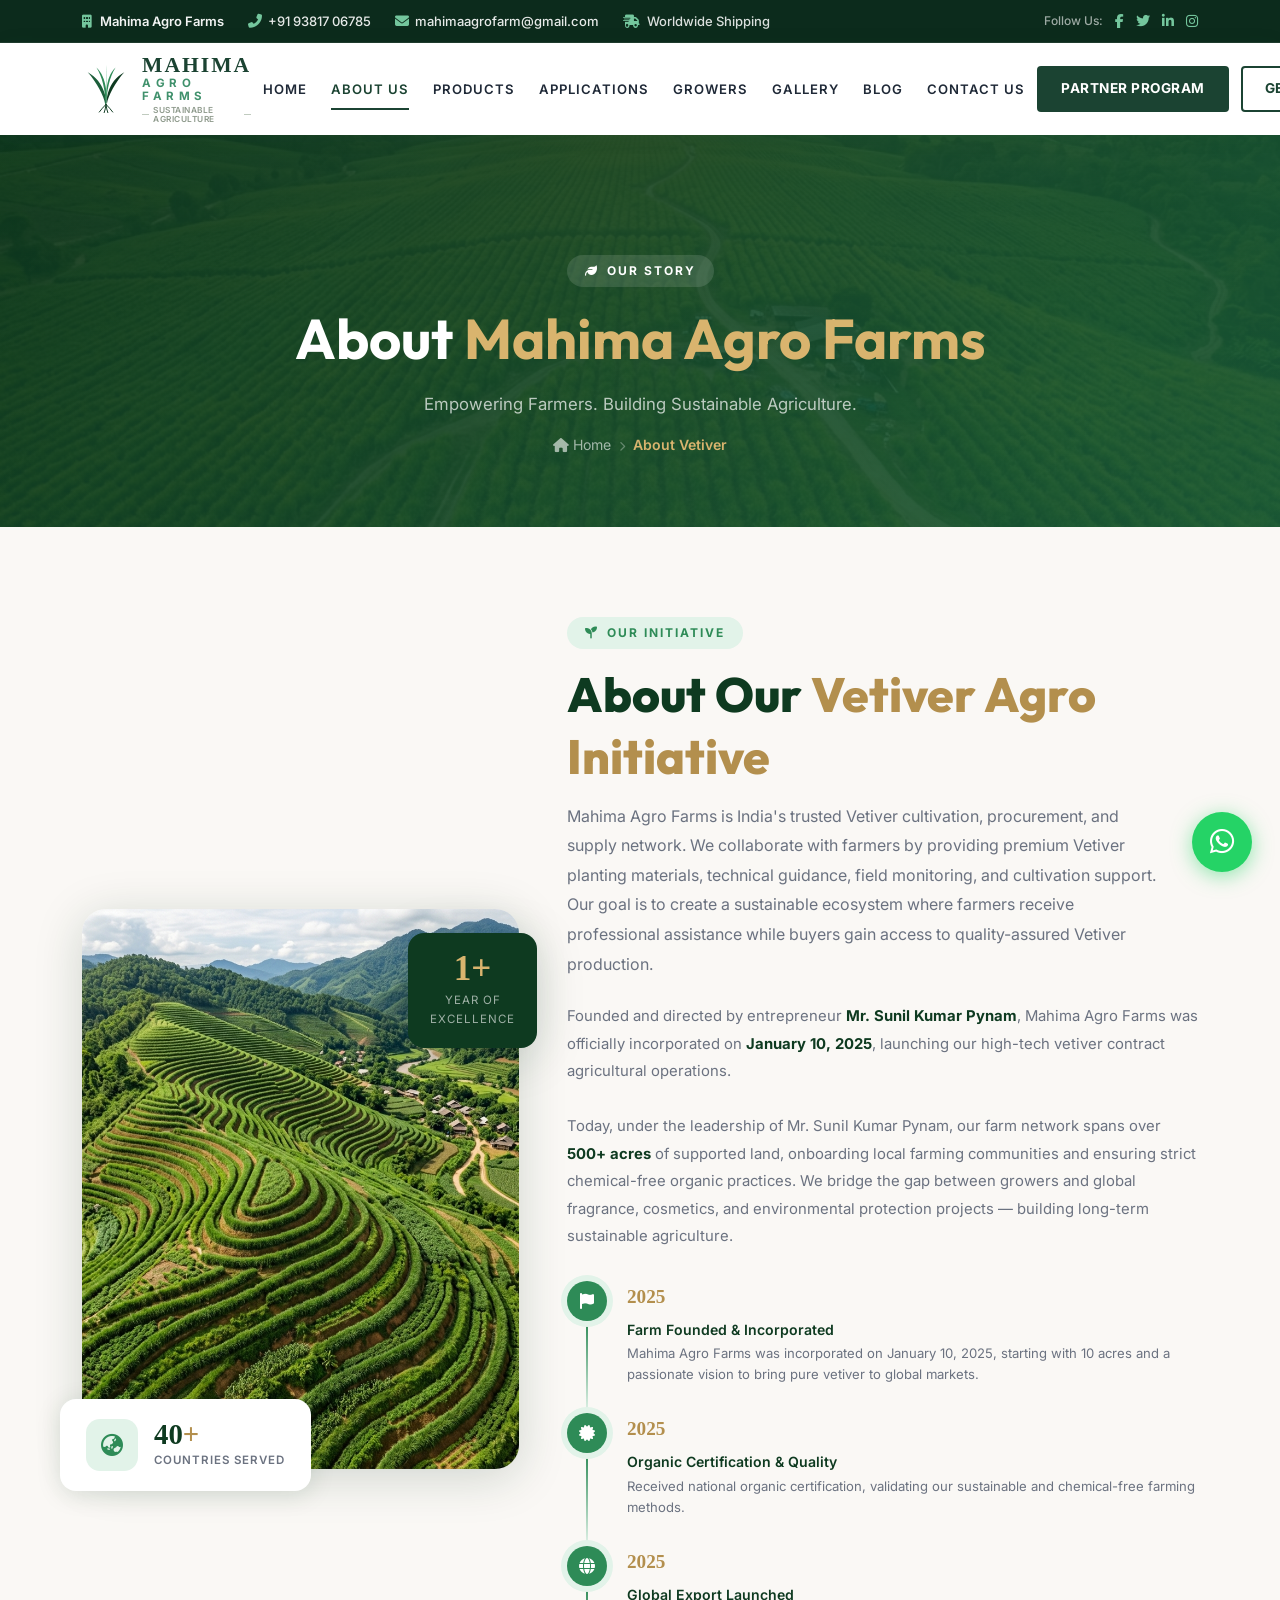
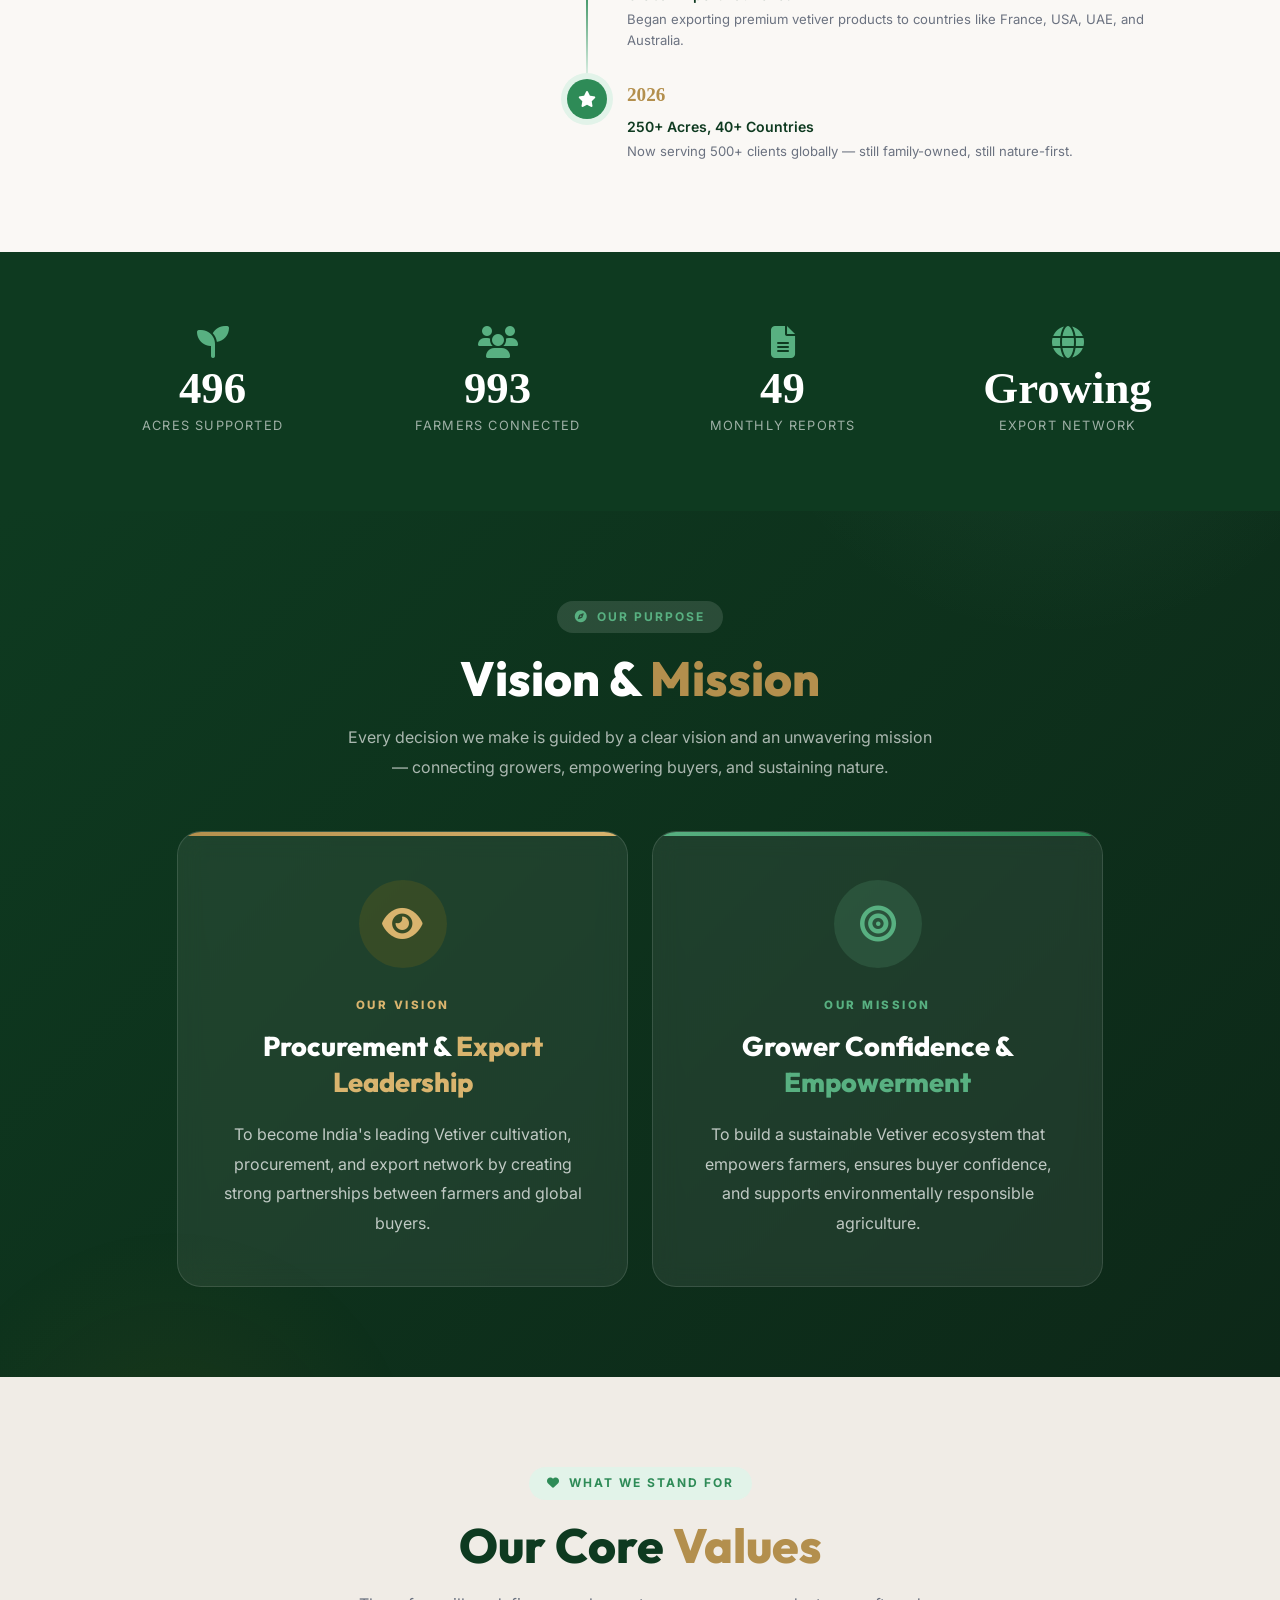
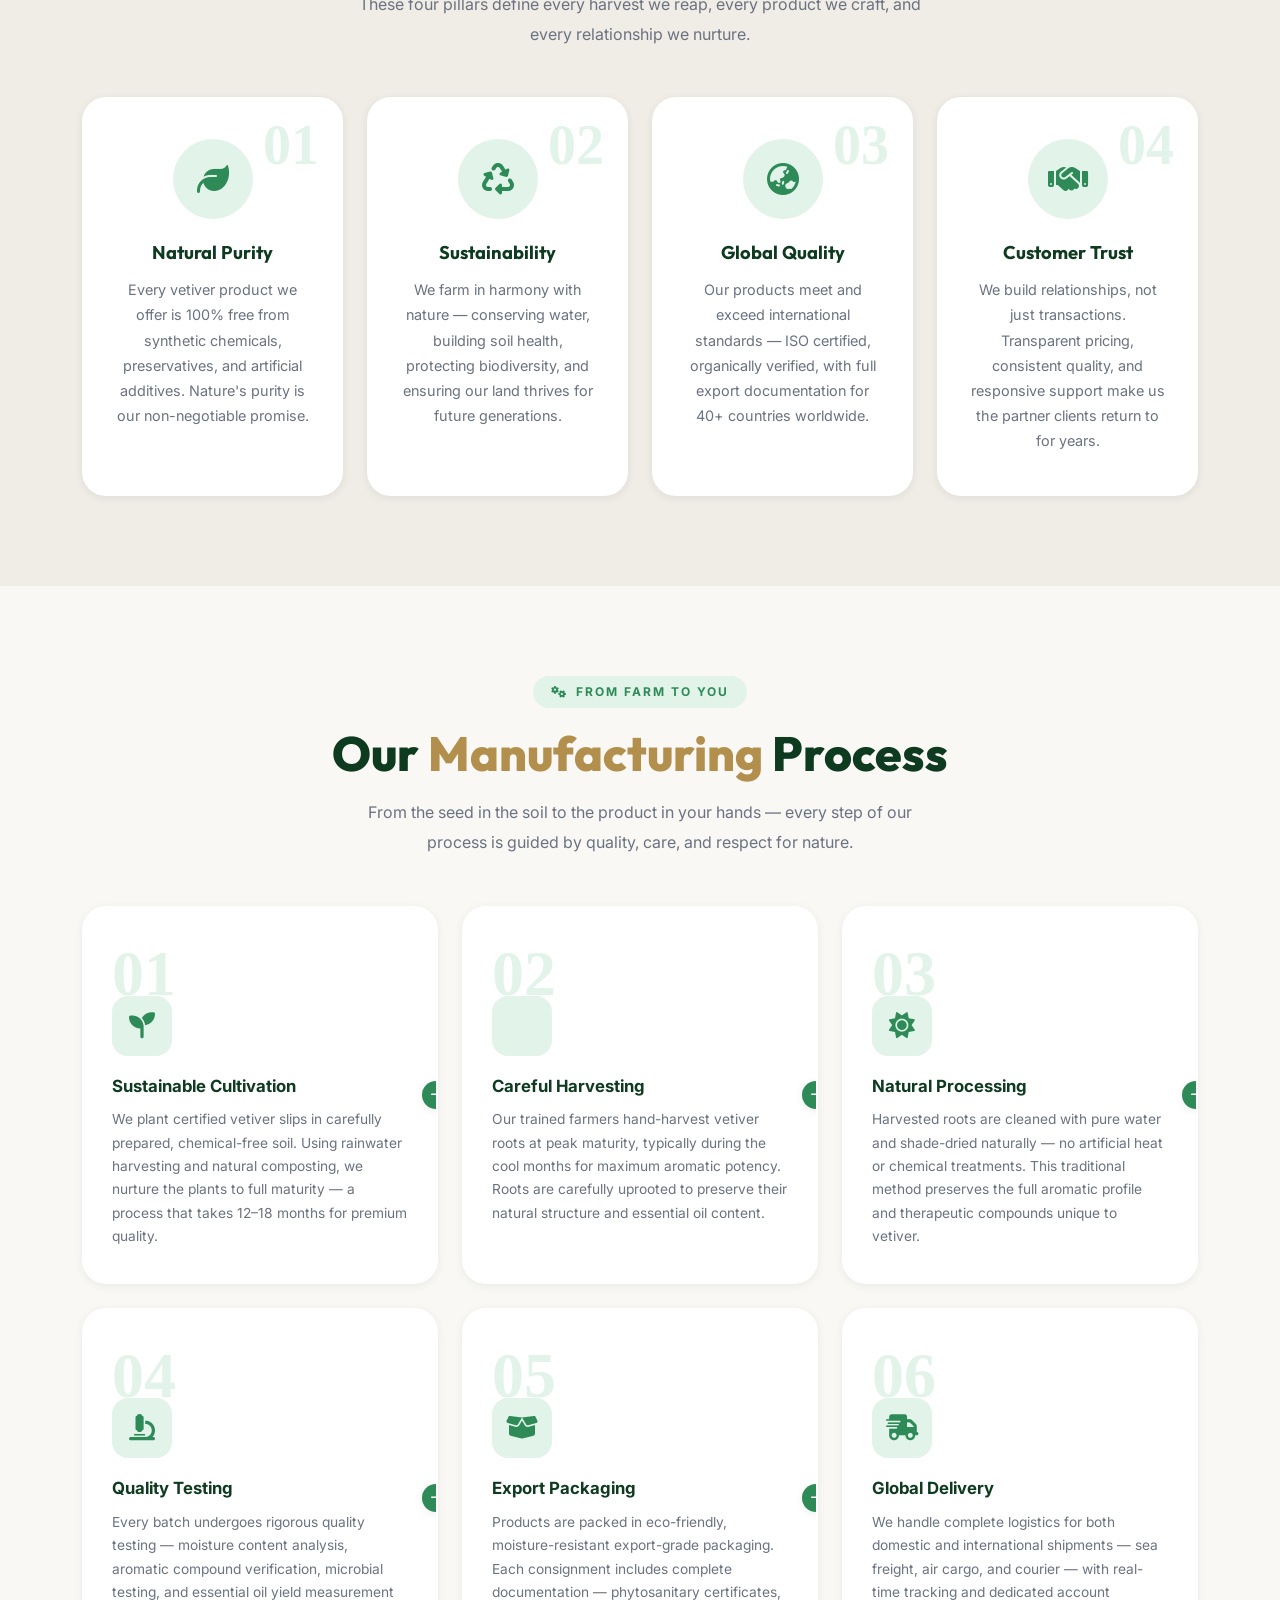
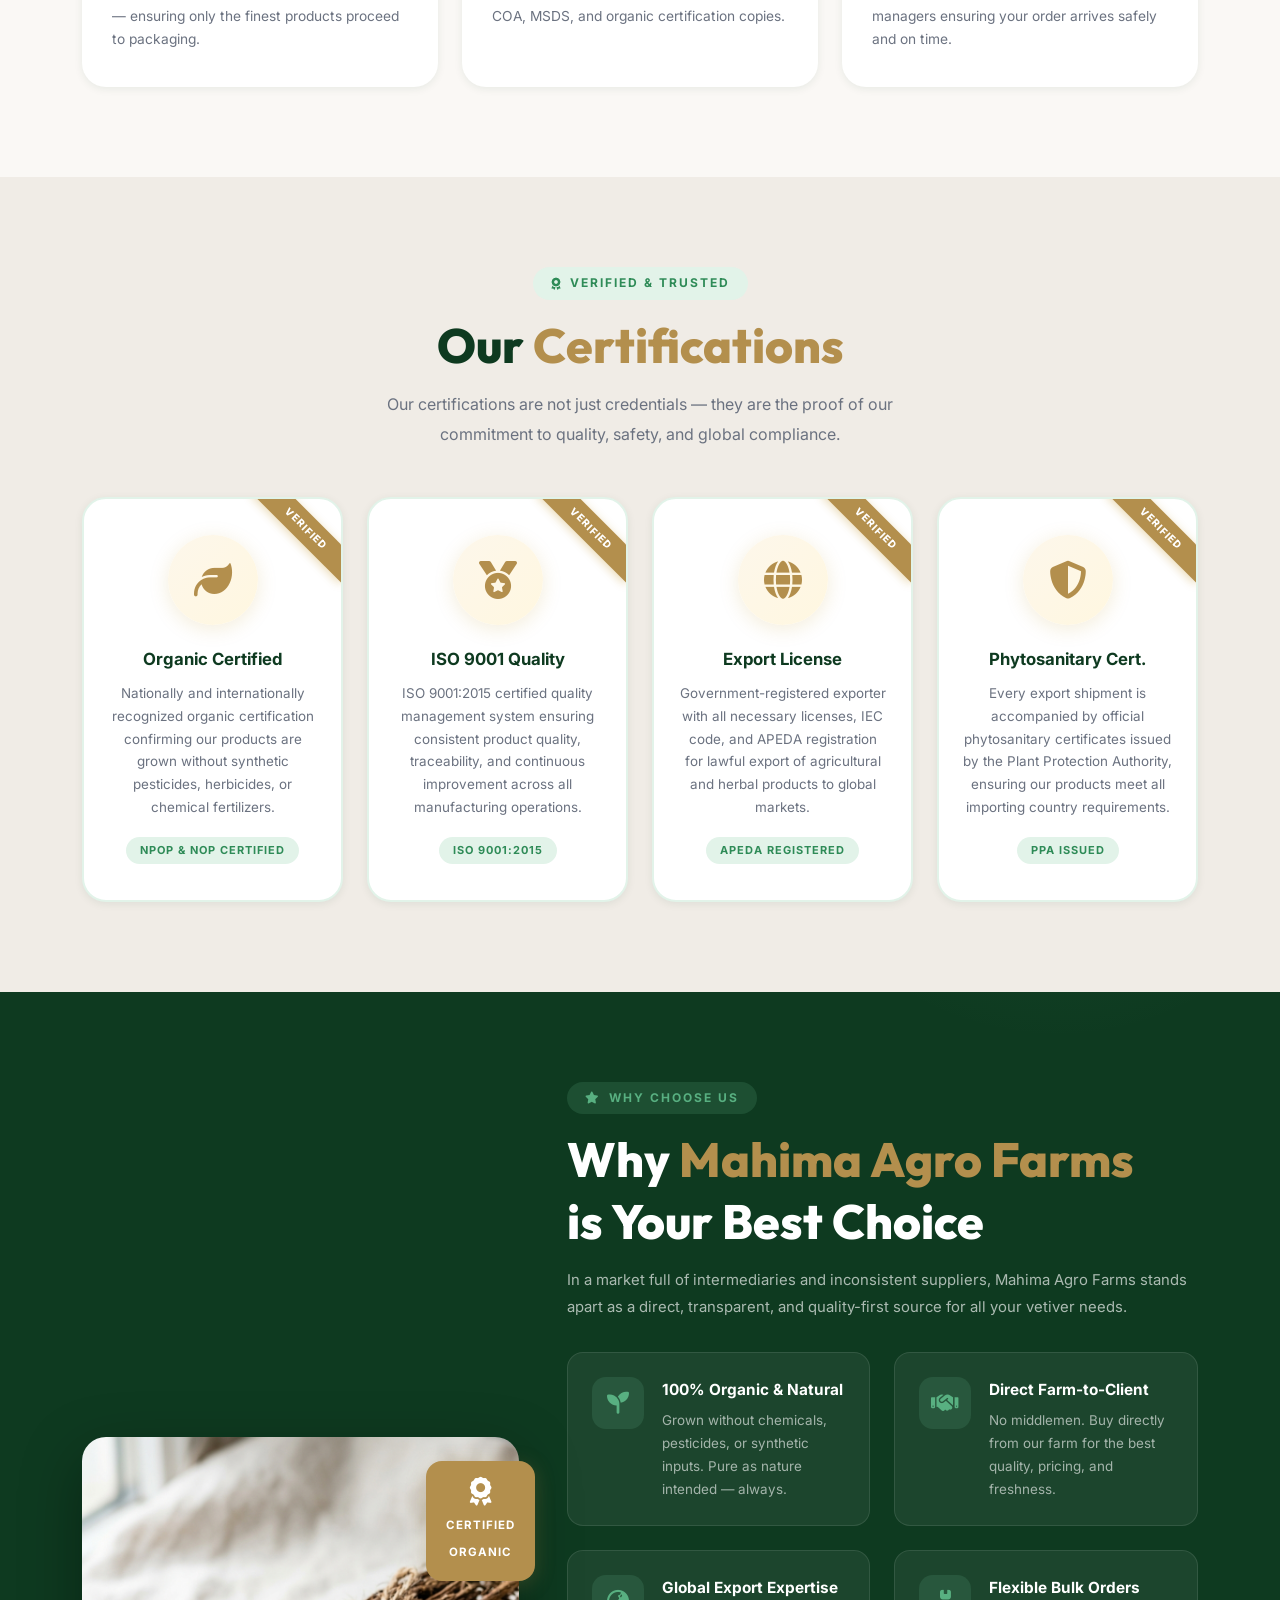
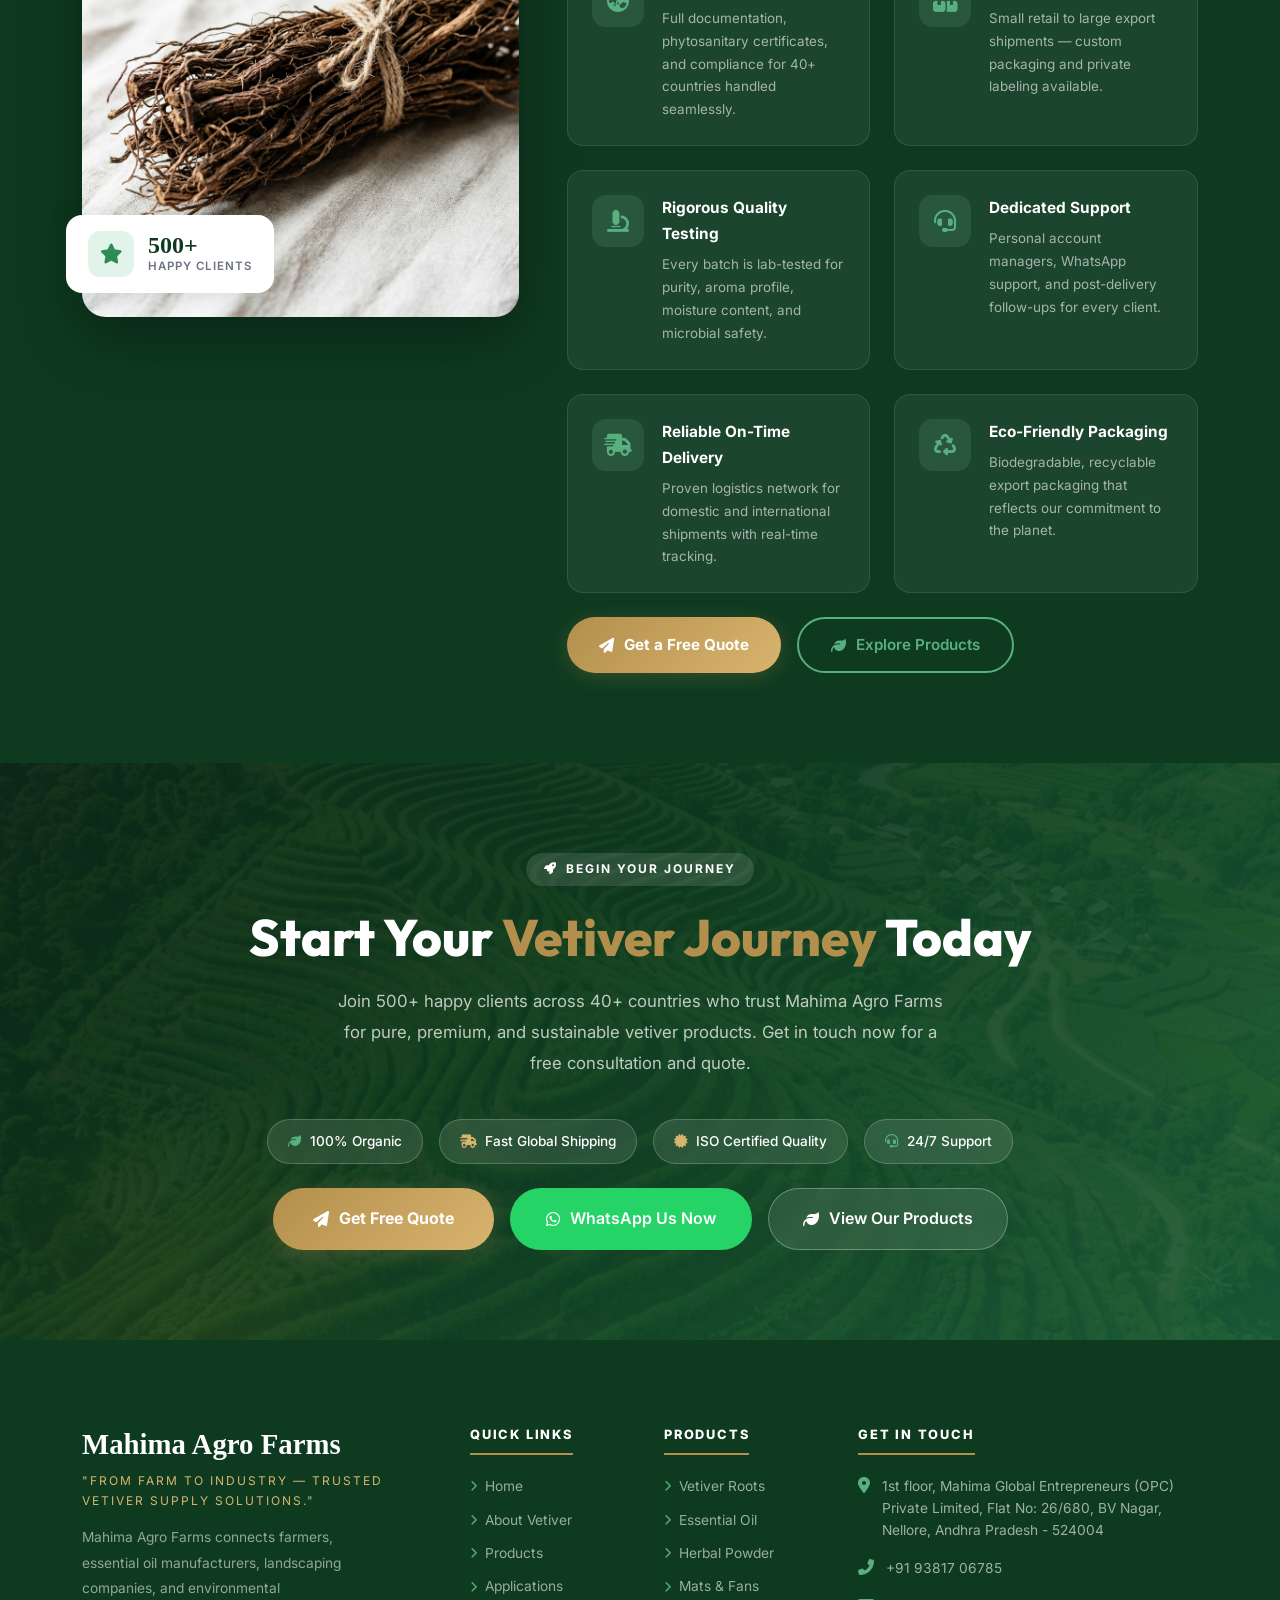
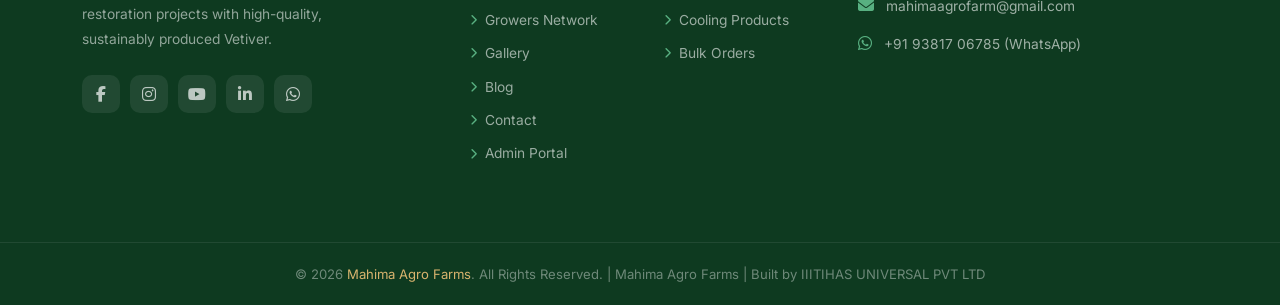
<file: about.html>
<!DOCTYPE html>
<html lang="en">
<head>
<meta charset="utf-8">
<title>About Mahima Agro Farms – Our Story, Vision & Mission | Natural • Pure • Sustainable</title>
<meta name="viewport" content="width=device-width, initial-scale=1.0">
<meta name="google-site-verification" content="Be-0m9ViL2fCjJJv4AKtLVnVhdVmcX80m7d5Nu3p8mY" />
<meta name="robots" content="index, follow" />
<link rel="canonical" href="https://mahimaagrofarms.com/about.html" />

<!-- Primary SEO Tags -->
<meta name="description" content="Learn about Mahima Agro Farms – an Indian agro farm company dedicated to sustainable contract farming and premium Vetiver grass products.">
<meta name="keywords" content="about Mahima Agro Farms, vetiver contract farming, sustainable agriculture, Sunil Kumar Pynam">

<!-- Open Graph / Facebook -->
<meta property="og:type" content="website">
<meta property="og:url" content="https://mahimaagrofarms.com/about.html">
<meta property="og:title" content="About Mahima Agro Farms – Sustainable Vetiver Farming">
<meta property="og:description" content="Dedicated to sustainable Vetiver cultivation, empowering farmers, and environmental conservation.">
<meta property="og:image" content="https://mahimaagrofarms.com/img/favicon.png">
<meta property="og:site_name" content="Mahima Agro Farms">

<link rel="icon" type="image/png" href="/favicon.png">
<link rel="shortcut icon" href="/favicon.ico">

<!-- Google Fonts -->
<link rel="preconnect" href="https://fonts.googleapis.com">
<link rel="preconnect" href="https://fonts.gstatic.com" crossorigin>

<!-- Icons -->
<link href="https://cdnjs.cloudflare.com/ajax/libs/font-awesome/6.5.0/css/all.min.css" rel="stylesheet">
<link href="https://cdn.jsdelivr.net/npm/bootstrap-icons@1.11.0/font/bootstrap-icons.css" rel="stylesheet">

<!-- Owl Carousel -->
<link href="lib/owlcarousel/assets/owl.carousel.min.css" rel="stylesheet">

<!-- Bootstrap -->
<link href="css/bootstrap.min.css" rel="stylesheet">

<!-- Vetiver Design System -->
<link href="css/vetiver.css" rel="stylesheet">

<style>
  /* ===== ABOUT PAGE EXTENDED STYLES ===== */

  /* Vision & Mission */
  .vision-mission-section {
    background: linear-gradient(135deg, var(--green-dark) 0%, #0d2818 100%);
    padding: 90px 0;
    position: relative;
    overflow: hidden;
  }
  .vision-mission-section::before {
    content: '';
    position: absolute;
    top: -60%;
    right: -8%;
    width: 650px;
    height: 650px;
    background: radial-gradient(circle, rgba(116,198,157,.09) 0%, transparent 70%);
    border-radius: 50%;
    pointer-events: none;
  }
  .vision-mission-section::after {
    content: '';
    position: absolute;
    bottom: -40%;
    left: -6%;
    width: 500px;
    height: 500px;
    background: radial-gradient(circle, rgba(184,134,11,.07) 0%, transparent 70%);
    border-radius: 50%;
    pointer-events: none;
  }
  .vm-card {
    background: rgba(255,255,255,.07);
    backdrop-filter: blur(12px);
    border: 1px solid rgba(255,255,255,.12);
    border-radius: var(--radius-lg);
    padding: 48px 38px;
    height: 100%;
    text-align: center;
    transition: var(--transition);
    position: relative;
    overflow: hidden;
  }
  .vm-card::before {
    content: '';
    position: absolute;
    top: 0; left: 0; right: 0;
    height: 4px;
    border-radius: var(--radius-lg) var(--radius-lg) 0 0;
    transition: var(--transition);
  }
  .vm-card.vision::before { background: linear-gradient(90deg, var(--gold), var(--gold-light)); }
  .vm-card.mission::before { background: linear-gradient(90deg, var(--green-light), var(--green-leaf)); }
  .vm-card:hover {
    background: rgba(255,255,255,.12);
    transform: translateY(-8px);
    box-shadow: 0 20px 60px rgba(0,0,0,.3);
  }
  .vm-icon-wrap {
    width: 88px; height: 88px;
    border-radius: 50%;
    display: flex; align-items: center; justify-content: center;
    font-size: 36px;
    margin: 0 auto 28px;
    transition: var(--transition);
  }
  .vm-card.vision .vm-icon-wrap { background: rgba(184,134,11,.15); color: var(--gold-light); }
  .vm-card.mission .vm-icon-wrap { background: rgba(116,198,157,.15); color: var(--green-light); }
  .vm-card:hover .vm-icon-wrap { transform: scale(1.1) rotate(5deg); }
  .vm-label {
    font-size: .72rem; font-weight: 800; letter-spacing: 2.5px;
    text-transform: uppercase; margin-bottom: 14px; display: block;
  }
  .vm-card.vision .vm-label { color: var(--gold-light); }
  .vm-card.mission .vm-label { color: var(--green-light); }
  .vm-title {
    font-size: 1.7rem; font-weight: 800; color: #fff;
    margin-bottom: 20px; line-height: 1.3;
  }
  .vm-title span { color: var(--gold-light); }
  .vm-card.mission .vm-title span { color: var(--green-light); }
  .vm-text {
    font-size: 1rem; color: rgba(255,255,255,.72);
    line-height: 1.85; margin: 0;
  }

  /* Values Section */
  .values-section { background: var(--sand); }
  .value-card {
    background: #fff;
    border-radius: var(--radius-lg);
    padding: 40px 30px;
    text-align: center;
    box-shadow: var(--shadow-sm);
    transition: var(--transition);
    height: 100%;
    border: 2px solid transparent;
    position: relative;
    overflow: hidden;
  }
  .value-card::after {
    content: '';
    position: absolute;
    bottom: 0; left: 0; right: 0;
    height: 0;
    background: linear-gradient(135deg, var(--green-dark), var(--green-mid));
    transition: height .4s ease;
    z-index: 0;
  }
  .value-card:hover { border-color: var(--green-leaf); transform: translateY(-8px); box-shadow: var(--shadow-lg); }
  .value-card > * { position: relative; z-index: 1; }
  .value-icon-wrap {
    width: 80px; height: 80px;
    background: var(--green-pale);
    border-radius: 50%;
    display: flex; align-items: center; justify-content: center;
    font-size: 32px; color: var(--green-leaf);
    margin: 0 auto 22px;
    transition: var(--transition);
  }
  .value-card:hover .value-icon-wrap { background: rgba(116,198,157,.2); color: var(--green-light); transform: scale(1.1); }
  .value-title {
    font-size: 1.15rem; font-weight: 700;
    color: var(--green-dark); margin-bottom: 12px;
    transition: var(--transition);
  }
  .value-card:hover .value-title { color: var(--green-dark); }
  .value-desc {
    font-size: .9rem; color: var(--text-muted);
    line-height: 1.75; margin: 0;
    transition: var(--transition);
  }
  .value-number {
    position: absolute; top: 18px; right: 22px;
    font-family: 'Playfair Display', serif;
    font-size: 3.5rem; font-weight: 800;
    color: var(--green-pale);
    line-height: 1; z-index: 0;
    transition: var(--transition);
  }
  .value-card:hover .value-number { color: rgba(116,198,157,.15); }

  /* Process Section */
  .process-section { background: var(--cream); }
  .process-grid {
    display: grid;
    grid-template-columns: repeat(3, 1fr);
    gap: 24px;
    margin-top: 20px;
  }
  .process-card {
    background: #fff;
    border-radius: var(--radius-lg);
    padding: 34px 28px;
    box-shadow: var(--shadow-sm);
    position: relative;
    transition: var(--transition);
    border: 2px solid transparent;
    overflow: hidden;
  }
  .process-card:hover {
    border-color: var(--green-leaf);
    transform: translateY(-6px);
    box-shadow: var(--shadow-md);
  }
  .process-num {
    font-family: 'Playfair Display', serif;
    font-size: 4rem; font-weight: 800;
    color: var(--green-pale);
    line-height: 1;
    margin-bottom: -10px;
    display: block;
    transition: var(--transition);
  }
  .process-card:hover .process-num { color: rgba(64,145,108,.15); }
  .process-icon {
    width: 60px; height: 60px;
    background: var(--green-pale);
    border-radius: 16px;
    display: flex; align-items: center; justify-content: center;
    font-size: 26px; color: var(--green-leaf);
    margin-bottom: 16px;
    transition: var(--transition);
  }
  .process-card:hover .process-icon { background: var(--green-leaf); color: #fff; }
  .process-title {
    font-size: 1.05rem; font-weight: 700;
    color: var(--green-dark); margin-bottom: 8px;
    font-family: 'Inter', sans-serif;
  }
  .process-desc {
    font-size: .86rem; color: var(--text-muted);
    line-height: 1.7; margin: 0;
  }
  .process-arrow {
    position: absolute; top: 50%; right: -14px;
    width: 28px; height: 28px;
    background: var(--green-leaf);
    border-radius: 50%;
    display: flex; align-items: center; justify-content: center;
    color: #fff; font-size: 12px;
    transform: translateY(-50%);
    z-index: 5;
    box-shadow: var(--shadow-sm);
  }
  @media (max-width: 991.98px) {
    .process-grid { grid-template-columns: repeat(2, 1fr); }
    .process-arrow { display: none; }
  }
  @media (max-width: 575.98px) {
    .process-grid { grid-template-columns: 1fr; }
  }

  /* Certifications Section */
  .cert-section { background: var(--sand); }
  .cert-card {
    background: #fff;
    border-radius: var(--radius-lg);
    padding: 36px 24px;
    text-align: center;
    box-shadow: var(--shadow-sm);
    transition: var(--transition);
    height: 100%;
    border: 2px solid var(--green-pale);
    position: relative;
    overflow: hidden;
  }
  .cert-card:hover {
    border-color: var(--gold);
    transform: translateY(-8px);
    box-shadow: var(--shadow-gold);
  }
  .cert-badge-icon {
    width: 90px; height: 90px;
    background: linear-gradient(135deg, var(--gold-pale), #fff7e0);
    border-radius: 50%;
    display: flex; align-items: center; justify-content: center;
    font-size: 38px; color: var(--gold);
    margin: 0 auto 20px;
    box-shadow: 0 4px 20px rgba(184,134,11,.15);
    transition: var(--transition);
  }
  .cert-card:hover .cert-badge-icon { background: linear-gradient(135deg, var(--gold), var(--gold-light)); color: #fff; box-shadow: var(--shadow-gold); transform: scale(1.08); }
  .cert-name {
    font-size: 1.05rem; font-weight: 700;
    color: var(--green-dark); margin-bottom: 8px;
    font-family: 'Inter', sans-serif;
  }
  .cert-body {
    font-size: .84rem; color: var(--text-muted);
    line-height: 1.7; margin-bottom: 16px;
  }
  .cert-tag {
    display: inline-block;
    background: var(--green-pale); color: var(--green-leaf);
    font-size: 11px; font-weight: 700; letter-spacing: 1px;
    text-transform: uppercase; padding: 4px 14px;
    border-radius: 100px;
  }
  .cert-card:hover .cert-tag { background: var(--gold-pale); color: var(--gold); }
  .cert-verified-ribbon {
    position: absolute; top: 16px; right: -28px;
    background: var(--gold); color: #fff;
    font-size: 10px; font-weight: 800; letter-spacing: 1px;
    text-transform: uppercase; padding: 5px 36px;
    transform: rotate(45deg);
    box-shadow: 0 2px 10px rgba(184,134,11,.3);
  }

  /* Why Choose Us - About Page version */
  .why-about-section {
    background: var(--green-dark);
    padding: 90px 0;
    position: relative;
    overflow: hidden;
  }
  .why-about-section::before {
    content: '';
    position: absolute;
    top: -40%; right: -6%;
    width: 600px; height: 600px;
    background: radial-gradient(circle, rgba(116,198,157,.1) 0%, transparent 70%);
    border-radius: 50%;
    pointer-events: none;
  }
  .why-about-grid {
    display: grid;
    grid-template-columns: 1fr 1fr;
    gap: 24px;
  }
  .why-benefit-card {
    background: rgba(255,255,255,.06);
    border: 1px solid rgba(255,255,255,.1);
    border-radius: var(--radius-md);
    padding: 24px;
    display: flex; align-items: flex-start; gap: 18px;
    transition: var(--transition);
  }
  .why-benefit-card:hover {
    background: rgba(255,255,255,.11);
    border-color: rgba(116,198,157,.3);
    transform: translateY(-4px);
  }
  .why-benefit-icon {
    width: 52px; height: 52px; flex-shrink: 0;
    background: rgba(116,198,157,.14);
    border-radius: 14px;
    display: flex; align-items: center; justify-content: center;
    font-size: 22px; color: var(--green-light);
    transition: var(--transition);
  }
  .why-benefit-card:hover .why-benefit-icon { background: var(--green-leaf); color: #fff; }
  .why-benefit-title {
    font-family: 'Inter', sans-serif;
    font-size: .96rem; font-weight: 700;
    color: #fff; margin-bottom: 6px;
  }
  .why-benefit-text {
    font-size: .84rem; color: rgba(255,255,255,.6);
    line-height: 1.7; margin: 0;
  }
  @media (max-width: 767.98px) {
    .why-about-grid { grid-template-columns: 1fr; }
  }

  /* CTA Banner */
  .about-cta {
    background: linear-gradient(135deg, #0d2818, var(--green-dark) 40%, var(--green-mid));
    padding: 90px 0;
    position: relative; overflow: hidden;
  }
  .about-cta::before {
    content: '';
    position: absolute; inset: 0;
    background: url('img/vetiver_agriculture.jpg') center/cover no-repeat;
    opacity: .08; pointer-events: none;
  }
  .about-cta::after {
    content: '';
    position: absolute;
    bottom: -40%; left: -5%;
    width: 500px; height: 500px;
    background: radial-gradient(circle, rgba(184,134,11,.1) 0%, transparent 70%);
    border-radius: 50%; pointer-events: none;
  }

  /* Story Timeline line */
  .story-timeline-line {
    display: flex; flex-direction: column; gap: 0;
  }
  .timeline-item {
    display: flex; gap: 20px; padding-bottom: 28px;
    position: relative;
  }
  .timeline-item:last-child { padding-bottom: 0; }
  .timeline-item::before {
    content: '';
    position: absolute; left: 19px; top: 40px; bottom: 0;
    width: 2px;
    background: linear-gradient(180deg, var(--green-leaf), var(--green-pale));
  }
  .timeline-item:last-child::before { display: none; }
  .tl-dot {
    width: 40px; height: 40px; flex-shrink: 0;
    background: var(--green-leaf); border-radius: 50%;
    display: flex; align-items: center; justify-content: center;
    color: #fff; font-size: 16px;
    box-shadow: 0 0 0 6px var(--green-pale);
    z-index: 1;
  }
  .tl-year {
    font-family: 'Playfair Display', serif;
    font-size: 1.2rem; font-weight: 800;
    color: var(--gold); margin-bottom: 4px;
  }
  .tl-event { font-size: .88rem; font-weight: 600; color: var(--green-dark); margin-bottom: 2px; }
  .tl-desc { font-size: .82rem; color: var(--text-muted); margin: 0; line-height: 1.6; }

  /* Story section image */
  .story-img-wrap { position: relative; }
  .story-img {
    width: 100%; height: 560px; object-fit: cover;
    border-radius: var(--radius-lg); box-shadow: var(--shadow-lg);
  }
  .story-img-overlay {
    position: absolute; bottom: -22px; left: -22px;
    background: #fff; border-radius: var(--radius-md);
    padding: 20px 26px; box-shadow: var(--shadow-md);
    display: flex; align-items: center; gap: 16px;
    max-width: 260px;
  }
  .sio-icon {
    width: 52px; height: 52px; flex-shrink: 0;
    background: var(--green-pale); border-radius: 14px;
    display: flex; align-items: center; justify-content: center;
    font-size: 22px; color: var(--green-leaf);
  }
  .sio-num {
    font-family: 'Playfair Display', serif;
    font-size: 1.8rem; font-weight: 800; color: var(--green-dark); line-height: 1;
  }
  .sio-num span { color: var(--gold); }
  .sio-lbl { font-size: .72rem; color: var(--text-muted); font-weight: 600; text-transform: uppercase; letter-spacing: 1px; margin-top: 2px; }
  .story-img-badge {
    position: absolute; top: 24px; right: -18px;
    background: var(--green-dark); color: #fff;
    padding: 18px 22px; border-radius: var(--radius-md);
    text-align: center; box-shadow: var(--shadow-lg);
  }
  .story-img-badge .num {
    font-family: 'Playfair Display', serif;
    font-size: 2.2rem; font-weight: 800; color: var(--gold-light); line-height: 1;
  }
  .story-img-badge .lbl { font-size: .72rem; color: rgba(255,255,255,.6); margin-top: 4px; letter-spacing: 1px; text-transform: uppercase; }
  @media (max-width: 991.98px) {
    .story-img-overlay { left: 0; }
    .story-img-badge { right: 0; top: 16px; }
    .story-img { height: 420px; }
  }
  @media (max-width: 767.98px) {
    .story-img-overlay { position: static; margin-top: 20px; max-width: 100%; }
    .story-img-badge { display: none; }
  }

  /* Stats Bar for About */
  .about-stats-bar { background: var(--green-dark); padding: 60px 0; }
  .about-stat-item {
    text-align: center; padding: 14px 20px;
    border-right: 1px solid rgba(255,255,255,.1);
  }
  .about-stat-item:last-child { border-right: none; }
</style>
</head>
<body>

<!-- ====== FLOATING WHATSAPP ====== -->
<div class="floating-wa">
  <span class="floating-wa-tip">Chat on WhatsApp</span>
  <a href="https://wa.me/919381706785?text=Hello%20Agro%20Farms%2C%20I%20would%20like%20to%20know%20more%20about%20your%20farm%20and%20products."
     class="floating-wa-btn" target="_blank" rel="noopener" aria-label="Chat on WhatsApp">
    <i class="fab fa-whatsapp"></i>
  </a>
</div>

<!-- ====== BACK TO TOP ====== -->
<a href="#" class="back-to-top" id="back-to-top" aria-label="Back to top">
  <i class="bi bi-arrow-up"></i>
</a>

<!-- ====== TOPBAR ====== -->
<div class="v-topbar d-none d-lg-block">
  <div class="container">
    <div class="row align-items-center">
      <div class="col-lg-9">
        <div class="d-flex align-items-center flex-wrap" style="gap: 24px;">
          <span class="v-topbar-company" style="display: inline-flex; align-items: center; gap: 8px; margin-right: 0;"><i class="fas fa-building" style="color: #74C69D;"></i> Mahima Agro Farms</span>
          <a href="tel:+919381706785" style="margin-right: 0;"><i class="fas fa-phone-alt"></i> +91 93817 06785</a>
          <a href="mailto:mahimaagrofarm@gmail.com" style="margin-right: 0;"><i class="fas fa-envelope"></i> mahimaagrofarm@gmail.com</a>
          <span class="v-topbar-shipping" style="margin-right: 0;"><i class="fas fa-shipping-fast"></i> Worldwide Shipping</span>
        </div>
      </div>
      <div class="col-lg-3">
        <div class="d-flex align-items-center justify-content-end">
          <div class="v-topbar-social">
            <span>Follow Us:</span>
            <a href="#" aria-label="Facebook"><i class="fab fa-facebook-f"></i></a>
            <a href="#" aria-label="Twitter"><i class="fab fa-twitter"></i></a>
            <a href="#" aria-label="LinkedIn"><i class="fab fa-linkedin-in"></i></a>
            <a href="#" aria-label="Instagram"><i class="fab fa-instagram"></i></a>
          </div>
        </div>
      </div>
    </div>
  </div>
</div>

<!-- ====== NAVBAR ====== -->
<nav class="v-navbar navbar navbar-expand-lg" id="mainNavbar">
  <div class="container">
    <a href="index.html" class="v-brand" aria-label="Mahima Agro Farms Home">
            <svg xmlns="http://www.w3.org/2000/svg" viewBox="0 0 100 100" class="v-brand-logo-svg">
        <path d="M50 82 C52 75, 48 35, 12 15 C30 35, 46 65, 48 80 Z" fill="#1B5E3A"/>
        <path d="M50 82 C53 72, 53 25, 30 5 C42 22, 49 55, 49 80 Z" fill="#2E8B57"/>
        <path d="M51 82 C50 72, 47 25, 70 5 C58 22, 51 55, 51 80 Z" fill="#2E8B57"/>
        <path d="M52 82 C50 75, 52 35, 88 15 C70 35, 54 65, 52 80 Z" fill="#0E3A20"/>
        <path d="M50 82 C50 70, 50 15, 50 0 C51 15, 51 70, 50 82 Z" fill="#58B081"/>
        <path d="M50 82 Q42 90, 36 98 M50 82 Q49 92, 46 100 M50 82 Q51 92, 54 100 M50 82 Q58 90, 64 98" stroke="#0E3A20" stroke-width="2" fill="none" stroke-linecap="round"/>
      </svg>
      <div class="v-brand-text">
        <span class="v-brand-title" style="letter-spacing: 2px;">MAHIMA</span>
        <span class="v-brand-subtitle" style="letter-spacing: 4.5px;">AGRO FARMS</span>
        <span class="v-brand-tagline">Sustainable Agriculture</span>
      </div>
    </a>
    
    <div class="d-flex align-items-center">
      <!-- Sticky Action Buttons for Mobile Header -->
      <div class="mobile-nav-actions d-flex d-lg-none">
        <a href="tel:+919381706785" class="mobile-nav-btn phone" aria-label="Call Us"><i class="fas fa-phone-alt"></i></a>
        <a href="https://wa.me/919381706785" class="mobile-nav-btn whatsapp" target="_blank" aria-label="Chat on WhatsApp"><i class="fab fa-whatsapp"></i></a>
      </div>
      
      <!-- Hamburger Menu Toggler -->
      <button class="navbar-toggler border-0 p-1" type="button" data-bs-toggle="collapse" data-bs-target="#navbarCollapse" aria-label="Toggle navigation">
        <span class="navbar-toggler-icon"></span>
      </button>
    </div>
    
    <div class="collapse navbar-collapse" id="navbarCollapse">
      <!-- Close button inside mobile menu collapse -->
      <button class="mobile-menu-close d-lg-none" type="button" data-bs-toggle="collapse" data-bs-target="#navbarCollapse" aria-label="Close menu">
        <i class="fas fa-times"></i>
      </button>
      
      <div class="navbar-nav mx-auto">
        <a href="index.html"    class="nav-item nav-link v-nav-link">Home</a>
        <a href="about.html"    class="nav-item nav-link v-nav-link active">About Us</a>
        <a href="product.html"  class="nav-item nav-link v-nav-link">Products</a>
        <a href="service.html"  class="nav-item nav-link v-nav-link">Applications</a>
        <a href="growers.html"  class="nav-item nav-link v-nav-link" id="nav-growers-link">Growers</a>
        <a href="gallery.html"  class="nav-item nav-link v-nav-link">Gallery</a>
        <a href="blog.html"     class="nav-item nav-link v-nav-link">Blog</a>
        <a href="contact.html"  class="nav-item nav-link v-nav-link">Contact Us</a>
      </div>
      <div class="v-nav-cta d-none d-lg-flex">
        <a href="contact.html#partner-form" class="v-btn-quote" id="navbar-partner-btn">Partner Program</a>
        <a href="contact.html#inquiry" class="v-btn-quote-outline" id="navbar-quote-btn">Get Quote</a>
      </div>
    </div>
  </div>
</nav>

<!-- ====== PAGE HERO ====== -->
<section class="page-hero">
  <div class="container">
    <div class="page-hero-content">
      <div class="section-badge d-inline-flex" style="background:rgba(255,255,255,.12);color:#fff;margin-bottom:16px;">
        <i class="fas fa-leaf"></i> Our Story
      </div>
      <h1>About <span style="color:var(--gold-light);">Mahima Agro Farms</span></h1>
      <p>Empowering Farmers. Building Sustainable Agriculture.</p>
      <nav class="breadcrumb-v" aria-label="Breadcrumb">
        <a href="index.html"><i class="fas fa-home me-1"></i>Home</a>
        <span class="sep"><i class="fas fa-chevron-right" style="font-size:10px;"></i></span>
        <span class="cur">About Vetiver</span>
      </nav>
    </div>
  </div>
</section>

<!-- ====== OUR STORY SECTION ====== -->
<section class="about-section" id="our-story" style="background:var(--cream);">
  <div class="container">
    <div class="row align-items-center g-5">

      <!-- Left: Image with overlays -->
      <div class="col-lg-5 animate-on-scroll">
        <div class="story-img-wrap">
          <img src="img/vetiver_agriculture.jpg" alt="Mahima Agro Farms - Sustainable Farming Fields" class="story-img">
          <!-- Year Badge top right -->
          <div class="story-img-badge">
            <div class="num">1+</div>
            <div class="lbl">Year of<br>Excellence</div>
          </div>
          <!-- Bottom left card -->
          <div class="story-img-overlay">
            <div class="sio-icon"><i class="fas fa-globe-asia"></i></div>
            <div>
              <div class="sio-num">40<span>+</span></div>
              <div class="sio-lbl">Countries Served</div>
            </div>
          </div>
        </div>
      </div>

      <!-- Right: Story Content -->
      <div class="col-lg-7 animate-on-scroll d2">
        <div class="section-badge"><i class="fas fa-seedling"></i> Our Initiative</div>
        <h2 class="section-title">About Our <span>Vetiver Agro Initiative</span></h2>
        <p class="section-subtitle mb-4">
          Mahima Agro Farms is India's trusted Vetiver cultivation, procurement, and supply network. We collaborate with farmers by providing premium Vetiver planting materials, technical guidance, field monitoring, and cultivation support. Our goal is to create a sustainable ecosystem where farmers receive professional assistance while buyers gain access to quality-assured Vetiver production.
        </p>
        <p style="font-size:.93rem;color:var(--text-muted);line-height:1.85;margin-bottom:30px;">
          Founded and directed by entrepreneur <strong style="color:var(--green-dark);">Mr. Sunil Kumar Pynam</strong>, Mahima Agro Farms was officially incorporated on <strong style="color:var(--green-dark);">January 10, 2025</strong>, launching our high-tech vetiver contract agricultural operations.
          <br><br>
          Today, under the leadership of Mr. Sunil Kumar Pynam, our farm network spans over <strong style="color:var(--green-dark);">500+ acres</strong> of supported land, onboarding local farming communities and ensuring strict chemical-free organic practices. We bridge the gap between growers and global fragrance, cosmetics, and environmental protection projects — building long-term sustainable agriculture.
        </p>

        <!-- Timeline -->
        <div class="story-timeline-line">
          <div class="timeline-item">
            <div class="tl-dot"><i class="fas fa-flag"></i></div>
            <div>
              <div class="tl-year">2025</div>
              <div class="tl-event">Farm Founded &amp; Incorporated</div>
              <div class="tl-desc">Mahima Agro Farms was incorporated on January 10, 2025, starting with 10 acres and a passionate vision to bring pure vetiver to global markets.</div>
            </div>
          </div>
          <div class="timeline-item">
            <div class="tl-dot"><i class="fas fa-certificate"></i></div>
            <div>
              <div class="tl-year">2025</div>
              <div class="tl-event">Organic Certification &amp; Quality</div>
              <div class="tl-desc">Received national organic certification, validating our sustainable and chemical-free farming methods.</div>
            </div>
          </div>
          <div class="timeline-item">
            <div class="tl-dot"><i class="fas fa-globe"></i></div>
            <div>
              <div class="tl-year">2025</div>
              <div class="tl-event">Global Export Launched</div>
              <div class="tl-desc">Began exporting premium vetiver products to countries like France, USA, UAE, and Australia.</div>
            </div>
          </div>
          <div class="timeline-item">
            <div class="tl-dot"><i class="fas fa-star"></i></div>
            <div>
              <div class="tl-year">2026</div>
              <div class="tl-event">250+ Acres, 40+ Countries</div>
              <div class="tl-desc">Now serving 500+ clients globally — still family-owned, still nature-first.</div>
            </div>
          </div>
        </div>
      </div>

    </div>
  </div>
</section>

<!-- ====== STATS BAR ====== -->
<div class="about-stats-bar animate-on-scroll">
  <div class="container">
    <div class="row text-center">
      <div class="col-6 col-md-3">
        <div class="about-stat-item">
          <i class="fas fa-seedling stat-icon"></i>
          <span class="stat-num"><span data-target="500" data-suffix="+"></span></span>
          <span class="stat-lbl">Acres Supported</span>
        </div>
      </div>
      <div class="col-6 col-md-3">
        <div class="about-stat-item">
          <i class="fas fa-users stat-icon"></i>
          <span class="stat-num"><span data-target="1000" data-suffix="+"></span></span>
          <span class="stat-lbl">Farmers Connected</span>
        </div>
      </div>
      <div class="col-6 col-md-3">
        <div class="about-stat-item">
          <i class="fas fa-file-alt stat-icon"></i>
          <span class="stat-num"><span data-target="50" data-suffix="+"></span></span>
          <span class="stat-lbl">Monthly Reports</span>
        </div>
      </div>
      <div class="col-6 col-md-3">
        <div class="about-stat-item">
          <i class="fas fa-globe stat-icon"></i>
          <span class="stat-num">Growing</span>
          <span class="stat-lbl">Export Network</span>
        </div>
      </div>
    </div>
  </div>
</div>

<section class="vision-mission-section" id="vision-mission">
  <div class="container">
    <div class="text-center mb-5 animate-on-scroll">
      <div class="section-badge" style="background:rgba(255,255,255,.12);color:var(--green-light);">
        <i class="fas fa-compass"></i> Our Purpose
      </div>
      <h2 class="section-title" style="color:#fff;">Vision &amp; <span>Mission</span></h2>
      <p class="section-subtitle mx-auto" style="color:rgba(255,255,255,.65);">
        Every decision we make is guided by a clear vision and an unwavering mission — connecting growers, empowering buyers, and sustaining nature.
      </p>
    </div>
    <div class="row g-4 justify-content-center">
      <!-- Vision Card -->
      <div class="col-lg-5 col-md-6 animate-on-scroll d2">
        <div class="vm-card vision">
          <div class="vm-icon-wrap">
            <i class="fas fa-eye"></i>
          </div>
          <span class="vm-label">Our Vision</span>
          <h3 class="vm-title">Procurement &amp; <span>Export Leadership</span></h3>
          <p class="vm-text">
            To become India's leading Vetiver cultivation, procurement, and export network by creating strong partnerships between farmers and global buyers.
          </p>
        </div>
      </div>
      <!-- Mission Card -->
      <div class="col-lg-5 col-md-6 animate-on-scroll d3">
        <div class="vm-card mission">
          <div class="vm-icon-wrap">
            <i class="fas fa-bullseye"></i>
          </div>
          <span class="vm-label">Our Mission</span>
          <h3 class="vm-title">Grower Confidence &amp; <span>Empowerment</span></h3>
          <p class="vm-text">
            To build a sustainable Vetiver ecosystem that empowers farmers, ensures buyer confidence, and supports environmentally responsible agriculture.
          </p>
        </div>
      </div>
    </div>
  </div>
</section>

<!-- ====== OUR VALUES SECTION ====== -->
<section class="values-section" id="values">
  <div class="container">
    <div class="text-center mb-5 animate-on-scroll">
      <div class="section-badge"><i class="fas fa-heart"></i> What We Stand For</div>
      <h2 class="section-title">Our Core <span>Values</span></h2>
      <p class="section-subtitle mx-auto">
        These four pillars define every harvest we reap, every product we craft, and every relationship we nurture.
      </p>
    </div>
    <div class="row g-4">
      <!-- Value 1 -->
      <div class="col-md-6 col-lg-3 animate-on-scroll d1">
        <div class="value-card">
          <span class="value-number">01</span>
          <div class="value-icon-wrap">
            <i class="fas fa-leaf"></i>
          </div>
          <h4 class="value-title">Natural Purity</h4>
          <p class="value-desc">
            Every vetiver product we offer is 100% free from synthetic chemicals, preservatives, and artificial additives. Nature's purity is our non-negotiable promise.
          </p>
        </div>
      </div>
      <!-- Value 2 -->
      <div class="col-md-6 col-lg-3 animate-on-scroll d2">
        <div class="value-card">
          <span class="value-number">02</span>
          <div class="value-icon-wrap">
            <i class="fas fa-recycle"></i>
          </div>
          <h4 class="value-title">Sustainability</h4>
          <p class="value-desc">
            We farm in harmony with nature — conserving water, building soil health, protecting biodiversity, and ensuring our land thrives for future generations.
          </p>
        </div>
      </div>
      <!-- Value 3 -->
      <div class="col-md-6 col-lg-3 animate-on-scroll d3">
        <div class="value-card">
          <span class="value-number">03</span>
          <div class="value-icon-wrap">
            <i class="fas fa-globe-asia"></i>
          </div>
          <h4 class="value-title">Global Quality</h4>
          <p class="value-desc">
            Our products meet and exceed international standards — ISO certified, organically verified, with full export documentation for 40+ countries worldwide.
          </p>
        </div>
      </div>
      <!-- Value 4 -->
      <div class="col-md-6 col-lg-3 animate-on-scroll d4">
        <div class="value-card">
          <span class="value-number">04</span>
          <div class="value-icon-wrap">
            <i class="fas fa-handshake"></i>
          </div>
          <h4 class="value-title">Customer Trust</h4>
          <p class="value-desc">
            We build relationships, not just transactions. Transparent pricing, consistent quality, and responsive support make us the partner clients return to for years.
          </p>
        </div>
      </div>
    </div>
  </div>
</section>

<!-- ====== MANUFACTURING PROCESS SECTION ====== -->
<section class="process-section" id="process">
  <div class="container">
    <div class="text-center mb-5 animate-on-scroll">
      <div class="section-badge"><i class="fas fa-cogs"></i> From Farm to You</div>
      <h2 class="section-title">Our <span>Manufacturing</span> Process</h2>
      <p class="section-subtitle mx-auto">
        From the seed in the soil to the product in your hands — every step of our process is guided by quality, care, and respect for nature.
      </p>
    </div>
    <div class="process-grid animate-on-scroll d1">

      <!-- Step 1 -->
      <div class="process-card" style="position:relative;">
        <span class="process-num">01</span>
        <div class="process-icon">
          <i class="fas fa-seedling"></i>
        </div>
        <div class="process-title">Sustainable Cultivation</div>
        <p class="process-desc">
          We plant certified vetiver slips in carefully prepared, chemical-free soil. Using rainwater harvesting and natural composting, we nurture the plants to full maturity — a process that takes 12–18 months for premium quality.
        </p>
        <div class="process-arrow"><i class="fas fa-arrow-right"></i></div>
      </div>

      <!-- Step 2 -->
      <div class="process-card" style="position:relative;">
        <span class="process-num">02</span>
        <div class="process-icon">
          <i class="fas fa-hand-holding-seedling"></i>
        </div>
        <div class="process-title">Careful Harvesting</div>
        <p class="process-desc">
          Our trained farmers hand-harvest vetiver roots at peak maturity, typically during the cool months for maximum aromatic potency. Roots are carefully uprooted to preserve their natural structure and essential oil content.
        </p>
        <div class="process-arrow"><i class="fas fa-arrow-right"></i></div>
      </div>

      <!-- Step 3 -->
      <div class="process-card" style="position:relative;">
        <span class="process-num">03</span>
        <div class="process-icon">
          <i class="fas fa-sun"></i>
        </div>
        <div class="process-title">Natural Processing</div>
        <p class="process-desc">
          Harvested roots are cleaned with pure water and shade-dried naturally — no artificial heat or chemical treatments. This traditional method preserves the full aromatic profile and therapeutic compounds unique to vetiver.
        </p>
        <div class="process-arrow"><i class="fas fa-arrow-right"></i></div>
      </div>

      <!-- Step 4 -->
      <div class="process-card" style="position:relative;">
        <span class="process-num">04</span>
        <div class="process-icon">
          <i class="fas fa-microscope"></i>
        </div>
        <div class="process-title">Quality Testing</div>
        <p class="process-desc">
          Every batch undergoes rigorous quality testing — moisture content analysis, aromatic compound verification, microbial testing, and essential oil yield measurement — ensuring only the finest products proceed to packaging.
        </p>
        <div class="process-arrow"><i class="fas fa-arrow-right"></i></div>
      </div>

      <!-- Step 5 -->
      <div class="process-card" style="position:relative;">
        <span class="process-num">05</span>
        <div class="process-icon">
          <i class="fas fa-box-open"></i>
        </div>
        <div class="process-title">Export Packaging</div>
        <p class="process-desc">
          Products are packed in eco-friendly, moisture-resistant export-grade packaging. Each consignment includes complete documentation — phytosanitary certificates, COA, MSDS, and organic certification copies.
        </p>
        <div class="process-arrow"><i class="fas fa-arrow-right"></i></div>
      </div>

      <!-- Step 6 -->
      <div class="process-card">
        <span class="process-num">06</span>
        <div class="process-icon">
          <i class="fas fa-shipping-fast"></i>
        </div>
        <div class="process-title">Global Delivery</div>
        <p class="process-desc">
          We handle complete logistics for both domestic and international shipments — sea freight, air cargo, and courier — with real-time tracking and dedicated account managers ensuring your order arrives safely and on time.
        </p>
      </div>

    </div>
  </div>
</section>

<!-- ====== CERTIFICATIONS SECTION ====== -->
<section class="cert-section" id="certifications">
  <div class="container">
    <div class="text-center mb-5 animate-on-scroll">
      <div class="section-badge"><i class="fas fa-award"></i> Verified &amp; Trusted</div>
      <h2 class="section-title">Our <span>Certifications</span></h2>
      <p class="section-subtitle mx-auto">
        Our certifications are not just credentials — they are the proof of our commitment to quality, safety, and global compliance.
      </p>
    </div>
    <div class="row g-4 justify-content-center">

      <!-- Cert 1: Organic -->
      <div class="col-md-6 col-lg-3 animate-on-scroll d1">
        <div class="cert-card">
          <div class="cert-verified-ribbon">Verified</div>
          <div class="cert-badge-icon">
            <i class="fas fa-leaf"></i>
          </div>
          <div class="cert-name">Organic Certified</div>
          <p class="cert-body">
            Nationally and internationally recognized organic certification confirming our products are grown without synthetic pesticides, herbicides, or chemical fertilizers.
          </p>
          <span class="cert-tag">NPOP &amp; NOP Certified</span>
        </div>
      </div>

      <!-- Cert 2: ISO -->
      <div class="col-md-6 col-lg-3 animate-on-scroll d2">
        <div class="cert-card">
          <div class="cert-verified-ribbon">Verified</div>
          <div class="cert-badge-icon">
            <i class="fas fa-medal"></i>
          </div>
          <div class="cert-name">ISO 9001 Quality</div>
          <p class="cert-body">
            ISO 9001:2015 certified quality management system ensuring consistent product quality, traceability, and continuous improvement across all manufacturing operations.
          </p>
          <span class="cert-tag">ISO 9001:2015</span>
        </div>
      </div>

      <!-- Cert 3: Export License -->
      <div class="col-md-6 col-lg-3 animate-on-scroll d3">
        <div class="cert-card">
          <div class="cert-verified-ribbon">Verified</div>
          <div class="cert-badge-icon">
            <i class="fas fa-globe"></i>
          </div>
          <div class="cert-name">Export License</div>
          <p class="cert-body">
            Government-registered exporter with all necessary licenses, IEC code, and APEDA registration for lawful export of agricultural and herbal products to global markets.
          </p>
          <span class="cert-tag">APEDA Registered</span>
        </div>
      </div>

      <!-- Cert 4: Phytosanitary -->
      <div class="col-md-6 col-lg-3 animate-on-scroll d4">
        <div class="cert-card">
          <div class="cert-verified-ribbon">Verified</div>
          <div class="cert-badge-icon">
            <i class="fas fa-shield-alt"></i>
          </div>
          <div class="cert-name">Phytosanitary Cert.</div>
          <p class="cert-body">
            Every export shipment is accompanied by official phytosanitary certificates issued by the Plant Protection Authority, ensuring our products meet all importing country requirements.
          </p>
          <span class="cert-tag">PPA Issued</span>
        </div>
      </div>

    </div>
  </div>
</section>

<!-- ====== WHY CHOOSE US SECTION ====== -->
<section class="why-about-section" id="why-choose-us">
  <div class="container">
    <div class="row align-items-center g-5">
      <!-- Left: Image -->
      <div class="col-lg-5 animate-on-scroll">
        <div style="position:relative;">
          <img src="img/vetiver_roots.jpg" alt="Premium Quality Vetiver Roots from Mahima Agro Farms"
               style="width:100%;height:480px;object-fit:cover;border-radius:var(--radius-lg);box-shadow:0 20px 60px rgba(0,0,0,.35);">
          <div style="position:absolute;top:24px;right:-16px;background:var(--gold);color:#fff;padding:16px 20px;border-radius:var(--radius-md);text-align:center;box-shadow:var(--shadow-gold);">
            <i class="fas fa-award" style="font-size:1.8rem;margin-bottom:4px;display:block;"></i>
            <span style="font-size:.72rem;font-weight:700;letter-spacing:1px;text-transform:uppercase;">Certified<br>Organic</span>
          </div>
          <div style="position:absolute;bottom:24px;left:-16px;background:#fff;border-radius:var(--radius-md);padding:16px 22px;box-shadow:var(--shadow-md);display:flex;align-items:center;gap:14px;">
            <div style="width:46px;height:46px;background:var(--green-pale);border-radius:12px;display:flex;align-items:center;justify-content:center;font-size:20px;color:var(--green-leaf);flex-shrink:0;">
              <i class="fas fa-star"></i>
            </div>
            <div>
              <div style="font-family:'Playfair Display',serif;font-size:1.5rem;font-weight:800;color:var(--green-dark);line-height:1;">500+</div>
              <div style="font-size:.72rem;color:var(--text-muted);font-weight:600;text-transform:uppercase;letter-spacing:1px;">Happy Clients</div>
            </div>
          </div>
        </div>
      </div>

      <!-- Right: Benefits -->
      <div class="col-lg-7 animate-on-scroll d2">
        <div class="section-badge" style="background:rgba(116,198,157,.15);color:var(--green-light);">
          <i class="fas fa-star"></i> Why Choose Us
        </div>
        <h2 class="section-title" style="color:#fff;">Why <span>Mahima Agro Farms</span><br>is Your Best Choice</h2>
        <p style="color:rgba(255,255,255,.65);font-size:.93rem;line-height:1.8;margin-bottom:32px;">
          In a market full of intermediaries and inconsistent suppliers, Mahima Agro Farms stands apart as a direct, transparent, and quality-first source for all your vetiver needs.
        </p>
        <div class="why-about-grid">

          <div class="why-benefit-card">
            <div class="why-benefit-icon"><i class="fas fa-seedling"></i></div>
            <div>
              <div class="why-benefit-title">100% Organic &amp; Natural</div>
              <p class="why-benefit-text">Grown without chemicals, pesticides, or synthetic inputs. Pure as nature intended — always.</p>
            </div>
          </div>

          <div class="why-benefit-card">
            <div class="why-benefit-icon"><i class="fas fa-handshake"></i></div>
            <div>
              <div class="why-benefit-title">Direct Farm-to-Client</div>
              <p class="why-benefit-text">No middlemen. Buy directly from our farm for the best quality, pricing, and freshness.</p>
            </div>
          </div>

          <div class="why-benefit-card">
            <div class="why-benefit-icon"><i class="fas fa-globe-asia"></i></div>
            <div>
              <div class="why-benefit-title">Global Export Expertise</div>
              <p class="why-benefit-text">Full documentation, phytosanitary certificates, and compliance for 40+ countries handled seamlessly.</p>
            </div>
          </div>

          <div class="why-benefit-card">
            <div class="why-benefit-icon"><i class="fas fa-boxes"></i></div>
            <div>
              <div class="why-benefit-title">Flexible Bulk Orders</div>
              <p class="why-benefit-text">Small retail to large export shipments — custom packaging and private labeling available.</p>
            </div>
          </div>

          <div class="why-benefit-card">
            <div class="why-benefit-icon"><i class="fas fa-microscope"></i></div>
            <div>
              <div class="why-benefit-title">Rigorous Quality Testing</div>
              <p class="why-benefit-text">Every batch is lab-tested for purity, aroma profile, moisture content, and microbial safety.</p>
            </div>
          </div>

          <div class="why-benefit-card">
            <div class="why-benefit-icon"><i class="fas fa-headset"></i></div>
            <div>
              <div class="why-benefit-title">Dedicated Support</div>
              <p class="why-benefit-text">Personal account managers, WhatsApp support, and post-delivery follow-ups for every client.</p>
            </div>
          </div>

          <div class="why-benefit-card">
            <div class="why-benefit-icon"><i class="fas fa-shipping-fast"></i></div>
            <div>
              <div class="why-benefit-title">Reliable On-Time Delivery</div>
              <p class="why-benefit-text">Proven logistics network for domestic and international shipments with real-time tracking.</p>
            </div>
          </div>

          <div class="why-benefit-card">
            <div class="why-benefit-icon"><i class="fas fa-recycle"></i></div>
            <div>
              <div class="why-benefit-title">Eco-Friendly Packaging</div>
              <p class="why-benefit-text">Biodegradable, recyclable export packaging that reflects our commitment to the planet.</p>
            </div>
          </div>

        </div>

        <div class="d-flex flex-wrap gap-3 mt-4">
          <a href="contact.html#inquiry" class="btn-v-gold">
            <i class="fas fa-paper-plane"></i> Get a Free Quote
          </a>
          <a href="product.html" class="btn-v-outline" style="color:var(--green-light);border-color:var(--green-light);">
            <i class="fas fa-leaf"></i> Explore Products
          </a>
        </div>
      </div>
    </div>
  </div>
</section>

<!-- ====== CTA BANNER ====== -->
<section class="about-cta" id="about-cta">
  <div class="container">
    <div class="cta-content text-center" style="position:relative;z-index:1;">
      <div class="section-badge" style="background:rgba(255,255,255,.12);color:#fff;margin-bottom:18px;">
        <i class="fas fa-rocket"></i> Begin Your Journey
      </div>
      <h2 class="section-title" style="color:#fff;font-size:clamp(1.9rem,4.5vw,3.2rem);margin-bottom:16px;">
        Start Your <span>Vetiver Journey</span> Today
      </h2>
      <p style="color:rgba(255,255,255,.72);max-width:620px;margin:0 auto 40px;font-size:1.05rem;line-height:1.85;">
        Join 500+ happy clients across 40+ countries who trust Mahima Agro Farms for pure, premium, and sustainable vetiver products. Get in touch now for a free consultation and quote.
      </p>

      <!-- Trust badges row -->
      <div class="d-flex flex-wrap justify-content-center gap-3 mb-4">
        <div style="background:rgba(255,255,255,.1);backdrop-filter:blur(10px);border:1px solid rgba(255,255,255,.2);padding:10px 20px;border-radius:100px;color:#fff;font-size:.85rem;font-weight:500;display:flex;align-items:center;gap:8px;">
          <i class="fas fa-leaf" style="color:var(--green-light);"></i> 100% Organic
        </div>
        <div style="background:rgba(255,255,255,.1);backdrop-filter:blur(10px);border:1px solid rgba(255,255,255,.2);padding:10px 20px;border-radius:100px;color:#fff;font-size:.85rem;font-weight:500;display:flex;align-items:center;gap:8px;">
          <i class="fas fa-shipping-fast" style="color:var(--gold-light);"></i> Fast Global Shipping
        </div>
        <div style="background:rgba(255,255,255,.1);backdrop-filter:blur(10px);border:1px solid rgba(255,255,255,.2);padding:10px 20px;border-radius:100px;color:#fff;font-size:.85rem;font-weight:500;display:flex;align-items:center;gap:8px;">
          <i class="fas fa-certificate" style="color:var(--gold-light);"></i> ISO Certified Quality
        </div>
        <div style="background:rgba(255,255,255,.1);backdrop-filter:blur(10px);border:1px solid rgba(255,255,255,.2);padding:10px 20px;border-radius:100px;color:#fff;font-size:.85rem;font-weight:500;display:flex;align-items:center;gap:8px;">
          <i class="fas fa-headset" style="color:var(--green-light);"></i> 24/7 Support
        </div>
      </div>

      <div class="d-flex flex-wrap justify-content-center gap-3">
        <a href="contact.html#inquiry" class="btn-v-gold" style="padding:16px 40px;font-size:1rem;">
          <i class="fas fa-paper-plane"></i> Get Free Quote
        </a>
        <a href="https://wa.me/919381706785?text=Hello%20Agro%20Farms%2C%20I%20am%20interested%20in%20your%20vetiver%20products.%20Please%20share%20more%20details."
           class="btn-v-whatsapp" target="_blank" style="padding:16px 36px;font-size:1rem;">
          <i class="fab fa-whatsapp"></i> WhatsApp Us Now
        </a>
        <a href="product.html" class="hero-btn-outline" style="padding:16px 34px;font-size:1rem;">
          <i class="fas fa-leaf"></i> View Our Products
        </a>
      </div>
    </div>
  </div>
</section>

<!-- ====== FOOTER ====== -->
<footer class="v-footer" id="footer">
  <div class="container">
    <div class="row g-5">
      <div class="col-lg-4 col-md-6">
        <div class="footer-brand-name">Mahima Agro Farms</div>
        <span class="footer-brand-tag">"From Farm to Industry — Trusted Vetiver Supply Solutions."</span>
        <p class="footer-desc">Mahima Agro Farms connects farmers, essential oil manufacturers, landscaping companies, and environmental restoration projects with high-quality, sustainably produced Vetiver.</p>
        <div class="footer-social">
          <a href="#" aria-label="Facebook"><i class="fab fa-facebook-f"></i></a>
          <a href="#" aria-label="Instagram"><i class="fab fa-instagram"></i></a>
          <a href="#" aria-label="YouTube"><i class="fab fa-youtube"></i></a>
          <a href="#" aria-label="LinkedIn"><i class="fab fa-linkedin-in"></i></a>
          <a href="https://wa.me/919381706785" target="_blank"><i class="fab fa-whatsapp"></i></a>
        </div>
      </div>
      <div class="col-lg-2 col-md-6 col-6">
        <h4 class="footer-heading">Quick Links</h4>
        <ul class="footer-links">
          <li><a href="index.html"><i class="fas fa-chevron-right"></i> Home</a></li>
          <li><a href="about.html"><i class="fas fa-chevron-right"></i> About Vetiver</a></li>
          <li><a href="product.html"><i class="fas fa-chevron-right"></i> Products</a></li>
          <li><a href="service.html"><i class="fas fa-chevron-right"></i> Applications</a></li>
          <li><a href="growers.html" id="footer-growers-link"><i class="fas fa-chevron-right"></i> Growers Network</a></li>
          <li><a href="gallery.html"><i class="fas fa-chevron-right"></i> Gallery</a></li>
          <li><a href="blog.html"><i class="fas fa-chevron-right"></i> Blog</a></li>
          <li><a href="contact.html"><i class="fas fa-chevron-right"></i> Contact</a></li>
          <li><a href="admin.html" target="_blank"><i class="fas fa-chevron-right"></i> Admin Portal</a></li>
        </ul>
      </div>
      <div class="col-lg-2 col-md-6 col-6">
        <h4 class="footer-heading">Products</h4>
        <ul class="footer-links">
          <li><a href="product.html"><i class="fas fa-chevron-right"></i> Vetiver Roots</a></li>
          <li><a href="product.html"><i class="fas fa-chevron-right"></i> Essential Oil</a></li>
          <li><a href="product.html"><i class="fas fa-chevron-right"></i> Herbal Powder</a></li>
          <li><a href="product.html"><i class="fas fa-chevron-right"></i> Mats &amp; Fans</a></li>
          <li><a href="product.html"><i class="fas fa-chevron-right"></i> Cooling Products</a></li>
          <li><a href="product.html"><i class="fas fa-chevron-right"></i> Bulk Orders</a></li>
        </ul>
      </div>
      <div class="col-lg-4 col-md-6">
        <h4 class="footer-heading">Get In Touch</h4>
        <div class="footer-contact-row"><i class="fas fa-map-marker-alt"></i><span>1st floor, Mahima Global Entrepreneurs (OPC) Private Limited, Flat No: 26/680, BV Nagar, Nellore, Andhra Pradesh - 524004</span></div>
        <div class="footer-contact-row"><i class="fas fa-phone-alt"></i><span>+91 93817 06785</span></div>
        <div class="footer-contact-row"><i class="fas fa-envelope"></i><span>mahimaagrofarm@gmail.com</span></div>
        <div class="footer-contact-row"><i class="fab fa-whatsapp"></i><span>+91 93817 06785 (WhatsApp)</span></div>
      </div>
    </div>
  </div>
  <div class="footer-bottom">
    <div class="container">
      <p class="mb-0">© 2026 <a href="index.html">Mahima Agro Farms</a>. All Rights Reserved. | Mahima Agro Farms | Built by IIITIHAS UNIVERSAL PVT LTD</p>
    </div>
  </div>
</footer>

<!-- ====== JS LIBS ====== -->
<script src="https://code.jquery.com/jquery-3.7.1.min.js"></script>
<script src="https://cdn.jsdelivr.net/npm/bootstrap@5.3.0/dist/js/bootstrap.bundle.min.js"></script>
<script src="lib/easing/easing.min.js"></script>
<script src="lib/waypoints/waypoints.min.js"></script>
<script src="lib/owlcarousel/owl.carousel.min.js"></script>
<script src="js/vetiver.js"></script>

<script>
  // ===== ANIMATE ON SCROLL =====
  (function() {
    const els = document.querySelectorAll('.animate-on-scroll');
    if (!els.length) return;
    const observer = new IntersectionObserver(function(entries) {
      entries.forEach(function(entry) {
        if (entry.isIntersecting) {
          entry.target.classList.add('visible');
          observer.unobserve(entry.target);
        }
      });
    }, { threshold: 0.12 });
    els.forEach(function(el) { observer.observe(el); });
  })();

  // ===== COUNTER ANIMATION =====
  (function() {
    function animateCounter(el) {
      const target = parseInt(el.getAttribute('data-target'), 10);
      const suffix = el.getAttribute('data-suffix') || '';
      const duration = 1800;
      const start = performance.now();
      function update(now) {
        const elapsed = now - start;
        const progress = Math.min(elapsed / duration, 1);
        const eased = 1 - Math.pow(1 - progress, 3);
        el.textContent = Math.floor(eased * target) + (progress >= 1 ? suffix : '');
        if (progress < 1) requestAnimationFrame(update);
      }
      requestAnimationFrame(update);
    }
    const counterObserver = new IntersectionObserver(function(entries) {
      entries.forEach(function(entry) {
        if (entry.isIntersecting) {
          entry.target.querySelectorAll('[data-target]').forEach(animateCounter);
          counterObserver.unobserve(entry.target);
        }
      });
    }, { threshold: 0.3 });
    document.querySelectorAll('.about-stats-bar, .stats-bar').forEach(function(el) {
      counterObserver.observe(el);
    });
  })();

  // ===== NAVBAR SCROLL EFFECT =====
  window.addEventListener('scroll', function() {
    const navbar = document.getElementById('mainNavbar');
    if (window.scrollY > 60) {
      navbar.classList.add('scrolled');
    } else {
      navbar.classList.remove('scrolled');
    }
    // Back to top
    const btt = document.getElementById('back-to-top');
    if (btt) {
      if (window.scrollY > 400) btt.classList.add('show');
      else btt.classList.remove('show');
    }
  });

  // ===== BACK TO TOP =====
  var btt = document.getElementById('back-to-top');
  if (btt) {
    btt.addEventListener('click', function(e) {
      e.preventDefault();
      window.scrollTo({ top: 0, behavior: 'smooth' });
    });
  }
</script>

</body>
</html>
</file>
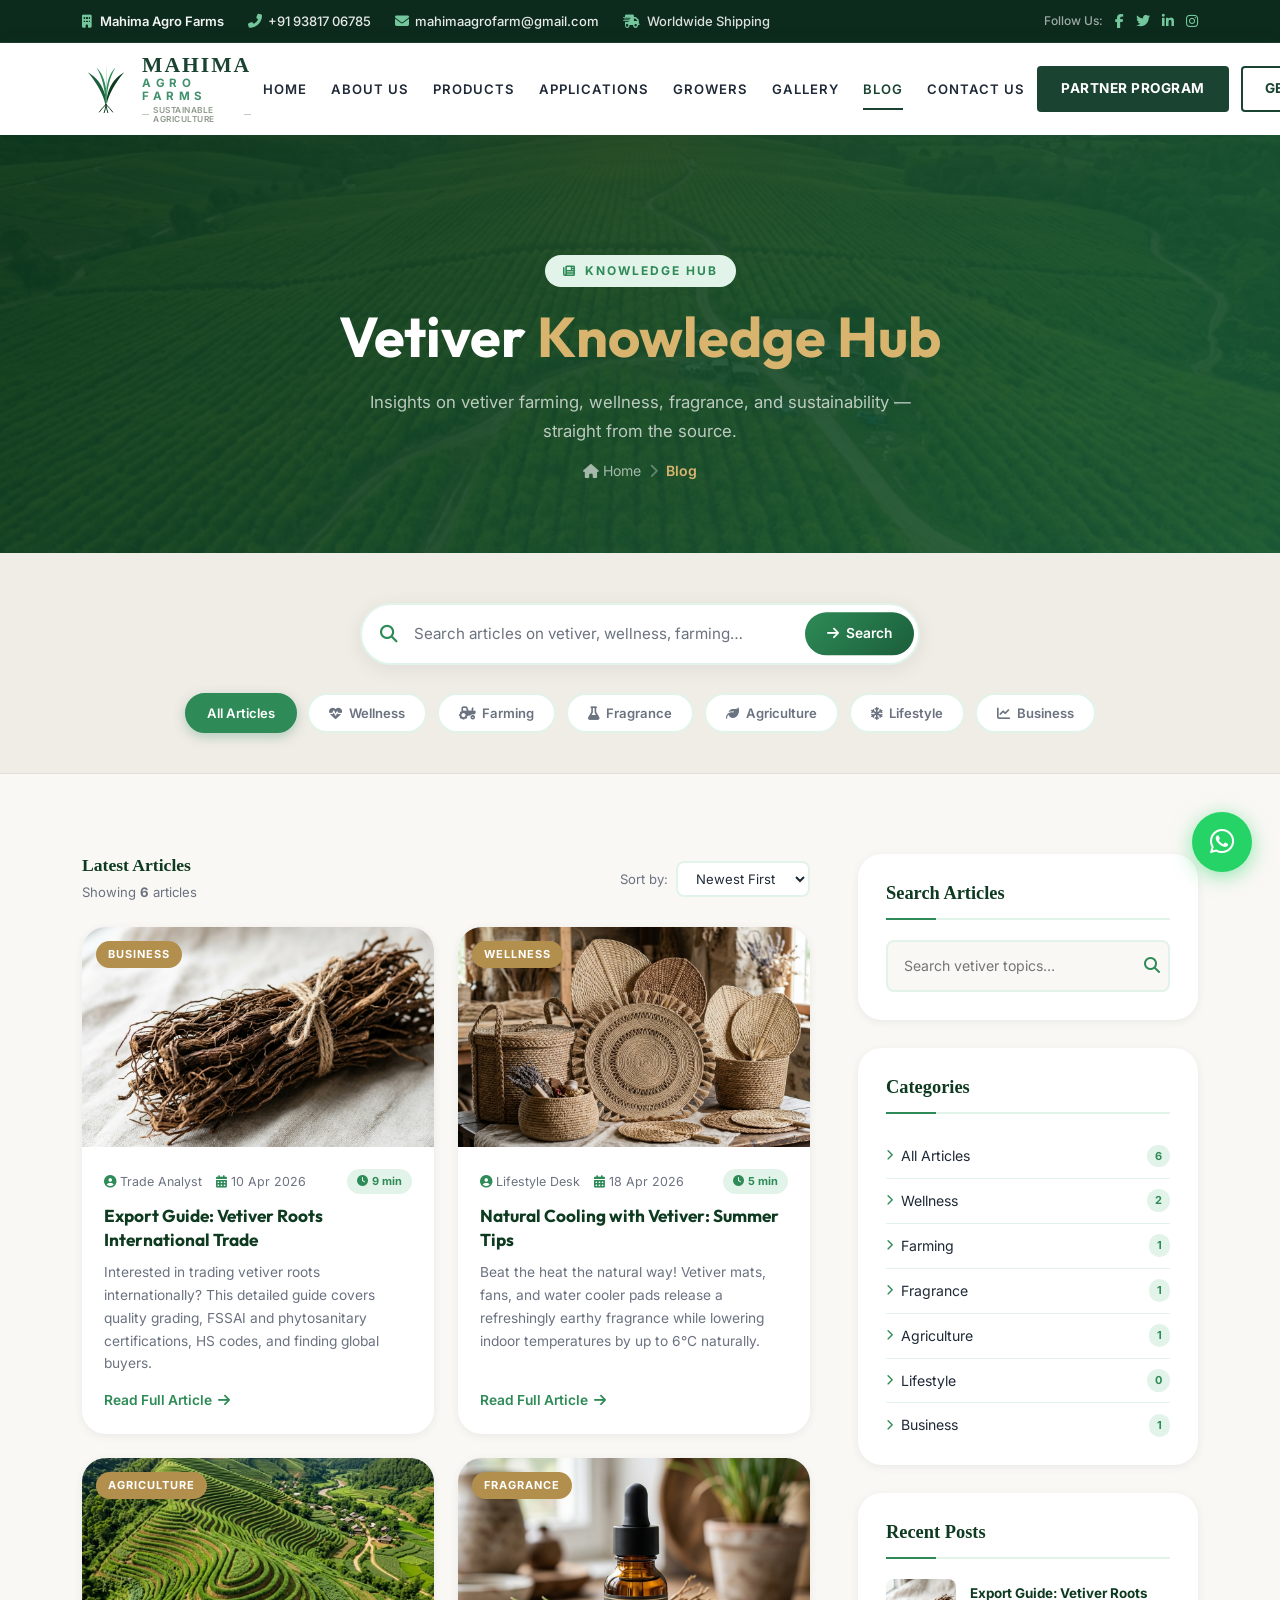
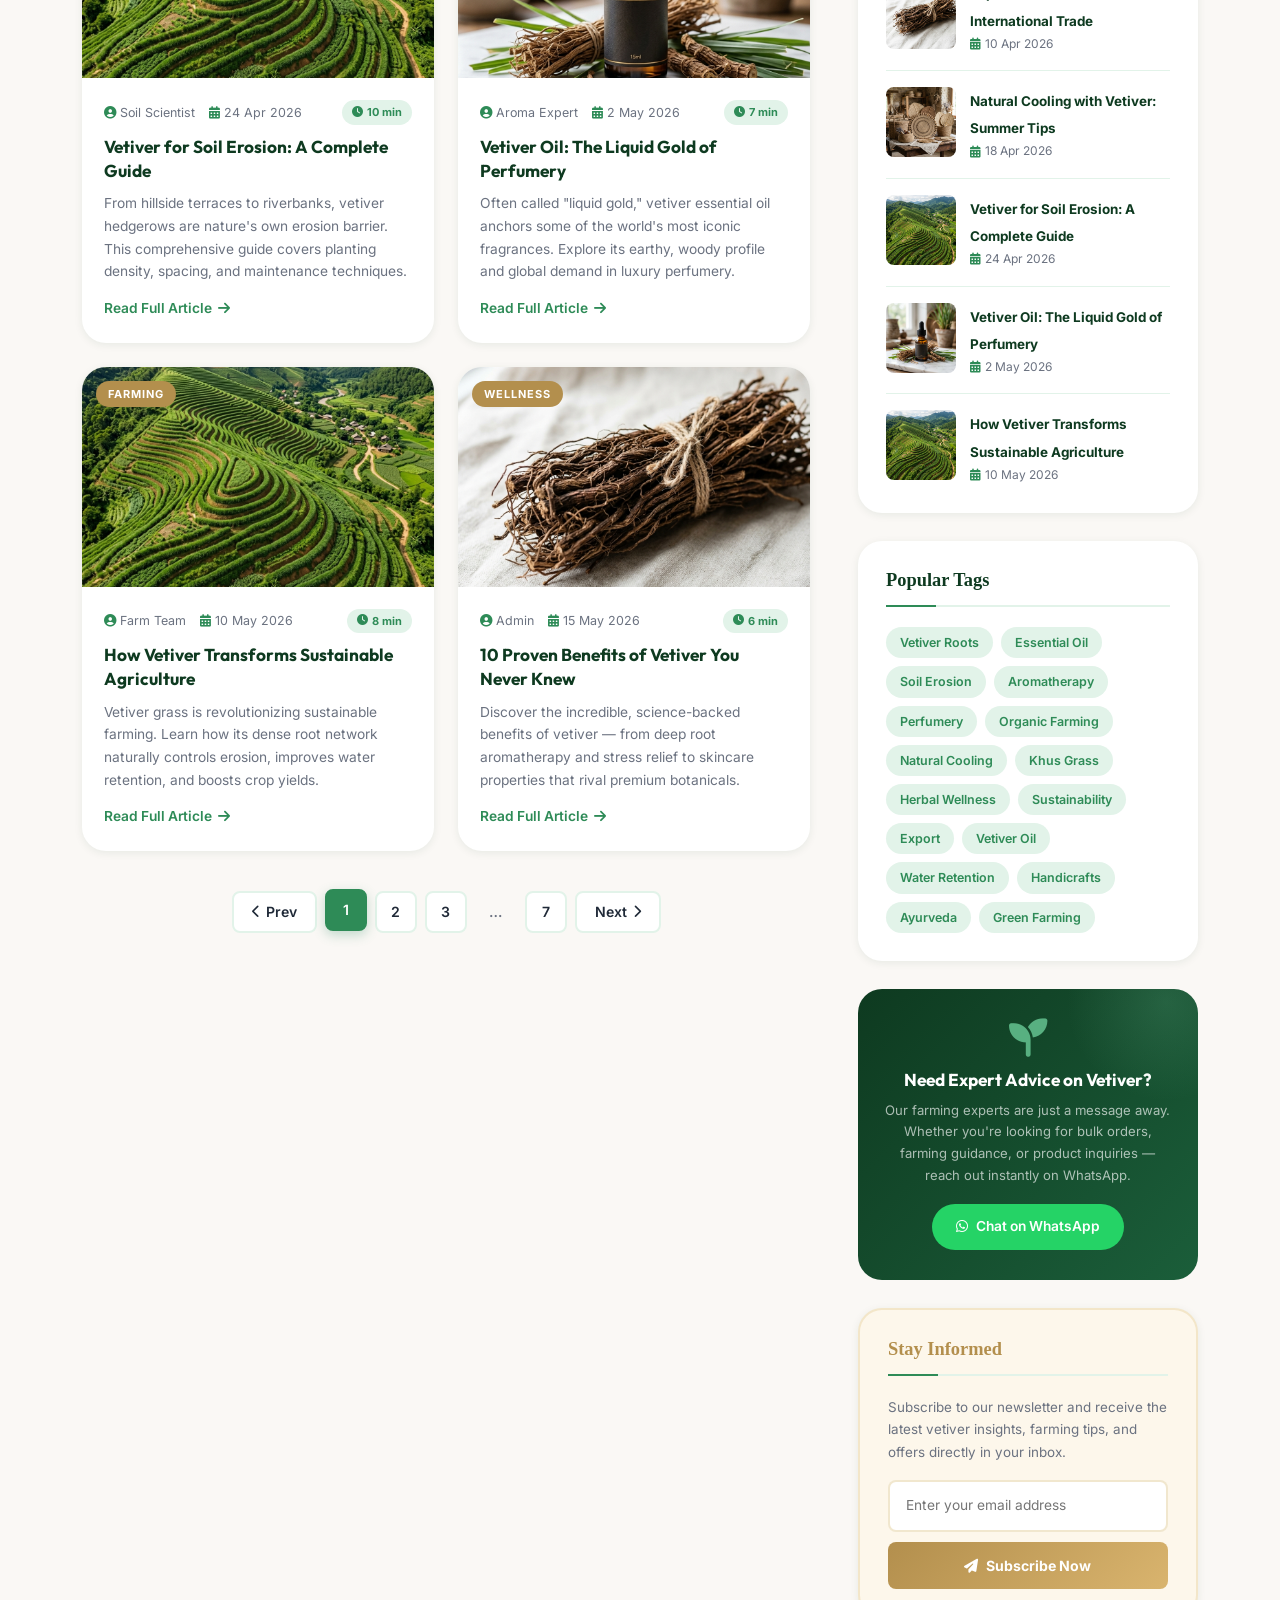
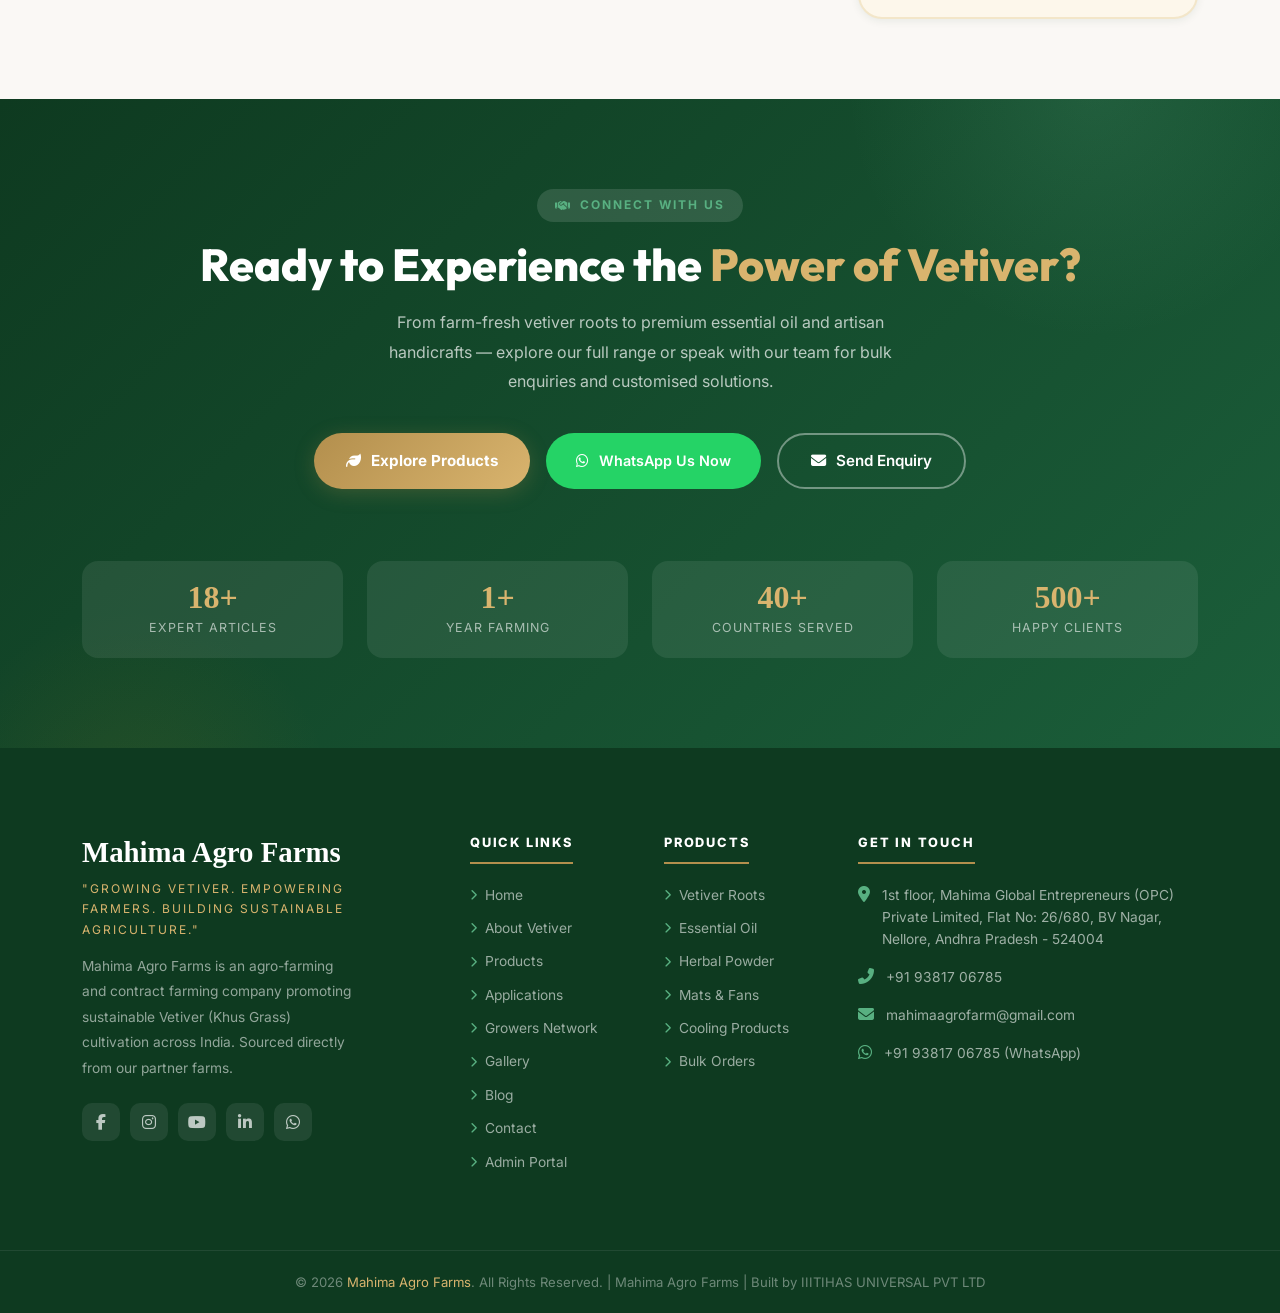
<file: blog.html>
<!DOCTYPE html>
<html lang="en">
<head>
  <meta charset="UTF-8" />
  <meta name="viewport" content="width=device-width, initial-scale=1.0" />
  <meta name="google-site-verification" content="Be-0m9ViL2fCjJJv4AKtLVnVhdVmcX80m7d5Nu3p8mY" />
  <meta name="robots" content="index, follow" />
  <link rel="canonical" href="https://mahimaagrofarms.com/blog.html" />
  <meta name="description" content="Vetiver Knowledge Hub – Explore expert articles on vetiver farming, essential oil, wellness, fragrance, and sustainable agriculture from Mahima Agro Farms." />
  <meta name="keywords" content="vetiver blog, vetiver farming, vetiver oil, vetiver wellness, sustainable agriculture, vetiver grass" />
  <title>Blog – Vetiver Knowledge Hub | Mahima Agro Farms</title>

  <!-- Open Graph / Facebook -->
  <meta property="og:type" content="website">
  <meta property="og:url" content="https://mahimaagrofarms.com/blog.html">
  <meta property="og:title" content="Blog – Vetiver Knowledge Hub | Mahima Agro Farms">
  <meta property="og:description" content="Explore expert articles on vetiver farming, essential oil, wellness, fragrance, and sustainable agriculture.">
  <meta property="og:image" content="https://mahimaagrofarms.com/img/favicon.png">
  <meta property="og:site_name" content="Mahima Agro Farms">

  <link rel="icon" type="image/png" href="/favicon.png">
  <link rel="shortcut icon" href="/favicon.ico">

  <!-- Icons & Fonts -->
  <link rel="stylesheet" href="https://cdnjs.cloudflare.com/ajax/libs/font-awesome/6.5.0/css/all.min.css" />
  <link rel="stylesheet" href="https://cdn.jsdelivr.net/npm/bootstrap-icons@1.11.0/font/bootstrap-icons.css" />

  <!-- Carousel -->
  <link rel="stylesheet" href="lib/owlcarousel/assets/owl.carousel.min.css" />

  <!-- Core Styles -->
  <link rel="stylesheet" href="css/bootstrap.min.css" />
  <link rel="stylesheet" href="css/vetiver.css" />

  <style>
    /* ===== BLOG PAGE SPECIFIC STYLES ===== */

    /* Search Hero Strip */
    .blog-search-strip {
      background: var(--sand);
      padding: 50px 0 40px;
      border-bottom: 1px solid rgba(27,67,50,.07);
    }
    .blog-search-wrap {
      position: relative;
      max-width: 560px;
      margin: 0 auto 28px;
    }
    .blog-search-wrap .search-icon {
      position: absolute;
      left: 20px;
      top: 50%;
      transform: translateY(-50%);
      color: var(--green-leaf);
      font-size: 1.1rem;
      pointer-events: none;
    }
    .blog-search-inp {
      width: 100%;
      padding: 16px 130px 16px 52px;
      border: 2px solid var(--green-pale);
      border-radius: 100px;
      font-family: 'Inter', sans-serif;
      font-size: .95rem;
      color: var(--text);
      background: #fff;
      outline: none;
      box-shadow: 0 4px 20px rgba(27,67,50,.08);
      transition: border-color .3s ease, box-shadow .3s ease;
    }
    .blog-search-inp:focus {
      border-color: var(--green-leaf);
      box-shadow: 0 4px 24px rgba(64,145,108,.18);
    }
    .blog-search-inp::placeholder { color: var(--text-muted); }
    .blog-search-btn {
      position: absolute;
      right: 6px;
      top: 50%;
      transform: translateY(-50%);
      background: linear-gradient(135deg, var(--green-leaf), var(--green-mid));
      color: #fff;
      border: none;
      padding: 10px 22px;
      border-radius: 100px;
      font-weight: 600;
      font-size: .86rem;
      cursor: pointer;
      transition: all .3s ease;
    }
    .blog-search-btn:hover { background: linear-gradient(135deg, var(--green-mid), var(--green-dark)); }

    /* Category Filter Tags */
    .blog-filter-tags {
      display: flex;
      flex-wrap: wrap;
      justify-content: center;
      gap: 10px;
    }
    .blog-filter-tag {
      padding: 7px 20px;
      border-radius: 100px;
      font-size: .82rem;
      font-weight: 600;
      border: 2px solid var(--green-pale);
      background: #fff;
      color: var(--text-muted);
      cursor: pointer;
      transition: all .25s ease;
      text-decoration: none;
    }
    .blog-filter-tag:hover,
    .blog-filter-tag.active {
      background: var(--green-leaf);
      color: #fff;
      border-color: var(--green-leaf);
    }
    .blog-filter-tag.active { box-shadow: 0 4px 12px rgba(64,145,108,.35); }

    /* Blog Main Section */
    .blog-main-section { background: var(--cream); padding: 80px 0; }

    /* Blog Card (overrides/extensions) */
    .blog-card { display: flex; flex-direction: column; }
    .blog-body { flex: 1; display: flex; flex-direction: column; }
    .blog-excerpt { flex: 1; }
    .blog-img { height: 220px; }
    .blog-read-time {
      display: inline-flex;
      align-items: center;
      gap: 4px;
      background: var(--green-pale);
      color: var(--green-leaf);
      font-size: 11px;
      font-weight: 700;
      padding: 3px 10px;
      border-radius: 100px;
      margin-left: auto;
    }

    /* ===== SIDEBAR ===== */
    .sidebar-widget {
      background: #fff;
      border-radius: var(--radius-lg);
      padding: 28px;
      box-shadow: var(--shadow-sm);
      margin-bottom: 28px;
    }
    .sidebar-widget:last-child { margin-bottom: 0; }
    .sidebar-heading {
      font-family: 'Playfair Display', serif;
      font-size: 1.15rem;
      font-weight: 700;
      color: var(--green-dark);
      margin-bottom: 20px;
      padding-bottom: 12px;
      border-bottom: 2px solid var(--green-pale);
      position: relative;
    }
    .sidebar-heading::after {
      content: '';
      position: absolute;
      bottom: -2px;
      left: 0;
      width: 50px;
      height: 2px;
      background: var(--green-leaf);
    }

    /* Sidebar Search */
    .sidebar-search-wrap { position: relative; }
    .sidebar-search-inp {
      width: 100%;
      padding: 12px 50px 12px 16px;
      border: 2px solid var(--green-pale);
      border-radius: var(--radius-sm);
      font-family: 'Inter', sans-serif;
      font-size: .88rem;
      outline: none;
      background: var(--cream);
      transition: border-color .3s;
    }
    .sidebar-search-inp:focus { border-color: var(--green-leaf); background: #fff; }
    .sidebar-search-btn {
      position: absolute;
      right: 10px;
      top: 50%;
      transform: translateY(-50%);
      background: none;
      border: none;
      color: var(--green-leaf);
      font-size: 1rem;
      cursor: pointer;
    }

    /* Categories List */
    .cat-list { list-style: none; padding: 0; margin: 0; }
    .cat-list li {
      display: flex;
      justify-content: space-between;
      align-items: center;
      padding: 10px 0;
      border-bottom: 1px solid var(--green-pale);
      font-size: .88rem;
      color: var(--text);
      transition: color .2s;
    }
    .cat-list li:last-child { border-bottom: none; padding-bottom: 0; }
    .cat-list li a {
      color: var(--text);
      display: flex;
      align-items: center;
      gap: 8px;
      transition: color .2s, padding-left .2s;
    }
    .cat-list li a i { color: var(--green-leaf); font-size: 11px; }
    .cat-list li a:hover { color: var(--green-leaf); padding-left: 4px; }
    .cat-count {
      background: var(--green-pale);
      color: var(--green-leaf);
      font-size: 11px;
      font-weight: 700;
      padding: 2px 8px;
      border-radius: 100px;
    }

    /* Recent Posts */
    .recent-post {
      display: flex;
      gap: 14px;
      padding-bottom: 16px;
      margin-bottom: 16px;
      border-bottom: 1px solid var(--green-pale);
    }
    .recent-post:last-child { border-bottom: none; margin-bottom: 0; padding-bottom: 0; }
    .recent-post-img {
      width: 70px;
      height: 70px;
      border-radius: var(--radius-sm);
      object-fit: cover;
      flex-shrink: 0;
    }
    .recent-post-title {
      font-size: .84rem;
      font-weight: 700;
      color: var(--green-dark);
      line-height: 1.35;
      margin-bottom: 5px;
      transition: color .2s;
    }
    .recent-post-title:hover { color: var(--green-leaf); }
    .recent-post-date {
      font-size: .75rem;
      color: var(--text-muted);
      display: flex;
      align-items: center;
      gap: 4px;
    }
    .recent-post-date i { color: var(--green-leaf); }

    /* Tags Cloud */
    .tags-cloud { display: flex; flex-wrap: wrap; gap: 8px; }
    .tag-pill {
      display: inline-block;
      background: var(--green-pale);
      color: var(--green-leaf);
      font-size: .78rem;
      font-weight: 600;
      padding: 5px 14px;
      border-radius: 100px;
      cursor: pointer;
      transition: all .2s ease;
      text-decoration: none;
    }
    .tag-pill:hover {
      background: var(--green-leaf);
      color: #fff;
      transform: translateY(-2px);
    }

    /* Sidebar CTA Card */
    .sidebar-cta-card {
      background: linear-gradient(135deg, var(--green-dark), var(--green-mid));
      border-radius: var(--radius-lg);
      padding: 30px 24px;
      text-align: center;
      position: relative;
      overflow: hidden;
      margin-bottom: 28px;
    }
    .sidebar-cta-card::before {
      content: '';
      position: absolute;
      top: -30%;
      right: -20%;
      width: 200px;
      height: 200px;
      background: radial-gradient(circle, rgba(116,198,157,.18) 0%, transparent 70%);
      border-radius: 50%;
      pointer-events: none;
    }
    .sidebar-cta-card .cta-icon {
      font-size: 2.4rem;
      color: var(--green-light);
      margin-bottom: 12px;
      display: block;
    }
    .sidebar-cta-card h5 {
      font-size: 1.08rem;
      font-weight: 700;
      color: #fff;
      margin-bottom: 8px;
    }
    .sidebar-cta-card p {
      font-size: .82rem;
      color: rgba(255,255,255,.65);
      line-height: 1.65;
      margin-bottom: 18px;
    }
    .sidebar-cta-wa {
      display: inline-flex;
      align-items: center;
      gap: 8px;
      background: #25D366;
      color: #fff;
      padding: 11px 24px;
      border-radius: 100px;
      font-weight: 600;
      font-size: .86rem;
      transition: all .3s ease;
      text-decoration: none;
    }
    .sidebar-cta-wa:hover {
      background: #1ebe5d;
      color: #fff;
      transform: translateY(-2px);
      box-shadow: 0 6px 20px rgba(37,211,102,.4);
    }

    /* ===== PAGINATION ===== */
    .blog-pagination { padding: 40px 0 10px; }
    .pagination-wrap {
      display: flex;
      justify-content: center;
      align-items: center;
      gap: 8px;
      flex-wrap: wrap;
    }
    .page-btn {
      width: 42px;
      height: 42px;
      display: flex;
      align-items: center;
      justify-content: center;
      border-radius: var(--radius-sm);
      background: #fff;
      color: var(--text);
      font-weight: 600;
      font-size: .88rem;
      border: 2px solid var(--green-pale);
      cursor: pointer;
      transition: all .25s ease;
      text-decoration: none;
    }
    .page-btn:hover,
    .page-btn.active {
      background: var(--green-leaf);
      color: #fff;
      border-color: var(--green-leaf);
      transform: translateY(-2px);
      box-shadow: 0 4px 12px rgba(64,145,108,.3);
    }
    .page-btn.prev-next {
      width: auto;
      padding: 0 18px;
      gap: 6px;
    }
    .page-btn.prev-next i { font-size: .82rem; }

    /* ===== CTA SECTION CUSTOM ===== */
    .blog-cta-section {
      background: linear-gradient(135deg, var(--green-dark), var(--green-mid));
      padding: 90px 0;
      position: relative;
      overflow: hidden;
    }
    .blog-cta-section::before {
      content: '';
      position: absolute;
      top: -40%;
      right: -5%;
      width: 500px;
      height: 500px;
      background: radial-gradient(circle, rgba(116,198,157,.13) 0%, transparent 70%);
      border-radius: 50%;
      pointer-events: none;
    }
    .blog-cta-section::after {
      content: '';
      position: absolute;
      bottom: -40%;
      left: -5%;
      width: 400px;
      height: 400px;
      background: radial-gradient(circle, rgba(184,134,11,.1) 0%, transparent 70%);
      border-radius: 50%;
      pointer-events: none;
    }
    .blog-cta-content { position: relative; z-index: 1; }

    /* Responsive */
    @media (max-width: 991.98px) {
      .sidebar-widget, .sidebar-cta-card { margin-bottom: 24px; }
    }
    @media (max-width: 575.98px) {
      .blog-search-inp { padding: 14px 110px 14px 48px; }
    }
  </style>
</head>
<body>

  <!-- ===== TOPBAR ===== -->
  <div class="v-topbar d-none d-lg-block">
    <div class="container">
      <div class="row align-items-center">
        <div class="col-lg-9">
          <div class="d-flex align-items-center flex-wrap" style="gap: 24px;">
            <span class="v-topbar-company" style="display: inline-flex; align-items: center; gap: 8px; margin-right: 0;"><i class="fas fa-building" style="color: #74C69D;"></i> Mahima Agro Farms</span>
            <a href="tel:+919381706785" style="margin-right: 0;"><i class="fas fa-phone-alt"></i> +91 93817 06785</a>
            <a href="mailto:mahimaagrofarm@gmail.com" style="margin-right: 0;"><i class="fas fa-envelope"></i> mahimaagrofarm@gmail.com</a>
            <span class="v-topbar-shipping" style="margin-right: 0;"><i class="fas fa-shipping-fast"></i> Worldwide Shipping</span>
          </div>
        </div>
        <div class="col-lg-3">
          <div class="d-flex align-items-center justify-content-end">
            <div class="v-topbar-social">
              <span>Follow Us:</span>
              <a href="#" aria-label="Facebook"><i class="fab fa-facebook-f"></i></a>
              <a href="#" aria-label="Twitter"><i class="fab fa-twitter"></i></a>
              <a href="#" aria-label="LinkedIn"><i class="fab fa-linkedin-in"></i></a>
              <a href="#" aria-label="Instagram"><i class="fab fa-instagram"></i></a>
            </div>
          </div>
        </div>
      </div>
    </div>
  </div>

  <!-- ===== NAVBAR ===== -->
  <nav class="v-navbar navbar navbar-expand-lg" id="mainNavbar">
    <div class="container">
      <a href="index.html" class="v-brand" aria-label="Mahima Agro Farms Home">
              <svg xmlns="http://www.w3.org/2000/svg" viewBox="0 0 100 100" class="v-brand-logo-svg">
        <path d="M50 82 C52 75, 48 35, 12 15 C30 35, 46 65, 48 80 Z" fill="#1B5E3A"/>
        <path d="M50 82 C53 72, 53 25, 30 5 C42 22, 49 55, 49 80 Z" fill="#2E8B57"/>
        <path d="M51 82 C50 72, 47 25, 70 5 C58 22, 51 55, 51 80 Z" fill="#2E8B57"/>
        <path d="M52 82 C50 75, 52 35, 88 15 C70 35, 54 65, 52 80 Z" fill="#0E3A20"/>
        <path d="M50 82 C50 70, 50 15, 50 0 C51 15, 51 70, 50 82 Z" fill="#58B081"/>
        <path d="M50 82 Q42 90, 36 98 M50 82 Q49 92, 46 100 M50 82 Q51 92, 54 100 M50 82 Q58 90, 64 98" stroke="#0E3A20" stroke-width="2" fill="none" stroke-linecap="round"/>
      </svg>
      <div class="v-brand-text">
        <span class="v-brand-title" style="letter-spacing: 2px;">MAHIMA</span>
        <span class="v-brand-subtitle" style="letter-spacing: 4.5px;">AGRO FARMS</span>
        <span class="v-brand-tagline">Sustainable Agriculture</span>
      </div>
      </a>
      
      <div class="d-flex align-items-center">
        <!-- Sticky Action Buttons for Mobile Header -->
        <div class="mobile-nav-actions d-flex d-lg-none">
          <a href="tel:+919381706785" class="mobile-nav-btn phone" aria-label="Call Us"><i class="fas fa-phone-alt"></i></a>
          <a href="https://wa.me/919381706785" class="mobile-nav-btn whatsapp" target="_blank" aria-label="Chat on WhatsApp"><i class="fab fa-whatsapp"></i></a>
        </div>
        
        <!-- Hamburger Menu Toggler -->
        <button class="navbar-toggler border-0 p-1" type="button" data-bs-toggle="collapse" data-bs-target="#navbarCollapse" aria-label="Toggle navigation">
          <span class="navbar-toggler-icon"></span>
        </button>
      </div>
      
      <div class="collapse navbar-collapse" id="navbarCollapse">
        <!-- Close button inside mobile menu collapse -->
        <button class="mobile-menu-close d-lg-none" type="button" data-bs-toggle="collapse" data-bs-target="#navbarCollapse" aria-label="Close menu">
          <i class="fas fa-times"></i>
        </button>
        
        <div class="navbar-nav mx-auto">
          <a href="index.html"    class="nav-item nav-link v-nav-link">Home</a>
          <a href="about.html"    class="nav-item nav-link v-nav-link">About Us</a>
          <a href="product.html"  class="nav-item nav-link v-nav-link">Products</a>
          <a href="service.html"  class="nav-item nav-link v-nav-link">Applications</a>
        <a href="growers.html"  class="nav-item nav-link v-nav-link" id="nav-growers-link">Growers</a>
          <a href="gallery.html"  class="nav-item nav-link v-nav-link">Gallery</a>
          <a href="blog.html"     class="nav-item nav-link v-nav-link active">Blog</a>
          <a href="contact.html"  class="nav-item nav-link v-nav-link">Contact Us</a>
        </div>
              <div class="v-nav-cta d-none d-lg-flex">
        <a href="contact.html#partner-form" class="v-btn-quote" id="navbar-partner-btn">Partner Program</a>
        <a href="contact.html#inquiry" class="v-btn-quote-outline" id="navbar-quote-btn">Get Quote</a>
      </div>
      </div>
    </div>
  </nav>

  <!-- ===== PAGE HERO ===== -->
  <section class="page-hero">
    <div class="container">
      <div class="page-hero-content">
        <div class="section-badge animate-on-scroll d1">
          <i class="fas fa-newspaper"></i> Knowledge Hub
        </div>
        <h1 class="animate-on-scroll d2">Vetiver <span style="color:var(--gold-light)">Knowledge Hub</span></h1>
        <p class="animate-on-scroll d3">Insights on vetiver farming, wellness, fragrance, and sustainability — straight from the source.</p>
        <nav class="breadcrumb-v animate-on-scroll d4">
          <a href="index.html"><i class="fas fa-home"></i> Home</a>
          <span class="sep"><i class="fas fa-chevron-right"></i></span>
          <span class="cur">Blog</span>
        </nav>
      </div>
    </div>
  </section>

  <!-- ===== SEARCH BAR STRIP ===== -->
  <div class="blog-search-strip">
    <div class="container">
      <!-- Search Input -->
      <div class="blog-search-wrap animate-on-scroll d1">
        <i class="fas fa-search search-icon"></i>
        <input type="text" class="blog-search-inp" placeholder="Search articles on vetiver, wellness, farming…" />
        <button class="blog-search-btn"><i class="fas fa-arrow-right me-1"></i> Search</button>
      </div>
      <!-- Category Filter Tags -->
      <div class="blog-filter-tags animate-on-scroll d2">
        <a href="#" class="blog-filter-tag active" data-filter="all">All Articles</a>
        <a href="#" class="blog-filter-tag" data-filter="wellness"><i class="fas fa-heartbeat me-1"></i> Wellness</a>
        <a href="#" class="blog-filter-tag" data-filter="farming"><i class="fas fa-tractor me-1"></i> Farming</a>
        <a href="#" class="blog-filter-tag" data-filter="fragrance"><i class="fas fa-flask me-1"></i> Fragrance</a>
        <a href="#" class="blog-filter-tag" data-filter="agriculture"><i class="fas fa-leaf me-1"></i> Agriculture</a>
        <a href="#" class="blog-filter-tag" data-filter="lifestyle"><i class="fas fa-snowflake me-1"></i> Lifestyle</a>
        <a href="#" class="blog-filter-tag" data-filter="business"><i class="fas fa-chart-line me-1"></i> Business</a>
      </div>
    </div>
  </div>

  <!-- ===== MAIN BLOG CONTENT ===== -->
  <section class="blog-main-section">
    <div class="container">
      <div class="row g-5">

        <!-- ===== LEFT COLUMN – BLOG GRID ===== -->
        <div class="col-lg-8">

          <!-- Results Header -->
          <div class="d-flex justify-content-between align-items-center mb-4">
            <div>
              <h5 class="mb-1" style="font-family:'Playfair Display',serif; color:var(--green-dark); font-size:1.1rem;">Latest Articles</h5>
              <p class="mb-0" style="font-size:.82rem; color:var(--text-muted);">Showing <strong id="visibleBlogCount">6</strong> articles</p>
            </div>
            <div class="d-flex align-items-center gap-2">
              <label style="font-size:.82rem; color:var(--text-muted); white-space:nowrap;">Sort by:</label>
              <select style="padding:7px 14px; border:2px solid var(--green-pale); border-radius:8px; font-size:.82rem; outline:none; color:var(--text); background:#fff; cursor:pointer;">
                <option>Newest First</option>
                <option>Most Popular</option>
                <option>Oldest First</option>
              </select>
            </div>
          </div>

          <!-- Blog Cards Grid -->
          <div class="row g-4" id="blogCardsContainer">
            <!-- Dynamic blog cards will be injected here via AJAX -->
          </div><!-- /.row -->

          <!-- No results found -->
          <div id="noBlogResults" class="text-center py-5 d-none animate-on-scroll">
            <i class="fas fa-search-minus mb-3" style="font-size:3rem; color:var(--gold-light);"></i>
            <h4 style="font-family:'Playfair Display',serif; color:var(--green-dark);">No Articles Found</h4>
            <p style="color:var(--text-muted); font-size:0.9rem;">We couldn't find any articles matching this category. Please check back later!</p>
          </div>

          <!-- ===== PAGINATION ===== -->
          <div class="blog-pagination animate-on-scroll d2" id="blogPagination">
            <div class="pagination-wrap">
              <a href="#" class="page-btn prev-next"><i class="fas fa-chevron-left"></i> Prev</a>
              <a href="#" class="page-btn active">1</a>
              <a href="#" class="page-btn">2</a>
              <a href="#" class="page-btn">3</a>
              <span class="page-btn" style="border:none; background:transparent; cursor:default; color:var(--text-muted);">…</span>
              <a href="#" class="page-btn">7</a>
              <a href="#" class="page-btn prev-next">Next <i class="fas fa-chevron-right"></i></a>
            </div>
          </div>

        </div><!-- /.col-lg-8 -->

        <!-- ===== RIGHT COLUMN – SIDEBAR ===== -->
        <div class="col-lg-4">

          <!-- Sidebar Search -->
          <div class="sidebar-widget animate-on-scroll d1">
            <h4 class="sidebar-heading">Search Articles</h4>
            <div class="sidebar-search-wrap">
              <input type="text" class="sidebar-search-inp" placeholder="Search vetiver topics…" />
              <button class="sidebar-search-btn"><i class="fas fa-search"></i></button>
            </div>
          </div>

          <!-- Categories -->
          <div class="sidebar-widget animate-on-scroll d2">
            <h4 class="sidebar-heading">Categories</h4>
            <ul class="cat-list">
              <li>
                <a href="#" class="cat-filter-link active" data-filter="all"><i class="fas fa-chevron-right"></i> All Articles</a>
                <span class="cat-count" id="count-all">0</span>
              </li>
              <li>
                <a href="#" class="cat-filter-link" data-filter="wellness"><i class="fas fa-chevron-right"></i> Wellness</a>
                <span class="cat-count" id="count-wellness">0</span>
              </li>
              <li>
                <a href="#" class="cat-filter-link" data-filter="farming"><i class="fas fa-chevron-right"></i> Farming</a>
                <span class="cat-count" id="count-farming">0</span>
              </li>
              <li>
                <a href="#" class="cat-filter-link" data-filter="fragrance"><i class="fas fa-chevron-right"></i> Fragrance</a>
                <span class="cat-count" id="count-fragrance">0</span>
              </li>
              <li>
                <a href="#" class="cat-filter-link" data-filter="agriculture"><i class="fas fa-chevron-right"></i> Agriculture</a>
                <span class="cat-count" id="count-agriculture">0</span>
              </li>
              <li>
                <a href="#" class="cat-filter-link" data-filter="lifestyle"><i class="fas fa-chevron-right"></i> Lifestyle</a>
                <span class="cat-count" id="count-lifestyle">0</span>
              </li>
              <li>
                <a href="#" class="cat-filter-link" data-filter="business"><i class="fas fa-chevron-right"></i> Business</a>
                <span class="cat-count" id="count-business">0</span>
              </li>
            </ul>
          </div>

          <!-- Recent Posts -->
          <div class="sidebar-widget animate-on-scroll d3">
            <h4 class="sidebar-heading">Recent Posts</h4>
            <div id="recentPostsContainer">
              <!-- Dynamic recent posts will be injected here via AJAX -->
            </div>
          </div>

          <!-- Tags Cloud -->
          <div class="sidebar-widget animate-on-scroll d4">
            <h4 class="sidebar-heading">Popular Tags</h4>
            <div class="tags-cloud">
              <a href="#" class="tag-pill">Vetiver Roots</a>
              <a href="#" class="tag-pill">Essential Oil</a>
              <a href="#" class="tag-pill">Soil Erosion</a>
              <a href="#" class="tag-pill">Aromatherapy</a>
              <a href="#" class="tag-pill">Perfumery</a>
              <a href="#" class="tag-pill">Organic Farming</a>
              <a href="#" class="tag-pill">Natural Cooling</a>
              <a href="#" class="tag-pill">Khus Grass</a>
              <a href="#" class="tag-pill">Herbal Wellness</a>
              <a href="#" class="tag-pill">Sustainability</a>
              <a href="#" class="tag-pill">Export</a>
              <a href="#" class="tag-pill">Vetiver Oil</a>
              <a href="#" class="tag-pill">Water Retention</a>
              <a href="#" class="tag-pill">Handicrafts</a>
              <a href="#" class="tag-pill">Ayurveda</a>
              <a href="#" class="tag-pill">Green Farming</a>
            </div>
          </div>

          <!-- Contact CTA Card -->
          <div class="sidebar-cta-card animate-on-scroll d5">
            <i class="fas fa-seedling cta-icon"></i>
            <h5>Need Expert Advice on Vetiver?</h5>
            <p>Our farming experts are just a message away. Whether you're looking for bulk orders, farming guidance, or product inquiries — reach out instantly on WhatsApp.</p>
            <a href="https://wa.me/919381706785?text=Hi%2C%20I%20read%20your%20blog%20and%20have%20a%20query%20about%20vetiver." target="_blank" class="sidebar-cta-wa">
              <i class="fab fa-whatsapp"></i> Chat on WhatsApp
            </a>
          </div>

          <!-- Newsletter Widget -->
          <div class="sidebar-widget animate-on-scroll d6" style="background: var(--gold-pale); border: 2px solid rgba(184,134,11,.15);">
            <h4 class="sidebar-heading" style="color: var(--gold);">Stay Informed</h4>
            <p style="font-size:.84rem; color:var(--text-muted); margin-bottom:16px;">Subscribe to our newsletter and receive the latest vetiver insights, farming tips, and offers directly in your inbox.</p>
            <input type="email" placeholder="Enter your email address" style="width:100%; padding:12px 16px; border:2px solid rgba(184,134,11,.2); border-radius:var(--radius-sm); font-size:.86rem; outline:none; background:#fff; margin-bottom:10px; font-family:'Inter',sans-serif; transition:border-color .3s;" onfocus="this.style.borderColor='var(--gold)'" onblur="this.style.borderColor='rgba(184,134,11,.2)'" />
            <button style="width:100%; padding:12px; border-radius:var(--radius-sm); background:linear-gradient(135deg,var(--gold),var(--gold-light)); color:#fff; border:none; font-weight:700; font-size:.88rem; cursor:pointer; transition:all .3s;" onmouseover="this.style.opacity='.9'" onmouseout="this.style.opacity='1'">
              <i class="fas fa-paper-plane me-2"></i>Subscribe Now
            </button>
          </div>

        </div><!-- /.col-lg-4 -->

      </div><!-- /.row -->
    </div><!-- /.container -->
  </section>

  <!-- ===== CTA SECTION ===== -->
  <section class="blog-cta-section">
    <div class="container">
      <div class="blog-cta-content text-center">
        <div class="section-badge animate-on-scroll d1" style="background:rgba(255,255,255,.12); color:var(--green-light);">
          <i class="fas fa-handshake"></i> Connect With Us
        </div>
        <h2 class="section-title animate-on-scroll d2" style="color:#fff; font-size:clamp(1.8rem,4vw,2.8rem);">
          Ready to Experience the <span style="color:var(--gold-light);">Power of Vetiver?</span>
        </h2>
        <p class="section-subtitle animate-on-scroll d3" style="color:rgba(255,255,255,.7); max-width:560px; margin:0 auto 36px;">
          From farm-fresh vetiver roots to premium essential oil and artisan handicrafts — explore our full range or speak with our team for bulk enquiries and customised solutions.
        </p>
        <div class="d-flex flex-wrap gap-3 justify-content-center animate-on-scroll d4">
          <a href="product.html" class="btn-v-gold">
            <i class="fas fa-leaf"></i> Explore Products
          </a>
          <a href="https://wa.me/919381706785?text=Hi%2C%20I%20am%20interested%20in%20vetiver%20products." target="_blank" class="btn-v-whatsapp">
            <i class="fab fa-whatsapp"></i> WhatsApp Us Now
          </a>
          <a href="contact.html#inquiry" class="btn-v-outline" style="color:#fff; border-color:rgba(255,255,255,.4);">
            <i class="fas fa-envelope"></i> Send Enquiry
          </a>
        </div>

        <!-- Mini Stats -->
        <div class="row g-4 mt-5 animate-on-scroll d5">
          <div class="col-6 col-md-3">
            <div style="padding:20px; background:rgba(255,255,255,.08); border-radius:var(--radius-md);">
              <div style="font-family:'Playfair Display',serif; font-size:2rem; font-weight:800; color:var(--gold-light); line-height:1;">18+</div>
              <div style="font-size:.78rem; color:rgba(255,255,255,.6); margin-top:4px; text-transform:uppercase; letter-spacing:1px;">Expert Articles</div>
            </div>
          </div>
          <div class="col-6 col-md-3">
            <div style="padding:20px; background:rgba(255,255,255,.08); border-radius:var(--radius-md);">
              <div style="font-family:'Playfair Display',serif; font-size:2rem; font-weight:800; color:var(--gold-light); line-height:1;">1+</div>
              <div style="font-size:.78rem; color:rgba(255,255,255,.6); margin-top:4px; text-transform:uppercase; letter-spacing:1px;">Year Farming</div>
            </div>
          </div>
          <div class="col-6 col-md-3">
            <div style="padding:20px; background:rgba(255,255,255,.08); border-radius:var(--radius-md);">
              <div style="font-family:'Playfair Display',serif; font-size:2rem; font-weight:800; color:var(--gold-light); line-height:1;">40+</div>
              <div style="font-size:.78rem; color:rgba(255,255,255,.6); margin-top:4px; text-transform:uppercase; letter-spacing:1px;">Countries Served</div>
            </div>
          </div>
          <div class="col-6 col-md-3">
            <div style="padding:20px; background:rgba(255,255,255,.08); border-radius:var(--radius-md);">
              <div style="font-family:'Playfair Display',serif; font-size:2rem; font-weight:800; color:var(--gold-light); line-height:1;">500+</div>
              <div style="font-size:.78rem; color:rgba(255,255,255,.6); margin-top:4px; text-transform:uppercase; letter-spacing:1px;">Happy Clients</div>
            </div>
          </div>
        </div>

      </div>
    </div>
  </section>

  <!-- ===== FOOTER ===== -->
  <footer class="v-footer" id="footer">
    <div class="container">
      <div class="row g-5">
        <div class="col-lg-4 col-md-6">
          <div class="footer-brand-name">Mahima Agro Farms</div>
          <span class="footer-brand-tag">"Growing Vetiver. Empowering Farmers. Building Sustainable Agriculture."</span>
          <p class="footer-desc">
            Mahima Agro Farms is an agro-farming and contract farming company promoting sustainable Vetiver (Khus Grass) cultivation across India. Sourced directly from our partner farms.
          </p>
          <div class="footer-social">
            <a href="#" aria-label="Facebook"><i class="fab fa-facebook-f"></i></a>
            <a href="#" aria-label="Instagram"><i class="fab fa-instagram"></i></a>
            <a href="#" aria-label="YouTube"><i class="fab fa-youtube"></i></a>
            <a href="#" aria-label="LinkedIn"><i class="fab fa-linkedin-in"></i></a>
            <a href="https://wa.me/919381706785" target="_blank"><i class="fab fa-whatsapp"></i></a>
          </div>
        </div>
        <div class="col-lg-2 col-md-6 col-6">
          <h4 class="footer-heading">Quick Links</h4>
          <ul class="footer-links">
            <li><a href="index.html"><i class="fas fa-chevron-right"></i> Home</a></li>
            <li><a href="about.html"><i class="fas fa-chevron-right"></i> About Vetiver</a></li>
            <li><a href="product.html"><i class="fas fa-chevron-right"></i> Products</a></li>
            <li><a href="service.html"><i class="fas fa-chevron-right"></i> Applications</a></li>
          <li><a href="growers.html" id="footer-growers-link"><i class="fas fa-chevron-right"></i> Growers Network</a></li>
            <li><a href="gallery.html"><i class="fas fa-chevron-right"></i> Gallery</a></li>
            <li><a href="blog.html"><i class="fas fa-chevron-right"></i> Blog</a></li>
            <li><a href="contact.html"><i class="fas fa-chevron-right"></i> Contact</a></li>
          <li><a href="admin.html" target="_blank"><i class="fas fa-chevron-right"></i> Admin Portal</a></li>
          </ul>
        </div>
        <div class="col-lg-2 col-md-6 col-6">
          <h4 class="footer-heading">Products</h4>
          <ul class="footer-links">
            <li><a href="product.html"><i class="fas fa-chevron-right"></i> Vetiver Roots</a></li>
            <li><a href="product.html"><i class="fas fa-chevron-right"></i> Essential Oil</a></li>
            <li><a href="product.html"><i class="fas fa-chevron-right"></i> Herbal Powder</a></li>
            <li><a href="product.html"><i class="fas fa-chevron-right"></i> Mats &amp; Fans</a></li>
            <li><a href="product.html"><i class="fas fa-chevron-right"></i> Cooling Products</a></li>
            <li><a href="product.html"><i class="fas fa-chevron-right"></i> Bulk Orders</a></li>
          </ul>
        </div>
        <div class="col-lg-4 col-md-6">
          <h4 class="footer-heading">Get In Touch</h4>
          <div class="footer-contact-row"><i class="fas fa-map-marker-alt"></i><span>1st floor, Mahima Global Entrepreneurs (OPC) Private Limited, Flat No: 26/680, BV Nagar, Nellore, Andhra Pradesh - 524004</span></div>
          <div class="footer-contact-row"><i class="fas fa-phone-alt"></i><span>+91 93817 06785</span></div>
          <div class="footer-contact-row"><i class="fas fa-envelope"></i><span>mahimaagrofarm@gmail.com</span></div>
          <div class="footer-contact-row"><i class="fab fa-whatsapp"></i><span>+91 93817 06785 (WhatsApp)</span></div>
        </div>
      </div>
    </div>
    <div class="footer-bottom">
      <div class="container">
        <p class="mb-0">© 2026 <a href="index.html">Mahima Agro Farms</a>. All Rights Reserved. | Mahima Agro Farms | Built by IIITIHAS UNIVERSAL PVT LTD</p>
      </div>
    </div>
  </footer>

  <!-- ===== FLOATING WHATSAPP ===== -->
  <div class="floating-wa">
    <span class="floating-wa-tip">Chat on WhatsApp</span>
    <a href="https://wa.me/919381706785" class="floating-wa-btn" target="_blank" aria-label="Chat on WhatsApp">
      <i class="fab fa-whatsapp"></i>
    </a>
  </div>
  <a href="#" class="back-to-top" id="back-to-top"><i class="bi bi-arrow-up"></i></a>

  <!-- ===== SCRIPTS ===== -->
  <script src="https://code.jquery.com/jquery-3.7.1.min.js"></script>
  <script src="https://cdn.jsdelivr.net/npm/bootstrap@5.3.0/dist/js/bootstrap.bundle.min.js"></script>
  <script src="lib/easing/easing.min.js"></script>
  <script src="lib/waypoints/waypoints.min.js"></script>
  <script src="lib/owlcarousel/owl.carousel.min.js"></script>
  <script src="js/vetiver.js"></script>

  <script>
    // Animate on scroll
    const animateEls = document.querySelectorAll('.animate-on-scroll');
    const observer = new IntersectionObserver((entries) => {
      entries.forEach(entry => {
        if (entry.isIntersecting) {
          entry.target.classList.add('visible');
        }
      });
    }, { threshold: 0.1 });
    animateEls.forEach(el => observer.observe(el));

    // Back to top
    window.addEventListener('scroll', () => {
      const btn = document.getElementById('back-to-top');
      if (window.scrollY > 400) { btn.classList.add('show'); }
      else { btn.classList.remove('show'); }
    });
    document.getElementById('back-to-top').addEventListener('click', (e) => {
      e.preventDefault();
      window.scrollTo({ top: 0, behavior: 'smooth' });
    });

    // Dynamic Blogs System
    let allBlogs = [];
    let activeCategory = 'all';
    let searchQuery = '';

    // Fetch and initialize blogs
    function initBlogs() {
      $.ajax({
        url: '/data/blogs.json',
        type: 'GET',
        cache: false,
        dataType: 'json',
        success: function(data) {
          allBlogs = data || [];
          renderSidebarRecent();
          renderSidebarCounts();
          filterAndRenderBlogs();
        },
        error: function() {
          allBlogs = [];
          filterAndRenderBlogs();
        }
      });
    }

    // Render Recent Posts in sidebar (limit to 5)
    function renderSidebarRecent() {
      const container = $('#recentPostsContainer');
      container.empty();
      
      const recent = allBlogs.slice().reverse().slice(0, 5);
      
      if (recent.length === 0) {
        container.append('<p class="small text-muted">No recent posts.</p>');
        return;
      }
      
      recent.forEach(blog => {
        const itemHtml = `
          <div class="recent-post">
            <img src="${blog.image}" alt="${blog.title}" class="recent-post-img" />
            <div>
              <a href="#" class="recent-post-title">${blog.title}</a>
              <div class="recent-post-date"><i class="fas fa-calendar-alt"></i> ${formatDate(blog.date)}</div>
            </div>
          </div>
        `;
        container.append(itemHtml);
      });
    }

    // Update categories numbers in sidebar
    function renderSidebarCounts() {
      const counts = {
        all: allBlogs.length,
        wellness: 0,
        farming: 0,
        fragrance: 0,
        agriculture: 0,
        lifestyle: 0,
        business: 0
      };
      
      allBlogs.forEach(blog => {
        const cat = blog.category ? blog.category.toLowerCase() : '';
        if (counts[cat] !== undefined) {
          counts[cat]++;
        }
      });
      
      Object.keys(counts).forEach(key => {
        $(`#count-${key}`).text(counts[key]);
      });
    }

    // Format Date from YYYY-MM-DD to "DD Month YYYY"
    function formatDate(dateStr) {
      if (!dateStr) return '';
      try {
        const parts = dateStr.split('-');
        if (parts.length !== 3) return dateStr;
        const months = ['Jan', 'Feb', 'Mar', 'Apr', 'May', 'Jun', 'Jul', 'Aug', 'Sep', 'Oct', 'Nov', 'Dec'];
        const day = parseInt(parts[2], 10);
        const monthName = months[parseInt(parts[1], 10) - 1];
        const year = parts[0];
        return `${day} ${monthName} ${year}`;
      } catch (e) {
        return dateStr;
      }
    }

    // Perform Filter and Search, then render results
    function filterAndRenderBlogs(scroll = false) {
      const container = $('#blogCardsContainer');
      container.empty();

      let filtered = allBlogs;
      if (activeCategory !== 'all') {
        filtered = filtered.filter(blog => blog.category.toLowerCase() === activeCategory.toLowerCase());
      }

      if (searchQuery) {
        const query = searchQuery.toLowerCase();
        filtered = filtered.filter(blog => 
          blog.title.toLowerCase().includes(query) || 
          blog.excerpt.toLowerCase().includes(query)
        );
      }

      filtered = filtered.slice().reverse();

      if (filtered.length === 0) {
        $('#noBlogResults').removeClass('d-none').css('opacity', '1');
        $('#visibleBlogCount').text('0');
        $('#blogPagination').addClass('d-none');
      } else {
        $('#noBlogResults').addClass('d-none');
        $('#visibleBlogCount').text(filtered.length);
        
        if (activeCategory === 'all' && !searchQuery) {
          $('#blogPagination').removeClass('d-none');
        } else {
          $('#blogPagination').addClass('d-none');
        }

        filtered.forEach((blog, index) => {
          const formattedCat = blog.category.charAt(0).toUpperCase() + blog.category.slice(1);
          const cardHtml = `
            <div class="col-md-6 blog-card-wrap visible" data-category="${blog.category}" style="opacity: 1;">
              <article class="blog-card">
                <div class="blog-img">
                  <img src="${blog.image}" alt="${blog.title}" loading="lazy" />
                  <span class="blog-cat">${formattedCat}</span>
                </div>
                <div class="blog-body">
                  <div class="blog-meta">
                    <span><i class="fas fa-user-circle"></i> ${blog.author}</span>
                    <span><i class="fas fa-calendar-alt"></i> ${formatDate(blog.date)}</span>
                    <span class="blog-read-time"><i class="fas fa-clock"></i> ${blog.readTime}</span>
                  </div>
                  <h3 class="blog-title">${blog.title}</h3>
                  <p class="blog-excerpt">${blog.excerpt}</p>
                  <a href="#" class="blog-readmore">Read Full Article <i class="fas fa-arrow-right"></i></a>
                </div>
              </article>
            </div>
          `;
          container.append(cardHtml);
        });
      }

      if (scroll) {
        const section = document.querySelector('.blog-main-section');
        if (section) {
          const top = section.getBoundingClientRect().top + window.scrollY - 90;
          window.scrollTo({ top, behavior: 'smooth' });
        }
      }
    }

    function setCategory(cat) {
      activeCategory = cat;
      
      $('.blog-filter-tag').removeClass('active');
      $(`.blog-filter-tag[data-filter="${cat}"]`).addClass('active');

      $('.cat-filter-link').removeClass('active');
      $(`.cat-filter-link[data-filter="${cat}"]`).addClass('active');

      filterAndRenderBlogs(true);
    }

    // Attach click events
    $('.blog-filter-tag').on('click', function(e) {
      e.preventDefault();
      setCategory($(this).attr('data-filter'));
    });

    $('.cat-filter-link').on('click', function(e) {
      e.preventDefault();
      setCategory($(this).attr('data-filter'));
    });

    // Handle Search Bar (Top Strip)
    $('.blog-search-btn').on('click', function() {
      searchQuery = $('.blog-search-inp').val().trim();
      filterAndRenderBlogs(true);
    });

    $('.blog-search-inp').on('keyup', function(e) {
      if (e.key === 'Enter') {
        searchQuery = $(this).val().trim();
        filterAndRenderBlogs(true);
      }
    });

    // Handle Sidebar Search
    $('.sidebar-search-btn').on('click', function() {
      searchQuery = $('.sidebar-search-inp').val().trim();
      $('.blog-search-inp').val(searchQuery);
      filterAndRenderBlogs(true);
    });

    $('.sidebar-search-inp').on('keyup', function(e) {
      if (e.key === 'Enter') {
        searchQuery = $(this).val().trim();
        $('.blog-search-inp').val(searchQuery);
        filterAndRenderBlogs(true);
      }
    });

    // Initialize on ready
    $(document).ready(function() {
      initBlogs();
    });

    // Navbar scroll effect
    window.addEventListener('scroll', () => {
      const nav = document.getElementById('mainNavbar');
      if (window.scrollY > 60) nav.classList.add('scrolled');
      else nav.classList.remove('scrolled');
    });
  </script>

</body>
</html>
</file>
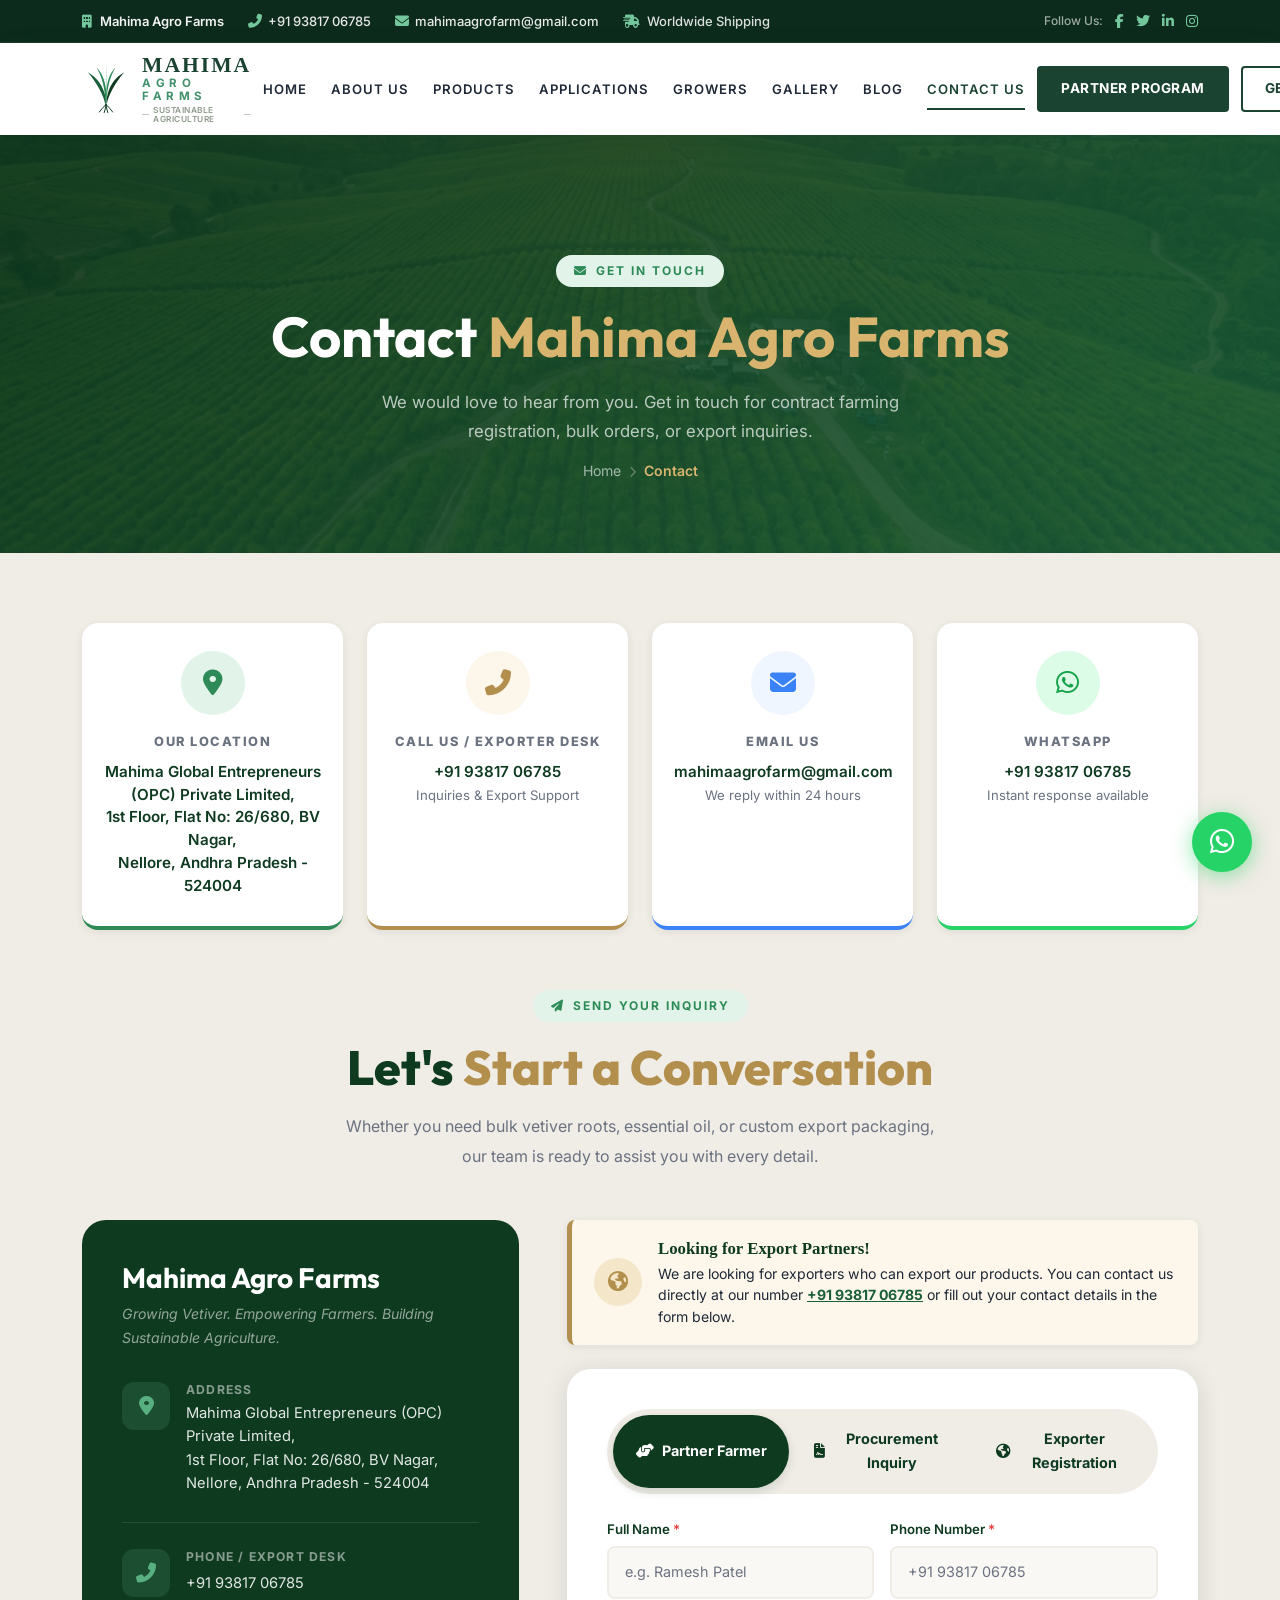
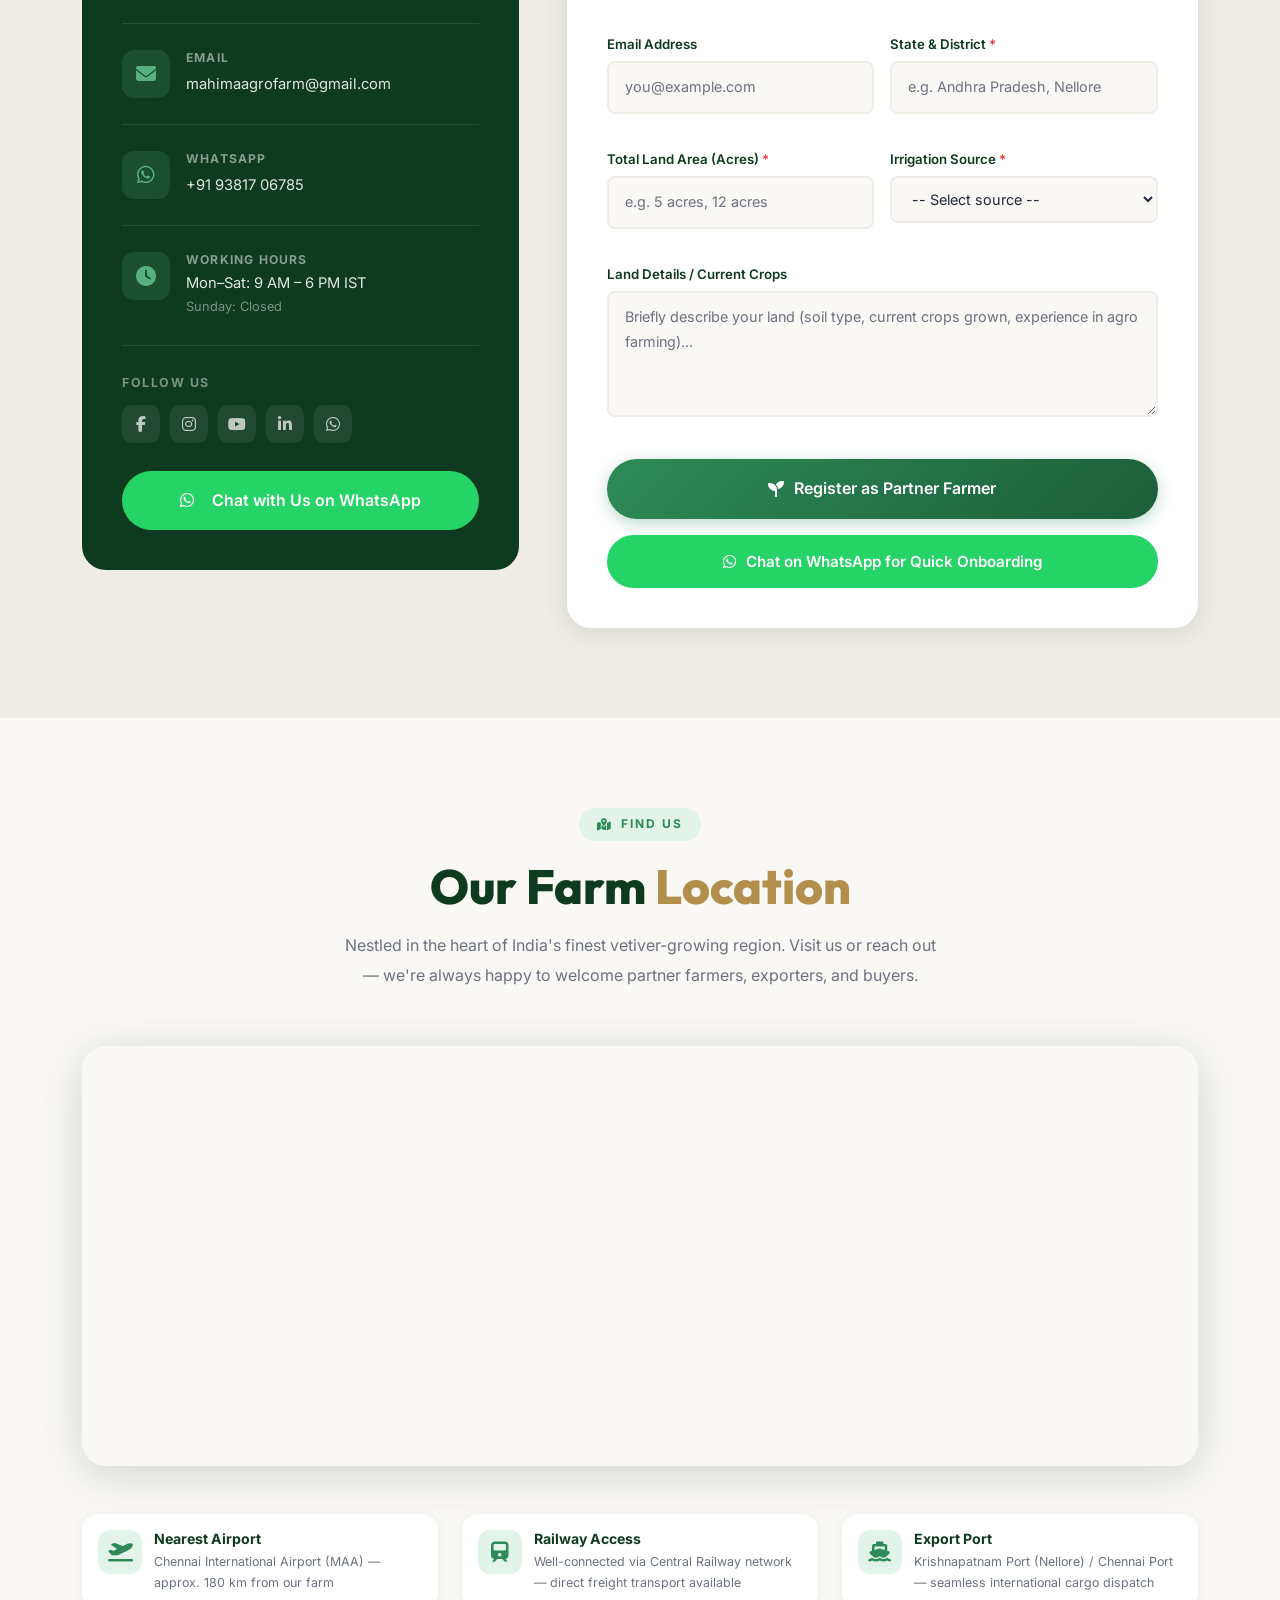
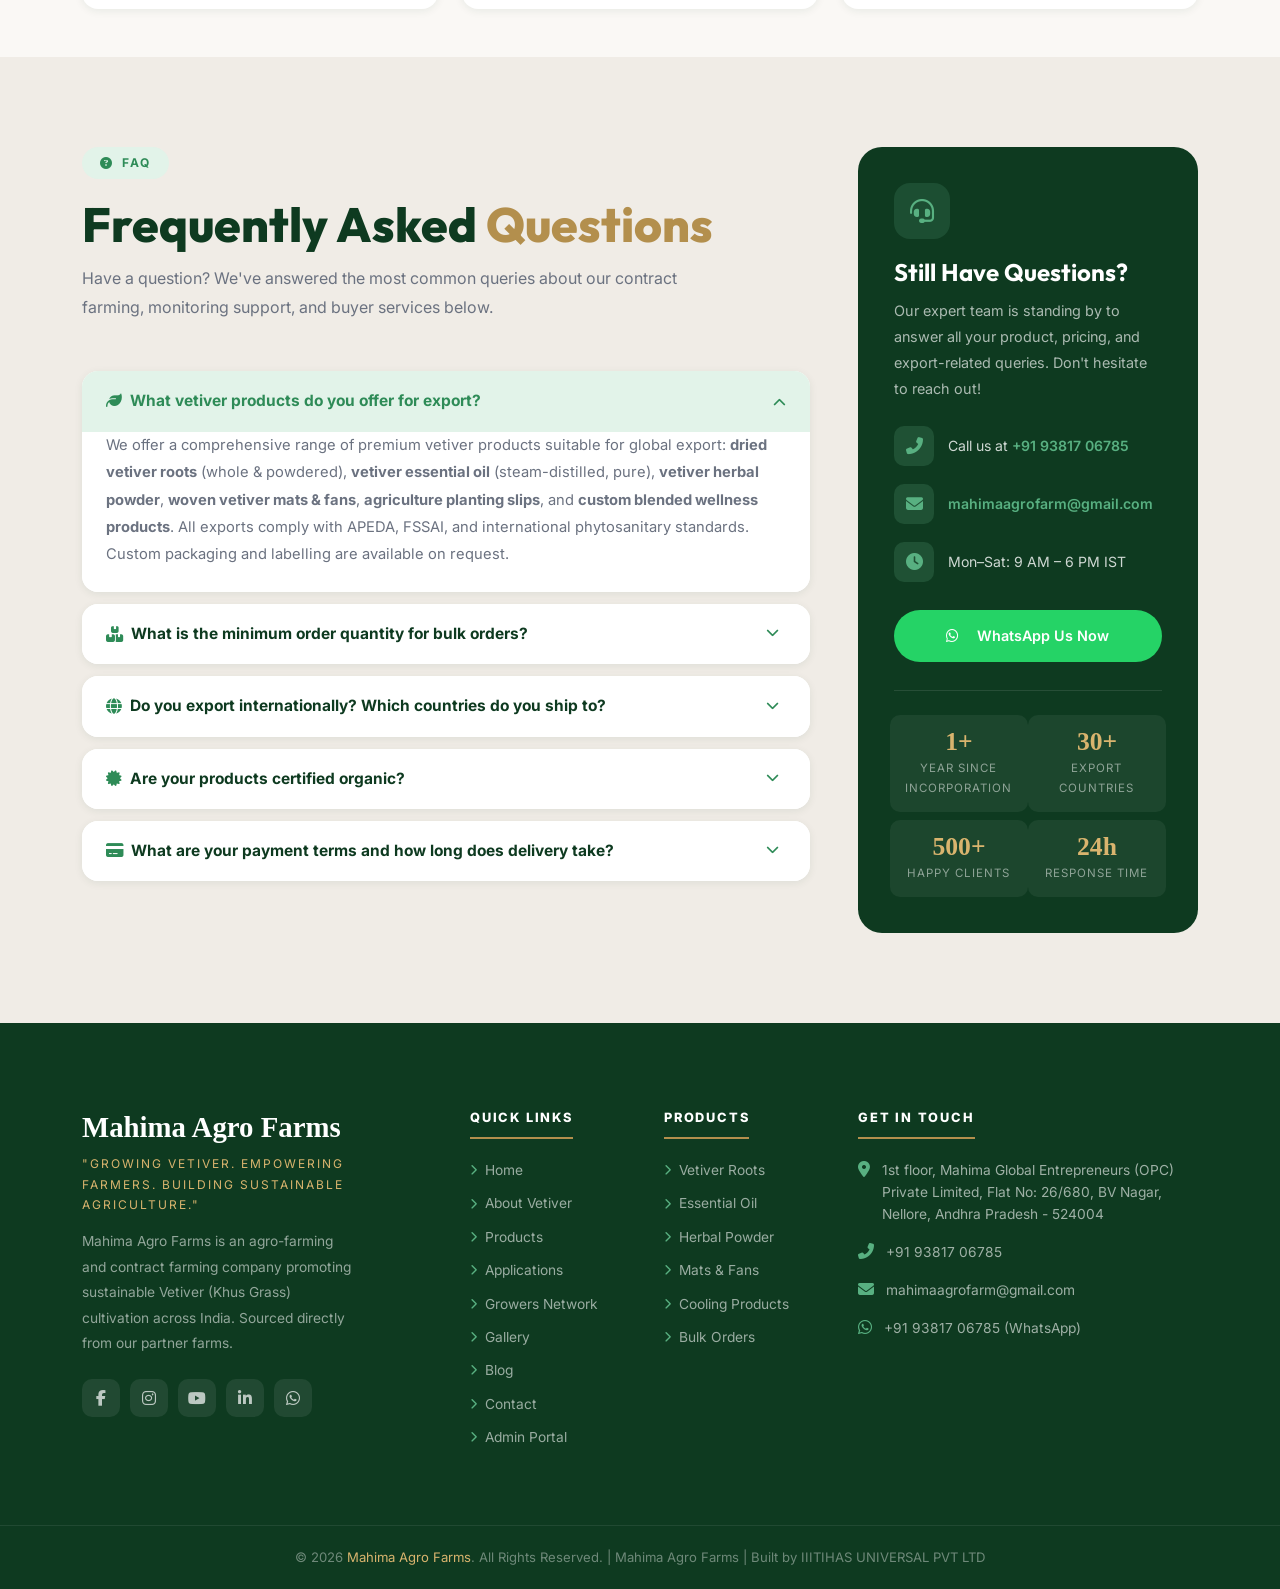
<file: contact.html>
<!DOCTYPE html>
<html lang="en">
<head>
  <meta charset="UTF-8" />
  <meta name="viewport" content="width=device-width, initial-scale=1.0" />
  <meta name="google-site-verification" content="Be-0m9ViL2fCjJJv4AKtLVnVhdVmcX80m7d5Nu3p8mY" />
  <meta name="robots" content="index, follow" />
  <link rel="canonical" href="https://mahimaagrofarms.com/contact.html" />
  <meta name="description" content="Contact Mahima Agro Farms – Get in touch for partner farmer registrations, bulk orders, export inquiries, or general questions." />
  <meta name="keywords" content="contact Mahima Agro Farms, vetiver contract farming, partner farmer registration" />
  <title>Contact Us | Mahima Agro Farms – Natural • Pure • Sustainable</title>

  <!-- Open Graph / Facebook -->
  <meta property="og:type" content="website">
  <meta property="og:url" content="https://mahimaagrofarms.com/contact.html">
  <meta property="og:title" content="Contact Us | Mahima Agro Farms – Natural • Pure • Sustainable">
  <meta property="og:description" content="Get in touch for partner farmer registrations, bulk orders, export inquiries, or general questions.">
  <meta property="og:image" content="https://mahimaagrofarms.com/img/favicon.png">
  <meta property="og:site_name" content="Mahima Agro Farms">

  <link rel="icon" type="image/png" href="/favicon.png">
  <link rel="shortcut icon" href="/favicon.ico">

  <!-- Icons & Stylesheets -->
  <link rel="stylesheet" href="https://cdnjs.cloudflare.com/ajax/libs/font-awesome/6.5.0/css/all.min.css" />
  <link rel="stylesheet" href="https://cdn.jsdelivr.net/npm/bootstrap-icons@1.11.0/font/bootstrap-icons.css" />
  <link rel="stylesheet" href="lib/owlcarousel/assets/owl.carousel.min.css" />
  <link rel="stylesheet" href="css/bootstrap.min.css" />
  <link rel="stylesheet" href="css/vetiver.css" />

  <style>
    /* ===== CONTACT PAGE EXTRAS ===== */
    .contact-info-quick-card {
      background: #fff;
      border-radius: var(--radius-md);
      padding: 28px 22px;
      text-align: center;
      box-shadow: var(--shadow-sm);
      transition: var(--transition);
      height: 100%;
      border-bottom: 4px solid transparent;
    }
    .contact-info-quick-card:hover {
      transform: translateY(-6px);
      box-shadow: var(--shadow-md);
    }
    .contact-info-quick-card.accent-green  { border-color: var(--green-leaf); }
    .contact-info-quick-card.accent-gold   { border-color: var(--gold); }
    .contact-info-quick-card.accent-blue   { border-color: #3B82F6; }
    .contact-info-quick-card.accent-wa     { border-color: #25D366; }

    .ciq-icon-wrap {
      width: 64px; height: 64px; border-radius: 50%;
      display: flex; align-items: center; justify-content: center;
      font-size: 26px; margin: 0 auto 16px;
    }
    .ciq-icon-wrap.green  { background: var(--green-pale); color: var(--green-leaf); }
    .ciq-icon-wrap.gold   { background: var(--gold-pale);  color: var(--gold); }
    .ciq-icon-wrap.blue   { background: #EFF6FF; color: #3B82F6; }
    .ciq-icon-wrap.wa     { background: #DCFCE7; color: #16A34A; }

    .ciq-title  { font-family: 'Inter', sans-serif; font-size: .8rem; font-weight: 800; text-transform: uppercase; letter-spacing: 1.5px; color: var(--text-muted); margin-bottom: 8px; }
    .ciq-value  { font-size: .95rem; color: var(--green-dark); font-weight: 600; line-height: 1.5; }
    .ciq-value a { color: var(--green-dark); transition: var(--transition-fast); }
    .ciq-value a:hover { color: var(--green-leaf); }

    /* Map section */
    .map-section { background: var(--cream); padding: 0; }
    .map-section .map-header { padding: 90px 0 40px; }
    .map-wrapper {
      border-radius: var(--radius-lg);
      overflow: hidden;
      box-shadow: var(--shadow-lg);
      line-height: 0;
    }
    .map-wrapper iframe { width: 100%; height: 420px; border: none; display: block; }

    /* FAQ section */
    .faq-section { background: var(--sand); }
    .faq-accordion .accordion-item {
      border: none;
      margin-bottom: 12px;
      border-radius: var(--radius-md) !important;
      overflow: hidden;
      box-shadow: var(--shadow-sm);
    }
    .faq-accordion .accordion-button {
      font-family: 'Inter', sans-serif;
      font-weight: 700;
      font-size: .97rem;
      color: var(--green-dark);
      background: #fff;
      padding: 20px 24px;
      box-shadow: none;
    }
    .faq-accordion .accordion-button:not(.collapsed) {
      color: var(--green-leaf);
      background: var(--green-pale);
    }
    .faq-accordion .accordion-button::after {
      background-image: none;
      content: '\f078';
      font-family: 'Font Awesome 6 Free';
      font-weight: 900;
      font-size: .82rem;
      color: var(--green-leaf);
      transition: var(--transition-fast);
    }
    .faq-accordion .accordion-button:not(.collapsed)::after {
      transform: rotate(-180deg);
    }
    .faq-accordion .accordion-body {
      background: #fff;
      color: var(--text-muted);
      font-size: .92rem;
      line-height: 1.85;
      padding: 0 24px 24px;
      border-top: 1px solid var(--green-pale);
    }
    .faq-side-card {
      background: var(--green-dark);
      border-radius: var(--radius-lg);
      padding: 36px;
      color: #fff;
      position: sticky;
      top: 100px;
    }
    .faq-side-card h4 { color: #fff; margin-bottom: 10px; }
    .faq-side-card p  { color: rgba(255,255,255,.65); font-size: .9rem; line-height: 1.8; margin-bottom: 24px; }
    .faq-contact-item { display: flex; align-items: center; gap: 14px; margin-bottom: 18px; }
    .faq-contact-item i { width: 40px; height: 40px; background: rgba(116,198,157,.16); border-radius: 10px; display: flex; align-items: center; justify-content: center; font-size: 17px; color: var(--green-light); flex-shrink: 0; }
    .faq-contact-item span { font-size: .88rem; color: rgba(255,255,255,.8); }

    /* Form success alert */
    .form-success-alert {
      display: none;
      background: var(--green-pale);
      border: 1.5px solid var(--green-leaf);
      border-radius: var(--radius-sm);
      color: var(--green-dark);
      padding: 14px 20px;
      font-size: .9rem;
      font-weight: 600;
      margin-bottom: 18px;
    }

    /* Form tabs styling */
    .v-form-tabs {
      background: var(--sand);
      padding: 6px;
      border-radius: 50px;
      display: flex;
      gap: 5px;
    }
    .btn-v-tab {
      flex: 1;
      border: none;
      background: transparent;
      padding: 12px 20px;
      font-family: 'Inter', sans-serif;
      font-size: 0.9rem;
      font-weight: 700;
      color: var(--green-dark);
      border-radius: 40px;
      display: flex;
      align-items: center;
      justify-content: center;
      gap: 8px;
      cursor: pointer;
      transition: var(--transition-fast);
    }
    .btn-v-tab:hover {
      color: var(--green-leaf);
    }
    .btn-v-tab.active {
      background: var(--green-dark);
      color: #fff;
      box-shadow: 0 4px 10px rgba(27,67,50,.15);
    }
    
    /* Exporter notice/callout card */
    .exporter-notice-card {
      background: var(--gold-pale);
      border-left: 5px solid var(--gold);
      border-radius: var(--radius-sm);
      padding: 18px 22px;
      color: var(--green-dark);
      box-shadow: var(--shadow-sm);
      transition: var(--transition);
    }
    .exporter-notice-card:hover {
      transform: translateY(-2px);
      box-shadow: var(--shadow-md);
    }
    .enc-icon {
      width: 48px;
      height: 48px;
      border-radius: 50%;
      background: rgba(184,134,11,.15);
      color: var(--gold);
      display: flex;
      align-items: center;
      justify-content: center;
      font-size: 20px;
      flex-shrink: 0;
    }
  </style>
</head>
<body>

  <!-- ===== TOPBAR ===== -->
  <div class="v-topbar d-none d-lg-block">
    <div class="container">
      <div class="row align-items-center">
        <div class="col-lg-9">
          <div class="d-flex align-items-center flex-wrap" style="gap: 24px;">
            <span class="v-topbar-company" style="display: inline-flex; align-items: center; gap: 8px; margin-right: 0;"><i class="fas fa-building" style="color: #74C69D;"></i> Mahima Agro Farms</span>
            <a href="tel:+919381706785" style="margin-right: 0;"><i class="fas fa-phone-alt"></i> +91 93817 06785</a>
            <a href="mailto:mahimaagrofarm@gmail.com" style="margin-right: 0;"><i class="fas fa-envelope"></i> mahimaagrofarm@gmail.com</a>
            <span class="v-topbar-shipping" style="margin-right: 0;"><i class="fas fa-shipping-fast"></i> Worldwide Shipping</span>
          </div>
        </div>
        <div class="col-lg-3">
          <div class="d-flex align-items-center justify-content-end">
            <div class="v-topbar-social">
              <span>Follow Us:</span>
              <a href="#" aria-label="Facebook"><i class="fab fa-facebook-f"></i></a>
              <a href="#" aria-label="Twitter"><i class="fab fa-twitter"></i></a>
              <a href="#" aria-label="LinkedIn"><i class="fab fa-linkedin-in"></i></a>
              <a href="#" aria-label="Instagram"><i class="fab fa-instagram"></i></a>
            </div>
          </div>
        </div>
      </div>
    </div>
  </div>

  <!-- ===== NAVBAR ===== -->
  <nav class="v-navbar navbar navbar-expand-lg" id="mainNavbar">
    <div class="container">
      <a href="index.html" class="v-brand" aria-label="Mahima Agro Farms Home">
              <svg xmlns="http://www.w3.org/2000/svg" viewBox="0 0 100 100" class="v-brand-logo-svg">
        <path d="M50 82 C52 75, 48 35, 12 15 C30 35, 46 65, 48 80 Z" fill="#1B5E3A"/>
        <path d="M50 82 C53 72, 53 25, 30 5 C42 22, 49 55, 49 80 Z" fill="#2E8B57"/>
        <path d="M51 82 C50 72, 47 25, 70 5 C58 22, 51 55, 51 80 Z" fill="#2E8B57"/>
        <path d="M52 82 C50 75, 52 35, 88 15 C70 35, 54 65, 52 80 Z" fill="#0E3A20"/>
        <path d="M50 82 C50 70, 50 15, 50 0 C51 15, 51 70, 50 82 Z" fill="#58B081"/>
        <path d="M50 82 Q42 90, 36 98 M50 82 Q49 92, 46 100 M50 82 Q51 92, 54 100 M50 82 Q58 90, 64 98" stroke="#0E3A20" stroke-width="2" fill="none" stroke-linecap="round"/>
      </svg>
      <div class="v-brand-text">
        <span class="v-brand-title" style="letter-spacing: 2px;">MAHIMA</span>
        <span class="v-brand-subtitle" style="letter-spacing: 4.5px;">AGRO FARMS</span>
        <span class="v-brand-tagline">Sustainable Agriculture</span>
      </div>
      </a>
      
      <div class="d-flex align-items-center">
        <!-- Sticky Action Buttons for Mobile Header -->
        <div class="mobile-nav-actions d-flex d-lg-none">
          <a href="tel:+919381706785" class="mobile-nav-btn phone" aria-label="Call Us"><i class="fas fa-phone-alt"></i></a>
          <a href="https://wa.me/919381706785" class="mobile-nav-btn whatsapp" target="_blank" aria-label="Chat on WhatsApp"><i class="fab fa-whatsapp"></i></a>
        </div>
        
        <!-- Hamburger Menu Toggler -->
        <button class="navbar-toggler border-0 p-1" type="button" data-bs-toggle="collapse" data-bs-target="#navbarCollapse" aria-label="Toggle navigation">
          <span class="navbar-toggler-icon"></span>
        </button>
      </div>
      
      <div class="collapse navbar-collapse" id="navbarCollapse">
        <!-- Close button inside mobile menu collapse -->
        <button class="mobile-menu-close d-lg-none" type="button" data-bs-toggle="collapse" data-bs-target="#navbarCollapse" aria-label="Close menu">
          <i class="fas fa-times"></i>
        </button>
        
        <div class="navbar-nav mx-auto">
          <a href="index.html"    class="nav-item nav-link v-nav-link">Home</a>
          <a href="about.html"    class="nav-item nav-link v-nav-link">About Us</a>
          <a href="product.html"  class="nav-item nav-link v-nav-link">Products</a>
          <a href="service.html"  class="nav-item nav-link v-nav-link">Applications</a>
        <a href="growers.html"  class="nav-item nav-link v-nav-link" id="nav-growers-link">Growers</a>
          <a href="gallery.html"  class="nav-item nav-link v-nav-link">Gallery</a>
          <a href="blog.html"     class="nav-item nav-link v-nav-link">Blog</a>
          <a href="contact.html"  class="nav-item nav-link v-nav-link active">Contact Us</a>
        </div>
              <div class="v-nav-cta d-none d-lg-flex">
        <a href="contact.html#partner-form" class="v-btn-quote" id="navbar-partner-btn">Partner Program</a>
        <a href="contact.html#inquiry" class="v-btn-quote-outline" id="navbar-quote-btn">Get Quote</a>
      </div>
      </div>
    </div>
  </nav>

  <!-- ===== PAGE HERO ===== -->
  <section class="page-hero">
    <div class="container">
      <div class="page-hero-content">
        <span class="section-badge"><i class="fas fa-envelope"></i> Get In Touch</span>
        <h1>Contact <span style="color:var(--gold-light)">Mahima Agro Farms</span></h1>
        <p>We would love to hear from you. Get in touch for contract farming registration, bulk orders, or export inquiries.</p>
        <nav class="breadcrumb-v" aria-label="breadcrumb">
          <a href="index.html">Home</a>
          <span class="sep"><i class="fas fa-chevron-right" style="font-size:.7rem"></i></span>
          <span class="cur">Contact</span>
        </nav>
      </div>
    </div>
  </section>

  <!-- ===== CONTACT INFO QUICK CARDS (row of 4) ===== -->
  <section style="background:var(--sand); padding: 70px 0 0;">
    <div class="container">
      <div class="row g-4">

        <!-- Address -->
        <div class="col-lg-3 col-md-6 animate-on-scroll d1">
          <div class="contact-info-quick-card accent-green">
            <div class="ciq-icon-wrap green">
              <i class="fas fa-map-marker-alt"></i>
            </div>
            <div class="ciq-title">Our Location</div>
            <div class="ciq-value">Mahima Global Entrepreneurs (OPC) Private Limited,<br>1st Floor, Flat No: 26/680, BV Nagar,<br>Nellore, Andhra Pradesh - 524004</div>
          </div>
        </div>

        <!-- Phone -->
        <div class="col-lg-3 col-md-6 animate-on-scroll d2">
          <div class="contact-info-quick-card accent-gold">
            <div class="ciq-icon-wrap gold">
              <i class="fas fa-phone-alt"></i>
            </div>
            <div class="ciq-title">Call Us / Exporter Desk</div>
            <div class="ciq-value">
              <a href="tel:+919381706785">+91 93817 06785</a><br>
              <small style="color:var(--text-muted); font-weight:400; font-size:.82rem;">Inquiries &amp; Export Support</small>
            </div>
          </div>
        </div>

        <!-- Email -->
        <div class="col-lg-3 col-md-6 animate-on-scroll d3">
          <div class="contact-info-quick-card accent-blue">
            <div class="ciq-icon-wrap blue">
              <i class="fas fa-envelope"></i>
            </div>
            <div class="ciq-title">Email Us</div>
            <div class="ciq-value">
              <a href="mailto:mahimaagrofarm@gmail.com">mahimaagrofarm@gmail.com</a><br>
              <small style="color:var(--text-muted); font-weight:400; font-size:.82rem;">We reply within 24 hours</small>
            </div>
          </div>
        </div>

        <!-- WhatsApp -->
        <div class="col-lg-3 col-md-6 animate-on-scroll d4">
          <div class="contact-info-quick-card accent-wa">
            <div class="ciq-icon-wrap wa">
              <i class="fab fa-whatsapp"></i>
            </div>
            <div class="ciq-title">WhatsApp</div>
            <div class="ciq-value">
              <a href="https://wa.me/919381706785" target="_blank">+91 93817 06785</a><br>
              <small style="color:var(--text-muted); font-weight:400; font-size:.82rem;">Instant response available</small>
            </div>
          </div>
        </div>

      </div>
    </div>
  </section>

  <!-- ===== MAIN CONTACT SECTION ===== -->
  <div id="inquiry"></div>
  <section class="contact-section" style="padding-top: 60px;">
    <div class="container">

      <!-- Section Header -->
      <div class="text-center mb-5 animate-on-scroll d1">
        <span class="section-badge"><i class="fas fa-paper-plane"></i> Send Your Inquiry</span>
        <h2 class="section-title">Let's <span>Start a Conversation</span></h2>
        <p class="section-subtitle mx-auto">Whether you need bulk vetiver roots, essential oil, or custom export packaging, our team is ready to assist you with every detail.</p>
      </div>

      <div class="row g-5 align-items-start">

        <!-- LEFT: Contact Info Card (dark green) -->
        <div class="col-lg-5 animate-on-scroll d2">
          <div class="contact-info-card">

            <h3 style="color:#fff; margin-bottom: 6px;">Mahima Agro Farms</h3>
            <p style="color:rgba(255,255,255,.55); font-size:.88rem; margin-bottom:32px; font-style:italic;">Growing Vetiver. Empowering Farmers. Building Sustainable Agriculture.</p>

            <!-- Address -->
            <div class="contact-item">
              <div class="contact-ico"><i class="fas fa-map-marker-alt"></i></div>
              <div class="contact-txt">
                <h6>Address</h6>
                <p>Mahima Global Entrepreneurs (OPC) Private Limited,<br>1st Floor, Flat No: 26/680, BV Nagar,<br>Nellore, Andhra Pradesh - 524004</p>
              </div>
            </div>

            <!-- Phone -->
            <div class="contact-item">
              <div class="contact-ico"><i class="fas fa-phone-alt"></i></div>
              <div class="contact-txt">
                <h6>Phone / Export Desk</h6>
                <a href="tel:+919381706785">+91 93817 06785</a>
              </div>
            </div>

            <!-- Email -->
            <div class="contact-item">
              <div class="contact-ico"><i class="fas fa-envelope"></i></div>
              <div class="contact-txt">
                <h6>Email</h6>
                <a href="mailto:mahimaagrofarm@gmail.com">mahimaagrofarm@gmail.com</a>
              </div>
            </div>

            <!-- WhatsApp -->
            <div class="contact-item">
              <div class="contact-ico"><i class="fab fa-whatsapp"></i></div>
              <div class="contact-txt">
                <h6>WhatsApp</h6>
                <a href="https://wa.me/919381706785" target="_blank">+91 93817 06785</a>
              </div>
            </div>

            <!-- Working Hours -->
            <div class="contact-item">
              <div class="contact-ico"><i class="fas fa-clock"></i></div>
              <div class="contact-txt">
                <h6>Working Hours</h6>
                <p>Mon–Sat: 9 AM – 6 PM IST<br>
                <span style="font-size:.8rem; color:rgba(255,255,255,.45);">Sunday: Closed</span></p>
              </div>
            </div>

            <!-- Social Media -->
            <div style="margin-top: 8px; margin-bottom: 28px;">
              <p style="font-size:.78rem; color:rgba(255,255,255,.45); text-transform:uppercase; letter-spacing:1.5px; font-weight:700; margin-bottom:12px;">Follow Us</p>
              <div class="footer-social">
                <a href="#" aria-label="Facebook"><i class="fab fa-facebook-f"></i></a>
                <a href="#" aria-label="Instagram"><i class="fab fa-instagram"></i></a>
                <a href="#" aria-label="YouTube"><i class="fab fa-youtube"></i></a>
                <a href="#" aria-label="LinkedIn"><i class="fab fa-linkedin-in"></i></a>
                <a href="https://wa.me/919381706785" target="_blank" aria-label="WhatsApp"><i class="fab fa-whatsapp"></i></a>
              </div>
            </div>

            <!-- Large WhatsApp CTA -->
            <a href="https://wa.me/919381706785?text=Hello%20Agro%20Farms!%20I%20am%20interested%20in%20becoming%20a%20partner%20farmer%20or%20buying%20your%20products.%20Please%20share%20more%20details."
               class="btn-v-whatsapp d-flex justify-content-center" target="_blank" style="font-size:1rem; padding:16px 28px;">
              <i class="fab fa-whatsapp"></i>&nbsp; Chat with Us on WhatsApp
            </a>

          </div>
        </div>

        <!-- RIGHT: Contact Form Card (white) -->
        <div class="col-lg-7 animate-on-scroll d3">
          <!-- Exporter Notice Banner -->
          <div class="exporter-notice-card mb-4">
            <div class="d-flex align-items-center gap-3">
              <div class="enc-icon"><i class="fas fa-globe-americas"></i></div>
              <div>
                <h5 class="mb-1" style="font-family:'Playfair Display',serif; font-size: 1.05rem; font-weight: 800; color: var(--green-dark);">Looking for Export Partners!</h5>
                <p class="mb-0" style="font-size: .88rem; color: var(--text); line-height: 1.5;">
                  We are looking for exporters who can export our products. You can contact us directly at our number <a href="tel:+919381706785" style="font-weight: 700; color: var(--green-mid); text-decoration: underline;">+91 93817 06785</a> or fill out your contact details in the form below.
                </p>
              </div>
            </div>
          </div>

          <div class="contact-form-card">
            <!-- Form Tabs -->
            <div class="v-form-tabs mb-4" id="partner-form">
              <button type="button" class="btn-v-tab active" id="tab-partner" onclick="switchContactForm('partner')">
                <i class="fas fa-hands-helping"></i> Partner Farmer
              </button>
              <button type="button" class="btn-v-tab" id="tab-buyer" onclick="switchContactForm('buyer')">
                <i class="fas fa-file-contract"></i> Procurement Inquiry
              </button>
              <button type="button" class="btn-v-tab" id="tab-exporter" onclick="switchContactForm('exporter')">
                <i class="fas fa-globe-americas"></i> Exporter Registration
              </button>
            </div>

            <div class="form-success-alert" id="partnerSuccess">
              <i class="fas fa-check-circle me-2"></i> Thank you! Your partner farmer registration has been received. Our field officer will contact you within 24 hours.
            </div>

            <div class="form-success-alert" id="formSuccess">
              <i class="fas fa-check-circle me-2"></i> Thank you! Your inquiry has been sent. We'll respond within 24 hours.
            </div>

            <div class="form-success-alert" id="exporterSuccess">
              <i class="fas fa-check-circle me-2"></i> Thank you! Your exporter profile has been registered. Our trade desk will contact you within 24 hours.
            </div>

            <!-- PARTNER FARMER FORM -->
            <form id="vetiverPartnerForm" novalidate>
              <div class="row g-3">
                <div class="col-md-6">
                  <label class="form-lbl" for="partnerName">Full Name <span style="color:#e53e3e">*</span></label>
                  <input type="text" id="partnerName" name="name" class="form-inp" placeholder="e.g. Ramesh Patel" required />
                </div>
                <div class="col-md-6">
                  <label class="form-lbl" for="partnerPhone">Phone Number <span style="color:#e53e3e">*</span></label>
                  <input type="tel" id="partnerPhone" name="phone" class="form-inp" placeholder="+91 93817 06785" required />
                </div>
                <div class="col-md-6">
                  <label class="form-lbl" for="partnerEmail">Email Address</label>
                  <input type="email" id="partnerEmail" name="email" class="form-inp" placeholder="you@example.com" />
                </div>
                <div class="col-md-6">
                  <label class="form-lbl" for="partnerState">State & District <span style="color:#e53e3e">*</span></label>
                  <input type="text" id="partnerState" name="state" class="form-inp" placeholder="e.g. Andhra Pradesh, Nellore" required />
                </div>
                <div class="col-md-6">
                  <label class="form-lbl" for="partnerLand">Total Land Area (Acres) <span style="color:#e53e3e">*</span></label>
                  <input type="text" id="partnerLand" name="land" class="form-inp" placeholder="e.g. 5 acres, 12 acres" required />
                </div>
                <div class="col-md-6">
                  <label class="form-lbl" for="partnerWater">Irrigation Source <span style="color:#e53e3e">*</span></label>
                  <select id="partnerWater" name="water" class="form-inp" required>
                    <option value="" disabled selected>-- Select source --</option>
                    <option value="Borewell">Borewell</option>
                    <option value="Canal">Canal / River</option>
                    <option value="Rainfed">Rainfed Only</option>
                    <option value="Open Well">Open Well</option>
                    <option value="Drip Irrigation">Drip Irrigation Installed</option>
                  </select>
                </div>
                <div class="col-12">
                  <label class="form-lbl" for="partnerMsg">Land Details / Current Crops</label>
                  <textarea id="partnerMsg" name="message" class="form-inp" rows="4" placeholder="Briefly describe your land (soil type, current crops grown, experience in agro farming)..."></textarea>
                </div>
                <div class="col-12">
                  <button type="submit" class="btn-v-primary w-100 justify-content-center mb-3" style="font-size:1rem; padding:16px;">
                    <i class="fas fa-seedling"></i> Register as Partner Farmer
                  </button>
                  <a href="https://wa.me/919381706785?text=Hello%20Agro%20Farms!%20I%20want%20to%20register%20my%20land%20for%20contract%20farming."
                     class="btn-v-whatsapp w-100 justify-content-center" target="_blank" style="font-size:.95rem; padding:14px;">
                    <i class="fab fa-whatsapp"></i> Chat on WhatsApp for Quick Onboarding
                  </a>
                </div>
              </div>
            </form>

            <!-- BUYER FORM -->
            <form id="vetiverContactForm" class="d-none" novalidate>
              <div class="row g-3">

                <!-- Name -->
                <div class="col-md-6">
                  <label class="form-lbl" for="contactName">Full Name <span style="color:#e53e3e">*</span></label>
                  <input type="text" id="contactName" name="name" class="form-inp" placeholder="e.g. Rahul Sharma" required />
                </div>

                <!-- Phone -->
                <div class="col-md-6">
                  <label class="form-lbl" for="contactPhone">Phone Number <span style="color:#e53e3e">*</span></label>
                  <input type="tel" id="contactPhone" name="phone" class="form-inp" placeholder="+91 93817 06785" required />
                </div>

                <!-- Email -->
                <div class="col-md-6">
                  <label class="form-lbl" for="contactEmail">Email Address <span style="color:#e53e3e">*</span></label>
                  <input type="email" id="contactEmail" name="email" class="form-inp" placeholder="you@example.com" required />
                </div>

                <!-- Country -->
                <div class="col-md-6">
                  <label class="form-lbl" for="contactCountry">Country <span style="color:#e53e3e">*</span></label>
                  <input type="text" id="contactCountry" name="country" class="form-inp" placeholder="e.g. India, UAE, USA" required />
                </div>

                <!-- Select Product -->
                <div class="col-md-6">
                  <label class="form-lbl" for="contactProduct">Select Product Sourcing Category</label>
                  <select id="contactProduct" name="product" class="form-inp">
                    <option value="" disabled selected>-- Choose product category to procure --</option>
                    <option value="Vetiver Roots">Vetiver Roots (Dried / Fresh)</option>
                    <option value="Essential Oil">Vetiver Essential Oil</option>
                    <option value="Herbal Powder">Vetiver Herbal Powder</option>
                    <option value="Mats & Fans">Vetiver Mats &amp; Fans</option>
                    <option value="Agriculture Slips">Agriculture Slips / Planting Material</option>
                    <option value="Other">Other / Custom Requirement</option>
                  </select>
                </div>

                <!-- Quantity -->
                <div class="col-md-6">
                  <label class="form-lbl" for="contactQty">Procurement Volume Requirement</label>
                  <input type="text" id="contactQty" name="quantity" class="form-inp" placeholder="e.g. 500 kg monthly, 5 tons annual contract" />
                </div>

                <!-- Message -->
                <div class="col-12">
                  <label class="form-lbl" for="contactMsg">Message / Procurement Details <span style="color:#e53e3e">*</span></label>
                  <textarea id="contactMsg" name="message" class="form-inp" rows="5" placeholder="Please describe your sourcing requirements — expected volume, target specifications, target country/delivery terms (FOB/CIF), and test certification needs (phytosanitary, GC-MS, organic)." required></textarea>
                </div>

                <!-- Buttons -->
                <div class="col-12">
                  <button type="submit" class="btn-v-primary w-100 justify-content-center mb-3" style="font-size:1rem; padding:16px;">
                    <i class="fas fa-file-contract"></i> Request Procurement Partnership
                  </button>
                  <a href="https://wa.me/919381706785?text=Hello%20Agro%20Farms!%20I%20have%20an%20inquiry%20about%20your%20products."
                     class="btn-v-whatsapp w-100 justify-content-center" target="_blank" style="font-size:.95rem; padding:14px;">
                    <i class="fab fa-whatsapp"></i> Or WhatsApp Us Directly
                  </a>
                </div>

                <!-- Note -->
                <div class="col-12">
                  <p style="font-size:.78rem; color:var(--text-muted); text-align:center; margin:0;">
                    <i class="fas fa-lock me-1" style="color:var(--green-leaf)"></i>
                    Your information is secure and will never be shared with third parties.
                  </p>
                </div>

              </div>
            </form>

            <!-- EXPORTER REGISTRATION FORM -->
            <form id="vetiverExporterForm" class="d-none" novalidate>
              <div class="row g-3">

                <!-- Name -->
                <div class="col-md-6">
                  <label class="form-lbl" for="exporterName">Full Name <span style="color:#e53e3e">*</span></label>
                  <input type="text" id="exporterName" name="name" class="form-inp" placeholder="e.g. Rahul Sharma" required />
                </div>

                <!-- Company -->
                <div class="col-md-6">
                  <label class="form-lbl" for="exporterCompany">Company / Export Agency Name <span style="color:#e53e3e">*</span></label>
                  <input type="text" id="exporterCompany" name="company" class="form-inp" placeholder="e.g. Global Trade LLC" required />
                </div>

                <!-- Phone -->
                <div class="col-md-6">
                  <label class="form-lbl" for="exporterPhone">Contact Number <span style="color:#e53e3e">*</span></label>
                  <input type="tel" id="exporterPhone" name="phone" class="form-inp" placeholder="+91 93817 06785" required />
                </div>

                <!-- Email -->
                <div class="col-md-6">
                  <label class="form-lbl" for="exporterEmail">Email Address <span style="color:#e53e3e">*</span></label>
                  <input type="email" id="exporterEmail" name="email" class="form-inp" placeholder="trade@company.com" required />
                </div>

                <!-- Target Countries / Regions -->
                <div class="col-md-6">
                  <label class="form-lbl" for="exporterCountry">Target Export Countries / Regions <span style="color:#e53e3e">*</span></label>
                  <input type="text" id="exporterCountry" name="country" class="form-inp" placeholder="e.g. USA, Gulf, Europe" required />
                </div>

                <!-- Export Experience / Volume -->
                <div class="col-md-6">
                  <label class="form-lbl" for="exporterVolume">Expected Monthly/Annual Volume Focus</label>
                  <input type="text" id="exporterVolume" name="volume" class="form-inp" placeholder="e.g. 5 Tons Roots, 500L Oil" />
                </div>

                <!-- Message / Credentials -->
                <div class="col-12">
                  <label class="form-lbl" for="exporterMsg">Export Credentials &amp; Partnership Details <span style="color:#e53e3e">*</span></label>
                  <textarea id="exporterMsg" name="message" class="form-inp" rows="5" placeholder="Describe your export credentials, current distribution markets, target regions for Mahima Agro Farms Vetiver distribution, logistics capabilities, and preferred partnership terms (CIF, FOB, bulk packaging requirements)." required></textarea>
                </div>

                <!-- Buttons -->
                <div class="col-12">
                  <button type="submit" class="btn-v-primary w-100 justify-content-center mb-3" style="font-size:1rem; padding:16px;">
                    <i class="fas fa-globe-americas"></i> Register as Export Partner
                  </button>
                  <a href="tel:+919381706785" class="btn-v-gold w-100 justify-content-center" style="font-size:.95rem; padding:14px;">
                    <i class="fas fa-phone-alt"></i> Call Our Export Desk Directly
                  </a>
                </div>

                <!-- Note -->
                <div class="col-12">
                  <p style="font-size:.78rem; color:var(--text-muted); text-align:center; margin:0;">
                    <i class="fas fa-shield-alt me-1" style="color:var(--gold)"></i>
                    Trade submissions are processed securely by our global partnerships team.
                  </p>
                </div>

              </div>
            </form>
          </div>
        </div>

      </div>
    </div>
  </section>

  <!-- ===== GOOGLE MAPS ===== -->
  <section class="map-section">
    <div class="map-header">
      <div class="container text-center animate-on-scroll d1">
        <span class="section-badge"><i class="fas fa-map-marked-alt"></i> Find Us</span>
        <h2 class="section-title">Our Farm <span>Location</span></h2>
        <p class="section-subtitle mx-auto">Nestled in the heart of India's finest vetiver-growing region. Visit us or reach out — we're always happy to welcome partner farmers, exporters, and buyers.</p>
      </div>
    </div>
    <div class="container pb-5 animate-on-scroll d2">
      <div class="map-wrapper">
        <iframe
          src="https://maps.google.com/maps?q=1st+floor,+Mahima+Global+Entrepreneurs+(OPC)+Private+Limited,+flat+no,+26/680,+BV+Nagar,+Nellore,+Andhra+Pradesh+524004&t=&z=14&ie=UTF8&iwloc=&output=embed"
          width="100%" height="420" style="border:0;" allowfullscreen="" loading="lazy"
          referrerpolicy="no-referrer-when-downgrade" title="Mahima Global Entrepreneurs (OPC) Private Limited Location">
        </iframe>
      </div>

      <!-- Location highlights below map -->
      <div class="row g-4 mt-4">
        <div class="col-md-4 animate-on-scroll d1">
          <div class="about-feat">
            <div class="about-feat-icon"><i class="fas fa-plane-departure"></i></div>
            <div class="about-feat-text">
              <h6>Nearest Airport</h6>
              <p>Chennai International Airport (MAA) — approx. 180 km from our farm</p>
            </div>
          </div>
        </div>
        <div class="col-md-4 animate-on-scroll d2">
          <div class="about-feat">
            <div class="about-feat-icon"><i class="fas fa-train"></i></div>
            <div class="about-feat-text">
              <h6>Railway Access</h6>
              <p>Well-connected via Central Railway network — direct freight transport available</p>
            </div>
          </div>
        </div>
        <div class="col-md-4 animate-on-scroll d3">
          <div class="about-feat">
            <div class="about-feat-icon"><i class="fas fa-ship"></i></div>
            <div class="about-feat-text">
              <h6>Export Port</h6>
              <p>Krishnapatnam Port (Nellore) / Chennai Port — seamless international cargo dispatch</p>
            </div>
          </div>
        </div>
      </div>
    </div>
  </section>

  <!-- ===== FAQ SECTION ===== -->
  <section class="faq-section">
    <div class="container">
      <div class="row g-5 align-items-start">

        <!-- FAQ Accordions -->
        <div class="col-lg-8 animate-on-scroll d1">
          <span class="section-badge"><i class="fas fa-question-circle"></i> FAQ</span>
          <h2 class="section-title mb-2">Frequently Asked <span>Questions</span></h2>
          <p class="section-subtitle mb-5">Have a question? We've answered the most common queries about our contract farming, monitoring support, and buyer services below.</p>

          <div class="accordion faq-accordion" id="faqAccordion">

            <!-- FAQ 1 -->
            <div class="accordion-item">
              <h2 class="accordion-header">
                <button class="accordion-button" type="button" data-bs-toggle="collapse" data-bs-target="#faq1" aria-expanded="true">
                  <i class="fas fa-leaf me-2" style="color:var(--green-leaf)"></i>
                  What vetiver products do you offer for export?
                </button>
              </h2>
              <div id="faq1" class="accordion-collapse collapse show" data-bs-parent="#faqAccordion">
                <div class="accordion-body">
                  We offer a comprehensive range of premium vetiver products suitable for global export: <strong>dried vetiver roots</strong> (whole & powdered), <strong>vetiver essential oil</strong> (steam-distilled, pure), <strong>vetiver herbal powder</strong>, <strong>woven vetiver mats &amp; fans</strong>, <strong>agriculture planting slips</strong>, and <strong>custom blended wellness products</strong>. All exports comply with APEDA, FSSAI, and international phytosanitary standards. Custom packaging and labelling are available on request.
                </div>
              </div>
            </div>

            <!-- FAQ 2 -->
            <div class="accordion-item">
              <h2 class="accordion-header">
                <button class="accordion-button collapsed" type="button" data-bs-toggle="collapse" data-bs-target="#faq2" aria-expanded="false">
                  <i class="fas fa-boxes me-2" style="color:var(--green-leaf)"></i>
                  What is the minimum order quantity for bulk orders?
                </button>
              </h2>
              <div id="faq2" class="accordion-collapse collapse" data-bs-parent="#faqAccordion">
                <div class="accordion-body">
                  Minimum order quantities vary by product. For <strong>dried vetiver roots</strong>, the MOQ is 50 kg. For <strong>essential oil</strong>, a minimum of 5 litres is required. <strong>Herbal powder</strong> starts at 25 kg, and <strong>woven mats</strong> start at 100 pieces per order. For agriculture slips, we work with large-scale requirements from 1,000 slips upward. We are flexible for <strong>trial orders</strong> from new buyers — please contact us to discuss your specific needs.
                </div>
              </div>
            </div>

            <!-- FAQ 3 -->
            <div class="accordion-item">
              <h2 class="accordion-header">
                <button class="accordion-button collapsed" type="button" data-bs-toggle="collapse" data-bs-target="#faq3" aria-expanded="false">
                  <i class="fas fa-globe me-2" style="color:var(--green-leaf)"></i>
                  Do you export internationally? Which countries do you ship to?
                </button>
              </h2>
              <div id="faq3" class="accordion-collapse collapse" data-bs-parent="#faqAccordion">
                <div class="accordion-body">
                  Yes, we actively export to <strong>over 30 countries</strong>, including the UAE, USA, UK, France, Germany, Japan, Australia, Canada, Saudi Arabia, and across Southeast Asia. Our experienced logistics team handles all export documentation including <strong>phytosanitary certificates, COA, MSDS, bill of lading</strong>, and customs clearance support. We ship via air freight (for essential oils) and sea freight (for bulk roots and powder).
                </div>
              </div>
            </div>

            <!-- FAQ 4 -->
            <div class="accordion-item">
              <h2 class="accordion-header">
                <button class="accordion-button collapsed" type="button" data-bs-toggle="collapse" data-bs-target="#faq4" aria-expanded="false">
                  <i class="fas fa-certificate me-2" style="color:var(--green-leaf)"></i>
                  Are your products certified organic?
                </button>
              </h2>
              <div id="faq4" class="accordion-collapse collapse" data-bs-parent="#faqAccordion">
                <div class="accordion-body">
                  Our vetiver is grown using <strong>sustainable, chemical-free farming practices</strong>. We are in the process of obtaining full organic certification (NPOP / NOP). Our essential oil is produced through steam distillation with <strong>no additives, solvents, or adulterants</strong>. Every batch undergoes <strong>third-party laboratory analysis</strong> for purity and quality. We provide full <strong>Certificates of Analysis (COA)</strong> and <strong>MSDS documents</strong> with every order.
                </div>
              </div>
            </div>

            <!-- FAQ 5 -->
            <div class="accordion-item">
              <h2 class="accordion-header">
                <button class="accordion-button collapsed" type="button" data-bs-toggle="collapse" data-bs-target="#faq5" aria-expanded="false">
                  <i class="fas fa-credit-card me-2" style="color:var(--green-leaf)"></i>
                  What are your payment terms and how long does delivery take?
                </button>
              </h2>
              <div id="faq5" class="accordion-collapse collapse" data-bs-parent="#faqAccordion">
                <div class="accordion-body">
                  We accept <strong>T/T (bank transfer), LC at sight, and PayPal</strong> for international buyers. For domestic buyers, we accept NEFT/RTGS, UPI, and cheque. Payment terms are typically <strong>50% advance and 50% before shipment</strong> for new buyers, with flexible terms extended to established partners. Delivery times: <strong>7–10 working days</strong> for domestic orders and <strong>15–30 days</strong> for international shipments depending on the destination and shipping mode.
                </div>
              </div>
            </div>

          </div><!-- end accordion -->
        </div>

        <!-- FAQ Sidebar -->
        <div class="col-lg-4 animate-on-scroll d3">
          <div class="faq-side-card">
            <div style="width:56px;height:56px;background:rgba(116,198,157,.14);border-radius:16px;display:flex;align-items:center;justify-content:center;font-size:24px;color:var(--green-light);margin-bottom:18px;">
              <i class="fas fa-headset"></i>
            </div>
            <h4>Still Have Questions?</h4>
            <p>Our expert team is standing by to answer all your product, pricing, and export-related queries. Don't hesitate to reach out!</p>

            <div class="faq-contact-item">
              <i class="fas fa-phone-alt"></i>
              <span>Call us at <a href="tel:+919381706785" style="color:var(--green-light);font-weight:600;">+91 93817 06785</a></span>
            </div>
            <div class="faq-contact-item">
              <i class="fas fa-envelope"></i>
              <span><a href="mailto:mahimaagrofarm@gmail.com" style="color:var(--green-light);font-weight:600;">mahimaagrofarm@gmail.com</a></span>
            </div>
            <div class="faq-contact-item">
              <i class="fas fa-clock"></i>
              <span>Mon–Sat: 9 AM – 6 PM IST</span>
            </div>

            <div style="margin-top: 28px;">
              <a href="https://wa.me/919381706785?text=Hello%21%20I%20have%20a%20question%20about%20Agro%20Farms%20contract%20farming%20or%20products."
                 class="btn-v-whatsapp d-flex justify-content-center" target="_blank">
                <i class="fab fa-whatsapp"></i>&nbsp; WhatsApp Us Now
              </a>
            </div>

            <!-- Quick Stats -->
            <div style="margin-top:28px; padding-top:24px; border-top:1px solid rgba(255,255,255,.1);">
              <div class="row g-2 text-center">
                <div class="col-6" style="background:rgba(255,255,255,.06);border-radius:10px;padding:14px 8px;">
                  <div style="font-family:'Playfair Display',serif;font-size:1.6rem;font-weight:800;color:var(--gold-light);line-height:1;">1+</div>
                  <div style="font-size:.72rem;color:rgba(255,255,255,.5);margin-top:4px;text-transform:uppercase;letter-spacing:1px;">Year since Incorporation</div>
                </div>
                <div class="col-6" style="background:rgba(255,255,255,.06);border-radius:10px;padding:14px 8px;">
                  <div style="font-family:'Playfair Display',serif;font-size:1.6rem;font-weight:800;color:var(--gold-light);line-height:1;">30+</div>
                  <div style="font-size:.72rem;color:rgba(255,255,255,.5);margin-top:4px;text-transform:uppercase;letter-spacing:1px;">Export Countries</div>
                </div>
                <div class="col-6" style="background:rgba(255,255,255,.06);border-radius:10px;padding:14px 8px;">
                  <div style="font-family:'Playfair Display',serif;font-size:1.6rem;font-weight:800;color:var(--gold-light);line-height:1;">500+</div>
                  <div style="font-size:.72rem;color:rgba(255,255,255,.5);margin-top:4px;text-transform:uppercase;letter-spacing:1px;">Happy Clients</div>
                </div>
                <div class="col-6" style="background:rgba(255,255,255,.06);border-radius:10px;padding:14px 8px;">
                  <div style="font-family:'Playfair Display',serif;font-size:1.6rem;font-weight:800;color:var(--gold-light);line-height:1;">24h</div>
                  <div style="font-size:.72rem;color:rgba(255,255,255,.5);margin-top:4px;text-transform:uppercase;letter-spacing:1px;">Response Time</div>
                </div>
              </div>
            </div>

          </div>
        </div>

      </div>
    </div>
  </section>

  <!-- ===== FOOTER ===== -->
  <footer class="v-footer" id="footer">
    <div class="container">
      <div class="row g-5">
        <div class="col-lg-4 col-md-6">
          <div class="footer-brand-name">Mahima Agro Farms</div>
          <span class="footer-brand-tag">"Growing Vetiver. Empowering Farmers. Building Sustainable Agriculture."</span>
          <p class="footer-desc">Mahima Agro Farms is an agro-farming and contract farming company promoting sustainable Vetiver (Khus Grass) cultivation across India. Sourced directly from our partner farms.</p>
          <div class="footer-social">
            <a href="#" aria-label="Facebook"><i class="fab fa-facebook-f"></i></a>
            <a href="#" aria-label="Instagram"><i class="fab fa-instagram"></i></a>
            <a href="#" aria-label="YouTube"><i class="fab fa-youtube"></i></a>
            <a href="#" aria-label="LinkedIn"><i class="fab fa-linkedin-in"></i></a>
            <a href="https://wa.me/919381706785" target="_blank" aria-label="WhatsApp"><i class="fab fa-whatsapp"></i></a>
          </div>
        </div>
        <div class="col-lg-2 col-md-6 col-6">
          <h4 class="footer-heading">Quick Links</h4>
          <ul class="footer-links">
            <li><a href="index.html"><i class="fas fa-chevron-right"></i> Home</a></li>
            <li><a href="about.html"><i class="fas fa-chevron-right"></i> About Vetiver</a></li>
            <li><a href="product.html"><i class="fas fa-chevron-right"></i> Products</a></li>
            <li><a href="service.html"><i class="fas fa-chevron-right"></i> Applications</a></li>
          <li><a href="growers.html" id="footer-growers-link"><i class="fas fa-chevron-right"></i> Growers Network</a></li>
            <li><a href="gallery.html"><i class="fas fa-chevron-right"></i> Gallery</a></li>
            <li><a href="blog.html"><i class="fas fa-chevron-right"></i> Blog</a></li>
            <li><a href="contact.html"><i class="fas fa-chevron-right"></i> Contact</a></li>
          <li><a href="admin.html" target="_blank"><i class="fas fa-chevron-right"></i> Admin Portal</a></li>
          </ul>
        </div>
        <div class="col-lg-2 col-md-6 col-6">
          <h4 class="footer-heading">Products</h4>
          <ul class="footer-links">
            <li><a href="product.html"><i class="fas fa-chevron-right"></i> Vetiver Roots</a></li>
            <li><a href="product.html"><i class="fas fa-chevron-right"></i> Essential Oil</a></li>
            <li><a href="product.html"><i class="fas fa-chevron-right"></i> Herbal Powder</a></li>
            <li><a href="product.html"><i class="fas fa-chevron-right"></i> Mats &amp; Fans</a></li>
            <li><a href="product.html"><i class="fas fa-chevron-right"></i> Cooling Products</a></li>
            <li><a href="product.html"><i class="fas fa-chevron-right"></i> Bulk Orders</a></li>
          </ul>
        </div>
        <div class="col-lg-4 col-md-6">
          <h4 class="footer-heading">Get In Touch</h4>
          <div class="footer-contact-row"><i class="fas fa-map-marker-alt"></i><span>1st floor, Mahima Global Entrepreneurs (OPC) Private Limited, Flat No: 26/680, BV Nagar, Nellore, Andhra Pradesh - 524004</span></div>
          <div class="footer-contact-row"><i class="fas fa-phone-alt"></i><span>+91 93817 06785</span></div>
          <div class="footer-contact-row"><i class="fas fa-envelope"></i><span>mahimaagrofarm@gmail.com</span></div>
          <div class="footer-contact-row"><i class="fab fa-whatsapp"></i><span>+91 93817 06785 (WhatsApp)</span></div>
        </div>
      </div>
    </div>
    <div class="footer-bottom">
      <div class="container">
        <p class="mb-0">© 2026 <a href="index.html">Mahima Agro Farms</a>. All Rights Reserved. | Mahima Agro Farms | Built by IIITIHAS UNIVERSAL PVT LTD</p>
      </div>
    </div>
  </footer>

  <!-- ===== FLOATING WHATSAPP ===== -->
  <div class="floating-wa">
    <span class="floating-wa-tip">Chat on WhatsApp</span>
    <a href="https://wa.me/919381706785" class="floating-wa-btn" target="_blank" aria-label="Chat on WhatsApp">
      <i class="fab fa-whatsapp"></i>
    </a>
  </div>
  <a href="#" class="back-to-top" id="back-to-top"><i class="bi bi-arrow-up"></i></a>

  <!-- ===== SCRIPTS ===== -->
  <script src="https://code.jquery.com/jquery-3.7.1.min.js"></script>
  <script src="https://cdn.jsdelivr.net/npm/bootstrap@5.3.0/dist/js/bootstrap.bundle.min.js"></script>
  <script src="lib/easing/easing.min.js"></script>
  <script src="lib/waypoints/waypoints.min.js"></script>
  <script src="lib/owlcarousel/owl.carousel.min.js"></script>
  <script src="js/vetiver.js"></script>

  <script>
    /* ===== FORM TAB SWITCHER ===== */
    function switchContactForm(type) {
      const partnerForm = document.getElementById('vetiverPartnerForm');
      const buyerForm = document.getElementById('vetiverContactForm');
      const exporterForm = document.getElementById('vetiverExporterForm');
      
      const tabPartner = document.getElementById('tab-partner');
      const tabBuyer = document.getElementById('tab-buyer');
      const tabExporter = document.getElementById('tab-exporter');
      
      const partnerSuccess = document.getElementById('partnerSuccess');
      const buyerSuccess = document.getElementById('formSuccess');
      const exporterSuccess = document.getElementById('exporterSuccess');

      // Clear alerts
      partnerSuccess.style.display = 'none';
      buyerSuccess.style.display = 'none';
      exporterSuccess.style.display = 'none';

      if (type === 'partner') {
        partnerForm.classList.remove('d-none');
        buyerForm.classList.add('d-none');
        exporterForm.classList.add('d-none');
        tabPartner.classList.add('active');
        tabBuyer.classList.remove('active');
        tabExporter.classList.remove('active');
      } else if (type === 'buyer') {
        partnerForm.classList.add('d-none');
        buyerForm.classList.remove('d-none');
        exporterForm.classList.add('d-none');
        tabPartner.classList.remove('active');
        tabBuyer.classList.add('active');
        tabExporter.classList.remove('active');
      } else {
        partnerForm.classList.add('d-none');
        buyerForm.classList.add('d-none');
        exporterForm.classList.remove('d-none');
        tabPartner.classList.remove('active');
        tabBuyer.classList.remove('active');
        tabExporter.classList.add('active');
      }
    }

    /* ===== PARTNER FORM HANDLER ===== */
    document.getElementById('vetiverPartnerForm').addEventListener('submit', function(e) {
      e.preventDefault();

      const name  = document.getElementById('partnerName').value.trim();
      const phone = document.getElementById('partnerPhone').value.trim();
      const state = document.getElementById('partnerState').value.trim();
      const land  = document.getElementById('partnerLand').value.trim();
      const water = document.getElementById('partnerWater').value;

      if (!name || !phone || !state || !land || !water) {
        alert('Please fill in all required fields before submitting.');
        return;
      }

      // Show success message
      const successBox = document.getElementById('partnerSuccess');
      successBox.style.display = 'block';
      successBox.scrollIntoView({ behavior: 'smooth', block: 'nearest' });

      // Reset form after short delay
      setTimeout(() => {
        this.reset();
        setTimeout(() => { successBox.style.display = 'none'; }, 5000);
      }, 800);
    });

    /* ===== CONTACT FORM HANDLER ===== */
    document.getElementById('vetiverContactForm').addEventListener('submit', function(e) {
      e.preventDefault();

      const name    = document.getElementById('contactName').value.trim();
      const phone   = document.getElementById('contactPhone').value.trim();
      const email   = document.getElementById('contactEmail').value.trim();
      const country = document.getElementById('contactCountry').value.trim();
      const msg     = document.getElementById('contactMsg').value.trim();

      if (!name || !phone || !email || !country || !msg) {
        alert('Please fill in all required fields before submitting.');
        return;
      }

      // Show success message
      const successBox = document.getElementById('formSuccess');
      successBox.style.display = 'block';
      successBox.scrollIntoView({ behavior: 'smooth', block: 'nearest' });

      // Reset form after short delay
      setTimeout(() => {
        this.reset();
        setTimeout(() => { successBox.style.display = 'none'; }, 5000);
      }, 800);
    });

    /* ===== EXPORTER FORM HANDLER ===== */
    document.getElementById('vetiverExporterForm').addEventListener('submit', function(e) {
      e.preventDefault();

      const name    = document.getElementById('exporterName').value.trim();
      const company = document.getElementById('exporterCompany').value.trim();
      const phone   = document.getElementById('exporterPhone').value.trim();
      const email   = document.getElementById('exporterEmail').value.trim();
      const country = document.getElementById('exporterCountry').value.trim();
      const msg     = document.getElementById('exporterMsg').value.trim();

      if (!name || !company || !phone || !email || !country || !msg) {
        alert('Please fill in all required fields before submitting.');
        return;
      }

      // Show success message
      const successBox = document.getElementById('exporterSuccess');
      successBox.style.display = 'block';
      successBox.scrollIntoView({ behavior: 'smooth', block: 'nearest' });

      // Reset form after short delay
      setTimeout(() => {
        this.reset();
        setTimeout(() => { successBox.style.display = 'none'; }, 5000);
      }, 800);
    });
  </script>

</body>
</html>
</file>
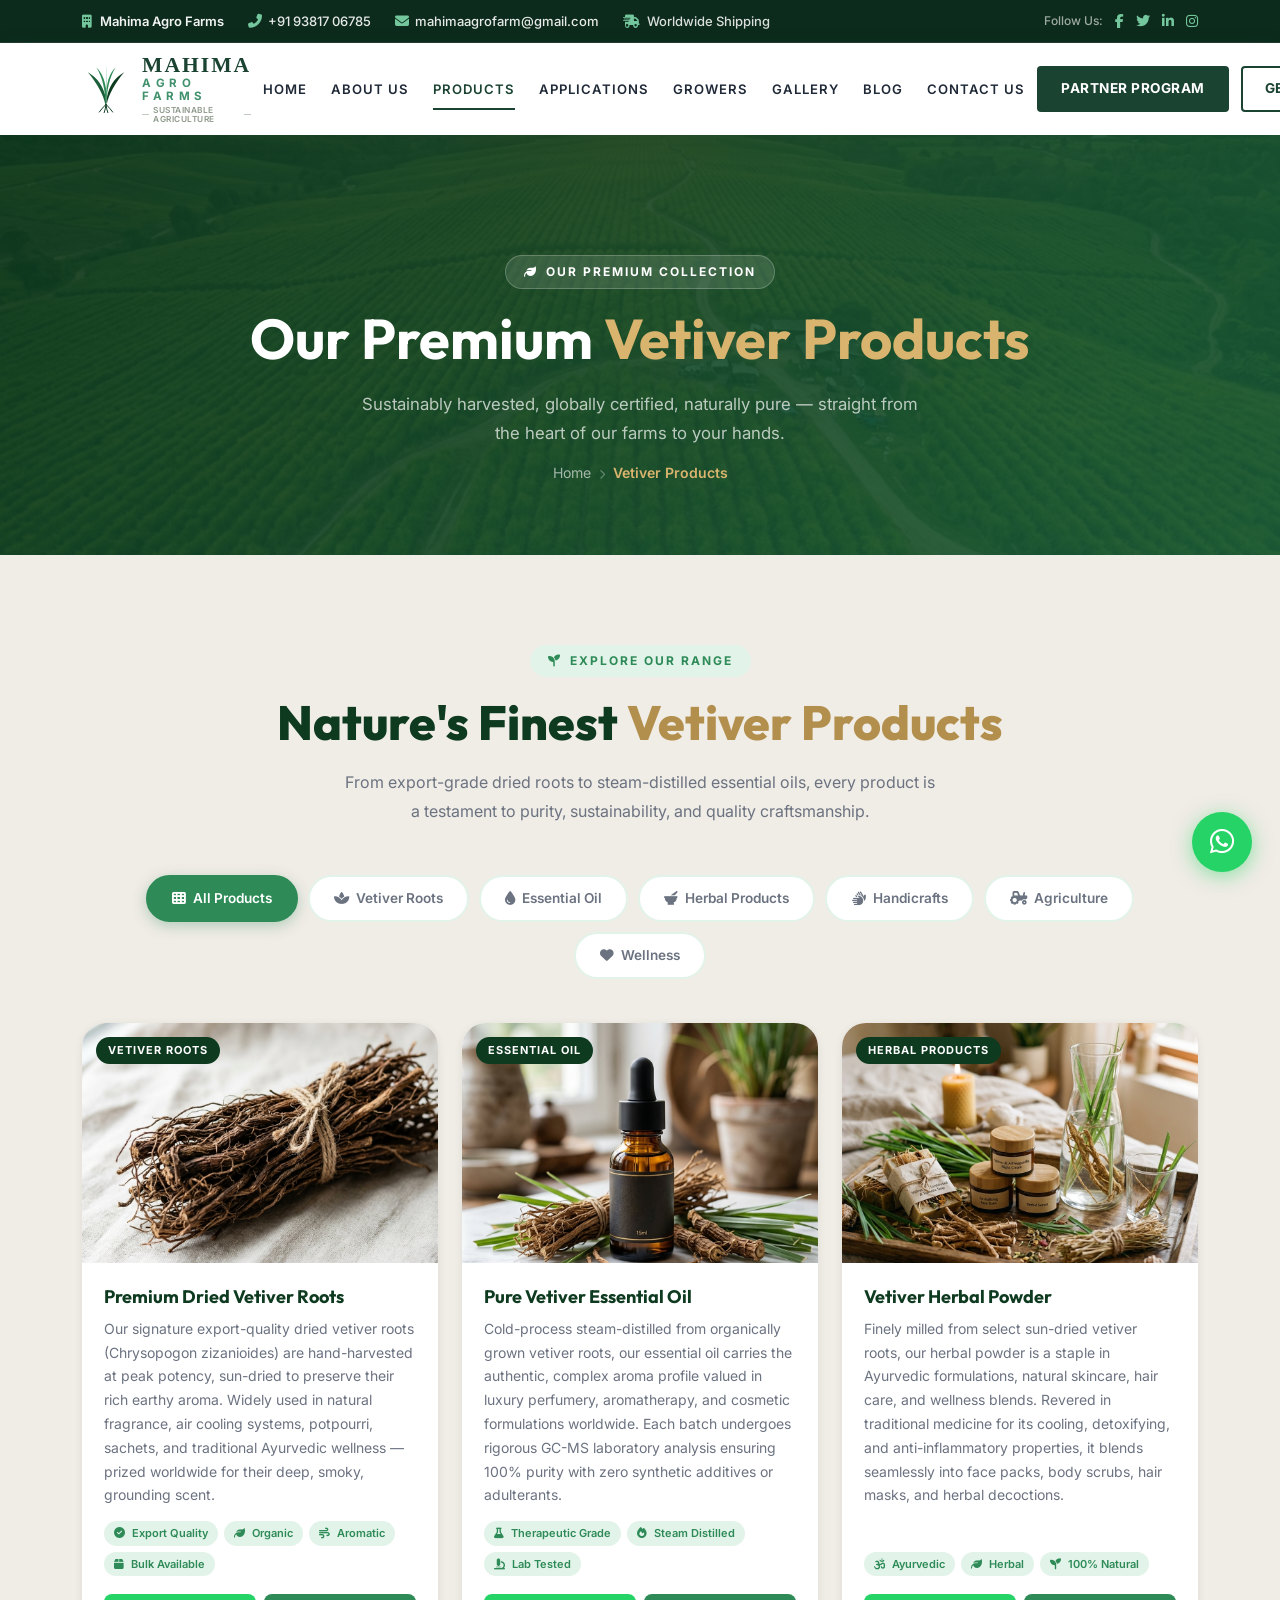
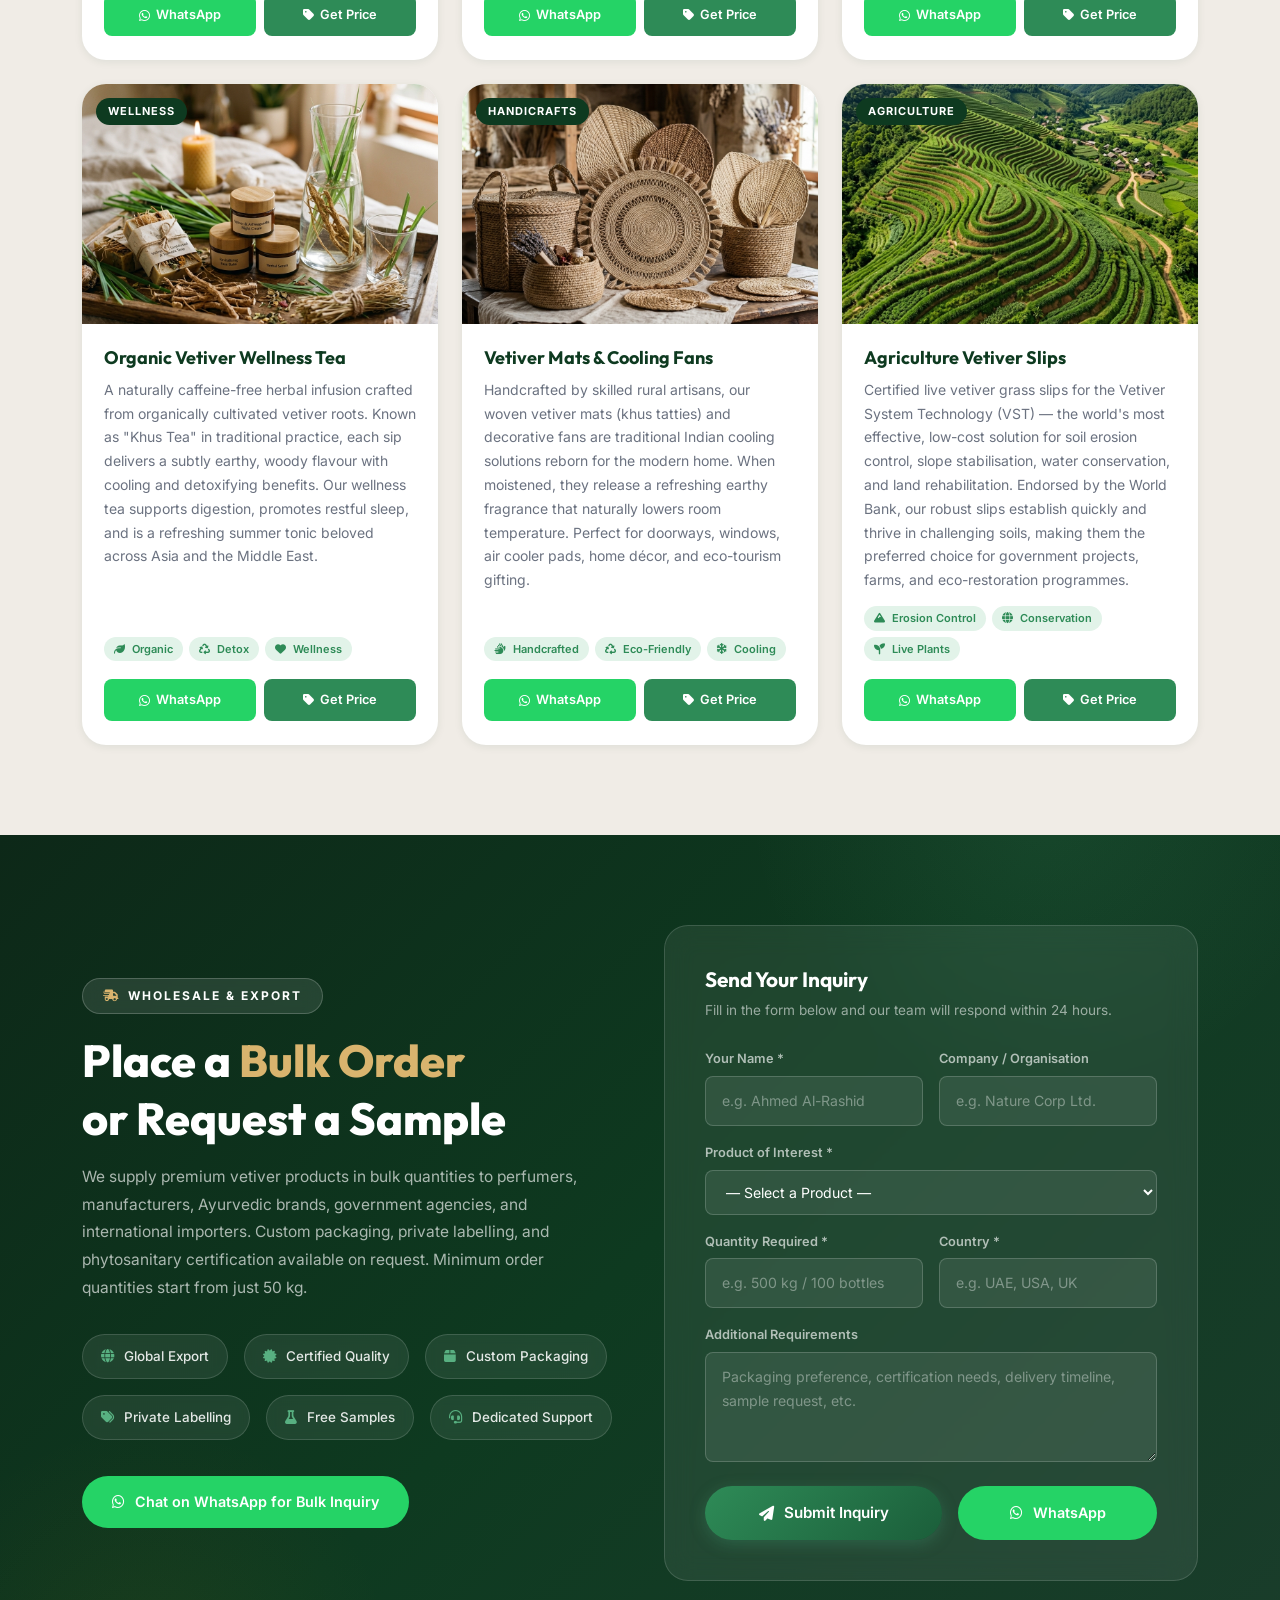
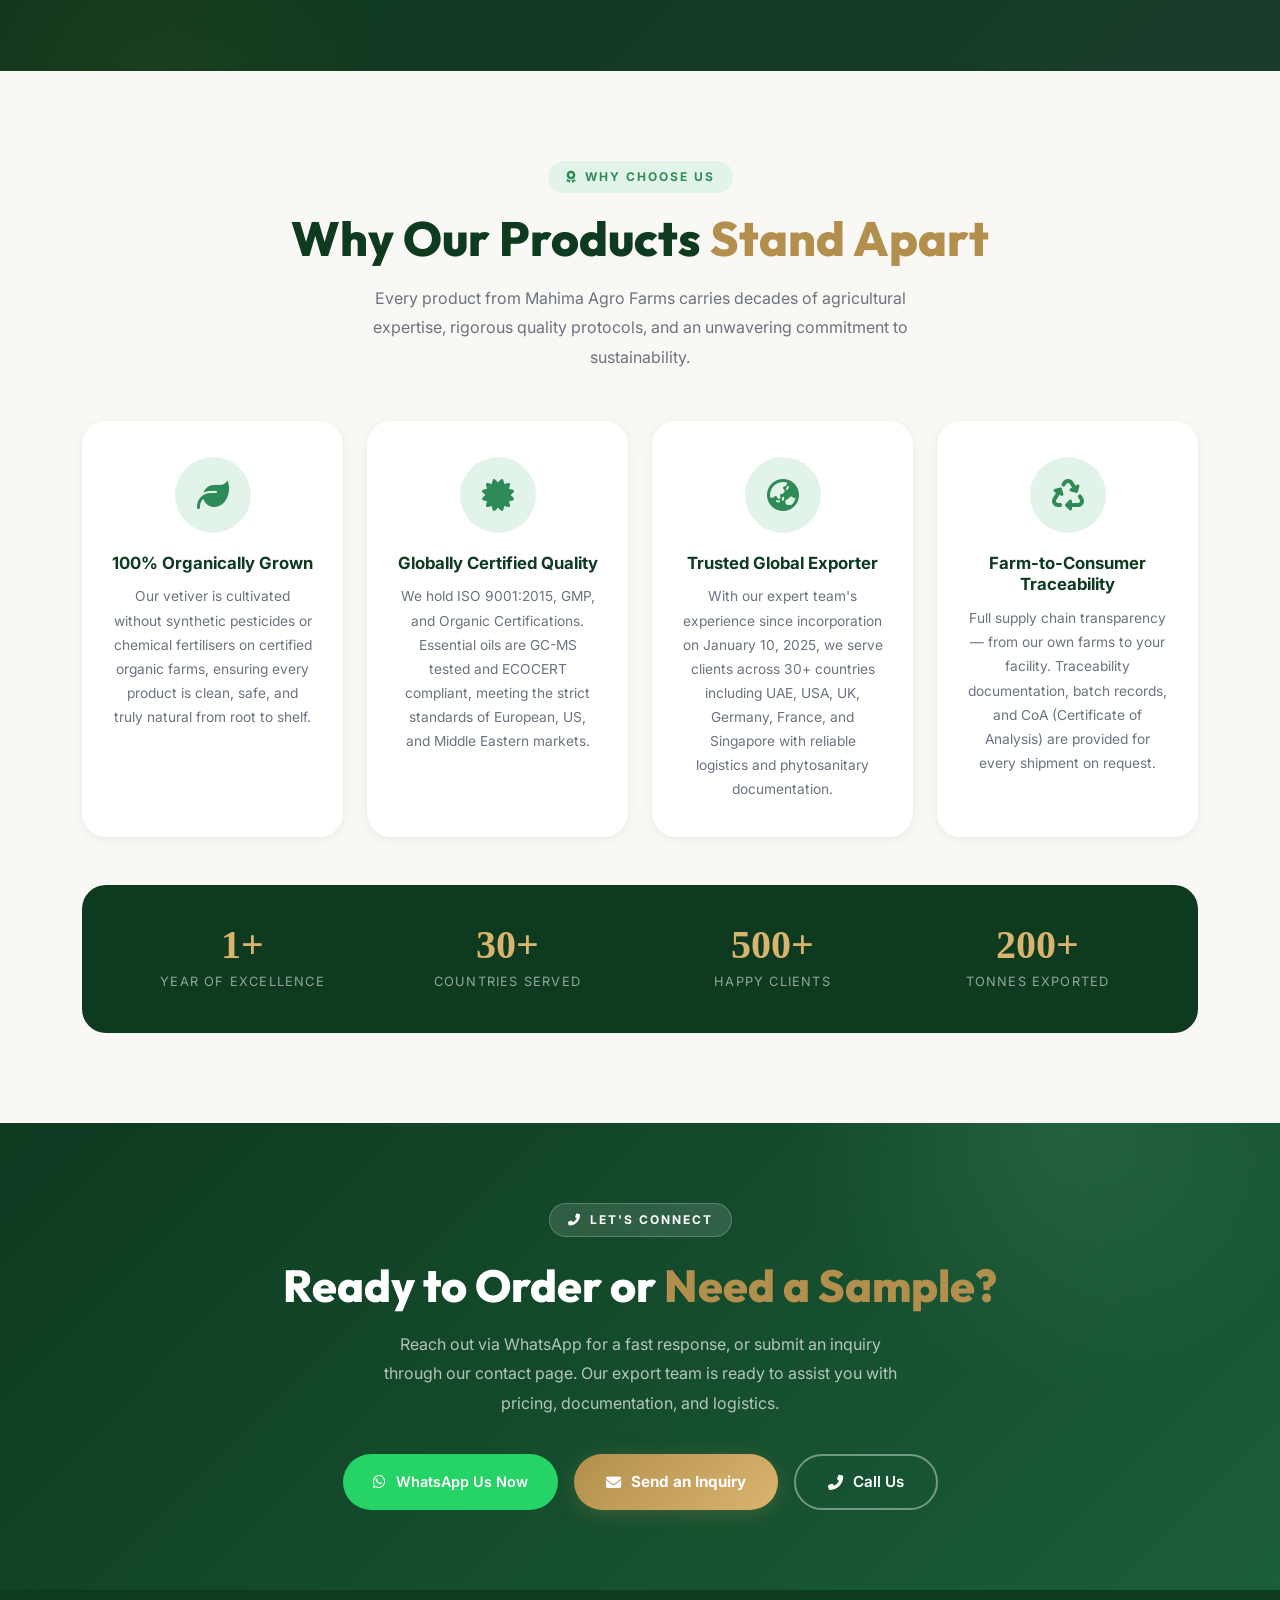
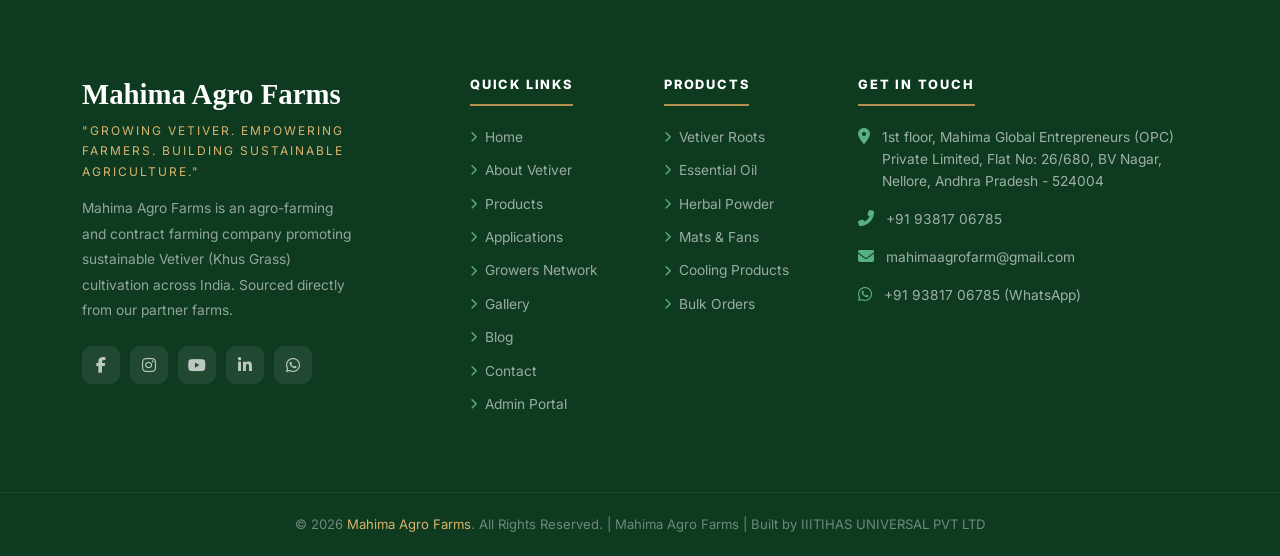
<file: product.html>
<!DOCTYPE html>
<html lang="en">
<head>
  <meta charset="UTF-8" />
  <meta name="viewport" content="width=device-width, initial-scale=1.0" />
  <meta name="google-site-verification" content="Be-0m9ViL2fCjJJv4AKtLVnVhdVmcX80m7d5Nu3p8mY" />
  <meta name="robots" content="index, follow" />
  <link rel="canonical" href="https://mahimaagrofarms.com/product.html" />
  <title>Vetiver Products — Mahima Agro Farms</title>
  <meta name="description" content="Explore Mahima Agro Farms' premium range of Vetiver products — dried roots, pure essential oil, herbal powder, handicrafts, and live slips. Sustainably harvested, globally certified." />
  <meta name="keywords" content="vetiver roots, vetiver essential oil, vetiver powder, vetiver mats, contract farming slips, buy vetiver, Mahima Agro Farms" />

  <!-- Open Graph / Facebook -->
  <meta property="og:type" content="website">
  <meta property="og:url" content="https://mahimaagrofarms.com/product.html">
  <meta property="og:title" content="Vetiver Products — Mahima Agro Farms">
  <meta property="og:description" content="Explore premium organic dried roots, pure essential oil, herbal powder, handicrafts, and live slips.">
  <meta property="og:image" content="https://mahimaagrofarms.com/img/favicon.png">
  <meta property="og:site_name" content="Mahima Agro Farms">

  <link rel="icon" type="image/png" href="/favicon.png">
  <link rel="shortcut icon" href="/favicon.ico">

  <!-- Stylesheets -->
  <link rel="stylesheet" href="https://cdnjs.cloudflare.com/ajax/libs/font-awesome/6.5.0/css/all.min.css" />
  <link rel="stylesheet" href="https://cdn.jsdelivr.net/npm/bootstrap-icons@1.11.0/font/bootstrap-icons.css" />
  <link rel="stylesheet" href="lib/owlcarousel/assets/owl.carousel.min.css" />
  <link rel="stylesheet" href="css/bootstrap.min.css" />
  <link rel="stylesheet" href="css/vetiver.css" />

  <style>
    /* ===== PRODUCT PAGE EXTRAS ===== */

    /* Filter Section */
    .products-section { background: var(--sand); }
    .filter-tabs {
      display: flex; flex-wrap: wrap; gap: 10px;
      margin-bottom: 44px; justify-content: center;
    }
    .filter-btn {
      padding: 10px 24px; border-radius: 100px; font-size: .85rem;
      font-weight: 600; border: 2px solid var(--green-pale);
      background: #fff; color: var(--text-muted); cursor: pointer;
      transition: all .25s ease;
    }
    .filter-btn:hover, .filter-btn.active {
      background: var(--green-leaf); color: #fff; border-color: var(--green-leaf);
      box-shadow: 0 4px 14px rgba(64,145,108,.35);
    }

    /* Product Card */
    .product-card {
      background: #fff; border-radius: var(--radius-lg); overflow: hidden;
      box-shadow: var(--shadow-sm); transition: var(--transition); height: 100%;
      display: flex; flex-direction: column;
    }
    .product-card:hover { transform: translateY(-8px); box-shadow: var(--shadow-lg); }
    .product-img-wrap { position: relative; overflow: hidden; height: 240px; }
    .product-img-wrap img { width: 100%; height: 100%; object-fit: cover; transition: transform .6s ease; }
    .product-card:hover .product-img-wrap img { transform: scale(1.09); }
    .product-cat-tag {
      position: absolute; top: 14px; left: 14px;
      background: var(--green-dark); color: #fff;
      font-size: 11px; font-weight: 700; letter-spacing: 1px;
      text-transform: uppercase; padding: 4px 12px; border-radius: 100px;
    }
    .product-overlay {
      position: absolute; bottom: -80px; left: 0; right: 0;
      display: flex; gap: 8px; padding: 20px 14px 14px;
      justify-content: center;
      background: linear-gradient(0deg, rgba(27,67,50,.92) 0%, transparent 100%);
      transition: var(--transition);
    }
    .product-card:hover .product-overlay { bottom: 0; }
    .product-body { padding: 22px 22px 24px; flex: 1; display: flex; flex-direction: column; }
    .product-name { font-size: 1.13rem; font-weight: 700; color: var(--green-dark); margin-bottom: 8px; }
    .product-desc { font-size: .875rem; color: var(--text-muted); line-height: 1.7; margin-bottom: 14px; flex: 1; }
    .product-tags { display: flex; flex-wrap: wrap; gap: 6px; margin-bottom: 18px; }
    .product-tag {
      background: var(--green-pale); color: var(--green-leaf);
      font-size: 11px; font-weight: 600; padding: 3px 10px; border-radius: 100px;
    }
    .product-actions { display: flex; gap: 8px; margin-top: auto; }
    .btn-inq {
      flex: 1; padding: 10px 10px; border-radius: 8px; font-size: .8rem;
      font-weight: 600; text-align: center; cursor: pointer; border: none;
      transition: all .22s ease; text-decoration: none;
      display: inline-flex; align-items: center; justify-content: center; gap: 6px;
    }
    .btn-inq.green { background: var(--green-leaf); color: #fff; }
    .btn-inq.green:hover { background: var(--green-dark); color: #fff; }
    .btn-inq.wa { background: #25D366; color: #fff; }
    .btn-inq.wa:hover { background: #1ebe5d; color: #fff; }

    /* Product item hide/show animation */
    .product-item {
      transition: opacity .35s ease, transform .35s ease;
    }
    .product-item.hidden {
      display: none;
    }

    /* ===== BULK ORDER SECTION ===== */
    .bulk-section {
      background: linear-gradient(135deg, #0d2818 0%, var(--green-dark) 50%, #1a3d2b 100%);
      position: relative; overflow: hidden; padding: 90px 0;
    }
    .bulk-section::before {
      content: ''; position: absolute; top: -40%; right: -5%;
      width: 600px; height: 600px;
      background: radial-gradient(circle, rgba(116,198,157,.09) 0%, transparent 70%);
      border-radius: 50%; pointer-events: none;
    }
    .bulk-section::after {
      content: ''; position: absolute; bottom: -30%; left: -8%;
      width: 500px; height: 500px;
      background: radial-gradient(circle, rgba(184,134,11,.07) 0%, transparent 70%);
      border-radius: 50%; pointer-events: none;
    }
    .bulk-content { position: relative; z-index: 1; }
    .bulk-badge {
      display: inline-flex; align-items: center; gap: 8px;
      background: rgba(255,255,255,.1); backdrop-filter: blur(8px);
      border: 1px solid rgba(255,255,255,.2); color: #fff;
      font-size: 12px; font-weight: 700; letter-spacing: 2px;
      text-transform: uppercase; padding: 7px 20px; border-radius: 100px;
      margin-bottom: 18px;
    }
    .bulk-badge i { color: var(--gold-light); }
    .bulk-title {
      font-size: clamp(1.9rem, 4vw, 2.8rem);
      color: #fff; font-weight: 800; margin-bottom: 14px;
    }
    .bulk-title span { color: var(--gold-light); }
    .bulk-subtitle { color: rgba(255,255,255,.65); font-size: .97rem; line-height: 1.8; margin-bottom: 32px; }
    .bulk-features { display: flex; flex-wrap: wrap; gap: 16px; margin-bottom: 36px; }
    .bulk-feat-item {
      display: flex; align-items: center; gap: 10px;
      background: rgba(255,255,255,.08); backdrop-filter: blur(6px);
      border: 1px solid rgba(255,255,255,.14); color: rgba(255,255,255,.88);
      padding: 10px 18px; border-radius: 100px; font-size: .84rem; font-weight: 500;
    }
    .bulk-feat-item i { color: var(--green-light); }
    .bulk-form-card {
      background: rgba(255,255,255,.07); backdrop-filter: blur(14px);
      border: 1px solid rgba(255,255,255,.14);
      border-radius: var(--radius-lg); padding: 40px;
      position: relative; z-index: 1;
    }
    .bulk-form-title { font-size: 1.3rem; color: #fff; margin-bottom: 6px; }
    .bulk-form-sub { color: rgba(255,255,255,.55); font-size: .85rem; margin-bottom: 26px; }
    .bulk-form-inp {
      width: 100%; padding: 12px 16px;
      background: rgba(255,255,255,.08);
      border: 1.5px solid rgba(255,255,255,.18);
      border-radius: var(--radius-sm);
      font-family: 'Inter', sans-serif; font-size: .88rem;
      color: #fff; transition: all .22s ease; outline: none;
      margin-bottom: 16px;
    }
    .bulk-form-inp:focus {
      border-color: var(--green-light);
      background: rgba(255,255,255,.13);
      box-shadow: 0 0 0 3px rgba(116,198,157,.15);
    }
    .bulk-form-inp::placeholder { color: rgba(255,255,255,.38); }
    textarea.bulk-form-inp { resize: vertical; min-height: 110px; }
    select.bulk-form-inp { cursor: pointer; }
    select.bulk-form-inp option { background: var(--green-dark); color: #fff; }
    .bulk-form-lbl { font-size: .8rem; font-weight: 600; color: rgba(255,255,255,.65); margin-bottom: 6px; display: block; }

    /* ===== WHY OUR PRODUCTS ===== */
    .why-products-section { background: var(--cream); padding: 90px 0; }
    .why-prod-card {
      background: #fff; border-radius: var(--radius-lg);
      padding: 34px 28px; text-align: center;
      box-shadow: var(--shadow-sm); transition: var(--transition);
      border: 2px solid transparent; height: 100%;
    }
    .why-prod-card:hover {
      border-color: var(--green-leaf); transform: translateY(-6px);
      box-shadow: var(--shadow-md);
    }
    .why-prod-icon {
      width: 76px; height: 76px;
      background: var(--green-pale); border-radius: 50%;
      display: flex; align-items: center; justify-content: center;
      font-size: 32px; color: var(--green-leaf);
      margin: 0 auto 20px; transition: var(--transition);
    }
    .why-prod-card:hover .why-prod-icon {
      background: var(--green-dark); color: var(--green-light);
    }
    .why-prod-title {
      font-size: 1.05rem; font-weight: 700;
      color: var(--green-dark); margin-bottom: 10px;
      font-family: 'Inter', sans-serif;
    }
    .why-prod-desc {
      font-size: .86rem; color: var(--text-muted);
      line-height: 1.75; margin: 0;
    }

    /* ===== CTA Section ===== */
    .cta-section {
      background: linear-gradient(135deg, var(--green-dark), var(--green-mid));
      position: relative; overflow: hidden; padding: 80px 0;
    }
    .cta-section::before {
      content: ''; position: absolute; top: -60%; right: -5%;
      width: 550px; height: 550px;
      background: radial-gradient(circle, rgba(116,198,157,.14) 0%, transparent 70%);
      border-radius: 50%; pointer-events: none;
    }
    .cta-content { position: relative; z-index: 1; }

    /* Responsive */
    @media (max-width: 767.98px) {
      .bulk-form-card { padding: 26px 20px; }
      .filter-tabs { justify-content: flex-start; }
    }
  </style>
</head>
<body>

  <!-- ==================== TOPBAR ==================== -->
  <div class="v-topbar d-none d-lg-block">
    <div class="container">
      <div class="row align-items-center">
        <div class="col-lg-9">
          <div class="d-flex align-items-center flex-wrap" style="gap: 24px;">
            <span class="v-topbar-company" style="display: inline-flex; align-items: center; gap: 8px; margin-right: 0;"><i class="fas fa-building" style="color: #74C69D;"></i> Mahima Agro Farms</span>
            <a href="tel:+919381706785" style="margin-right: 0;"><i class="fas fa-phone-alt"></i> +91 93817 06785</a>
            <a href="mailto:mahimaagrofarm@gmail.com" style="margin-right: 0;"><i class="fas fa-envelope"></i> mahimaagrofarm@gmail.com</a>
            <span class="v-topbar-shipping" style="margin-right: 0;"><i class="fas fa-shipping-fast"></i> Worldwide Shipping</span>
          </div>
        </div>
        <div class="col-lg-3">
          <div class="d-flex align-items-center justify-content-end">
            <div class="v-topbar-social">
              <span>Follow Us:</span>
              <a href="#" aria-label="Facebook"><i class="fab fa-facebook-f"></i></a>
              <a href="#" aria-label="Twitter"><i class="fab fa-twitter"></i></a>
              <a href="#" aria-label="LinkedIn"><i class="fab fa-linkedin-in"></i></a>
              <a href="#" aria-label="Instagram"><i class="fab fa-instagram"></i></a>
            </div>
          </div>
        </div>
      </div>
    </div>
  </div>

  <!-- ==================== NAVBAR ==================== -->
  <nav class="v-navbar navbar navbar-expand-lg" id="mainNavbar">
    <div class="container">
      <a href="index.html" class="v-brand" aria-label="Mahima Agro Farms Home">
              <svg xmlns="http://www.w3.org/2000/svg" viewBox="0 0 100 100" class="v-brand-logo-svg">
        <path d="M50 82 C52 75, 48 35, 12 15 C30 35, 46 65, 48 80 Z" fill="#1B5E3A"/>
        <path d="M50 82 C53 72, 53 25, 30 5 C42 22, 49 55, 49 80 Z" fill="#2E8B57"/>
        <path d="M51 82 C50 72, 47 25, 70 5 C58 22, 51 55, 51 80 Z" fill="#2E8B57"/>
        <path d="M52 82 C50 75, 52 35, 88 15 C70 35, 54 65, 52 80 Z" fill="#0E3A20"/>
        <path d="M50 82 C50 70, 50 15, 50 0 C51 15, 51 70, 50 82 Z" fill="#58B081"/>
        <path d="M50 82 Q42 90, 36 98 M50 82 Q49 92, 46 100 M50 82 Q51 92, 54 100 M50 82 Q58 90, 64 98" stroke="#0E3A20" stroke-width="2" fill="none" stroke-linecap="round"/>
      </svg>
      <div class="v-brand-text">
        <span class="v-brand-title" style="letter-spacing: 2px;">MAHIMA</span>
        <span class="v-brand-subtitle" style="letter-spacing: 4.5px;">AGRO FARMS</span>
        <span class="v-brand-tagline">Sustainable Agriculture</span>
      </div>
      </a>
      
      <div class="d-flex align-items-center">
        <!-- Sticky Action Buttons for Mobile Header -->
        <div class="mobile-nav-actions d-flex d-lg-none">
          <a href="tel:+919381706785" class="mobile-nav-btn phone" aria-label="Call Us"><i class="fas fa-phone-alt"></i></a>
          <a href="https://wa.me/919381706785" class="mobile-nav-btn whatsapp" target="_blank" aria-label="Chat on WhatsApp"><i class="fab fa-whatsapp"></i></a>
        </div>
        
        <!-- Hamburger Menu Toggler -->
        <button class="navbar-toggler border-0 p-1" type="button" data-bs-toggle="collapse" data-bs-target="#navbarCollapse" aria-label="Toggle navigation">
          <span class="navbar-toggler-icon"></span>
        </button>
      </div>
      
      <div class="collapse navbar-collapse" id="navbarCollapse">
        <!-- Close button inside mobile menu collapse -->
        <button class="mobile-menu-close d-lg-none" type="button" data-bs-toggle="collapse" data-bs-target="#navbarCollapse" aria-label="Close menu">
          <i class="fas fa-times"></i>
        </button>
        
        <div class="navbar-nav mx-auto">
          <a href="index.html"    class="nav-item nav-link v-nav-link">Home</a>
          <a href="about.html"    class="nav-item nav-link v-nav-link">About Us</a>
          <a href="product.html"  class="nav-item nav-link v-nav-link active">Products</a>
          <a href="service.html"  class="nav-item nav-link v-nav-link">Applications</a>
        <a href="growers.html"  class="nav-item nav-link v-nav-link" id="nav-growers-link">Growers</a>
          <a href="gallery.html"  class="nav-item nav-link v-nav-link">Gallery</a>
          <a href="blog.html"     class="nav-item nav-link v-nav-link">Blog</a>
          <a href="contact.html"  class="nav-item nav-link v-nav-link">Contact Us</a>
        </div>
              <div class="v-nav-cta d-none d-lg-flex">
        <a href="contact.html#partner-form" class="v-btn-quote" id="navbar-partner-btn">Partner Program</a>
        <a href="contact.html#inquiry" class="v-btn-quote-outline" id="navbar-quote-btn">Get Quote</a>
      </div>
      </div>
    </div>
  </nav>

  <!-- ==================== PAGE HERO ==================== -->
  <section class="page-hero">
    <div class="container">
      <div class="page-hero-content">
        <div class="section-badge" style="background:rgba(255,255,255,.12); color:#fff; border:1px solid rgba(255,255,255,.22);">
          <i class="fas fa-leaf"></i> Our Premium Collection
        </div>
        <h1>Our Premium <span style="color:var(--gold-light);">Vetiver Products</span></h1>
        <p>Sustainably harvested, globally certified, naturally pure — straight from the heart of our farms to your hands.</p>
        <nav class="breadcrumb-v" aria-label="breadcrumb">
          <a href="index.html">Home</a>
          <span class="sep"><i class="fas fa-chevron-right" style="font-size:10px;"></i></span>
          <span class="cur">Vetiver Products</span>
        </nav>
      </div>
    </div>
  </section>

  <!-- ==================== PRODUCTS SECTION ==================== -->
  <section class="products-section" id="products">
    <div class="container">

      <!-- Section Header -->
      <div class="text-center mb-5 animate-on-scroll">
        <span class="section-badge"><i class="fas fa-seedling"></i> Explore Our Range</span>
        <h2 class="section-title">Nature's Finest <span>Vetiver Products</span></h2>
        <p class="section-subtitle mx-auto">From export-grade dried roots to steam-distilled essential oils, every product is a testament to purity, sustainability, and quality craftsmanship.</p>
      </div>

      <!-- Filter Tabs -->
      <div class="filter-tabs justify-content-center animate-on-scroll d1">
        <button class="filter-btn active" data-filter="all">
          <i class="fas fa-th me-1"></i> All Products
        </button>
        <button class="filter-btn" data-filter="roots">
          <i class="fas fa-spa me-1"></i> Vetiver Roots
        </button>
        <button class="filter-btn" data-filter="oil">
          <i class="fas fa-tint me-1"></i> Essential Oil
        </button>
        <button class="filter-btn" data-filter="powder">
          <i class="fas fa-mortar-pestle me-1"></i> Herbal Products
        </button>
        <button class="filter-btn" data-filter="handicrafts">
          <i class="fas fa-hands me-1"></i> Handicrafts
        </button>
        <button class="filter-btn" data-filter="agriculture">
          <i class="fas fa-tractor me-1"></i> Agriculture
        </button>
        <button class="filter-btn" data-filter="wellness">
          <i class="fas fa-heart me-1"></i> Wellness
        </button>
      </div>

      <!-- Products Grid -->
      <div class="row g-4 mobile-slider-row" id="productsGrid">

        <!-- Card 1: Vetiver Roots -->
        <div class="col-lg-4 col-md-6 product-item animate-on-scroll d1" data-category="roots">
          <div class="product-card">
            <div class="product-img-wrap">
              <img src="img/vetiver_roots.jpg" alt="Premium Vetiver Roots" loading="lazy" />
              <span class="product-cat-tag">Vetiver Roots</span>
              <div class="product-overlay">
                <a href="https://wa.me/919381706785?text=Hi%2C%20I%27m%20interested%20in%20Premium%20Vetiver%20Roots.%20Please%20share%20details." class="btn-inq wa" target="_blank">
                  <i class="fab fa-whatsapp"></i> WhatsApp
                </a>
                <a href="contact.html#inquiry" class="btn-inq green">
                  <i class="fas fa-tag"></i> Get Price
                </a>
              </div>
            </div>
            <div class="product-body">
              <h3 class="product-name">Premium Dried Vetiver Roots</h3>
              <p class="product-desc">Our signature export-quality dried vetiver roots (Chrysopogon zizanioides) are hand-harvested at peak potency, sun-dried to preserve their rich earthy aroma. Widely used in natural fragrance, air cooling systems, potpourri, sachets, and traditional Ayurvedic wellness — prized worldwide for their deep, smoky, grounding scent.</p>
              <div class="product-tags">
                <span class="product-tag"><i class="fas fa-check-circle me-1"></i> Export Quality</span>
                <span class="product-tag"><i class="fas fa-leaf me-1"></i> Organic</span>
                <span class="product-tag"><i class="fas fa-wind me-1"></i> Aromatic</span>
                <span class="product-tag"><i class="fas fa-box me-1"></i> Bulk Available</span>
              </div>
              <div class="product-actions">
                <a href="https://wa.me/919381706785?text=Hi%2C%20I%20want%20to%20inquire%20about%20Premium%20Vetiver%20Roots." class="btn-inq wa" target="_blank">
                  <i class="fab fa-whatsapp"></i> WhatsApp
                </a>
                <a href="contact.html#inquiry" class="btn-inq green">
                  <i class="fas fa-tag"></i> Get Price
                </a>
              </div>
            </div>
          </div>
        </div>

        <!-- Card 2: Vetiver Essential Oil -->
        <div class="col-lg-4 col-md-6 product-item animate-on-scroll d2" data-category="oil">
          <div class="product-card">
            <div class="product-img-wrap">
              <img src="img/vetiver_oil.jpg" alt="Vetiver Essential Oil" loading="lazy" />
              <span class="product-cat-tag">Essential Oil</span>
              <div class="product-overlay">
                <a href="https://wa.me/919381706785?text=Hi%2C%20I%27m%20interested%20in%20Vetiver%20Essential%20Oil.%20Please%20share%20details." class="btn-inq wa" target="_blank">
                  <i class="fab fa-whatsapp"></i> WhatsApp
                </a>
                <a href="contact.html#inquiry" class="btn-inq green">
                  <i class="fas fa-tag"></i> Get Price
                </a>
              </div>
            </div>
            <div class="product-body">
              <h3 class="product-name">Pure Vetiver Essential Oil</h3>
              <p class="product-desc">Cold-process steam-distilled from organically grown vetiver roots, our essential oil carries the authentic, complex aroma profile valued in luxury perfumery, aromatherapy, and cosmetic formulations worldwide. Each batch undergoes rigorous GC-MS laboratory analysis ensuring 100% purity with zero synthetic additives or adulterants.</p>
              <div class="product-tags">
                <span class="product-tag"><i class="fas fa-flask me-1"></i> Therapeutic Grade</span>
                <span class="product-tag"><i class="fas fa-fire me-1"></i> Steam Distilled</span>
                <span class="product-tag"><i class="fas fa-microscope me-1"></i> Lab Tested</span>
              </div>
              <div class="product-actions">
                <a href="https://wa.me/919381706785?text=Hi%2C%20I%20want%20to%20inquire%20about%20Pure%20Vetiver%20Essential%20Oil." class="btn-inq wa" target="_blank">
                  <i class="fab fa-whatsapp"></i> WhatsApp
                </a>
                <a href="contact.html#inquiry" class="btn-inq green">
                  <i class="fas fa-tag"></i> Get Price
                </a>
              </div>
            </div>
          </div>
        </div>

        <!-- Card 3: Vetiver Herbal Powder -->
        <div class="col-lg-4 col-md-6 product-item animate-on-scroll d3" data-category="powder">
          <div class="product-card">
            <div class="product-img-wrap">
              <img src="img/vetiver_wellness.jpg" alt="Vetiver Herbal Powder" loading="lazy" />
              <span class="product-cat-tag">Herbal Products</span>
              <div class="product-overlay">
                <a href="https://wa.me/919381706785?text=Hi%2C%20I%27m%20interested%20in%20Vetiver%20Herbal%20Powder.%20Please%20share%20details." class="btn-inq wa" target="_blank">
                  <i class="fab fa-whatsapp"></i> WhatsApp
                </a>
                <a href="contact.html#inquiry" class="btn-inq green">
                  <i class="fas fa-tag"></i> Get Price
                </a>
              </div>
            </div>
            <div class="product-body">
              <h3 class="product-name">Vetiver Herbal Powder</h3>
              <p class="product-desc">Finely milled from select sun-dried vetiver roots, our herbal powder is a staple in Ayurvedic formulations, natural skincare, hair care, and wellness blends. Revered in traditional medicine for its cooling, detoxifying, and anti-inflammatory properties, it blends seamlessly into face packs, body scrubs, hair masks, and herbal decoctions.</p>
              <div class="product-tags">
                <span class="product-tag"><i class="fas fa-om me-1"></i> Ayurvedic</span>
                <span class="product-tag"><i class="fas fa-leaf me-1"></i> Herbal</span>
                <span class="product-tag"><i class="fas fa-seedling me-1"></i> 100% Natural</span>
              </div>
              <div class="product-actions">
                <a href="https://wa.me/919381706785?text=Hi%2C%20I%20want%20to%20inquire%20about%20Vetiver%20Herbal%20Powder." class="btn-inq wa" target="_blank">
                  <i class="fab fa-whatsapp"></i> WhatsApp
                </a>
                <a href="contact.html#inquiry" class="btn-inq green">
                  <i class="fas fa-tag"></i> Get Price
                </a>
              </div>
            </div>
          </div>
        </div>

        <!-- Card 4: Vetiver Wellness Tea -->
        <div class="col-lg-4 col-md-6 product-item animate-on-scroll d4" data-category="wellness">
          <div class="product-card">
            <div class="product-img-wrap">
              <img src="img/vetiver_wellness.jpg" alt="Vetiver Wellness Tea" loading="lazy" />
              <span class="product-cat-tag">Wellness</span>
              <div class="product-overlay">
                <a href="https://wa.me/919381706785?text=Hi%2C%20I%27m%20interested%20in%20Vetiver%20Wellness%20Tea.%20Please%20share%20details." class="btn-inq wa" target="_blank">
                  <i class="fab fa-whatsapp"></i> WhatsApp
                </a>
                <a href="contact.html#inquiry" class="btn-inq green">
                  <i class="fas fa-tag"></i> Get Price
                </a>
              </div>
            </div>
            <div class="product-body">
              <h3 class="product-name">Organic Vetiver Wellness Tea</h3>
              <p class="product-desc">A naturally caffeine-free herbal infusion crafted from organically cultivated vetiver roots. Known as "Khus Tea" in traditional practice, each sip delivers a subtly earthy, woody flavour with cooling and detoxifying benefits. Our wellness tea supports digestion, promotes restful sleep, and is a refreshing summer tonic beloved across Asia and the Middle East.</p>
              <div class="product-tags">
                <span class="product-tag"><i class="fas fa-leaf me-1"></i> Organic</span>
                <span class="product-tag"><i class="fas fa-recycle me-1"></i> Detox</span>
                <span class="product-tag"><i class="fas fa-heart me-1"></i> Wellness</span>
              </div>
              <div class="product-actions">
                <a href="https://wa.me/919381706785?text=Hi%2C%20I%20want%20to%20inquire%20about%20Organic%20Vetiver%20Wellness%20Tea." class="btn-inq wa" target="_blank">
                  <i class="fab fa-whatsapp"></i> WhatsApp
                </a>
                <a href="contact.html#inquiry" class="btn-inq green">
                  <i class="fas fa-tag"></i> Get Price
                </a>
              </div>
            </div>
          </div>
        </div>

        <!-- Card 5: Vetiver Mats & Fans -->
        <div class="col-lg-4 col-md-6 product-item animate-on-scroll d5" data-category="handicrafts">
          <div class="product-card">
            <div class="product-img-wrap">
              <img src="img/vetiver_handicrafts.jpg" alt="Vetiver Mats and Fans" loading="lazy" />
              <span class="product-cat-tag">Handicrafts</span>
              <div class="product-overlay">
                <a href="https://wa.me/919381706785?text=Hi%2C%20I%27m%20interested%20in%20Vetiver%20Mats%20%26%20Fans.%20Please%20share%20details." class="btn-inq wa" target="_blank">
                  <i class="fab fa-whatsapp"></i> WhatsApp
                </a>
                <a href="contact.html#inquiry" class="btn-inq green">
                  <i class="fas fa-tag"></i> Get Price
                </a>
              </div>
            </div>
            <div class="product-body">
              <h3 class="product-name">Vetiver Mats &amp; Cooling Fans</h3>
              <p class="product-desc">Handcrafted by skilled rural artisans, our woven vetiver mats (khus tatties) and decorative fans are traditional Indian cooling solutions reborn for the modern home. When moistened, they release a refreshing earthy fragrance that naturally lowers room temperature. Perfect for doorways, windows, air cooler pads, home décor, and eco-tourism gifting.</p>
              <div class="product-tags">
                <span class="product-tag"><i class="fas fa-hands me-1"></i> Handcrafted</span>
                <span class="product-tag"><i class="fas fa-recycle me-1"></i> Eco-Friendly</span>
                <span class="product-tag"><i class="fas fa-snowflake me-1"></i> Cooling</span>
              </div>
              <div class="product-actions">
                <a href="https://wa.me/919381706785?text=Hi%2C%20I%20want%20to%20inquire%20about%20Vetiver%20Mats%20and%20Fans." class="btn-inq wa" target="_blank">
                  <i class="fab fa-whatsapp"></i> WhatsApp
                </a>
                <a href="contact.html#inquiry" class="btn-inq green">
                  <i class="fas fa-tag"></i> Get Price
                </a>
              </div>
            </div>
          </div>
        </div>

        <!-- Card 6: Agriculture Vetiver Slips -->
        <div class="col-lg-4 col-md-6 product-item animate-on-scroll d6" data-category="agriculture">
          <div class="product-card">
            <div class="product-img-wrap">
              <img src="img/vetiver_agriculture.jpg" alt="Agriculture Vetiver Slips" loading="lazy" />
              <span class="product-cat-tag">Agriculture</span>
              <div class="product-overlay">
                <a href="https://wa.me/919381706785?text=Hi%2C%20I%27m%20interested%20in%20Agriculture%20Vetiver%20Slips.%20Please%20share%20details." class="btn-inq wa" target="_blank">
                  <i class="fab fa-whatsapp"></i> WhatsApp
                </a>
                <a href="contact.html#inquiry" class="btn-inq green">
                  <i class="fas fa-tag"></i> Get Price
                </a>
              </div>
            </div>
            <div class="product-body">
              <h3 class="product-name">Agriculture Vetiver Slips</h3>
              <p class="product-desc">Certified live vetiver grass slips for the Vetiver System Technology (VST) — the world's most effective, low-cost solution for soil erosion control, slope stabilisation, water conservation, and land rehabilitation. Endorsed by the World Bank, our robust slips establish quickly and thrive in challenging soils, making them the preferred choice for government projects, farms, and eco-restoration programmes.</p>
              <div class="product-tags">
                <span class="product-tag"><i class="fas fa-mountain me-1"></i> Erosion Control</span>
                <span class="product-tag"><i class="fas fa-globe me-1"></i> Conservation</span>
                <span class="product-tag"><i class="fas fa-seedling me-1"></i> Live Plants</span>
              </div>
              <div class="product-actions">
                <a href="https://wa.me/919381706785?text=Hi%2C%20I%20want%20to%20inquire%20about%20Agriculture%20Vetiver%20Slips." class="btn-inq wa" target="_blank">
                  <i class="fab fa-whatsapp"></i> WhatsApp
                </a>
                <a href="contact.html#inquiry" class="btn-inq green">
                  <i class="fas fa-tag"></i> Get Price
                </a>
              </div>
            </div>
          </div>
        </div>

      </div><!-- /#productsGrid -->

    </div>
  </section>

  <!-- ==================== BULK ORDER SECTION ==================== -->
  <section class="bulk-section" id="bulk-order">
    <div class="container">
      <div class="row g-5 align-items-center">

        <!-- Left Content -->
        <div class="col-lg-6 bulk-content animate-on-scroll">
          <div class="bulk-badge">
            <i class="fas fa-shipping-fast"></i> Wholesale &amp; Export
          </div>
          <h2 class="bulk-title">Place a <span>Bulk Order</span><br>or Request a Sample</h2>
          <p class="bulk-subtitle">
            We supply premium vetiver products in bulk quantities to perfumers, manufacturers, Ayurvedic brands, government agencies, and international importers. Custom packaging, private labelling, and phytosanitary certification available on request. Minimum order quantities start from just 50 kg.
          </p>
          <div class="bulk-features">
            <div class="bulk-feat-item"><i class="fas fa-globe"></i> Global Export</div>
            <div class="bulk-feat-item"><i class="fas fa-certificate"></i> Certified Quality</div>
            <div class="bulk-feat-item"><i class="fas fa-box"></i> Custom Packaging</div>
            <div class="bulk-feat-item"><i class="fas fa-tags"></i> Private Labelling</div>
            <div class="bulk-feat-item"><i class="fas fa-flask"></i> Free Samples</div>
            <div class="bulk-feat-item"><i class="fas fa-headset"></i> Dedicated Support</div>
          </div>
          <a href="https://wa.me/919381706785?text=Hi%2C%20I%20want%20to%20place%20a%20bulk%20order%20for%20Vetiver%20products.%20Please%20assist." class="btn-v-whatsapp" target="_blank">
            <i class="fab fa-whatsapp"></i> Chat on WhatsApp for Bulk Inquiry
          </a>
        </div>

        <!-- Right Form -->
        <div class="col-lg-6 animate-on-scroll d2">
          <div class="bulk-form-card">
            <h3 class="bulk-form-title">Send Your Inquiry</h3>
            <p class="bulk-form-sub">Fill in the form below and our team will respond within 24 hours.</p>
            <form id="bulkOrderForm" novalidate>
              <div class="row g-0">
                <div class="col-sm-6 pe-sm-2">
                  <label class="bulk-form-lbl" for="b_name">Your Name *</label>
                  <input type="text" id="b_name" name="name" class="bulk-form-inp" placeholder="e.g. Ahmed Al-Rashid" required />
                </div>
                <div class="col-sm-6 ps-sm-2">
                  <label class="bulk-form-lbl" for="b_company">Company / Organisation</label>
                  <input type="text" id="b_company" name="company" class="bulk-form-inp" placeholder="e.g. Nature Corp Ltd." />
                </div>
              </div>
              <label class="bulk-form-lbl" for="b_product">Product of Interest *</label>
              <select id="b_product" name="product" class="bulk-form-inp" required>
                <option value="" disabled selected>— Select a Product —</option>
                <option value="roots">Premium Dried Vetiver Roots</option>
                <option value="oil">Pure Vetiver Essential Oil</option>
                <option value="powder">Vetiver Herbal Powder</option>
                <option value="tea">Organic Vetiver Wellness Tea</option>
                <option value="handicrafts">Vetiver Mats &amp; Cooling Fans</option>
                <option value="slips">Agriculture Vetiver Slips</option>
                <option value="multiple">Multiple Products / Mixed Order</option>
              </select>
              <div class="row g-0">
                <div class="col-sm-6 pe-sm-2">
                  <label class="bulk-form-lbl" for="b_qty">Quantity Required *</label>
                  <input type="text" id="b_qty" name="quantity" class="bulk-form-inp" placeholder="e.g. 500 kg / 100 bottles" required />
                </div>
                <div class="col-sm-6 ps-sm-2">
                  <label class="bulk-form-lbl" for="b_country">Country *</label>
                  <input type="text" id="b_country" name="country" class="bulk-form-inp" placeholder="e.g. UAE, USA, UK" required />
                </div>
              </div>
              <label class="bulk-form-lbl" for="b_message">Additional Requirements</label>
              <textarea id="b_message" name="message" class="bulk-form-inp" placeholder="Packaging preference, certification needs, delivery timeline, sample request, etc."></textarea>
              <div class="d-flex gap-3 flex-wrap">
                <button type="submit" class="btn-v-primary flex-fill" style="justify-content:center;">
                  <i class="fas fa-paper-plane"></i> Submit Inquiry
                </button>
                <a href="https://wa.me/919381706785?text=Hi%2C%20I%20want%20to%20discuss%20a%20bulk%20order%20for%20vetiver%20products." class="btn-v-whatsapp flex-fill" style="justify-content:center;" target="_blank">
                  <i class="fab fa-whatsapp"></i> WhatsApp
                </a>
              </div>
            </form>
          </div>
        </div>

      </div>
    </div>
  </section>

  <!-- ==================== WHY OUR PRODUCTS ==================== -->
  <section class="why-products-section">
    <div class="container">

      <div class="text-center mb-5 animate-on-scroll">
        <span class="section-badge"><i class="fas fa-award"></i> Why Choose Us</span>
        <h2 class="section-title">Why Our Products <span>Stand Apart</span></h2>
        <p class="section-subtitle mx-auto">Every product from Mahima Agro Farms carries decades of agricultural expertise, rigorous quality protocols, and an unwavering commitment to sustainability.</p>
      </div>

      <div class="row g-4">

        <!-- Feature 1 -->
        <div class="col-lg-3 col-md-6 animate-on-scroll d1">
          <div class="why-prod-card">
            <div class="why-prod-icon"><i class="fas fa-leaf"></i></div>
            <h4 class="why-prod-title">100% Organically Grown</h4>
            <p class="why-prod-desc">Our vetiver is cultivated without synthetic pesticides or chemical fertilisers on certified organic farms, ensuring every product is clean, safe, and truly natural from root to shelf.</p>
          </div>
        </div>

        <!-- Feature 2 -->
        <div class="col-lg-3 col-md-6 animate-on-scroll d2">
          <div class="why-prod-card">
            <div class="why-prod-icon"><i class="fas fa-certificate"></i></div>
            <h4 class="why-prod-title">Globally Certified Quality</h4>
            <p class="why-prod-desc">We hold ISO 9001:2015, GMP, and Organic Certifications. Essential oils are GC-MS tested and ECOCERT compliant, meeting the strict standards of European, US, and Middle Eastern markets.</p>
          </div>
        </div>

        <!-- Feature 3 -->
        <div class="col-lg-3 col-md-6 animate-on-scroll d3">
          <div class="why-prod-card">
            <div class="why-prod-icon"><i class="fas fa-globe-asia"></i></div>
            <h4 class="why-prod-title">Trusted Global Exporter</h4>
            <p class="why-prod-desc">With our expert team's experience since incorporation on January 10, 2025, we serve clients across 30+ countries including UAE, USA, UK, Germany, France, and Singapore with reliable logistics and phytosanitary documentation.</p>
          </div>
        </div>

        <!-- Feature 4 -->
        <div class="col-lg-3 col-md-6 animate-on-scroll d4">
          <div class="why-prod-card">
            <div class="why-prod-icon"><i class="fas fa-recycle"></i></div>
            <h4 class="why-prod-title">Farm-to-Consumer Traceability</h4>
            <p class="why-prod-desc">Full supply chain transparency — from our own farms to your facility. Traceability documentation, batch records, and CoA (Certificate of Analysis) are provided for every shipment on request.</p>
          </div>
        </div>

      </div>

      <!-- Bottom Stats Row -->
      <div class="row g-4 mt-4">
        <div class="col-12 animate-on-scroll">
          <div style="background: var(--green-dark); border-radius: var(--radius-lg); padding: 40px;">
            <div class="row text-center g-4">
              <div class="col-6 col-md-3">
                <div style="font-family:'Playfair Display',serif; font-size:2.5rem; font-weight:800; color:var(--gold-light); line-height:1;">1+</div>
                <div style="color:rgba(255,255,255,.55); font-size:.8rem; text-transform:uppercase; letter-spacing:1.2px; margin-top:6px;">Year of Excellence</div>
              </div>
              <div class="col-6 col-md-3">
                <div style="font-family:'Playfair Display',serif; font-size:2.5rem; font-weight:800; color:var(--gold-light); line-height:1;">30+</div>
                <div style="color:rgba(255,255,255,.55); font-size:.8rem; text-transform:uppercase; letter-spacing:1.2px; margin-top:6px;">Countries Served</div>
              </div>
              <div class="col-6 col-md-3">
                <div style="font-family:'Playfair Display',serif; font-size:2.5rem; font-weight:800; color:var(--gold-light); line-height:1;">500+</div>
                <div style="color:rgba(255,255,255,.55); font-size:.8rem; text-transform:uppercase; letter-spacing:1.2px; margin-top:6px;">Happy Clients</div>
              </div>
              <div class="col-6 col-md-3">
                <div style="font-family:'Playfair Display',serif; font-size:2.5rem; font-weight:800; color:var(--gold-light); line-height:1;">200+</div>
                <div style="color:rgba(255,255,255,.55); font-size:.8rem; text-transform:uppercase; letter-spacing:1.2px; margin-top:6px;">Tonnes Exported</div>
              </div>
            </div>
          </div>
        </div>
      </div>

    </div>
  </section>

  <!-- ==================== DOCUMENTATION & DOWNLOADS ==================== -->
  <section class="docs-section" id="docs-section" style="padding: 70px 0; background: #fff; border-top: 1px solid #eae6df; display:none;">
    <div class="container">
      <div class="text-center mb-5 animate-on-scroll">
        <span class="section-badge" style="background:rgba(64,145,108,.1); color:var(--green-leaf);"><i class="fas fa-file-pdf"></i> Downloads</span>
        <h2 class="section-title">Documentation &amp; <span>Reports</span></h2>
        <p class="section-subtitle mx-auto" style="max-width:560px;">Download our official catalogs, testing certificates, and analytical reports.</p>
      </div>
      <div class="row g-4 justify-content-center" id="pdfDocsGrid">
        <!-- Dynamic PDF Cards injected here -->
      </div>
    </div>
  </section>

  <style>
    .doc-card {
      background: #f8fdf9;
      border: 1px solid #EAE6DF;
      border-radius: var(--radius-lg);
      padding: 28px 24px;
      text-align: center;
      height: 100%;
      transition: var(--transition);
      position: relative;
      overflow: hidden;
    }
    .doc-card:hover {
      transform: translateY(-5px);
      box-shadow: 0 10px 24px rgba(27,67,50,0.06);
      border-color: var(--green-leaf) !important;
    }
  </style>

  <!-- ==================== CTA SECTION ==================== -->
  <section class="cta-section">
    <div class="container">
      <div class="cta-content text-center">
        <div class="animate-on-scroll">
          <span class="section-badge" style="background:rgba(255,255,255,.12); color:#fff; border:1px solid rgba(255,255,255,.22); margin-bottom:20px;">
            <i class="fas fa-phone-alt"></i> Let's Connect
          </span>
          <h2 class="section-title" style="color:#fff; font-size:clamp(1.8rem,4vw,2.8rem);">
            Ready to Order or <span>Need a Sample?</span>
          </h2>
          <p style="color:rgba(255,255,255,.68); font-size:1rem; max-width:540px; margin:0 auto 36px; line-height:1.85;">
            Reach out via WhatsApp for a fast response, or submit an inquiry through our contact page. Our export team is ready to assist you with pricing, documentation, and logistics.
          </p>
          <div class="d-flex justify-content-center flex-wrap gap-3">
            <a href="https://wa.me/919381706785?text=Hi%2C%20I%27m%20interested%20in%20Agro%20Farms%20products.%20Please%20assist." class="btn-v-whatsapp" target="_blank">
              <i class="fab fa-whatsapp"></i> WhatsApp Us Now
            </a>
            <a href="contact.html#inquiry" class="btn-v-gold">
              <i class="fas fa-envelope"></i> Send an Inquiry
            </a>
            <a href="tel:+919381706785" class="btn-v-outline" style="border-color:rgba(255,255,255,.4); color:#fff;">
              <i class="fas fa-phone-alt"></i> Call Us
            </a>
          </div>
        </div>
      </div>
    </div>
  </section>

  <!-- ==================== FOOTER ==================== -->
  <footer class="v-footer" id="footer">
    <div class="container">
      <div class="row g-5">
        <div class="col-lg-4 col-md-6">
        <div class="footer-brand-name">Mahima Agro Farms</div>
        <span class="footer-brand-tag">"Growing Vetiver. Empowering Farmers. Building Sustainable Agriculture."</span>
        <p class="footer-desc">Mahima Agro Farms is an agro-farming and contract farming company promoting sustainable Vetiver (Khus Grass) cultivation across India. Sourced directly from our partner farms.</p>
        <div class="footer-social">
          <a href="#" aria-label="Facebook"><i class="fab fa-facebook-f"></i></a>
          <a href="#" aria-label="Instagram"><i class="fab fa-instagram"></i></a>
          <a href="#" aria-label="YouTube"><i class="fab fa-youtube"></i></a>
          <a href="#" aria-label="LinkedIn"><i class="fab fa-linkedin-in"></i></a>
          <a href="https://wa.me/919381706785" target="_blank" aria-label="WhatsApp"><i class="fab fa-whatsapp"></i></a>
        </div>
        </div>
        <div class="col-lg-2 col-md-6 col-6">
          <h4 class="footer-heading">Quick Links</h4>
          <ul class="footer-links">
            <li><a href="index.html"><i class="fas fa-chevron-right"></i> Home</a></li>
            <li><a href="about.html"><i class="fas fa-chevron-right"></i> About Vetiver</a></li>
            <li><a href="product.html"><i class="fas fa-chevron-right"></i> Products</a></li>
            <li><a href="service.html"><i class="fas fa-chevron-right"></i> Applications</a></li>
          <li><a href="growers.html" id="footer-growers-link"><i class="fas fa-chevron-right"></i> Growers Network</a></li>
            <li><a href="gallery.html"><i class="fas fa-chevron-right"></i> Gallery</a></li>
            <li><a href="blog.html"><i class="fas fa-chevron-right"></i> Blog</a></li>
            <li><a href="contact.html"><i class="fas fa-chevron-right"></i> Contact</a></li>
          <li><a href="admin.html" target="_blank"><i class="fas fa-chevron-right"></i> Admin Portal</a></li>
          </ul>
        </div>
        <div class="col-lg-2 col-md-6 col-6">
          <h4 class="footer-heading">Products</h4>
          <ul class="footer-links">
            <li><a href="product.html"><i class="fas fa-chevron-right"></i> Vetiver Roots</a></li>
            <li><a href="product.html"><i class="fas fa-chevron-right"></i> Essential Oil</a></li>
            <li><a href="product.html"><i class="fas fa-chevron-right"></i> Herbal Powder</a></li>
            <li><a href="product.html"><i class="fas fa-chevron-right"></i> Mats &amp; Fans</a></li>
            <li><a href="product.html"><i class="fas fa-chevron-right"></i> Cooling Products</a></li>
            <li><a href="product.html"><i class="fas fa-chevron-right"></i> Bulk Orders</a></li>
          </ul>
        </div>
        <div class="col-lg-4 col-md-6">
          <h4 class="footer-heading">Get In Touch</h4>
          <div class="footer-contact-row"><i class="fas fa-map-marker-alt"></i><span>1st floor, Mahima Global Entrepreneurs (OPC) Private Limited, Flat No: 26/680, BV Nagar, Nellore, Andhra Pradesh - 524004</span></div>
          <div class="footer-contact-row"><i class="fas fa-phone-alt"></i><span>+91 93817 06785</span></div>
          <div class="footer-contact-row"><i class="fas fa-envelope"></i><span>mahimaagrofarm@gmail.com</span></div>
          <div class="footer-contact-row"><i class="fab fa-whatsapp"></i><span>+91 93817 06785 (WhatsApp)</span></div>
        </div>
      </div>
    </div>
    <div class="footer-bottom">
        <div class="container">
          <p class="mb-0">© 2026 <a href="index.html">Mahima Agro Farms</a>. All Rights Reserved. | Mahima Agro Farms | Built by IIITIHAS UNIVERSAL PVT LTD</p>
        </div>
    </div>
  </footer>

  <!-- ==================== FLOATING WHATSAPP + BACK TO TOP ==================== -->
  <div class="floating-wa">
    <span class="floating-wa-tip">Chat on WhatsApp</span>
    <a href="https://wa.me/919381706785" class="floating-wa-btn" target="_blank" aria-label="Chat on WhatsApp">
      <i class="fab fa-whatsapp"></i>
    </a>
  </div>
  <a href="#" class="back-to-top" id="back-to-top"><i class="bi bi-arrow-up"></i></a>

  <!-- ==================== SCRIPTS ==================== -->
  <script src="https://code.jquery.com/jquery-3.7.1.min.js"></script>
  <script src="https://cdn.jsdelivr.net/npm/bootstrap@5.3.0/dist/js/bootstrap.bundle.min.js"></script>
  <script src="lib/easing/easing.min.js"></script>
  <script src="lib/waypoints/waypoints.min.js"></script>
  <script src="lib/owlcarousel/owl.carousel.min.js"></script>
  <script src="js/vetiver.js"></script>

  <script>
    /* ===================================================
       PRODUCT FILTER — Pure JS, no dependencies
    =================================================== */
    (function () {
      'use strict';

      const filterBtns = document.querySelectorAll('.filter-btn');
      const productItems = document.querySelectorAll('.product-item');

      filterBtns.forEach(function (btn) {
        btn.addEventListener('click', function () {
          // Update active state
          filterBtns.forEach(function (b) { b.classList.remove('active'); });
          btn.classList.add('active');

          const filter = btn.getAttribute('data-filter');

          productItems.forEach(function (item) {
            const cat = item.getAttribute('data-category');
            if (filter === 'all' || cat === filter) {
              item.classList.remove('hidden');
            } else {
              item.classList.add('hidden');
            }
          });
        });
      });

      /* ===================================================
         BULK ORDER FORM — Simple submit handler
      =================================================== */
      const bulkForm = document.getElementById('bulkOrderForm');
      if (bulkForm) {
        bulkForm.addEventListener('submit', function (e) {
          e.preventDefault();
          const name    = document.getElementById('b_name').value.trim();
          const product = document.getElementById('b_product').value;
          const qty     = document.getElementById('b_qty').value.trim();
          const country = document.getElementById('b_country').value.trim();

          if (!name || !product || !qty || !country) {
            alert('Please fill in all required fields (marked with *).');
            return;
          }

          // Build WhatsApp pre-fill message
          const company = document.getElementById('b_company').value.trim();
          const message = document.getElementById('b_message').value.trim();
          const waMsg = encodeURIComponent(
            'Hi Mahima Agro Farms,\n\n' +
            'Bulk Order Inquiry:\n' +
            'Name: ' + name + '\n' +
            (company ? 'Company: ' + company + '\n' : '') +
            'Product: ' + product + '\n' +
            'Quantity: ' + qty + '\n' +
            'Country: ' + country + '\n' +
            (message ? 'Additional Info: ' + message : '')
          );
          window.open('https://wa.me/919381706785?text=' + waMsg, '_blank');
        });
      }

      /* ===================================================
         ANIMATE ON SCROLL — Intersection Observer
      =================================================== */
      const animEls = document.querySelectorAll('.animate-on-scroll');
      if ('IntersectionObserver' in window) {
        const observer = new IntersectionObserver(function (entries) {
          entries.forEach(function (entry) {
            if (entry.isIntersecting) {
              entry.target.classList.add('visible');
              observer.unobserve(entry.target);
            }
          });
        }, { threshold: 0.12 });
        animEls.forEach(function (el) { observer.observe(el); });
      } else {
        // Fallback: show all immediately
        animEls.forEach(function (el) { el.classList.add('visible'); });
      }

      /* ===================================================
         BACK TO TOP BUTTON
      =================================================== */
      const backBtn = document.getElementById('back-to-top');
      if (backBtn) {
        window.addEventListener('scroll', function () {
          if (window.scrollY > 400) {
            backBtn.classList.add('show');
          } else {
            backBtn.classList.remove('show');
          }
        });
        backBtn.addEventListener('click', function (e) {
          e.preventDefault();
          window.scrollTo({ top: 0, behavior: 'smooth' });
        });
      }

      /* ===================================================
         NAVBAR SCROLL CLASS
      =================================================== */
      const navbar = document.getElementById('mainNavbar');
      if (navbar) {
        window.addEventListener('scroll', function () {
          if (window.scrollY > 60) {
            navbar.classList.add('scrolled');
          } else {
            navbar.classList.remove('scrolled');
          }
        });
      }

    })();
  </script>

  <script>
    /* ===================================================
       DYNAMIC PDF DOCUMENTATION LOADER
    =================================================== */
    (function() {
      'use strict';
      const docsSection = document.getElementById('docs-section');
      const pdfGrid = document.getElementById('pdfDocsGrid');
      
      if (docsSection && pdfGrid) {
        fetch('/data/media.json')
          .then(response => response.json())
          .then(data => {
            if (Array.isArray(data)) {
              const pdfs = data.filter(item => item.type === 'pdf');
              if (pdfs.length > 0) {
                docsSection.style.display = 'block'; // Reveal section
                
                pdfs.forEach((pdf, index) => {
                  const cardCol = document.createElement('div');
                  const delayClass = ['d1', 'd2', 'd3', 'd4'][index % 4];
                  cardCol.className = `col-md-6 col-lg-3 animate-on-scroll ${delayClass}`;
                  
                  cardCol.innerHTML = `
                    <div class="doc-card">
                      <div style="font-size:3.2rem; color:#E63946; margin-bottom:18px;"><i class="fas fa-file-pdf"></i></div>
                      <h4 style="font-family:'Outfit',sans-serif; font-weight:700; color:var(--green-dark); font-size:1.1rem; margin-bottom:10px;">${pdf.title}</h4>
                      <p style="font-size:0.84rem; color:var(--text-muted); margin-bottom:22px; line-height:1.5; min-height:42px;">${pdf.description || 'Download PDF document'}</p>
                      <a href="${pdf.url}" class="btn-v-outline" style="padding: 10px 20px; font-size: 0.82rem; text-decoration:none; display:inline-flex; align-items:center; gap:8px;" download>
                        <i class="fas fa-download"></i> Download PDF
                      </a>
                    </div>
                  `;
                  
                  pdfGrid.appendChild(cardCol);
                });
                
                // Observe dynamic PDF animations
                if ('IntersectionObserver' in window) {
                  const observer = new IntersectionObserver(function (entries) {
                    entries.forEach(function (entry) {
                      if (entry.isIntersecting) {
                        entry.target.classList.add('visible');
                        observer.unobserve(entry.target);
                      }
                    });
                  }, { threshold: 0.12 });
                  pdfGrid.querySelectorAll('.animate-on-scroll').forEach(el => observer.observe(el));
                } else {
                  pdfGrid.querySelectorAll('.animate-on-scroll').forEach(el => el.classList.add('visible'));
                }
              }
            }
          })
          .catch(error => {
            console.log('Skipped loading dynamic PDF documents:', error);
          });
      }
    })();
  </script>

</body>
</html>
</file>
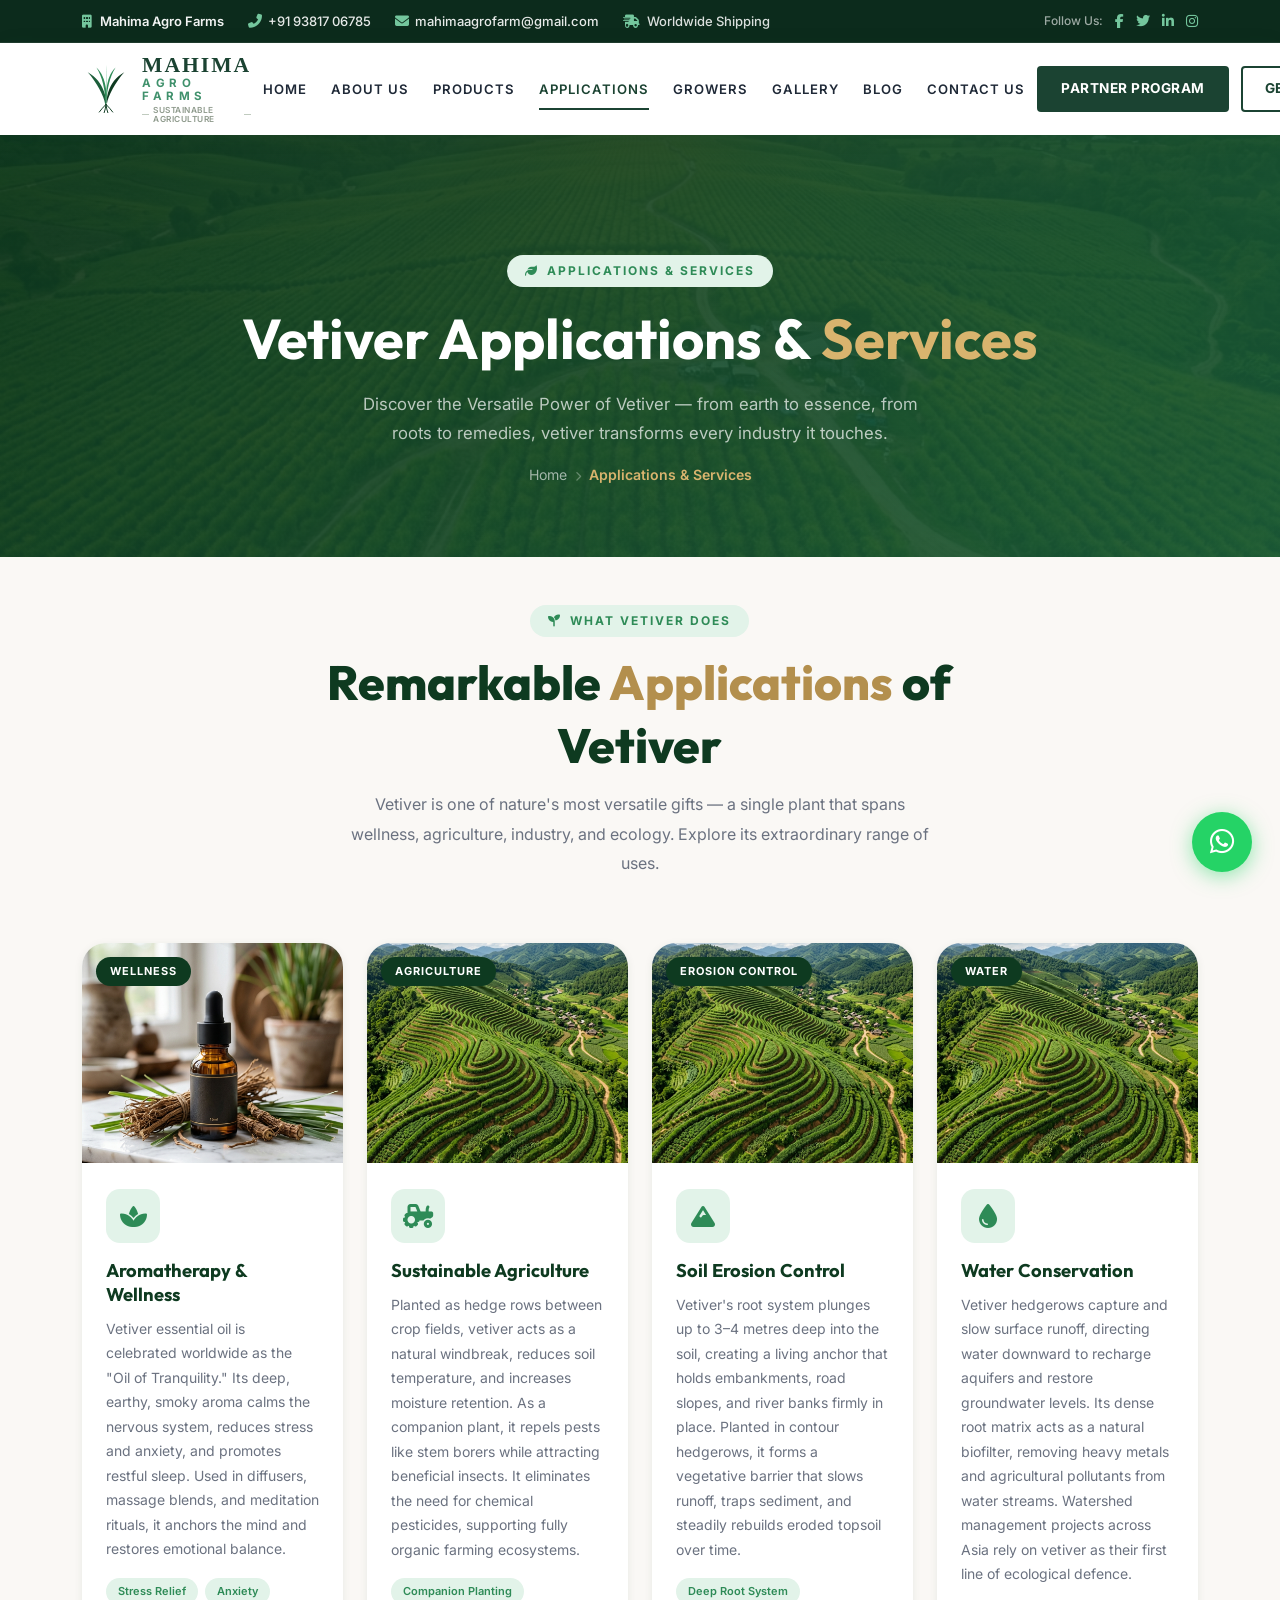
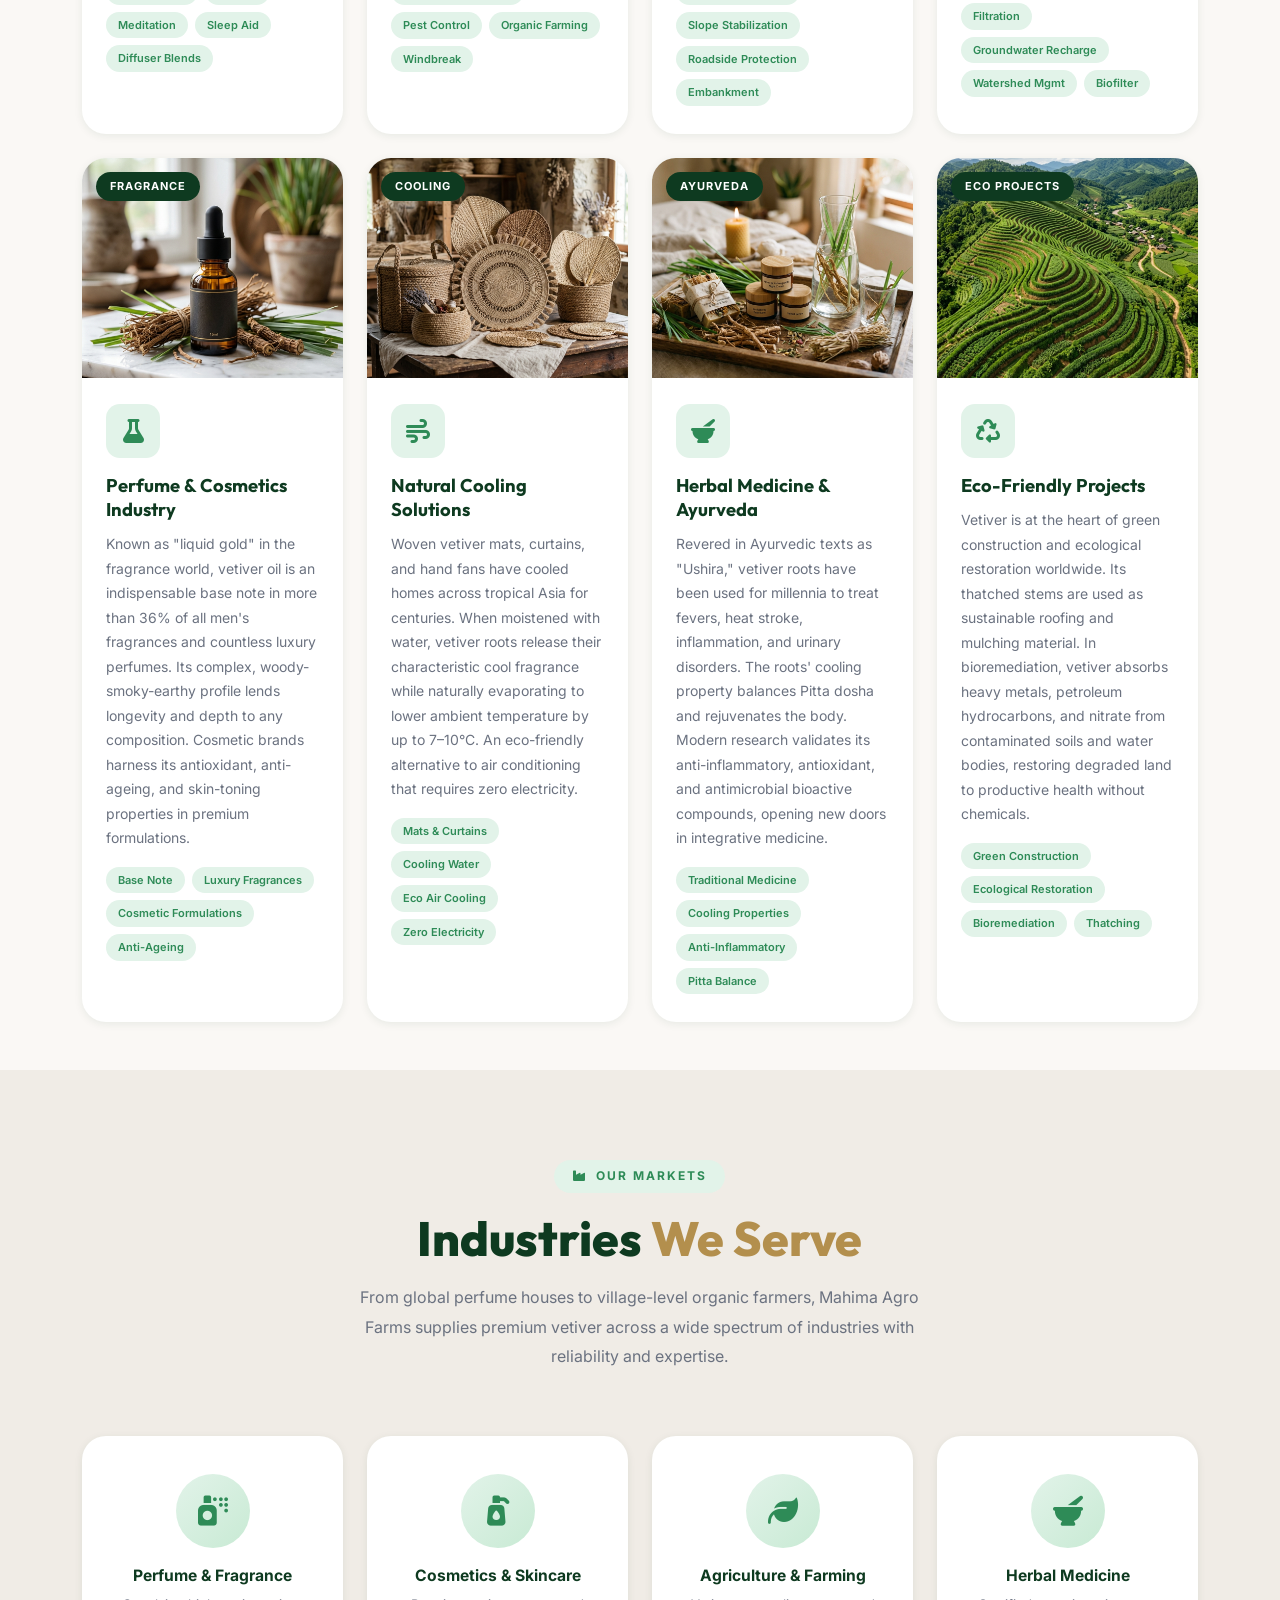
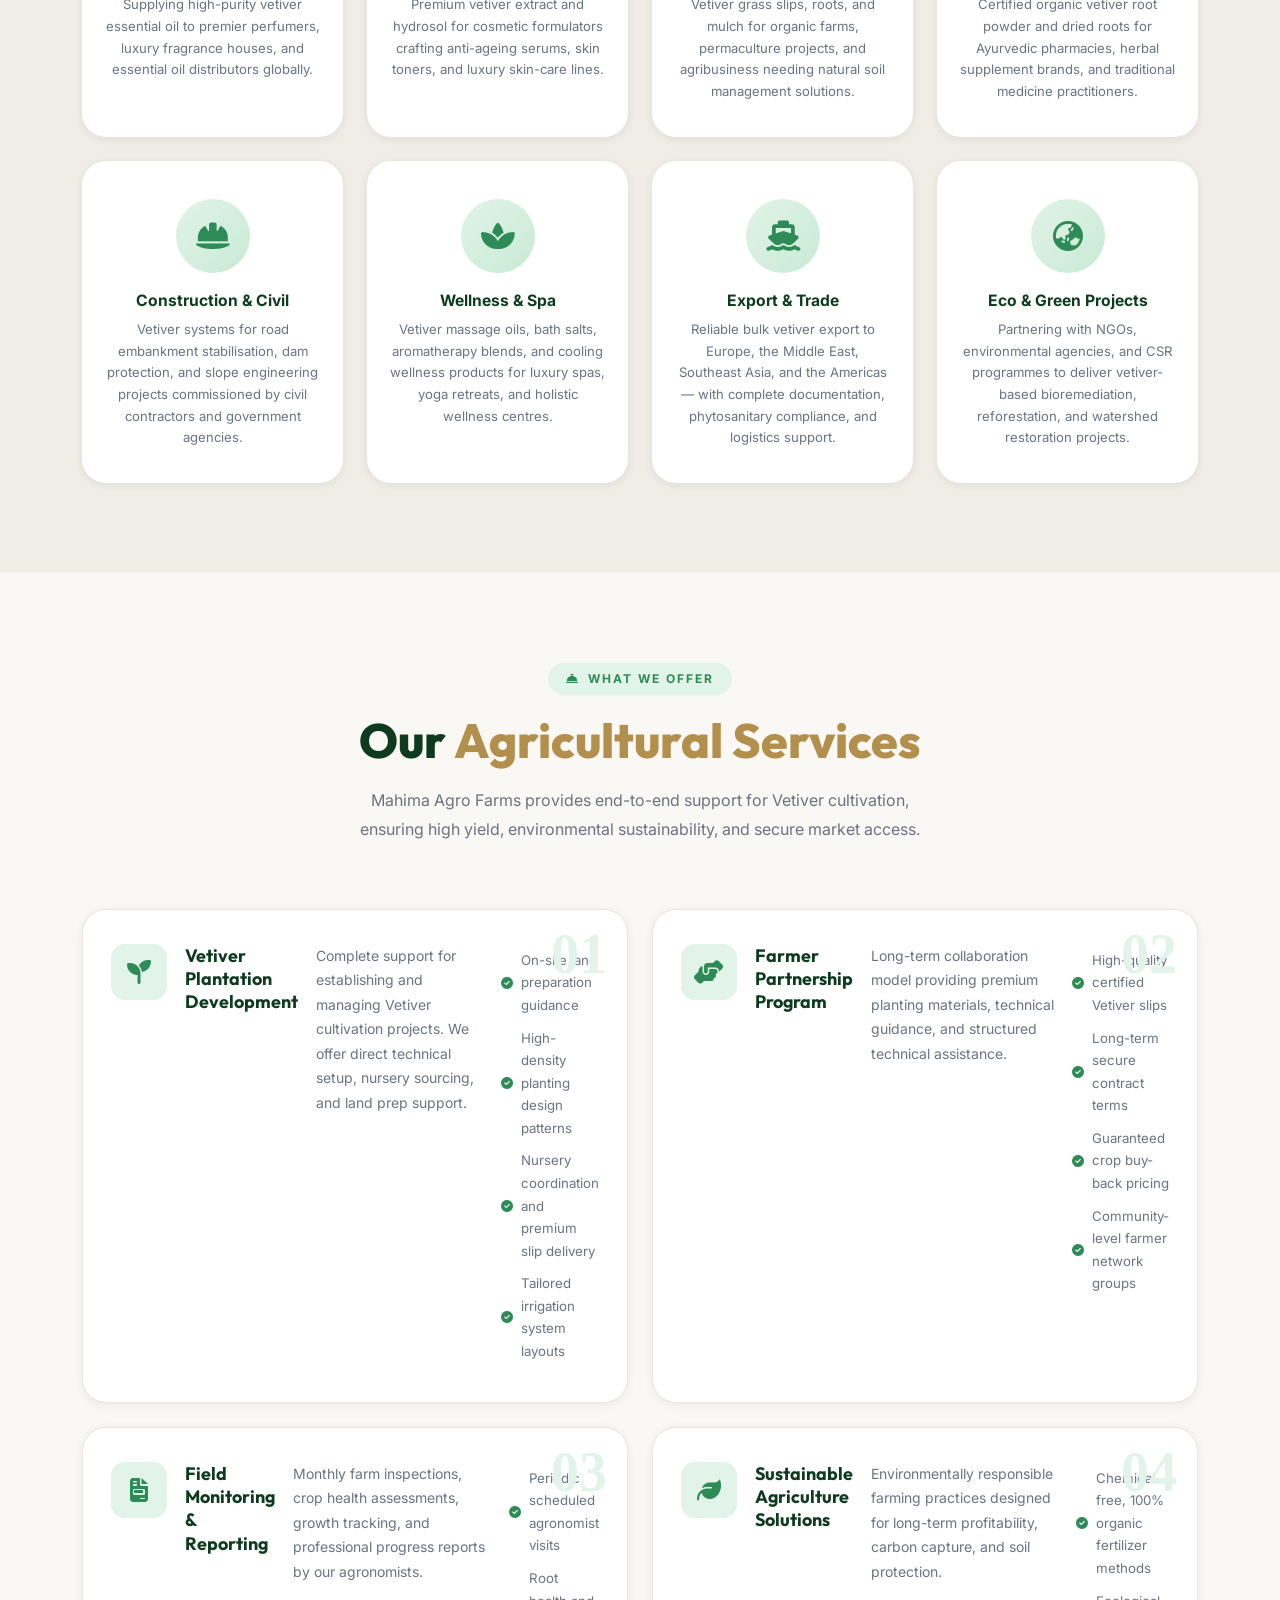
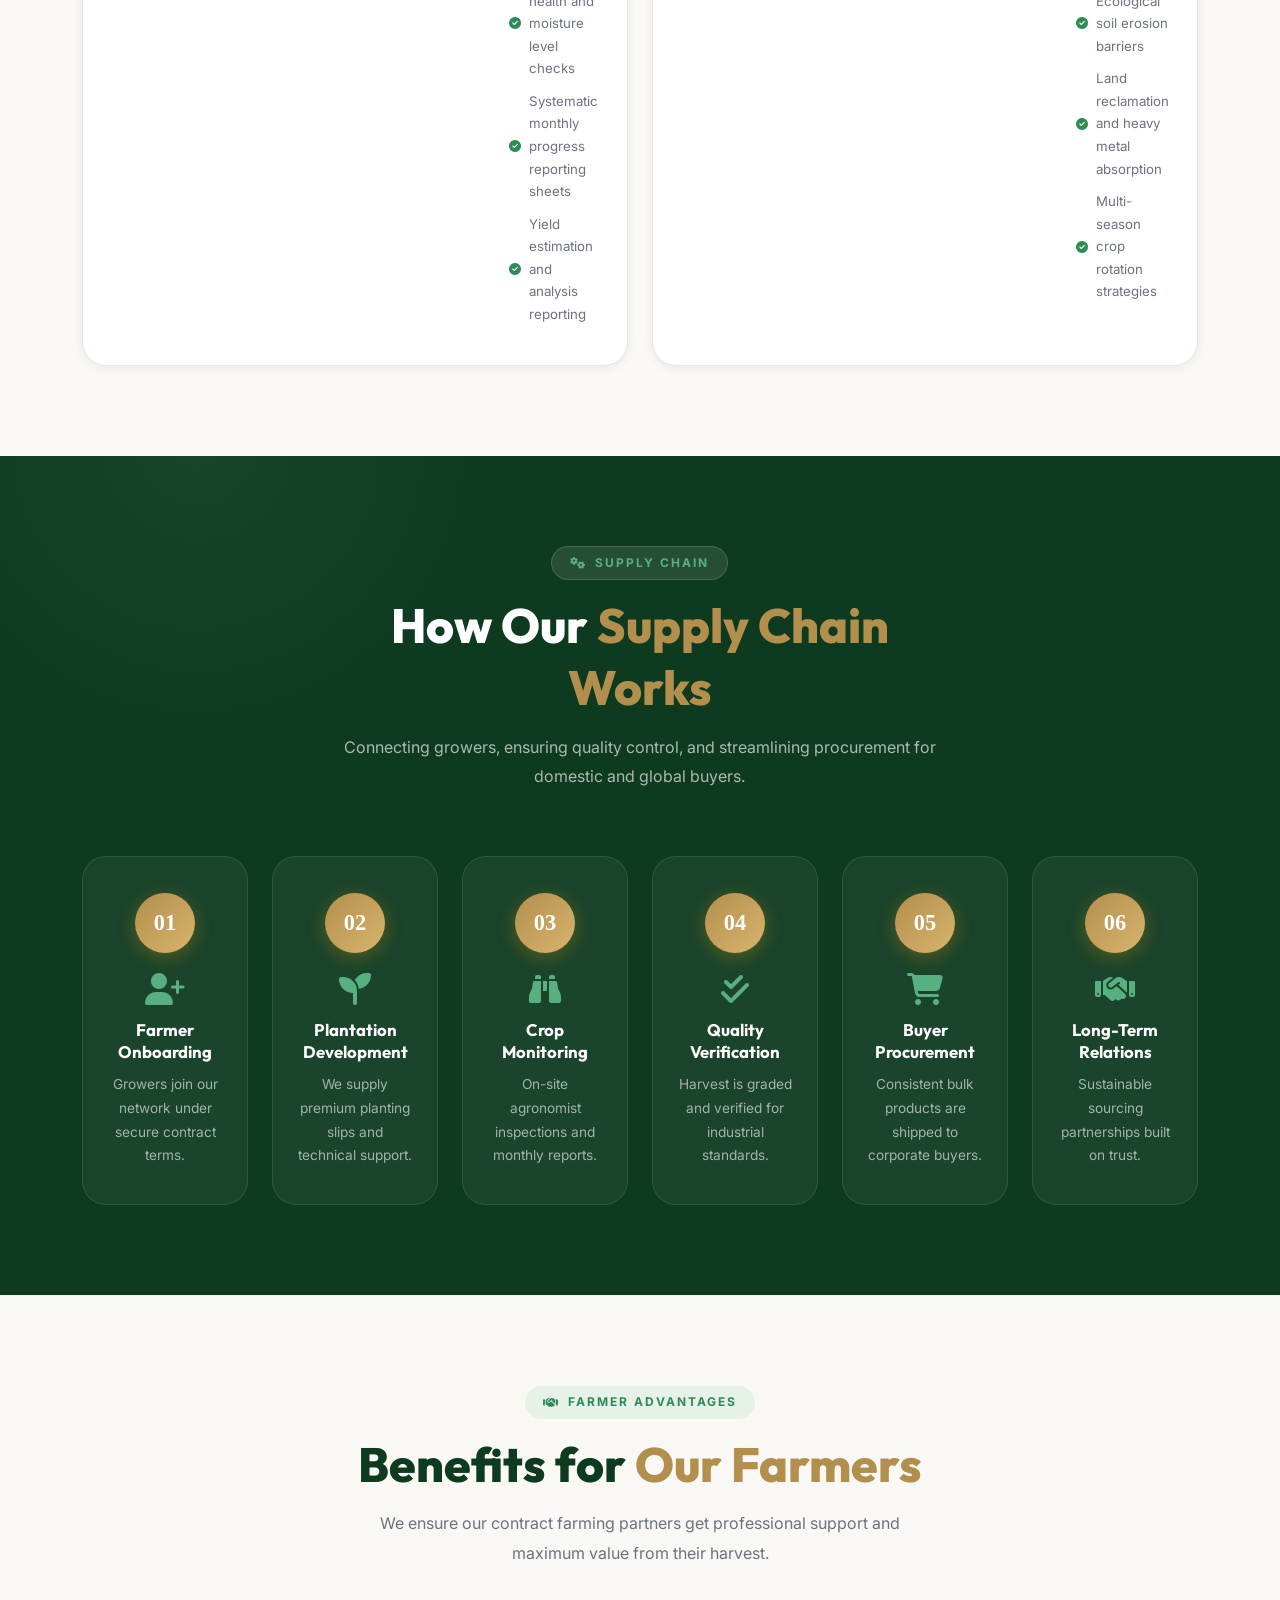
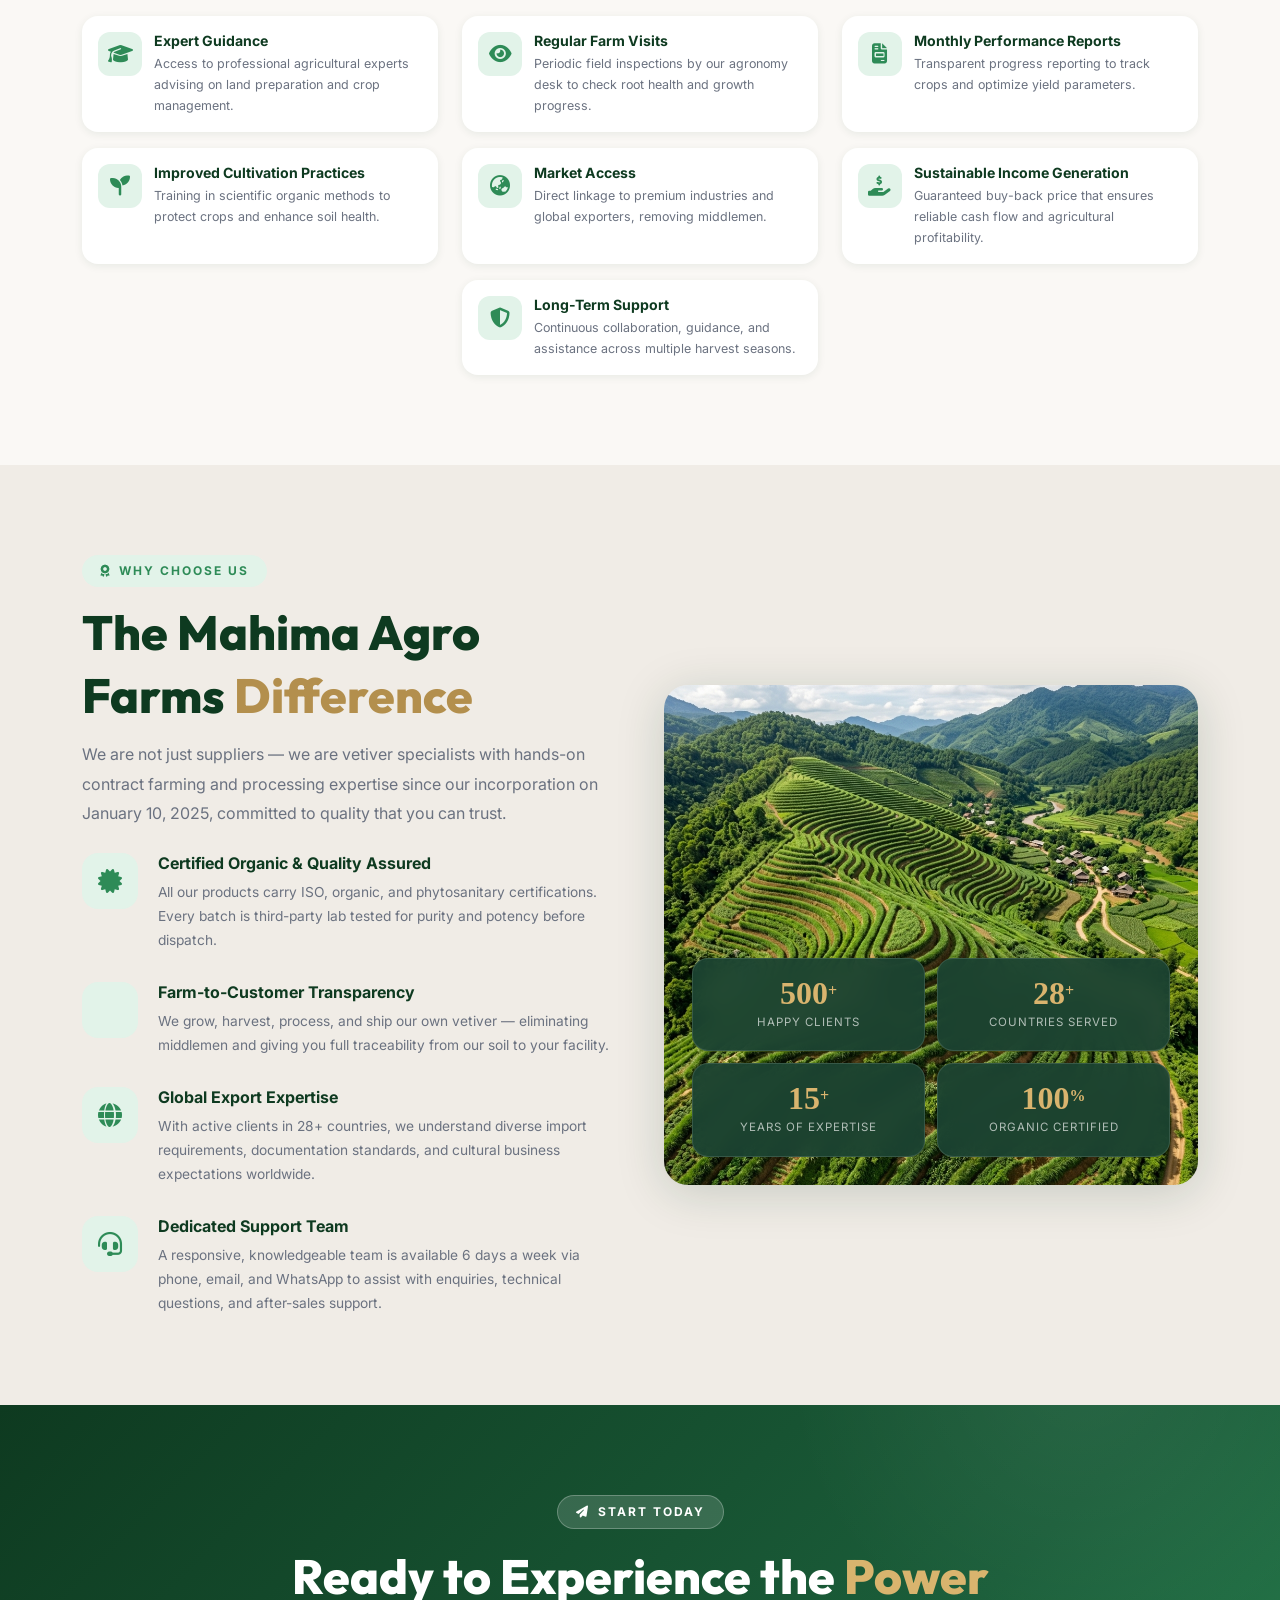
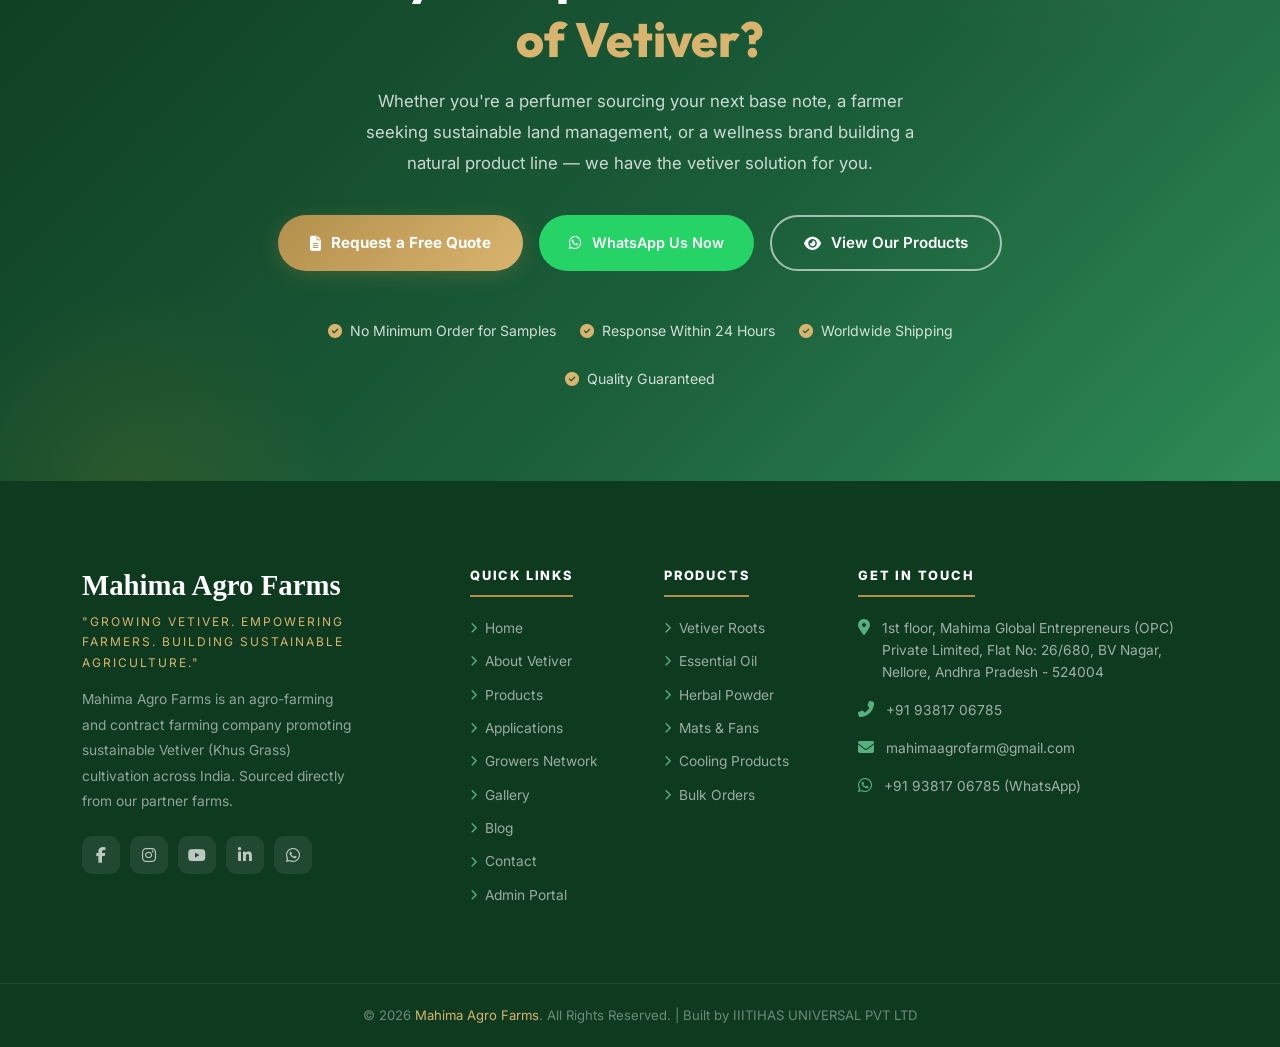
<file: service.html>
<!DOCTYPE html>
<html lang="en">
<head>
  <meta charset="UTF-8" />
  <meta name="viewport" content="width=device-width, initial-scale=1.0" />
  <meta name="google-site-verification" content="Be-0m9ViL2fCjJJv4AKtLVnVhdVmcX80m7d5Nu3p8mY" />
  <meta name="robots" content="index, follow" />
  <link rel="canonical" href="https://mahimaagrofarms.com/service.html" />
  <meta name="description" content="Explore the diverse applications and services of Mahima Agro Farms — from aromatherapy and agriculture to soil conservation, perfumery, Ayurveda, and eco-friendly projects." />
  <title>Applications & Services | Mahima Agro Farms</title>

  <!-- Open Graph / Facebook -->
  <meta property="og:type" content="website">
  <meta property="og:url" content="https://mahimaagrofarms.com/service.html">
  <meta property="og:title" content="Applications & Services | Mahima Agro Farms">
  <meta property="og:description" content="Applications and services: aromatherapy, agriculture, soil conservation, perfumery, Ayurveda, and eco-friendly projects.">
  <meta property="og:image" content="https://mahimaagrofarms.com/img/favicon.png">
  <meta property="og:site_name" content="Mahima Agro Farms">

  <!-- Favicons -->
  <link rel="icon" type="image/png" href="/favicon.png">
  <link rel="shortcut icon" href="/favicon.ico">

  <!-- Stylesheets -->
  <link rel="stylesheet" href="https://cdnjs.cloudflare.com/ajax/libs/font-awesome/6.5.0/css/all.min.css" />
  <link rel="stylesheet" href="https://cdn.jsdelivr.net/npm/bootstrap-icons@1.11.0/font/bootstrap-icons.css" />
  <link rel="stylesheet" href="lib/owlcarousel/assets/owl.carousel.min.css" />
  <link rel="stylesheet" href="css/bootstrap.min.css" />
  <link rel="stylesheet" href="css/vetiver.css" />

  <style>
    /* ── Page-specific extras ── */

    /* ── Large Application Cards ── */
    .svc-app-card {
      background: #fff;
      border-radius: var(--radius-lg);
      overflow: hidden;
      box-shadow: var(--shadow-sm);
      transition: var(--transition);
      height: 100%;
    }
    .svc-app-card:hover {
      transform: translateY(-8px);
      box-shadow: var(--shadow-lg);
    }
    .svc-app-img {
      position: relative;
      height: 220px;
      overflow: hidden;
    }
    .svc-app-img img {
      width: 100%; height: 100%;
      object-fit: cover;
      transition: transform .6s ease;
    }
    .svc-app-card:hover .svc-app-img img { transform: scale(1.08); }
    .svc-app-badge {
      position: absolute; top: 14px; left: 14px;
      background: var(--green-dark); color: #fff;
      font-size: 11px; font-weight: 700; letter-spacing: 1px;
      text-transform: uppercase; padding: 5px 14px; border-radius: 100px;
    }
    .svc-app-body { padding: 26px 24px 28px; }
    .svc-app-icon-wrap {
      width: 54px; height: 54px;
      background: var(--green-pale);
      border-radius: 14px;
      display: flex; align-items: center; justify-content: center;
      font-size: 24px; color: var(--green-leaf);
      margin-bottom: 16px;
      transition: var(--transition);
    }
    .svc-app-card:hover .svc-app-icon-wrap {
      background: var(--green-dark);
      color: var(--gold-light);
    }
    .svc-app-title {
      font-size: 1.15rem; font-weight: 700;
      color: var(--green-dark); margin-bottom: 10px;
    }
    .svc-app-desc {
      font-size: .875rem; color: var(--text-muted);
      line-height: 1.75; margin-bottom: 16px;
    }
    .svc-app-tags { display: flex; flex-wrap: wrap; gap: 7px; }
    .svc-app-tag {
      background: var(--green-pale); color: var(--green-leaf);
      font-size: 11px; font-weight: 600;
      padding: 4px 12px; border-radius: 100px;
    }

    /* ── Industries We Serve ── */
    .industries-section { background: var(--sand); }
    .industry-card {
      background: #fff;
      border-radius: var(--radius-lg);
      padding: 34px 22px;
      text-align: center;
      box-shadow: var(--shadow-sm);
      transition: var(--transition);
      border-top: 4px solid transparent;
      height: 100%;
    }
    .industry-card:hover {
      border-top-color: var(--green-leaf);
      transform: translateY(-6px);
      box-shadow: var(--shadow-md);
    }
    .industry-icon {
      width: 74px; height: 74px;
      background: linear-gradient(135deg, var(--green-pale), #c8ead4);
      border-radius: 50%;
      display: flex; align-items: center; justify-content: center;
      font-size: 30px; color: var(--green-leaf);
      margin: 0 auto 18px;
      transition: var(--transition);
    }
    .industry-card:hover .industry-icon {
      background: linear-gradient(135deg, var(--green-dark), var(--green-mid));
      color: #fff;
    }
    .industry-name {
      font-size: .98rem; font-weight: 700;
      color: var(--green-dark); margin-bottom: 8px;
      font-family: 'Inter', sans-serif;
    }
    .industry-desc {
      font-size: .82rem; color: var(--text-muted);
      line-height: 1.65; margin: 0;
    }

    /* ── Services Offered ── */
    .services-section { background: var(--cream); }
    .service-offer-card {
      background: #fff;
      border-radius: var(--radius-lg);
      padding: 34px 28px;
      box-shadow: var(--shadow-sm);
      transition: transform 0.4s cubic-bezier(0.165, 0.84, 0.44, 1), box-shadow 0.4s ease, border-color 0.4s ease;
      position: relative;
      overflow: hidden;
      height: 100%;
    }
    .service-offer-card::before {
      content: '';
      position: absolute; top: 0; left: 0;
      width: 5px; height: 100%;
      background: linear-gradient(180deg, var(--green-leaf), var(--green-dark));
      transform: scaleY(0); transform-origin: top;
      transition: transform .4s ease;
      z-index: 2;
    }
    /* Shimmer glass sweep effect */
    .service-offer-card::after {
      content: '';
      position: absolute;
      top: 0;
      left: -100%;
      width: 60%;
      height: 100%;
      background: linear-gradient(
          90deg,
          rgba(255, 255, 255, 0) 0%,
          rgba(255, 255, 255, 0.4) 50%,
          rgba(255, 255, 255, 0) 100%
      );
      transform: skewX(-25deg);
      transition: none;
      z-index: 1;
      pointer-events: none;
    }
    .service-offer-card:hover::before { transform: scaleY(1); }
    .service-offer-card:hover::after {
      left: 150%;
      transition: left 0.75s ease-in-out;
    }
    .service-offer-card:hover {
      transform: translateY(-8px);
      box-shadow: 0 16px 36px rgba(12, 43, 28, 0.08);
    }
    .service-offer-num {
      font-family: 'Playfair Display', serif;
      font-size: 3.5rem; font-weight: 800;
      color: var(--green-pale);
      line-height: 1; position: absolute;
      top: 16px; right: 20px;
      transition: var(--transition);
      z-index: 1;
    }
    .service-offer-card:hover .service-offer-num { color: rgba(64,145,108,.12); }
    .service-offer-icon {
      width: 56px; height: 56px;
      background: var(--green-pale);
      border-radius: 14px;
      display: flex; align-items: center; justify-content: center;
      font-size: 24px; color: var(--green-leaf);
      margin-bottom: 18px;
      transition: background-color 0.3s ease, color 0.3s ease, transform 0.4s cubic-bezier(0.175, 0.885, 0.32, 1.275), box-shadow 0.3s ease;
    }
    .service-offer-card:hover .service-offer-icon {
      background: var(--green-dark);
      color: var(--gold-light);
      transform: scale(1.15) rotate(10deg);
      box-shadow: 0 5px 15px rgba(12, 43, 28, 0.15);
    }
    .service-offer-title {
      font-size: 1.12rem; font-weight: 700;
      color: var(--green-dark); margin-bottom: 10px;
      transition: color 0.3s ease, transform 0.3s ease;
      display: inline-block;
      position: relative;
    }
    .service-offer-title::after {
      content: ' \2192'; /* Unicode arrow */
      opacity: 0;
      display: inline-block;
      transform: translateX(-8px);
      transition: opacity 0.3s ease, transform 0.3s ease;
      color: var(--gold-light);
      font-weight: bold;
    }
    .service-offer-card:hover .service-offer-title {
      color: var(--green-leaf);
      transform: translateX(4px);
    }
    .service-offer-card:hover .service-offer-title::after {
      opacity: 1;
      transform: translateX(6px);
    }
    .service-offer-desc {
      font-size: .875rem; color: var(--text-muted);
      line-height: 1.75; margin-bottom: 16px;
    }
    .service-offer-list { list-style: none; padding: 0; margin: 0; }
    .service-offer-list li {
      font-size: .83rem; color: var(--text-muted);
      padding: 5px 0;
      display: flex; align-items: center; gap: 8px;
    }
    .service-offer-list li i {
      color: var(--green-leaf); font-size: 12px; flex-shrink: 0;
    }

    /* ── Process Steps ── */
    .process-section { background: var(--green-dark); position: relative; overflow: hidden; }
    .process-section::before {
      content: '';
      position: absolute; top: -40%; left: -10%;
      width: 650px; height: 650px;
      background: radial-gradient(circle, rgba(116,198,157,.08) 0%, transparent 70%);
      border-radius: 50%; pointer-events: none;
    }
    .process-connector {
      position: absolute; top: 50%; left: calc(100% + 0px);
      width: 100%; height: 2px;
      background: linear-gradient(90deg, rgba(116,198,157,.35), transparent);
      transform: translateY(-50%);
      display: none;
    }
    @media (min-width: 992px) { .process-connector { display: block; } }
    .process-step {
      position: relative;
      text-align: center;
      padding: 36px 24px;
      background: rgba(255,255,255,.05);
      border: 1px solid rgba(255,255,255,.1);
      border-radius: var(--radius-lg);
      backdrop-filter: blur(6px);
      transition: var(--transition);
      height: 100%;
    }
    .process-step:hover {
      background: rgba(255,255,255,.1);
      transform: translateY(-6px);
      border-color: rgba(116,198,157,.4);
    }
    .process-step-num {
      width: 60px; height: 60px;
      background: linear-gradient(135deg, var(--gold), var(--gold-light));
      border-radius: 50%;
      display: flex; align-items: center; justify-content: center;
      font-family: 'Playfair Display', serif;
      font-size: 1.4rem; font-weight: 800; color: #fff;
      margin: 0 auto 20px;
      box-shadow: 0 4px 18px rgba(184,134,11,.4);
    }
    .process-step-icon {
      font-size: 2rem; color: var(--green-light);
      margin-bottom: 14px; display: block;
    }
    .process-step-title {
      font-size: 1.05rem; font-weight: 700;
      color: #fff; margin-bottom: 10px;
    }
    .process-step-desc {
      font-size: .855rem;
      color: rgba(255,255,255,.6);
      line-height: 1.75; margin: 0;
    }

    /* ── CTA section for service page ── */
    .svc-cta-section {
      background: linear-gradient(135deg, var(--green-dark) 0%, var(--green-mid) 60%, var(--green-leaf) 100%);
      padding: 90px 0;
      position: relative;
      overflow: hidden;
    }
    .svc-cta-section::before {
      content: '';
      position: absolute; top: -50%; right: -8%;
      width: 600px; height: 600px;
      background: radial-gradient(circle, rgba(255,255,255,.06) 0%, transparent 70%);
      border-radius: 50%; pointer-events: none;
    }
    .svc-cta-section::after {
      content: '';
      position: absolute; bottom: -30%; left: -5%;
      width: 400px; height: 400px;
      background: radial-gradient(circle, rgba(184,134,11,.12) 0%, transparent 70%);
      border-radius: 50%; pointer-events: none;
    }

    /* ── Responsive tweaks ── */
    @media (max-width: 767.98px) {
      .svc-app-img { height: 180px; }
      .service-offer-card { padding: 26px 22px; }
    }
  </style>
</head>
<body>

  <!-- ══════════ TOPBAR ══════════ -->
  <div class="v-topbar d-none d-lg-block">
    <div class="container">
      <div class="row align-items-center">
        <div class="col-lg-9">
          <div class="d-flex align-items-center flex-wrap" style="gap: 24px;">
            <span class="v-topbar-company" style="display: inline-flex; align-items: center; gap: 8px; margin-right: 0;"><i class="fas fa-building" style="color: #74C69D;"></i> Mahima Agro Farms</span>
            <a href="tel:+919381706785" style="margin-right: 0;"><i class="fas fa-phone-alt"></i> +91 93817 06785</a>
            <a href="mailto:mahimaagrofarm@gmail.com" style="margin-right: 0;"><i class="fas fa-envelope"></i> mahimaagrofarm@gmail.com</a>
            <span class="v-topbar-shipping" style="margin-right: 0;"><i class="fas fa-shipping-fast"></i> Worldwide Shipping</span>
          </div>
        </div>
        <div class="col-lg-3">
          <div class="d-flex align-items-center justify-content-end">
            <div class="v-topbar-social">
              <span>Follow Us:</span>
              <a href="#" aria-label="Facebook"><i class="fab fa-facebook-f"></i></a>
              <a href="#" aria-label="Twitter"><i class="fab fa-twitter"></i></a>
              <a href="#" aria-label="LinkedIn"><i class="fab fa-linkedin-in"></i></a>
              <a href="#" aria-label="Instagram"><i class="fab fa-instagram"></i></a>
            </div>
          </div>
        </div>
      </div>
    </div>
  </div>

  <!-- ══════════ NAVBAR ══════════ -->
  <nav class="v-navbar navbar navbar-expand-lg" id="mainNavbar">
    <div class="container">
      <a href="index.html" class="v-brand" aria-label="Mahima Agro Farms Home">
              <svg xmlns="http://www.w3.org/2000/svg" viewBox="0 0 100 100" class="v-brand-logo-svg">
        <path d="M50 82 C52 75, 48 35, 12 15 C30 35, 46 65, 48 80 Z" fill="#1B5E3A"/>
        <path d="M50 82 C53 72, 53 25, 30 5 C42 22, 49 55, 49 80 Z" fill="#2E8B57"/>
        <path d="M51 82 C50 72, 47 25, 70 5 C58 22, 51 55, 51 80 Z" fill="#2E8B57"/>
        <path d="M52 82 C50 75, 52 35, 88 15 C70 35, 54 65, 52 80 Z" fill="#0E3A20"/>
        <path d="M50 82 C50 70, 50 15, 50 0 C51 15, 51 70, 50 82 Z" fill="#58B081"/>
        <path d="M50 82 Q42 90, 36 98 M50 82 Q49 92, 46 100 M50 82 Q51 92, 54 100 M50 82 Q58 90, 64 98" stroke="#0E3A20" stroke-width="2" fill="none" stroke-linecap="round"/>
      </svg>
      <div class="v-brand-text">
        <span class="v-brand-title" style="letter-spacing: 2px;">MAHIMA</span>
        <span class="v-brand-subtitle" style="letter-spacing: 4.5px;">AGRO FARMS</span>
        <span class="v-brand-tagline">Sustainable Agriculture</span>
      </div>
      </a>
      
      <div class="d-flex align-items-center">
        <!-- Sticky Action Buttons for Mobile Header -->
        <div class="mobile-nav-actions d-flex d-lg-none">
          <a href="tel:+919381706785" class="mobile-nav-btn phone" aria-label="Call Us"><i class="fas fa-phone-alt"></i></a>
          <a href="https://wa.me/919381706785" class="mobile-nav-btn whatsapp" target="_blank" aria-label="Chat on WhatsApp"><i class="fab fa-whatsapp"></i></a>
        </div>
        
        <!-- Hamburger Menu Toggler -->
        <button class="navbar-toggler border-0 p-1" type="button" data-bs-toggle="collapse" data-bs-target="#navbarCollapse" aria-label="Toggle navigation">
          <span class="navbar-toggler-icon"></span>
        </button>
      </div>
      
      <div class="collapse navbar-collapse" id="navbarCollapse">
        <!-- Close button inside mobile menu collapse -->
        <button class="mobile-menu-close d-lg-none" type="button" data-bs-toggle="collapse" data-bs-target="#navbarCollapse" aria-label="Close menu">
          <i class="fas fa-times"></i>
        </button>
        
        <div class="navbar-nav mx-auto">
          <a href="index.html"    class="nav-item nav-link v-nav-link">Home</a>
          <a href="about.html"    class="nav-item nav-link v-nav-link">About Us</a>
          <a href="product.html"  class="nav-item nav-link v-nav-link">Products</a>
          <a href="service.html"  class="nav-item nav-link v-nav-link active">Applications</a>
        <a href="growers.html"  class="nav-item nav-link v-nav-link" id="nav-growers-link">Growers</a>
          <a href="gallery.html"  class="nav-item nav-link v-nav-link">Gallery</a>
          <a href="blog.html"     class="nav-item nav-link v-nav-link">Blog</a>
          <a href="contact.html"  class="nav-item nav-link v-nav-link">Contact Us</a>
        </div>
              <div class="v-nav-cta d-none d-lg-flex">
        <a href="contact.html#partner-form" class="v-btn-quote" id="navbar-partner-btn">Partner Program</a>
        <a href="contact.html#inquiry" class="v-btn-quote-outline" id="navbar-quote-btn">Get Quote</a>
      </div>
      </div>
    </div>
  </nav>

  <!-- ══════════ PAGE HERO ══════════ -->
  <section class="page-hero">
    <div class="container">
      <div class="page-hero-content">
        <div class="section-badge mb-3">
          <i class="fas fa-leaf"></i> Applications &amp; Services
        </div>
        <h1>Vetiver Applications &amp; <span style="color:var(--gold-light);">Services</span></h1>
        <p>Discover the Versatile Power of Vetiver — from earth to essence, from roots to remedies, vetiver transforms every industry it touches.</p>
        <nav class="breadcrumb-v mt-3" aria-label="breadcrumb">
          <a href="index.html">Home</a>
          <span class="sep"><i class="fas fa-chevron-right" style="font-size:10px;"></i></span>
          <span class="cur">Applications &amp; Services</span>
        </nav>
      </div>
    </div>
  </section>

  <!-- ══════════ APPLICATIONS SECTION ══════════ -->
  <section class="applications-section py-5 py-lg-6" id="applications" style="background:var(--cream); padding: 90px 0;">
    <div class="container">
      <!-- Heading -->
      <div class="row justify-content-center mb-5">
        <div class="col-lg-7 text-center animate-on-scroll">
          <div class="section-badge"><i class="fas fa-seedling"></i> What Vetiver Does</div>
          <h2 class="section-title">Remarkable <span>Applications</span> of Vetiver</h2>
          <p class="section-subtitle mx-auto">Vetiver is one of nature's most versatile gifts — a single plant that spans wellness, agriculture, industry, and ecology. Explore its extraordinary range of uses.</p>
        </div>
      </div>

      <!-- Cards Row 1 -->
      <div class="row g-4 mb-4">

        <!-- 1. Aromatherapy & Wellness -->
        <div class="col-lg-6 col-xl-3 animate-on-scroll d1">
          <div class="svc-app-card">
            <div class="svc-app-img">
              <img src="img/vetiver_oil.jpg" alt="Vetiver Essential Oil – Aromatherapy" loading="lazy" />
              <span class="svc-app-badge">Wellness</span>
            </div>
            <div class="svc-app-body">
              <div class="svc-app-icon-wrap"><i class="fas fa-spa"></i></div>
              <h3 class="svc-app-title">Aromatherapy &amp; Wellness</h3>
              <p class="svc-app-desc">Vetiver essential oil is celebrated worldwide as the "Oil of Tranquility." Its deep, earthy, smoky aroma calms the nervous system, reduces stress and anxiety, and promotes restful sleep. Used in diffusers, massage blends, and meditation rituals, it anchors the mind and restores emotional balance.</p>
              <div class="svc-app-tags">
                <span class="svc-app-tag">Stress Relief</span>
                <span class="svc-app-tag">Anxiety</span>
                <span class="svc-app-tag">Meditation</span>
                <span class="svc-app-tag">Sleep Aid</span>
                <span class="svc-app-tag">Diffuser Blends</span>
              </div>
            </div>
          </div>
        </div>

        <!-- 2. Sustainable Agriculture -->
        <div class="col-lg-6 col-xl-3 animate-on-scroll d2">
          <div class="svc-app-card">
            <div class="svc-app-img">
              <img src="img/vetiver_agriculture.jpg" alt="Vetiver in Sustainable Agriculture" loading="lazy" />
              <span class="svc-app-badge">Agriculture</span>
            </div>
            <div class="svc-app-body">
              <div class="svc-app-icon-wrap"><i class="fas fa-tractor"></i></div>
              <h3 class="svc-app-title">Sustainable Agriculture</h3>
              <p class="svc-app-desc">Planted as hedge rows between crop fields, vetiver acts as a natural windbreak, reduces soil temperature, and increases moisture retention. As a companion plant, it repels pests like stem borers while attracting beneficial insects. It eliminates the need for chemical pesticides, supporting fully organic farming ecosystems.</p>
              <div class="svc-app-tags">
                <span class="svc-app-tag">Companion Planting</span>
                <span class="svc-app-tag">Pest Control</span>
                <span class="svc-app-tag">Organic Farming</span>
                <span class="svc-app-tag">Windbreak</span>
              </div>
            </div>
          </div>
        </div>

        <!-- 3. Soil Erosion Control -->
        <div class="col-lg-6 col-xl-3 animate-on-scroll d3">
          <div class="svc-app-card">
            <div class="svc-app-img">
              <img src="img/vetiver_agriculture.jpg" alt="Vetiver for Soil Erosion Control" loading="lazy" />
              <span class="svc-app-badge">Erosion Control</span>
            </div>
            <div class="svc-app-body">
              <div class="svc-app-icon-wrap"><i class="fas fa-mountain"></i></div>
              <h3 class="svc-app-title">Soil Erosion Control</h3>
              <p class="svc-app-desc">Vetiver's root system plunges up to 3–4 metres deep into the soil, creating a living anchor that holds embankments, road slopes, and river banks firmly in place. Planted in contour hedgerows, it forms a vegetative barrier that slows runoff, traps sediment, and steadily rebuilds eroded topsoil over time.</p>
              <div class="svc-app-tags">
                <span class="svc-app-tag">Deep Root System</span>
                <span class="svc-app-tag">Slope Stabilization</span>
                <span class="svc-app-tag">Roadside Protection</span>
                <span class="svc-app-tag">Embankment</span>
              </div>
            </div>
          </div>
        </div>

        <!-- 4. Water Conservation -->
        <div class="col-lg-6 col-xl-3 animate-on-scroll d4">
          <div class="svc-app-card">
            <div class="svc-app-img">
              <img src="img/vetiver_agriculture.jpg" alt="Vetiver for Water Conservation" loading="lazy" />
              <span class="svc-app-badge">Water</span>
            </div>
            <div class="svc-app-body">
              <div class="svc-app-icon-wrap"><i class="fas fa-tint"></i></div>
              <h3 class="svc-app-title">Water Conservation</h3>
              <p class="svc-app-desc">Vetiver hedgerows capture and slow surface runoff, directing water downward to recharge aquifers and restore groundwater levels. Its dense root matrix acts as a natural biofilter, removing heavy metals and agricultural pollutants from water streams. Watershed management projects across Asia rely on vetiver as their first line of ecological defence.</p>
              <div class="svc-app-tags">
                <span class="svc-app-tag">Filtration</span>
                <span class="svc-app-tag">Groundwater Recharge</span>
                <span class="svc-app-tag">Watershed Mgmt</span>
                <span class="svc-app-tag">Biofilter</span>
              </div>
            </div>
          </div>
        </div>
      </div><!-- /row 1 -->

      <!-- Cards Row 2 -->
      <div class="row g-4">

        <!-- 5. Perfume & Cosmetics -->
        <div class="col-lg-6 col-xl-3 animate-on-scroll d1">
          <div class="svc-app-card">
            <div class="svc-app-img">
              <img src="img/vetiver_oil.jpg" alt="Vetiver in Perfume and Cosmetics" loading="lazy" />
              <span class="svc-app-badge">Fragrance</span>
            </div>
            <div class="svc-app-body">
              <div class="svc-app-icon-wrap"><i class="fas fa-flask"></i></div>
              <h3 class="svc-app-title">Perfume &amp; Cosmetics Industry</h3>
              <p class="svc-app-desc">Known as "liquid gold" in the fragrance world, vetiver oil is an indispensable base note in more than 36% of all men's fragrances and countless luxury perfumes. Its complex, woody-smoky-earthy profile lends longevity and depth to any composition. Cosmetic brands harness its antioxidant, anti-ageing, and skin-toning properties in premium formulations.</p>
              <div class="svc-app-tags">
                <span class="svc-app-tag">Base Note</span>
                <span class="svc-app-tag">Luxury Fragrances</span>
                <span class="svc-app-tag">Cosmetic Formulations</span>
                <span class="svc-app-tag">Anti-Ageing</span>
              </div>
            </div>
          </div>
        </div>

        <!-- 6. Natural Cooling Solutions -->
        <div class="col-lg-6 col-xl-3 animate-on-scroll d2">
          <div class="svc-app-card">
            <div class="svc-app-img">
              <img src="img/vetiver_handicrafts.jpg" alt="Vetiver Natural Cooling Solutions" loading="lazy" />
              <span class="svc-app-badge">Cooling</span>
            </div>
            <div class="svc-app-body">
              <div class="svc-app-icon-wrap"><i class="fas fa-wind"></i></div>
              <h3 class="svc-app-title">Natural Cooling Solutions</h3>
              <p class="svc-app-desc">Woven vetiver mats, curtains, and hand fans have cooled homes across tropical Asia for centuries. When moistened with water, vetiver roots release their characteristic cool fragrance while naturally evaporating to lower ambient temperature by up to 7–10°C. An eco-friendly alternative to air conditioning that requires zero electricity.</p>
              <div class="svc-app-tags">
                <span class="svc-app-tag">Mats &amp; Curtains</span>
                <span class="svc-app-tag">Cooling Water</span>
                <span class="svc-app-tag">Eco Air Cooling</span>
                <span class="svc-app-tag">Zero Electricity</span>
              </div>
            </div>
          </div>
        </div>

        <!-- 7. Herbal Medicine & Ayurveda -->
        <div class="col-lg-6 col-xl-3 animate-on-scroll d3">
          <div class="svc-app-card">
            <div class="svc-app-img">
              <img src="img/vetiver_wellness.jpg" alt="Vetiver in Herbal Medicine and Ayurveda" loading="lazy" />
              <span class="svc-app-badge">Ayurveda</span>
            </div>
            <div class="svc-app-body">
              <div class="svc-app-icon-wrap"><i class="fas fa-mortar-pestle"></i></div>
              <h3 class="svc-app-title">Herbal Medicine &amp; Ayurveda</h3>
              <p class="svc-app-desc">Revered in Ayurvedic texts as "Ushira," vetiver roots have been used for millennia to treat fevers, heat stroke, inflammation, and urinary disorders. The roots' cooling property balances Pitta dosha and rejuvenates the body. Modern research validates its anti-inflammatory, antioxidant, and antimicrobial bioactive compounds, opening new doors in integrative medicine.</p>
              <div class="svc-app-tags">
                <span class="svc-app-tag">Traditional Medicine</span>
                <span class="svc-app-tag">Cooling Properties</span>
                <span class="svc-app-tag">Anti-Inflammatory</span>
                <span class="svc-app-tag">Pitta Balance</span>
              </div>
            </div>
          </div>
        </div>

        <!-- 8. Eco-Friendly Projects -->
        <div class="col-lg-6 col-xl-3 animate-on-scroll d4">
          <div class="svc-app-card">
            <div class="svc-app-img">
              <img src="img/vetiver_agriculture.jpg" alt="Vetiver for Eco-Friendly Projects" loading="lazy" />
              <span class="svc-app-badge">Eco Projects</span>
            </div>
            <div class="svc-app-body">
              <div class="svc-app-icon-wrap"><i class="fas fa-recycle"></i></div>
              <h3 class="svc-app-title">Eco-Friendly Projects</h3>
              <p class="svc-app-desc">Vetiver is at the heart of green construction and ecological restoration worldwide. Its thatched stems are used as sustainable roofing and mulching material. In bioremediation, vetiver absorbs heavy metals, petroleum hydrocarbons, and nitrate from contaminated soils and water bodies, restoring degraded land to productive health without chemicals.</p>
              <div class="svc-app-tags">
                <span class="svc-app-tag">Green Construction</span>
                <span class="svc-app-tag">Ecological Restoration</span>
                <span class="svc-app-tag">Bioremediation</span>
                <span class="svc-app-tag">Thatching</span>
              </div>
            </div>
          </div>
        </div>

      </div><!-- /row 2 -->
    </div>
  </section>

  <!-- ══════════ INDUSTRIES WE SERVE ══════════ -->
  <section class="industries-section" id="industries">
    <div class="container">
      <div class="row justify-content-center mb-5">
        <div class="col-lg-7 text-center animate-on-scroll">
          <div class="section-badge"><i class="fas fa-industry"></i> Our Markets</div>
          <h2 class="section-title">Industries <span>We Serve</span></h2>
          <p class="section-subtitle mx-auto">From global perfume houses to village-level organic farmers, Mahima Agro Farms supplies premium vetiver across a wide spectrum of industries with reliability and expertise.</p>
        </div>
      </div>
      <div class="row g-4">

        <div class="col-lg-3 col-md-4 col-sm-6 animate-on-scroll d1">
          <div class="industry-card">
            <div class="industry-icon"><i class="fas fa-spray-can"></i></div>
            <h4 class="industry-name">Perfume &amp; Fragrance</h4>
            <p class="industry-desc">Supplying high-purity vetiver essential oil to premier perfumers, luxury fragrance houses, and essential oil distributors globally.</p>
          </div>
        </div>

        <div class="col-lg-3 col-md-4 col-sm-6 animate-on-scroll d2">
          <div class="industry-card">
            <div class="industry-icon"><i class="fas fa-pump-soap"></i></div>
            <h4 class="industry-name">Cosmetics &amp; Skincare</h4>
            <p class="industry-desc">Premium vetiver extract and hydrosol for cosmetic formulators crafting anti-ageing serums, skin toners, and luxury skin-care lines.</p>
          </div>
        </div>

        <div class="col-lg-3 col-md-4 col-sm-6 animate-on-scroll d3">
          <div class="industry-card">
            <div class="industry-icon"><i class="fas fa-leaf"></i></div>
            <h4 class="industry-name">Agriculture &amp; Farming</h4>
            <p class="industry-desc">Vetiver grass slips, roots, and mulch for organic farms, permaculture projects, and agribusiness needing natural soil management solutions.</p>
          </div>
        </div>

        <div class="col-lg-3 col-md-4 col-sm-6 animate-on-scroll d4">
          <div class="industry-card">
            <div class="industry-icon"><i class="fas fa-mortar-pestle"></i></div>
            <h4 class="industry-name">Herbal Medicine</h4>
            <p class="industry-desc">Certified organic vetiver root powder and dried roots for Ayurvedic pharmacies, herbal supplement brands, and traditional medicine practitioners.</p>
          </div>
        </div>

        <div class="col-lg-3 col-md-4 col-sm-6 animate-on-scroll d1">
          <div class="industry-card">
            <div class="industry-icon"><i class="fas fa-hard-hat"></i></div>
            <h4 class="industry-name">Construction &amp; Civil</h4>
            <p class="industry-desc">Vetiver systems for road embankment stabilisation, dam protection, and slope engineering projects commissioned by civil contractors and government agencies.</p>
          </div>
        </div>

        <div class="col-lg-3 col-md-4 col-sm-6 animate-on-scroll d2">
          <div class="industry-card">
            <div class="industry-icon"><i class="fas fa-spa"></i></div>
            <h4 class="industry-name">Wellness &amp; Spa</h4>
            <p class="industry-desc">Vetiver massage oils, bath salts, aromatherapy blends, and cooling wellness products for luxury spas, yoga retreats, and holistic wellness centres.</p>
          </div>
        </div>

        <div class="col-lg-3 col-md-4 col-sm-6 animate-on-scroll d3">
          <div class="industry-card">
            <div class="industry-icon"><i class="fas fa-ship"></i></div>
            <h4 class="industry-name">Export &amp; Trade</h4>
            <p class="industry-desc">Reliable bulk vetiver export to Europe, the Middle East, Southeast Asia, and the Americas — with complete documentation, phytosanitary compliance, and logistics support.</p>
          </div>
        </div>

        <div class="col-lg-3 col-md-4 col-sm-6 animate-on-scroll d4">
          <div class="industry-card">
            <div class="industry-icon"><i class="fas fa-globe-asia"></i></div>
            <h4 class="industry-name">Eco &amp; Green Projects</h4>
            <p class="industry-desc">Partnering with NGOs, environmental agencies, and CSR programmes to deliver vetiver-based bioremediation, reforestation, and watershed restoration projects.</p>
          </div>
        </div>

      </div>
    </div>
  </section>

  <!-- ══════════ SERVICES OFFERED ══════════ -->
  <section class="services-section" id="services" style="padding: 90px 0;">
    <div class="container">
      <div class="row justify-content-center mb-5">
        <div class="col-lg-7 text-center animate-on-scroll">
          <div class="section-badge"><i class="fas fa-concierge-bell"></i> What We Offer</div>
          <h2 class="section-title">Our <span>Agricultural Services</span></h2>
          <p class="section-subtitle mx-auto">Mahima Agro Farms provides end-to-end support for Vetiver cultivation, ensuring high yield, environmental sustainability, and secure market access.</p>
        </div>
      </div>
      <div class="row g-4">

        <!-- Service 1 -->
        <div class="col-lg-6 col-md-6 animate-on-scroll d1">
          <div class="service-offer-card h-100">
            <span class="service-offer-num">01</span>
            <div class="service-offer-icon"><i class="fas fa-seedling"></i></div>
            <h3 class="service-offer-title">Vetiver Plantation Development</h3>
            <p class="service-offer-desc">Complete support for establishing and managing Vetiver cultivation projects. We offer direct technical setup, nursery sourcing, and land prep support.</p>
            <ul class="service-offer-list">
              <li><i class="fas fa-check-circle"></i> On-site land preparation guidance</li>
              <li><i class="fas fa-check-circle"></i> High-density planting design patterns</li>
              <li><i class="fas fa-check-circle"></i> Nursery coordination and premium slip delivery</li>
              <li><i class="fas fa-check-circle"></i> Tailored irrigation system layouts</li>
            </ul>
          </div>
        </div>

        <!-- Service 2 -->
        <div class="col-lg-6 col-md-6 animate-on-scroll d2">
          <div class="service-offer-card h-100">
            <span class="service-offer-num">02</span>
            <div class="service-offer-icon"><i class="fas fa-hands-helping"></i></div>
            <h3 class="service-offer-title">Farmer Partnership Program</h3>
            <p class="service-offer-desc">Long-term collaboration model providing premium planting materials, technical guidance, and structured technical assistance.</p>
            <ul class="service-offer-list">
              <li><i class="fas fa-check-circle"></i> High-quality certified Vetiver slips</li>
              <li><i class="fas fa-check-circle"></i> Long-term secure contract terms</li>
              <li><i class="fas fa-check-circle"></i> Guaranteed crop buy-back pricing</li>
              <li><i class="fas fa-check-circle"></i> Community-level farmer network groups</li>
            </ul>
          </div>
        </div>

        <!-- Service 3 -->
        <div class="col-lg-6 col-md-6 animate-on-scroll d3">
          <div class="service-offer-card h-100">
            <span class="service-offer-num">03</span>
            <div class="service-offer-icon"><i class="fas fa-file-invoice"></i></div>
            <h3 class="service-offer-title">Field Monitoring &amp; Reporting</h3>
            <p class="service-offer-desc">Monthly farm inspections, crop health assessments, growth tracking, and professional progress reports by our agronomists.</p>
            <ul class="service-offer-list">
              <li><i class="fas fa-check-circle"></i> Periodic scheduled agronomist visits</li>
              <li><i class="fas fa-check-circle"></i> Root health and moisture level checks</li>
              <li><i class="fas fa-check-circle"></i> Systematic monthly progress reporting sheets</li>
              <li><i class="fas fa-check-circle"></i> Yield estimation and analysis reporting</li>
            </ul>
          </div>
        </div>

        <!-- Service 4 -->
        <div class="col-lg-6 col-md-6 animate-on-scroll d4">
          <div class="service-offer-card h-100">
            <span class="service-offer-num">04</span>
            <div class="service-offer-icon"><i class="fas fa-leaf"></i></div>
            <h3 class="service-offer-title">Sustainable Agriculture Solutions</h3>
            <p class="service-offer-desc">Environmentally responsible farming practices designed for long-term profitability, carbon capture, and soil protection.</p>
            <ul class="service-offer-list">
              <li><i class="fas fa-check-circle"></i> Chemical-free, 100% organic fertilizer methods</li>
              <li><i class="fas fa-check-circle"></i> Ecological soil erosion barriers</li>
              <li><i class="fas fa-check-circle"></i> Land reclamation and heavy metal absorption</li>
              <li><i class="fas fa-check-circle"></i> Multi-season crop rotation strategies</li>
            </ul>
          </div>
        </div>

      </div>
    </div>
  </section>

  <!-- ══════════ OUR SUPPLY CHAIN SECTION (6-STEP) ══════════ -->
  <section class="process-section" id="process">
    <div class="container">
      <div class="row justify-content-center mb-5">
        <div class="col-lg-7 text-center animate-on-scroll">
          <div class="section-badge" style="background:rgba(255,255,255,.1); color:var(--green-light); border: 1px solid rgba(255,255,255,.15);"><i class="fas fa-cogs"></i> Supply Chain</div>
          <h2 class="section-title" style="color:#fff;">How Our <span>Supply Chain Works</span></h2>
          <p class="section-subtitle mx-auto" style="color:rgba(255,255,255,.65);">Connecting growers, ensuring quality control, and streamlining procurement for domestic and global buyers.</p>
        </div>
      </div>
      <div class="row g-4 justify-content-center">

        <!-- Step 1 -->
        <div class="col-lg-2 col-md-6 animate-on-scroll d1">
          <div class="process-step">
            <div class="process-step-num">01</div>
            <i class="fas fa-user-plus process-step-icon"></i>
            <h4 class="process-step-title">Farmer Onboarding</h4>
            <p class="process-step-desc">Growers join our network under secure contract terms.</p>
          </div>
        </div>

        <!-- Step 2 -->
        <div class="col-lg-2 col-md-6 animate-on-scroll d2">
          <div class="process-step">
            <div class="process-step-num">02</div>
            <i class="fas fa-seedling process-step-icon"></i>
            <h4 class="process-step-title">Plantation Development</h4>
            <p class="process-step-desc">We supply premium planting slips and technical support.</p>
          </div>
        </div>

        <!-- Step 3 -->
        <div class="col-lg-2 col-md-6 animate-on-scroll d3">
          <div class="process-step">
            <div class="process-step-num">03</div>
            <i class="fas fa-binoculars process-step-icon"></i>
            <h4 class="process-step-title">Crop Monitoring</h4>
            <p class="process-step-desc">On-site agronomist inspections and monthly reports.</p>
          </div>
        </div>

        <!-- Step 4 -->
        <div class="col-lg-2 col-md-6 animate-on-scroll d4">
          <div class="process-step">
            <div class="process-step-num">04</div>
            <i class="fas fa-check-double process-step-icon"></i>
            <h4 class="process-step-title">Quality Verification</h4>
            <p class="process-step-desc">Harvest is graded and verified for industrial standards.</p>
          </div>
        </div>

        <!-- Step 5 -->
        <div class="col-lg-2 col-md-6 animate-on-scroll d5">
          <div class="process-step">
            <div class="process-step-num">05</div>
            <i class="fas fa-shopping-cart process-step-icon"></i>
            <h4 class="process-step-title">Buyer Procurement</h4>
            <p class="process-step-desc">Consistent bulk products are shipped to corporate buyers.</p>
          </div>
        </div>

        <!-- Step 6 -->
        <div class="col-lg-2 col-md-6 animate-on-scroll d6">
          <div class="process-step">
            <div class="process-step-num">06</div>
            <i class="fas fa-handshake process-step-icon"></i>
            <h4 class="process-step-title">Long-Term Relations</h4>
            <p class="process-step-desc">Sustainable sourcing partnerships built on trust.</p>
          </div>
        </div>

      </div>
    </div>
  </section>

  <!-- ══════════ FARMER BENEFITS SECTION ══════════ -->
  <section class="farmer-benefits-section" id="farmer-benefits" style="background: var(--cream); padding: 90px 0; border-top: 1px solid #e8f5ee;">
    <div class="container">
      <div class="text-center mb-5 animate-on-scroll">
        <span class="section-badge" style="background:rgba(116,198,157,.15);color:var(--green-leaf);"><i class="fas fa-handshake"></i> Farmer Advantages</span>
        <h2 class="section-title">Benefits for <span>Our Farmers</span></h2>
        <p class="section-subtitle mx-auto" style="max-width:560px;">We ensure our contract farming partners get professional support and maximum value from their harvest.</p>
      </div>
      
      <div class="row g-4 justify-content-center">
        <!-- Benefit 1 -->
        <div class="col-md-6 col-lg-4 animate-on-scroll d1">
          <div class="about-feat" style="height: 100%;">
            <div class="about-feat-icon"><i class="fas fa-graduation-cap"></i></div>
            <div class="about-feat-text">
              <h6>Expert Guidance</h6>
              <p>Access to professional agricultural experts advising on land preparation and crop management.</p>
            </div>
          </div>
        </div>
        <!-- Benefit 2 -->
        <div class="col-md-6 col-lg-4 animate-on-scroll d2">
          <div class="about-feat" style="height: 100%;">
            <div class="about-feat-icon"><i class="fas fa-eye"></i></div>
            <div class="about-feat-text">
              <h6>Regular Farm Visits</h6>
              <p>Periodic field inspections by our agronomy desk to check root health and growth progress.</p>
            </div>
          </div>
        </div>
        <!-- Benefit 3 -->
        <div class="col-md-6 col-lg-4 animate-on-scroll d3">
          <div class="about-feat" style="height: 100%;">
            <div class="about-feat-icon"><i class="fas fa-file-invoice"></i></div>
            <div class="about-feat-text">
              <h6>Monthly Performance Reports</h6>
              <p>Transparent progress reporting to track crops and optimize yield parameters.</p>
            </div>
          </div>
        </div>
        <!-- Benefit 4 -->
        <div class="col-md-6 col-lg-4 animate-on-scroll d1 mt-lg-3">
          <div class="about-feat" style="height: 100%;">
            <div class="about-feat-icon"><i class="fas fa-seedling"></i></div>
            <div class="about-feat-text">
              <h6>Improved Cultivation Practices</h6>
              <p>Training in scientific organic methods to protect crops and enhance soil health.</p>
            </div>
          </div>
        </div>
        <!-- Benefit 5 -->
        <div class="col-md-6 col-lg-4 animate-on-scroll d2 mt-lg-3">
          <div class="about-feat" style="height: 100%;">
            <div class="about-feat-icon"><i class="fas fa-globe-asia"></i></div>
            <div class="about-feat-text">
              <h6>Market Access</h6>
              <p>Direct linkage to premium industries and global exporters, removing middlemen.</p>
            </div>
          </div>
        </div>
        <!-- Benefit 6 -->
        <div class="col-md-6 col-lg-4 animate-on-scroll d3 mt-lg-3">
          <div class="about-feat" style="height: 100%;">
            <div class="about-feat-icon"><i class="fas fa-hand-holding-usd"></i></div>
            <div class="about-feat-text">
              <h6>Sustainable Income Generation</h6>
              <p>Guaranteed buy-back price that ensures reliable cash flow and agricultural profitability.</p>
            </div>
          </div>
        </div>
        <!-- Benefit 7 -->
        <div class="col-md-6 col-lg-4 animate-on-scroll d1 mt-lg-3">
          <div class="about-feat" style="height: 100%;">
            <div class="about-feat-icon"><i class="fas fa-shield-alt"></i></div>
            <div class="about-feat-text">
              <h6>Long-Term Support</h6>
              <p>Continuous collaboration, guidance, and assistance across multiple harvest seasons.</p>
            </div>
          </div>
        </div>
      </div>
    </div>
  </section>

  <!-- ══════════ WHY CHOOSE US STRIP ══════════ -->
  <section style="background: var(--sand); padding: 90px 0;">
    <div class="container">
      <div class="row align-items-center g-5">
        <div class="col-lg-6 animate-on-scroll d1">
          <div class="section-badge"><i class="fas fa-award"></i> Why Choose Us</div>
          <h2 class="section-title">The Mahima Agro Farms <span>Difference</span></h2>
          <p class="section-subtitle mb-4">We are not just suppliers — we are vetiver specialists with hands-on contract farming and processing expertise since our incorporation on January 10, 2025, committed to quality that you can trust.</p>
          <div class="why-feat">
            <div class="why-icon" style="background:var(--green-pale); color:var(--green-leaf);"><i class="fas fa-certificate"></i></div>
            <div class="why-text">
              <h5 style="color:var(--green-dark);">Certified Organic &amp; Quality Assured</h5>
              <p style="color:var(--text-muted);">All our products carry ISO, organic, and phytosanitary certifications. Every batch is third-party lab tested for purity and potency before dispatch.</p>
            </div>
          </div>
          <div class="why-feat">
            <div class="why-icon" style="background:var(--green-pale); color:var(--green-leaf);"><i class="fas fa-farm"></i></div>
            <div class="why-text">
              <h5 style="color:var(--green-dark);">Farm-to-Customer Transparency</h5>
              <p style="color:var(--text-muted);">We grow, harvest, process, and ship our own vetiver — eliminating middlemen and giving you full traceability from our soil to your facility.</p>
            </div>
          </div>
          <div class="why-feat">
            <div class="why-icon" style="background:var(--green-pale); color:var(--green-leaf);"><i class="fas fa-globe"></i></div>
            <div class="why-text">
              <h5 style="color:var(--green-dark);">Global Export Expertise</h5>
              <p style="color:var(--text-muted);">With active clients in 28+ countries, we understand diverse import requirements, documentation standards, and cultural business expectations worldwide.</p>
            </div>
          </div>
          <div class="why-feat">
            <div class="why-icon" style="background:var(--green-pale); color:var(--green-leaf);"><i class="fas fa-headset"></i></div>
            <div class="why-text">
              <h5 style="color:var(--green-dark);">Dedicated Support Team</h5>
              <p style="color:var(--text-muted);">A responsive, knowledgeable team is available 6 days a week via phone, email, and WhatsApp to assist with enquiries, technical questions, and after-sales support.</p>
            </div>
          </div>
        </div>
        <div class="col-lg-6 animate-on-scroll d3">
          <div style="position:relative;">
            <img src="img/vetiver_agriculture.jpg" alt="Mahima Agro Farms sustainable practices" loading="lazy"
                 style="width:100%; height:500px; object-fit:cover; border-radius:var(--radius-lg); box-shadow:var(--shadow-lg);" />
            <!-- Stat overlay -->
            <div style="position:absolute; bottom:28px; left:28px; right:28px; display:grid; grid-template-columns:1fr 1fr; gap:12px;">
              <div style="background:rgba(27,67,50,.92); backdrop-filter:blur(10px); border-radius:var(--radius-md); padding:18px 20px; text-align:center; border:1px solid rgba(255,255,255,.12);">
                <div style="font-family:'Playfair Display',serif; font-size:2rem; font-weight:800; color:var(--gold-light); line-height:1;">500<sup style="font-size:1rem;">+</sup></div>
                <div style="font-size:.72rem; color:rgba(255,255,255,.65); margin-top:4px; text-transform:uppercase; letter-spacing:1px;">Happy Clients</div>
              </div>
              <div style="background:rgba(27,67,50,.92); backdrop-filter:blur(10px); border-radius:var(--radius-md); padding:18px 20px; text-align:center; border:1px solid rgba(255,255,255,.12);">
                <div style="font-family:'Playfair Display',serif; font-size:2rem; font-weight:800; color:var(--gold-light); line-height:1;">28<sup style="font-size:1rem;">+</sup></div>
                <div style="font-size:.72rem; color:rgba(255,255,255,.65); margin-top:4px; text-transform:uppercase; letter-spacing:1px;">Countries Served</div>
              </div>
              <div style="background:rgba(27,67,50,.92); backdrop-filter:blur(10px); border-radius:var(--radius-md); padding:18px 20px; text-align:center; border:1px solid rgba(255,255,255,.12);">
                <div style="font-family:'Playfair Display',serif; font-size:2rem; font-weight:800; color:var(--gold-light); line-height:1;">15<sup style="font-size:1rem;">+</sup></div>
                <div style="font-size:.72rem; color:rgba(255,255,255,.65); margin-top:4px; text-transform:uppercase; letter-spacing:1px;">Years of Expertise</div>
              </div>
              <div style="background:rgba(27,67,50,.92); backdrop-filter:blur(10px); border-radius:var(--radius-md); padding:18px 20px; text-align:center; border:1px solid rgba(255,255,255,.12);">
                <div style="font-family:'Playfair Display',serif; font-size:2rem; font-weight:800; color:var(--gold-light); line-height:1;">100<sup style="font-size:1rem;">%</sup></div>
                <div style="font-size:.72rem; color:rgba(255,255,255,.65); margin-top:4px; text-transform:uppercase; letter-spacing:1px;">Organic Certified</div>
              </div>
            </div>
          </div>
        </div>
      </div>
    </div>
  </section>

  <!-- ══════════ CTA BANNER ══════════ -->
  <section class="svc-cta-section" id="cta">
    <div class="container">
      <div class="row justify-content-center">
        <div class="col-lg-8 text-center" style="position:relative; z-index:1;">
          <div class="section-badge mb-3" style="background:rgba(255,255,255,.15); color:#fff; border:1px solid rgba(255,255,255,.25);"><i class="fas fa-paper-plane"></i> Start Today</div>
          <h2 class="section-title mb-3" style="color:#fff;">Ready to Experience the <span style="color:var(--gold-light);">Power of Vetiver?</span></h2>
          <p style="color:rgba(255,255,255,.78); font-size:1.05rem; max-width:580px; margin:0 auto 36px; line-height:1.85;">
            Whether you're a perfumer sourcing your next base note, a farmer seeking sustainable land management, or a wellness brand building a natural product line — we have the vetiver solution for you.
          </p>
          <div class="d-flex flex-wrap gap-3 justify-content-center">
            <a href="contact.html#inquiry" class="btn-v-gold">
              <i class="fas fa-file-alt"></i> Request a Free Quote
            </a>
            <a href="https://wa.me/919381706785" class="btn-v-whatsapp" target="_blank">
              <i class="fab fa-whatsapp"></i> WhatsApp Us Now
            </a>
            <a href="product.html" class="btn-v-outline" style="border-color:rgba(255,255,255,.6); color:#fff;">
              <i class="fas fa-eye"></i> View Our Products
            </a>
          </div>
          <div class="d-flex flex-wrap gap-4 justify-content-center mt-5">
            <div class="d-flex align-items-center gap-2" style="color:rgba(255,255,255,.8); font-size:.88rem;">
              <i class="fas fa-check-circle" style="color:var(--gold-light);"></i> No Minimum Order for Samples
            </div>
            <div class="d-flex align-items-center gap-2" style="color:rgba(255,255,255,.8); font-size:.88rem;">
              <i class="fas fa-check-circle" style="color:var(--gold-light);"></i> Response Within 24 Hours
            </div>
            <div class="d-flex align-items-center gap-2" style="color:rgba(255,255,255,.8); font-size:.88rem;">
              <i class="fas fa-check-circle" style="color:var(--gold-light);"></i> Worldwide Shipping
            </div>
            <div class="d-flex align-items-center gap-2" style="color:rgba(255,255,255,.8); font-size:.88rem;">
              <i class="fas fa-check-circle" style="color:var(--gold-light);"></i> Quality Guaranteed
            </div>
          </div>
        </div>
      </div>
    </div>
  </section>

  <!-- ══════════ FOOTER ══════════ -->
  <footer class="v-footer" id="footer">
    <div class="container">
      <div class="row g-5">
        <div class="col-lg-4 col-md-6">
          <div class="footer-brand-name">Mahima Agro Farms</div>
          <span class="footer-brand-tag">"Growing Vetiver. Empowering Farmers. Building Sustainable Agriculture."</span>
          <p class="footer-desc">Mahima Agro Farms is an agro-farming and contract farming company promoting sustainable Vetiver (Khus Grass) cultivation across India. Sourced directly from our partner farms.</p>
          <div class="footer-social">
            <a href="#" aria-label="Facebook"><i class="fab fa-facebook-f"></i></a>
            <a href="#" aria-label="Instagram"><i class="fab fa-instagram"></i></a>
            <a href="#" aria-label="YouTube"><i class="fab fa-youtube"></i></a>
            <a href="#" aria-label="LinkedIn"><i class="fab fa-linkedin-in"></i></a>
            <a href="https://wa.me/919381706785" target="_blank" aria-label="WhatsApp"><i class="fab fa-whatsapp"></i></a>
          </div>
        </div>
        <div class="col-lg-2 col-md-6 col-6">
          <h4 class="footer-heading">Quick Links</h4>
          <ul class="footer-links">
            <li><a href="index.html"><i class="fas fa-chevron-right"></i> Home</a></li>
            <li><a href="about.html"><i class="fas fa-chevron-right"></i> About Vetiver</a></li>
            <li><a href="product.html"><i class="fas fa-chevron-right"></i> Products</a></li>
            <li><a href="service.html"><i class="fas fa-chevron-right"></i> Applications</a></li>
          <li><a href="growers.html" id="footer-growers-link"><i class="fas fa-chevron-right"></i> Growers Network</a></li>
            <li><a href="gallery.html"><i class="fas fa-chevron-right"></i> Gallery</a></li>
            <li><a href="blog.html"><i class="fas fa-chevron-right"></i> Blog</a></li>
            <li><a href="contact.html"><i class="fas fa-chevron-right"></i> Contact</a></li>
          <li><a href="admin.html" target="_blank"><i class="fas fa-chevron-right"></i> Admin Portal</a></li>
          </ul>
        </div>
        <div class="col-lg-2 col-md-6 col-6">
          <h4 class="footer-heading">Products</h4>
          <ul class="footer-links">
            <li><a href="product.html"><i class="fas fa-chevron-right"></i> Vetiver Roots</a></li>
            <li><a href="product.html"><i class="fas fa-chevron-right"></i> Essential Oil</a></li>
            <li><a href="product.html"><i class="fas fa-chevron-right"></i> Herbal Powder</a></li>
            <li><a href="product.html"><i class="fas fa-chevron-right"></i> Mats &amp; Fans</a></li>
            <li><a href="product.html"><i class="fas fa-chevron-right"></i> Cooling Products</a></li>
            <li><a href="product.html"><i class="fas fa-chevron-right"></i> Bulk Orders</a></li>
          </ul>
        </div>
        <div class="col-lg-4 col-md-6">
          <h4 class="footer-heading">Get In Touch</h4>
          <div class="footer-contact-row"><i class="fas fa-map-marker-alt"></i><span>1st floor, Mahima Global Entrepreneurs (OPC) Private Limited, Flat No: 26/680, BV Nagar, Nellore, Andhra Pradesh - 524004</span></div>
          <div class="footer-contact-row"><i class="fas fa-phone-alt"></i><span>+91 93817 06785</span></div>
          <div class="footer-contact-row"><i class="fas fa-envelope"></i><span>mahimaagrofarm@gmail.com</span></div>
          <div class="footer-contact-row"><i class="fab fa-whatsapp"></i><span>+91 93817 06785 (WhatsApp)</span></div>
        </div>
      </div>
    </div>
    <div class="footer-bottom">
      <div class="container">
        <p class="mb-0">© 2026 <a href="index.html">Mahima Agro Farms</a>. All Rights Reserved. | Built by IIITIHAS UNIVERSAL PVT LTD</p>
      </div>
    </div>
  </footer>

  <!-- ══════════ FLOATING WHATSAPP ══════════ -->
  <div class="floating-wa">
    <span class="floating-wa-tip">Chat on WhatsApp</span>
    <a href="https://wa.me/919381706785" class="floating-wa-btn" target="_blank" aria-label="Chat on WhatsApp">
      <i class="fab fa-whatsapp"></i>
    </a>
  </div>
  <a href="#" class="back-to-top" id="back-to-top"><i class="bi bi-arrow-up"></i></a>

  <!-- ══════════ SCRIPTS ══════════ -->
  <script src="https://code.jquery.com/jquery-3.7.1.min.js"></script>
  <script src="https://cdn.jsdelivr.net/npm/bootstrap@5.3.0/dist/js/bootstrap.bundle.min.js"></script>
  <script src="lib/easing/easing.min.js"></script>
  <script src="lib/waypoints/waypoints.min.js"></script>
  <script src="lib/owlcarousel/owl.carousel.min.js"></script>
  <script src="js/vetiver.js"></script>

  <script>
    // Animate on scroll — simple IntersectionObserver
    (function () {
      const els = document.querySelectorAll('.animate-on-scroll');
      if (!els.length) return;
      const io = new IntersectionObserver(function (entries) {
        entries.forEach(function (e) {
          if (e.isIntersecting) {
            e.target.classList.add('visible');
            io.unobserve(e.target);
          }
        });
      }, { threshold: 0.12 });
      els.forEach(function (el) { io.observe(el); });
    })();

    // Back-to-top button
    (function () {
      var btn = document.getElementById('back-to-top');
      if (!btn) return;
      window.addEventListener('scroll', function () {
        btn.classList.toggle('show', window.scrollY > 400);
      });
      btn.addEventListener('click', function (e) {
        e.preventDefault();
        window.scrollTo({ top: 0, behavior: 'smooth' });
      });
    })();

    // Sticky navbar scroll class
    (function () {
      var nav = document.getElementById('mainNavbar');
      if (!nav) return;
      window.addEventListener('scroll', function () {
        nav.classList.toggle('scrolled', window.scrollY > 60);
      });
    })();
  </script>
</body>
</html>
</file>
<file: css/vetiver.css>
/* =========================================================
   VETIVER AGRO FARM — Premium Design System
   Version 1.0 | Natural • Pure • Sustainable
   ========================================================= */

@import url('https://fonts.googleapis.com/css2?family=Outfit:wght@300;400;500;600;700;800&family=Inter:wght@300;400;500;600;700&family=Cormorant+Garamond:ital,wght@0,400;0,500;0,600;1,400;1,500&display=swap');

/* ===== CSS CUSTOM PROPERTIES ===== */
:root {
    --green-dark: #0E3A20;
    --green-mid:  #1B5E3A;
    --green-leaf: #2E8B57;
    --green-light:#58B081;
    --green-pale: #E2F3E9;
    --gold:       #B38F4D;
    --gold-light: #D9B46E;
    --gold-pale:  #FDF7EB;
    --earth:      #5C3D2E;
    --sand:       #F0ECE6;
    --cream:      #FAF8F5;
    --white:      #FFFFFF;
    --dark:       #111827;
    --text:       #1F2937;
    --text-muted: #6B7280;
    --shadow-sm:  0 2px 8px rgba(14,58,32,.08);
    --shadow-md:  0 4px 24px rgba(14,58,32,.13);
    --shadow-lg:  0 8px 48px rgba(14,58,32,.18);
    --shadow-gold:0 4px 20px rgba(179,143,77,.25);
    --transition: all .4s cubic-bezier(.25,.46,.45,.94);
    --transition-fast: all .2s ease;
    --radius-sm:  8px;
    --radius-md:  16px;
    --radius-lg:  24px;
}

/* ===== RESET & BASE ===== */
*, *::before, *::after { box-sizing: border-box; margin: 0; padding: 0; }
html { scroll-behavior: smooth; }
body {
    font-family: 'Inter', sans-serif;
    color: var(--text);
    background-color: var(--cream);
    overflow-x: hidden;
    line-height: 1.7;
}
h1,h2,h3,h4,h5,h6 {
    font-family: 'Outfit', sans-serif;
    font-weight: 700;
    line-height: 1.3;
    color: var(--green-dark);
}
a { text-decoration: none; color: inherit; }
img { max-width: 100%; height: auto; }
section { padding: 90px 0; }

/* ===== TYPOGRAPHY ===== */
.section-badge {
    display: inline-flex; align-items: center; gap: 8px;
    background: var(--green-pale); color: var(--green-leaf);
    font-size: 12px; font-weight: 700; letter-spacing: 2px;
    text-transform: uppercase; padding: 6px 18px; border-radius: 100px;
    margin-bottom: 14px;
}
.section-title {
    font-size: clamp(1.9rem, 4vw, 3rem);
    font-weight: 800; color: var(--green-dark); margin-bottom: 14px;
}
.section-title span { color: var(--gold); }
.section-subtitle {
    font-size: 1rem; color: var(--text-muted);
    max-width: 600px; line-height: 1.85;
}

/* ===== BUTTONS ===== */
.btn-v-primary {
    display: inline-flex; align-items: center; gap: 10px;
    background: linear-gradient(135deg, var(--green-leaf), var(--green-mid));
    color: #fff; padding: 14px 32px; border-radius: 100px;
    font-weight: 600; font-size: .95rem; border: none; cursor: pointer;
    transition: var(--transition);
    box-shadow: 0 4px 15px rgba(64,145,108,.35);
}
.btn-v-primary:hover {
    background: linear-gradient(135deg, var(--green-mid), var(--green-dark));
    transform: translateY(-3px); box-shadow: 0 8px 25px rgba(64,145,108,.5);
    color: #fff;
}
.btn-v-outline {
    display: inline-flex; align-items: center; gap: 10px;
    background: transparent; color: var(--green-leaf);
    padding: 13px 32px; border-radius: 100px;
    font-weight: 600; font-size: .95rem;
    border: 2px solid var(--green-leaf); cursor: pointer;
    transition: var(--transition);
}
.btn-v-outline:hover { background: var(--green-leaf); color: #fff; transform: translateY(-3px); }
.btn-v-gold {
    display: inline-flex; align-items: center; gap: 10px;
    background: linear-gradient(135deg, var(--gold), var(--gold-light));
    color: #fff; padding: 14px 32px; border-radius: 100px;
    font-weight: 700; font-size: .95rem; border: none; cursor: pointer;
    transition: var(--transition); box-shadow: var(--shadow-gold);
}
.btn-v-gold:hover { transform: translateY(-3px); box-shadow: 0 8px 30px rgba(184,134,11,.5); color: #fff; }
.btn-v-whatsapp {
    display: inline-flex; align-items: center; gap: 10px;
    background: #25D366; color: #fff; padding: 14px 30px;
    border-radius: 100px; font-weight: 600; font-size: .9rem;
    border: none; cursor: pointer; transition: var(--transition);
}
.btn-v-whatsapp:hover { background: #1ebe5d; transform: translateY(-3px); color: #fff; box-shadow: 0 6px 20px rgba(37,211,102,.4); }

/* ===== ANIMATIONS ===== */
@keyframes fadeInUp    { from{opacity:0;transform:translateY(40px)} to{opacity:1;transform:translateY(0)} }
@keyframes float       { 0%,100%{transform:translateY(0)} 50%{transform:translateY(-18px)} }
@keyframes leafFloat   { 0%{transform:translateY(110vh) rotate(0deg);opacity:0} 10%{opacity:.6} 90%{opacity:.3} 100%{transform:translateY(-120px) rotate(720deg);opacity:0} }
@keyframes shimmer     { 0%{background-position:-200% center} 100%{background-position:200% center} }
@keyframes pulse-glow  { 0%,100%{box-shadow:0 4px 20px rgba(37,211,102,.4)} 50%{box-shadow:0 4px 35px rgba(37,211,102,.7)} }
@keyframes spin-slow   { from{transform:rotate(0deg)} to{transform:rotate(360deg)} }

.animate-on-scroll {
    opacity: 0; transform: translateY(35px) scale(0.96);
    transition: opacity .8s cubic-bezier(0.165, 0.84, 0.44, 1), transform .8s cubic-bezier(0.165, 0.84, 0.44, 1);
}
.animate-on-scroll.visible { opacity: 1; transform: translateY(0) scale(1); }
.d1{transition-delay:.1s} .d2{transition-delay:.2s} .d3{transition-delay:.3s}
.d4{transition-delay:.4s} .d5{transition-delay:.5s} .d6{transition-delay:.6s}

/* ===== TOPBAR ===== */
.v-topbar {
    background: #0C2B1C; /* deep dark green */
    color: #fff;
    padding: 10px 0;
    font-size: 13px;
    font-family: 'Inter', sans-serif;
    border-bottom: 1px solid rgba(255, 255, 255, 0.08);
}
.v-topbar a {
    color: rgba(255, 255, 255, 0.9);
    margin-right: 22px;
    font-weight: 500;
    transition: var(--transition-fast);
    display: inline-flex;
    align-items: center;
    gap: 6px;
}
.v-topbar a i {
    color: #74C69D;
    font-size: 14px;
}
.v-topbar a:hover {
    color: #74C69D;
}
.v-topbar-shipping {
    display: inline-flex;
    align-items: center;
    gap: 8px;
    color: rgba(255, 255, 255, 0.85);
    font-weight: 500;
}
.v-topbar-shipping i {
    color: #74C69D;
}
.v-topbar-company {
    display: inline-flex;
    align-items: center;
    gap: 8px;
    color: rgba(255, 255, 255, 0.95);
    font-weight: 600;
    margin-right: 22px;
}
.v-topbar-company i {
    color: #74C69D;
}
.v-topbar-social {
    display: inline-flex;
    align-items: center;
    gap: 12px;
}
.v-topbar-social span {
    color: rgba(255, 255, 255, 0.6);
    font-size: 12px;
    font-weight: 500;
}
.v-topbar-social a {
    color: rgba(255, 255, 255, 0.8);
    font-size: 13px;
    margin: 0;
    transition: var(--transition-fast);
}
.v-topbar-social a:hover {
    color: #74C69D;
    transform: translateY(-1px);
}

/* ===== NAVBAR ===== */
.v-navbar {
    background: #fff;
    box-shadow: 0 2px 20px rgba(27,67,50,.07);
    padding: 12px 0;
    position: sticky;
    top: 0;
    z-index: 1050;
    transition: var(--transition);
}
.v-navbar.scrolled {
    box-shadow: var(--shadow-md);
    background: rgba(255,255,255,.98);
    backdrop-filter: blur(12px);
    padding: 8px 0;
}
.v-brand {
    display: flex;
    align-items: center;
    gap: 12px;
    text-decoration: none;
}
.v-brand-logo-svg {
    width: 48px;
    height: 48px;
    flex-shrink: 0;
}
.v-brand-text {
    display: flex;
    flex-direction: column;
    line-height: 1;
}
.v-brand-title {
    font-family: 'Playfair Display', serif;
    font-size: 1.35rem;
    font-weight: 800;
    color: #1B4332;
    letter-spacing: 1.5px;
    line-height: 0.95;
    margin: 0;
}
.v-brand-subtitle {
    font-family: 'Inter', sans-serif;
    font-size: 0.72rem;
    font-weight: 700;
    color: #40916C;
    letter-spacing: 3px;
    line-height: 1.2;
    margin: 1px 0 2px;
    text-transform: uppercase;
}
.v-brand-tagline {
    font-family: 'Inter', sans-serif;
    font-size: 0.52rem;
    font-weight: 600;
    color: #8E9A8C;
    letter-spacing: 0.5px;
    text-transform: uppercase;
    display: flex;
    align-items: center;
    gap: 4px;
}
.v-brand-tagline::before, .v-brand-tagline::after {
    content: '';
    display: inline-block;
    width: 10px;
    height: 1px;
    background-color: #C0CBBF;
    vertical-align: middle;
}
.v-nav-link {
    font-family: 'Inter', sans-serif;
    font-weight: 600;
    font-size: 0.82rem;
    color: #1F2937 !important;
    padding: 12px 12px !important;
    text-transform: uppercase;
    letter-spacing: 1px;
    position: relative;
    transition: var(--transition-fast) !important;
    white-space: nowrap;
}
.v-nav-link::after {
    content: '';
    position: absolute;
    bottom: 2px;
    left: 12px;
    right: 12px;
    height: 2px;
    background: #1B4332;
    transform: scaleX(0);
    transition: transform 0.3s ease;
}
.v-nav-link:hover, .v-nav-link.active {
    color: #1B4332 !important;
}
.v-nav-link:hover::after, .v-nav-link.active::after {
    transform: scaleX(1);
}
.v-nav-cta {
    display: flex;
    align-items: center;
    gap: 12px;
}
.v-btn-quote {
    background: #1B4332;
    color: #fff !important;
    padding: 11px 24px !important;
    border-radius: 4px;
    font-weight: 700;
    font-size: 0.85rem;
    letter-spacing: 0.5px;
    transition: var(--transition);
    white-space: nowrap;
    border: none;
    text-transform: uppercase;
}
.v-btn-quote:hover {
    background: #40916C;
    transform: translateY(-1px);
    box-shadow: 0 4px 12px rgba(64,145,108,.3);
}
.v-btn-quote-outline {
    background: transparent;
    color: #1B4332 !important;
    padding: 9px 22px !important;
    border-radius: 4px;
    font-weight: 700;
    font-size: 0.85rem;
    letter-spacing: 0.5px;
    transition: var(--transition);
    white-space: nowrap;
    border: 2px solid #1B4332;
    text-transform: uppercase;
    text-decoration: none;
    display: inline-flex;
    align-items: center;
    justify-content: center;
}
.v-btn-quote-outline:hover {
    background: #1B4332;
    color: #fff !important;
    transform: translateY(-1px);
    box-shadow: 0 4px 12px rgba(27,67,50,.15);
}

/* ===== HERO ===== */
.hero {
    min-height: 100vh; position: relative; display: flex;
    align-items: center; overflow: hidden;
    background: linear-gradient(135deg, #0d2818 0%, var(--green-dark) 40%, var(--green-mid) 100%);
}
.hero-bg {
    position: absolute; inset: 0;
    background: url('../img/vetiver_hero.jpg') center/cover no-repeat;
    filter: brightness(.3) saturate(1.3); z-index: 0;
}
.hero-particles { position: absolute; inset: 0; z-index: 1; pointer-events: none; overflow: hidden; }
.hero-particles .leaf { position: absolute; bottom: -60px; opacity: 0; animation: leafFloat linear infinite; }
.hero-content { position: relative; z-index: 2; padding: 130px 0 80px; }
.hero-badge {
    display: inline-flex; align-items: center; gap: 8px;
    background: rgba(255,255,255,.12); backdrop-filter: blur(10px);
    border: 1px solid rgba(255,255,255,.22); color: #fff;
    font-size: 12px; font-weight: 700; letter-spacing: 2px;
    text-transform: uppercase; padding: 8px 20px; border-radius: 100px;
    margin-bottom: 24px;
}
.hero-badge i { color: var(--gold-light); }
.hero-title {
    font-size: clamp(2.4rem, 6vw, 5.2rem);
    font-weight: 800; color: #fff; line-height: 1.12; margin-bottom: 10px;
}
.hero-title .gold-text {
    background: linear-gradient(135deg, var(--gold-light), #FFD700, var(--gold-light));
    background-size: 200% auto;
    -webkit-background-clip: text; -webkit-text-fill-color: transparent;
    background-clip: text; animation: shimmer 4s linear infinite;
}
.hero-sub {
    font-family: 'Cormorant Garamond', serif; font-style: italic;
    font-size: clamp(1.1rem, 2.2vw, 1.5rem); color: rgba(255,255,255,.78);
    margin-bottom: 18px;
}
.hero-desc { font-size: 1.02rem; color: rgba(255,255,255,.72); max-width: 540px; line-height: 1.85; margin-bottom: 36px; }
.hero-btns { display: flex; flex-wrap: wrap; gap: 14px; margin-bottom: 56px; }
.hero-btn-primary {
    display: inline-flex; align-items: center; gap: 10px;
    background: linear-gradient(135deg, var(--gold), var(--gold-light));
    color: #fff; padding: 16px 38px; border-radius: 100px;
    font-weight: 700; font-size: 1rem; border: none; cursor: pointer;
    transition: var(--transition); box-shadow: 0 4px 20px rgba(184,134,11,.42);
}
.hero-btn-primary:hover { transform: translateY(-3px); box-shadow: 0 8px 30px rgba(184,134,11,.6); color: #fff; }
.hero-btn-outline {
    display: inline-flex; align-items: center; gap: 10px;
    background: rgba(255,255,255,.1); backdrop-filter: blur(10px);
    color: #fff; padding: 16px 38px; border-radius: 100px;
    font-weight: 600; font-size: 1rem;
    border: 1px solid rgba(255,255,255,.3); cursor: pointer;
    transition: var(--transition);
}
.hero-btn-outline:hover { background: rgba(255,255,255,.2); transform: translateY(-3px); color: #fff; }
.hero-btn-wa {
    display: inline-flex; align-items: center; gap: 10px;
    background: #25D366; color: #fff; padding: 16px 32px;
    border-radius: 100px; font-weight: 600; font-size: 1rem;
    border: none; cursor: pointer; transition: var(--transition);
    box-shadow: 0 4px 15px rgba(37,211,102,.4);
}
.hero-btn-wa:hover { background: #1ebe5d; transform: translateY(-3px); color: #fff; box-shadow: 0 8px 25px rgba(37,211,102,.55); }
.hero-features { display: flex; flex-wrap: wrap; gap: 12px; }
.hero-feat-badge {
    display: flex; align-items: center; gap: 8px;
    background: rgba(255,255,255,.1); backdrop-filter: blur(8px);
    border: 1px solid rgba(255,255,255,.18); color: #fff;
    padding: 9px 18px; border-radius: 100px; font-size: .84rem; font-weight: 500;
}
.hero-feat-badge i { color: var(--gold-light); }
.hero-img-col { position: relative; z-index: 2; padding: 130px 0 80px; display: flex; align-items: center; justify-content: center; }
.hero-card {
    background: rgba(255,255,255,.1); backdrop-filter: blur(20px);
    border: 1px solid rgba(255,255,255,.22); border-radius: var(--radius-lg);
    padding: 24px; max-width: 420px; width: 100%;
    animation: float 7s ease-in-out infinite;
}
.hero-card img { width: 100%; height: 280px; object-fit: cover; border-radius: var(--radius-md); }
.hero-card-stats { display: grid; grid-template-columns: 1fr 1fr; gap: 10px; margin-top: 14px; }
.hero-stat {
    background: rgba(255,255,255,.12); border-radius: var(--radius-sm);
    padding: 12px; text-align: center;
}
.hero-stat .num {
    font-family: 'Playfair Display', serif; font-size: 1.6rem;
    font-weight: 800; color: #fff; line-height: 1;
}
.hero-stat .num sup { font-size: .9rem; color: var(--gold-light); }
.hero-stat .lbl { font-size: .7rem; color: rgba(255, 255, 255, 0.65); margin-top: 2px; }

/* ===== STATS BAR ===== */
.stats-bar { background: var(--green-dark); padding: 52px 0; }
.stat-item { text-align: center; padding: 10px 24px; border-right: 1px solid rgba(255,255,255,.1); }
.stat-item:last-child { border-right: none; }
.stat-icon { font-size: 2rem; color: var(--green-light); margin-bottom: 8px; display: block; }
.stat-num {
    font-family: 'Playfair Display', serif; font-size: 2.8rem;
    font-weight: 800; color: #fff; line-height: 1; display: block;
}
.stat-num .suf { color: var(--gold-light); }
.stat-lbl {
    font-size: .8rem; color: rgba(255,255,255,.6);
    text-transform: uppercase; letter-spacing: 1.2px; margin-top: 4px; display: block;
}

/* ===== ABOUT ===== */
.about-section { background: var(--cream); }
.about-img-wrap { position: relative; }
.about-img { width: 100%; height: 500px; object-fit: cover; border-radius: var(--radius-lg); box-shadow: var(--shadow-lg); }
.about-exp-badge {
    position: absolute; bottom: -26px; right: -20px;
    background: var(--green-dark); color: #fff;
    padding: 22px 28px; border-radius: var(--radius-md);
    text-align: center; box-shadow: var(--shadow-lg);
}
.about-exp-badge .num { font-family: 'Playfair Display', serif; font-size: 2.6rem; font-weight: 800; color: var(--gold-light); line-height: 1; }
.about-exp-badge .lbl { font-size: .75rem; color: rgba(255,255,255,.7); margin-top: 4px; letter-spacing: 1px; text-transform: uppercase; }
.about-feats { display: grid; grid-template-columns: 1fr 1fr; gap: 14px; margin-top: 32px; }
.about-feat {
    display: flex; align-items: flex-start; gap: 12px;
    padding: 16px; background: #fff; border-radius: var(--radius-md);
    box-shadow: var(--shadow-sm); transition: var(--transition);
}
.about-feat:hover { transform: translateY(-4px); box-shadow: var(--shadow-md); }
.about-feat-icon {
    width: 44px; height: 44px; background: var(--green-pale);
    border-radius: 12px; display: flex; align-items: center;
    justify-content: center; font-size: 20px; color: var(--green-leaf); flex-shrink: 0;
}
.about-feat-text h6 { font-size: .88rem; font-weight: 700; color: var(--green-dark); margin-bottom: 2px; font-family: 'Inter', sans-serif; }
.about-feat-text p { font-size: .78rem; color: var(--text-muted); margin: 0; }

/* ===== PRODUCTS ===== */
.products-section { background: var(--sand); }
.filter-tabs { display: flex; flex-wrap: wrap; gap: 10px; margin-bottom: 40px; }
.filter-btn {
    padding: 9px 22px; border-radius: 100px; font-size: .85rem;
    font-weight: 600; border: 2px solid var(--green-pale);
    background: #fff; color: var(--text-muted); cursor: pointer;
    transition: var(--transition-fast);
}
.filter-btn:hover, .filter-btn.active {
    background: var(--green-leaf); color: #fff; border-color: var(--green-leaf);
}
.product-card {
    background: #fff; border-radius: var(--radius-lg); overflow: hidden;
    box-shadow: var(--shadow-sm); transition: var(--transition); height: 100%;
}
.product-card:hover { transform: translateY(-8px); box-shadow: var(--shadow-lg); }
.product-img-wrap { position: relative; overflow: hidden; height: 230px; }
.product-img-wrap img { width: 100%; height: 100%; object-fit: cover; transition: transform .6s ease; }
.product-card:hover .product-img-wrap img { transform: scale(1.09); }
.product-cat-tag {
    position: absolute; top: 14px; left: 14px;
    background: var(--green-dark); color: #fff;
    font-size: 11px; font-weight: 700; letter-spacing: 1px;
    text-transform: uppercase; padding: 4px 12px; border-radius: 100px;
}
.product-overlay {
    position: absolute; bottom: -70px; left: 0; right: 0;
    display: flex; gap: 8px; padding: 14px; justify-content: center;
    background: linear-gradient(0deg, rgba(27,67,50,.92) 0%, transparent 100%);
    transition: var(--transition); padding-top: 36px;
}
.product-card:hover .product-overlay { bottom: 0; }
.product-body { padding: 20px 22px 24px; }
.product-name { font-size: 1.1rem; font-weight: 700; color: var(--green-dark); margin-bottom: 8px; }
.product-desc { font-size: .86rem; color: var(--text-muted); line-height: 1.65; margin-bottom: 14px; }
.product-tags { display: flex; flex-wrap: wrap; gap: 6px; margin-bottom: 16px; }
.product-tag {
    background: var(--green-pale); color: var(--green-leaf);
    font-size: 11px; font-weight: 600; padding: 3px 10px; border-radius: 100px;
}
.product-actions { display: flex; gap: 8px; }
.btn-inq {
    flex: 1; padding: 9px 10px; border-radius: 8px; font-size: .8rem;
    font-weight: 600; text-align: center; cursor: pointer; border: none;
    transition: var(--transition-fast);
}
.btn-inq.green { background: var(--green-leaf); color: #fff; }
.btn-inq.green:hover { background: var(--green-dark); color: #fff; }
.btn-inq.wa { background: #25D366; color: #fff; }
.btn-inq.wa:hover { background: #1ebe5d; color: #fff; }

/* ===== APPLICATIONS ===== */
.applications-section { background: var(--cream); }
.app-card {
    background: #fff; border-radius: var(--radius-lg); padding: 30px 22px;
    text-align: center; box-shadow: var(--shadow-sm); transition: var(--transition);
    border: 2px solid transparent; height: 100%;
}
.app-card:hover { border-color: var(--green-leaf); transform: translateY(-6px); box-shadow: var(--shadow-md); background: var(--green-dark); }
.app-icon {
    width: 72px; height: 72px; background: var(--green-pale); border-radius: 50%;
    display: flex; align-items: center; justify-content: center;
    font-size: 30px; color: var(--green-leaf); margin: 0 auto 18px; transition: var(--transition);
}
.app-card:hover .app-icon { background: rgba(255,255,255,.12); color: var(--gold-light); }
.app-title { font-size: .95rem; font-weight: 700; color: var(--green-dark); margin-bottom: 8px; font-family: 'Inter', sans-serif; transition: var(--transition); }
.app-card:hover .app-title { color: #fff; }
.app-desc { font-size: .83rem; color: var(--text-muted); line-height: 1.65; margin: 0; transition: var(--transition); }
.app-card:hover .app-desc { color: rgba(255,255,255,.72); }

/* ===== WHY CHOOSE US ===== */
.why-section { background: var(--green-dark); position: relative; overflow: hidden; }
.why-section::before {
    content: ''; position: absolute; top: -50%; right: -8%;
    width: 600px; height: 600px;
    background: radial-gradient(circle, rgba(116,198,157,.1) 0%, transparent 70%);
    border-radius: 50%; pointer-events: none;
}
.why-feat { display: flex; align-items: flex-start; gap: 20px; margin-bottom: 30px; }
.why-feat:last-child { margin-bottom: 0; }
.why-icon {
    width: 56px; height: 56px; background: rgba(116,198,157,.14);
    border-radius: 16px; display: flex; align-items: center; justify-content: center;
    font-size: 24px; color: var(--green-light); flex-shrink: 0;
}
.why-text h5 { font-family: 'Inter', sans-serif; font-size: 1rem; font-weight: 700; color: #fff; margin-bottom: 6px; }
.why-text p { font-size: .86rem; color: rgba(255,255,255,.62); margin: 0; line-height: 1.75; }
.why-img-wrap { position: relative; height: 100%; display: flex; align-items: center; }
.why-img { width: 100%; height: 480px; object-fit: cover; border-radius: var(--radius-lg); }
.why-cert-badge {
    position: absolute; top: 24px; right: -16px;
    background: var(--gold); color: #fff; padding: 16px 20px;
    border-radius: var(--radius-md); text-align: center; box-shadow: var(--shadow-gold);
}
.why-cert-badge i { font-size: 1.8rem; margin-bottom: 4px; display: block; }
.why-cert-badge span { font-size: .75rem; font-weight: 700; letter-spacing: 1px; text-transform: uppercase; }

/* ===== GALLERY ===== */
.gallery-section { background: var(--sand); }
.gallery-filter { display: flex; flex-wrap: wrap; gap: 10px; margin-bottom: 32px; }
.gallery-filter-btn {
    padding: 8px 20px; border-radius: 100px; font-size: .83rem;
    font-weight: 600; border: 2px solid var(--green-pale);
    background: #fff; color: var(--text-muted); cursor: pointer;
    transition: var(--transition-fast);
}
.gallery-filter-btn:hover, .gallery-filter-btn.active {
    background: var(--green-leaf); color: #fff; border-color: var(--green-leaf);
}
.gallery-grid {
    display: grid; grid-template-columns: repeat(3, 1fr);
    grid-template-rows: auto; gap: 14px;
}
.gallery-item {
    position: relative; border-radius: var(--radius-md); overflow: hidden; cursor: pointer;
}
.gallery-item:nth-child(1) { grid-column: span 2; grid-row: span 2; }
.gallery-item img { width: 100%; height: 100%; min-height: 200px; object-fit: cover; transition: transform .5s ease; display: block; }
.gallery-item:hover img { transform: scale(1.07); }
.gallery-overlay {
    position: absolute; inset: 0;
    background: linear-gradient(135deg, rgba(27,67,50,.72), rgba(64,145,108,.5));
    opacity: 0; display: flex; align-items: center; justify-content: center;
    transition: var(--transition);
}
.gallery-item:hover .gallery-overlay { opacity: 1; }
.gallery-overlay i { font-size: 2.2rem; color: #fff; transform: scale(.4); transition: var(--transition); }
.gallery-item:hover .gallery-overlay i { transform: scale(1); }

/* ===== TESTIMONIALS ===== */
.testimonials-section { background: var(--green-mid); position: relative; overflow: hidden; }
.testimonials-section::before {
    content: '\201C'; position: absolute; top: -40px; left: 4%;
    font-family: 'Playfair Display', serif; font-size: 22rem;
    color: rgba(255,255,255,.04); line-height: 1; pointer-events: none;
}
.testi-card {
    background: rgba(255,255,255,.1); backdrop-filter: blur(10px);
    border: 1px solid rgba(255,255,255,.14); border-radius: var(--radius-lg);
    padding: 36px; margin: 14px;
}
.testi-stars { color: var(--gold-light); font-size: 1.1rem; margin-bottom: 14px; }
.testi-text { font-size: .97rem; color: rgba(255,255,255,.9); font-style: italic; line-height: 1.85; margin-bottom: 22px; }
.testi-author { display: flex; align-items: center; gap: 14px; }
.testi-avatar {
    width: 52px; height: 52px; border-radius: 50%;
    background: var(--green-light); display: flex; align-items: center; justify-content: center;
    font-family: 'Playfair Display', serif; font-size: 1.2rem; font-weight: 700;
    color: var(--green-dark); flex-shrink: 0;
}
.testi-name { font-weight: 700; color: #fff; font-family: 'Inter', sans-serif; margin-bottom: 2px; }
.testi-role { font-size: .78rem; color: rgba(255,255,255,.6); }

/* ===== BLOG ===== */
.blog-section { background: var(--cream); }
.blog-card {
    background: #fff; border-radius: var(--radius-lg);
    overflow: hidden; box-shadow: var(--shadow-sm); transition: var(--transition); height: 100%;
}
.blog-card:hover { transform: translateY(-6px); box-shadow: var(--shadow-lg); }
.blog-img { position: relative; overflow: hidden; height: 210px; }
.blog-img img { width: 100%; height: 100%; object-fit: cover; transition: transform .5s ease; }
.blog-card:hover .blog-img img { transform: scale(1.08); }
.blog-cat {
    position: absolute; top: 14px; left: 14px; background: var(--gold);
    color: #fff; font-size: 11px; font-weight: 700; letter-spacing: 1px;
    text-transform: uppercase; padding: 4px 12px; border-radius: 100px;
}
.blog-body { padding: 22px; }
.blog-meta { display: flex; align-items: center; gap: 14px; font-size: .78rem; color: var(--text-muted); margin-bottom: 10px; }
.blog-meta i { color: var(--green-leaf); }
.blog-title { font-size: 1.08rem; font-weight: 700; color: var(--green-dark); margin-bottom: 9px; line-height: 1.4; transition: var(--transition-fast); }
.blog-card:hover .blog-title { color: var(--green-leaf); }
.blog-excerpt { font-size: .86rem; color: var(--text-muted); line-height: 1.65; margin-bottom: 14px; }
.blog-readmore { display: inline-flex; align-items: center; gap: 6px; color: var(--green-leaf); font-weight: 600; font-size: .86rem; transition: var(--transition-fast); }
.blog-readmore:hover { color: var(--green-dark); gap: 10px; }

/* ===== CTA BANNER ===== */
.cta-section {
    background: linear-gradient(135deg, var(--green-dark), var(--green-mid));
    position: relative; overflow: hidden; padding: 80px 0;
}
.cta-section::before {
    content: ''; position: absolute; top: -60%; right: -5%;
    width: 550px; height: 550px;
    background: radial-gradient(circle, rgba(116,198,157,.14) 0%, transparent 70%);
    border-radius: 50%; pointer-events: none;
}
.cta-content { position: relative; z-index: 1; }

/* ===== CONTACT ===== */
.contact-section { background: var(--sand); }
.contact-info-card {
    background: var(--green-dark); border-radius: var(--radius-lg);
    padding: 40px; color: #fff; height: 100%;
}
.contact-item { display: flex; align-items: flex-start; gap: 16px; margin-bottom: 26px; padding-bottom: 26px; border-bottom: 1px solid rgba(255,255,255,.1); }
.contact-item:last-child { border-bottom: none; margin-bottom: 0; padding-bottom: 0; }
.contact-ico {
    width: 48px; height: 48px; background: rgba(116,198,157,.14);
    border-radius: 12px; display: flex; align-items: center; justify-content: center;
    font-size: 20px; color: var(--green-light); flex-shrink: 0;
}
.contact-txt h6 { font-family: 'Inter', sans-serif; font-size: .76rem; font-weight: 700; color: rgba(255,255,255,.5); text-transform: uppercase; letter-spacing: 1.2px; margin-bottom: 4px; }
.contact-txt p, .contact-txt a { font-size: .92rem; color: rgba(255,255,255,.88); margin: 0; line-height: 1.6; }
.contact-txt a:hover { color: var(--gold-light); }
.contact-form-card {
    background: #fff; border-radius: var(--radius-lg);
    padding: 40px; box-shadow: var(--shadow-md);
}
.form-lbl { font-size: .83rem; font-weight: 600; color: var(--green-dark); margin-bottom: 6px; display: block; }
.form-inp {
    width: 100%; padding: 12px 16px;
    border: 2px solid var(--sand); border-radius: var(--radius-sm);
    font-family: 'Inter', sans-serif; font-size: .9rem; color: var(--text);
    background: var(--cream); transition: var(--transition-fast); outline: none;
    margin-bottom: 18px;
}
.form-inp:focus { border-color: var(--green-leaf); background: #fff; box-shadow: 0 0 0 3px rgba(64,145,108,.1); }
.form-inp::placeholder { color: var(--text-muted); }
textarea.form-inp { resize: vertical; min-height: 120px; }
select.form-inp { cursor: pointer; }

/* ===== FOOTER ===== */
.v-footer { background: var(--green-dark); color: rgba(255,255,255,.75); padding-top: 80px; }
.footer-brand-name { font-family: 'Playfair Display', serif; font-size: 1.8rem; font-weight: 800; color: #fff; margin-bottom: 2px; }
.footer-brand-tag { color: var(--gold-light); font-size: .75rem; letter-spacing: 2px; text-transform: uppercase; margin-bottom: 14px; display: block; }
.footer-desc { font-size: .86rem; color: rgba(255,255,255,.55); line-height: 1.85; max-width: 270px; margin-bottom: 22px; }
.footer-social { display: flex; gap: 10px; }
.footer-social a {
    width: 38px; height: 38px; background: rgba(255,255,255,.08); border-radius: 10px;
    display: flex; align-items: center; justify-content: center;
    color: rgba(255,255,255,.7); font-size: 16px; transition: var(--transition-fast);
}
.footer-social a:hover { background: var(--gold); color: #fff; transform: translateY(-3px); }
.footer-heading {
    font-family: 'Inter', sans-serif; font-size: .8rem; font-weight: 800;
    color: #fff; text-transform: uppercase; letter-spacing: 1.8px;
    margin-bottom: 20px; padding-bottom: 10px;
    border-bottom: 2px solid var(--gold); display: inline-block;
}
.footer-links { list-style: none; padding: 0; }
.footer-links li { margin-bottom: 10px; }
.footer-links a { color: rgba(255,255,255,.58); font-size: .86rem; transition: var(--transition-fast); display: flex; align-items: center; gap: 8px; }
.footer-links a i { font-size: 11px; color: var(--green-light); }
.footer-links a:hover { color: var(--gold-light); padding-left: 4px; }
.footer-contact-row { display: flex; align-items: flex-start; gap: 12px; margin-bottom: 16px; }
.footer-contact-row i { color: var(--green-light); font-size: 16px; margin-top: 2px; flex-shrink: 0; }
.footer-contact-row span { font-size: .86rem; color: rgba(255,255,255,.6); line-height: 1.6; }
.footer-newsletter { margin-top: 8px; }
.footer-newsletter input {
    width: 100%; padding: 11px 16px;
    background: rgba(255,255,255,.08); border: 1px solid rgba(255,255,255,.14);
    border-radius: var(--radius-sm); color: #fff; font-size: .86rem;
    outline: none; margin-bottom: 10px; transition: var(--transition-fast);
}
.footer-newsletter input:focus { border-color: var(--green-light); background: rgba(255,255,255,.12); }
.footer-newsletter input::placeholder { color: rgba(255,255,255,.38); }
.footer-bottom {
    border-top: 1px solid rgba(255,255,255,.08);
    padding: 20px 0; text-align: center;
    font-size: .82rem; color: rgba(255,255,255,.4); margin-top: 60px;
}
.footer-bottom a { color: var(--gold-light); }

/* ===== FLOATING WHATSAPP ===== */
.floating-wa {
    position: fixed; bottom: 28px; right: 28px; z-index: 9999;
    display: flex; flex-direction: column; align-items: flex-end; gap: 12px;
}
.floating-wa-btn {
    width: 60px; height: 60px; background: #25D366; border-radius: 50%;
    display: flex; align-items: center; justify-content: center;
    font-size: 28px; color: #fff; text-decoration: none;
    box-shadow: 0 4px 20px rgba(37,211,102,.5); transition: var(--transition);
    animation: pulse-glow 2.5s ease-in-out infinite;
}
.floating-wa-btn:hover { transform: scale(1.15); color: #fff; animation: none; box-shadow: 0 8px 30px rgba(37,211,102,.65); }
.floating-wa-tip {
    background: var(--green-dark); color: #fff; padding: 8px 14px;
    border-radius: 8px; font-size: .8rem; font-weight: 500; white-space: nowrap;
    opacity: 0; pointer-events: none; position: absolute; right: 70px;
    bottom: 50%; transform: translateY(50%) translateX(8px);
    transition: var(--transition-fast);
}
.floating-wa-tip::after {
    content: ''; position: absolute; right: -6px; top: 50%; transform: translateY(-50%);
    border: 6px solid transparent; border-right: none; border-left-color: var(--green-dark);
}
.floating-wa:hover .floating-wa-tip { opacity: 1; transform: translateY(50%) translateX(0); }

/* ===== BACK TO TOP ===== */
.back-to-top {
    position: fixed; bottom: 100px; right: 28px;
    width: 44px; height: 44px; background: var(--green-mid); border-radius: 12px;
    display: none; align-items: center; justify-content: center;
    color: #fff; font-size: 18px; cursor: pointer; z-index: 9998;
    transition: var(--transition); box-shadow: var(--shadow-md); text-decoration: none;
}
.back-to-top:hover { background: var(--green-dark); color: #fff; transform: translateY(-3px); }
.back-to-top.show { display: flex; }

/* ===== LIGHTBOX ===== */
.lightbox-overlay {
    position: fixed; inset: 0; background: rgba(0,0,0,.92);
    z-index: 99999; display: none; align-items: center;
    justify-content: center; padding: 20px;
}
.lightbox-overlay.active { display: flex; }
.lightbox-img { max-width: 90vw; max-height: 85vh; border-radius: var(--radius-md); object-fit: contain; }
.lightbox-close {
    position: absolute; top: 20px; right: 20px; width: 44px; height: 44px;
    background: rgba(255,255,255,.12); border: none; border-radius: 50%;
    color: #fff; font-size: 20px; cursor: pointer;
    display: flex; align-items: center; justify-content: center; transition: var(--transition-fast);
}
.lightbox-close:hover { background: rgba(255,255,255,.25); }

/* ===== PAGE HERO (inner pages) ===== */
.page-hero {
    background: linear-gradient(135deg, var(--green-dark), var(--green-mid));
    padding: 120px 0 70px; position: relative; overflow: hidden;
}
.page-hero::before {
    content: ''; position: absolute; inset: 0;
    background: url('../img/vetiver_hero.jpg') center/cover no-repeat;
    opacity: .1; pointer-events: none;
}
.page-hero-content { position: relative; z-index: 1; text-align: center; }
.page-hero-content h1 { font-size: clamp(2rem, 5vw, 3.5rem); color: #fff; margin-bottom: 14px; }
.page-hero-content p { color: rgba(255,255,255,.7); font-size: 1.05rem; max-width: 560px; margin: 0 auto; }
.breadcrumb-v { display: flex; align-items: center; justify-content: center; gap: 8px; font-size: .88rem; margin-top: 14px; }
.breadcrumb-v a { color: rgba(255,255,255,.6); transition: var(--transition-fast); }
.breadcrumb-v a:hover { color: var(--gold-light); }
.breadcrumb-v .sep { color: rgba(255,255,255,.32); }
.breadcrumb-v .cur { color: var(--gold-light); font-weight: 600; }

/* ===== PRODUCTS BY CATEGORY ===== */
.cat-products-section {
    background: #FFF;
    padding: 85px 0 70px;
    border-bottom: 1px solid #F0ECE6;
}
.cat-heading-wrap {
    text-align: center;
    margin-bottom: 50px;
}
.cat-section-subtitle {
    display: inline-flex;
    align-items: center;
    gap: 10px;
    color: #40916C;
    font-weight: 700;
    font-size: 0.8rem;
    letter-spacing: 2px;
    text-transform: uppercase;
    margin-bottom: 10px;
}
.cat-section-subtitle::before, .cat-section-subtitle::after {
    content: '';
    display: inline-block;
    width: 25px;
    height: 1px;
    background-color: #74C69D;
}
.cat-section-title {
    font-family: 'Playfair Display', serif;
    font-size: 2.2rem;
    font-weight: 750;
    color: #1B4332;
    margin-bottom: 16px;
}
.cat-title-underline {
    width: 60px;
    height: 3px;
    background: #40916C;
    margin: 0 auto;
}
.cat-card-grid {
    display: grid;
    grid-template-columns: repeat(4, 1fr);
    gap: 24px;
}
.cat-card {
    background: #FCFAF7;
    border: 1px solid #EAE6DF;
    border-radius: 8px;
    overflow: hidden;
    transition: var(--transition);
    display: flex;
    flex-direction: column;
    height: 100%;
}
.cat-card:hover {
    transform: translateY(-6px);
    box-shadow: 0 12px 30px rgba(27,67,50,.07);
    border-color: #74C69D;
}
.cat-card-img-wrap {
    height: 200px;
    overflow: hidden;
    position: relative;
}
.cat-card-img-wrap img {
    width: 100%;
    height: 100%;
    object-fit: cover;
    transition: transform 0.5s ease;
}
.cat-card:hover .cat-card-img-wrap img {
    transform: scale(1.05);
}
.cat-card-body {
    padding: 22px;
    display: flex;
    flex-direction: column;
    flex-grow: 1;
}
.cat-card-title {
    font-family: 'Playfair Display', serif;
    font-size: 1.22rem;
    font-weight: 700;
    color: #1B4332;
    margin-bottom: 8px;
}
.cat-card-desc {
    font-family: 'Inter', sans-serif;
    font-size: 0.86rem;
    color: #555;
    line-height: 1.6;
    margin-bottom: 20px;
    flex-grow: 1;
}
.cat-card-link {
    font-family: 'Inter', sans-serif;
    font-size: 0.78rem;
    font-weight: 700;
    color: #40916C !important;
    text-transform: uppercase;
    letter-spacing: 0.5px;
    display: inline-flex;
    align-items: center;
    gap: 6px;
    transition: var(--transition-fast);
}
.cat-card:hover .cat-card-link {
    color: #1B4332 !important;
    gap: 10px;
}

/* ===== FARMER SUPPORT SECTION ===== */
.farmer-support-section {
    background: #FCFAF7;
    padding: 85px 0;
    border-top: 1px solid #F0ECE6;
    border-bottom: 1px solid #F0ECE6;
}
.farmer-support-grid {
    display: grid;
    grid-template-columns: repeat(4, 1fr);
    gap: 24px;
}
.support-card {
    background: #fff;
    border-radius: var(--radius-md);
    padding: 30px 24px;
    box-shadow: var(--shadow-sm);
    transition: var(--transition);
    border: 1px solid #EAE6DF;
    height: 100%;
}
.support-card:hover {
    transform: translateY(-5px);
    box-shadow: var(--shadow-md);
    border-color: #74C69D;
}
.support-icon {
    width: 58px;
    height: 58px;
    background: #EAF2EB;
    color: #40916C;
    border-radius: 12px;
    display: flex;
    align-items: center;
    justify-content: center;
    font-size: 22px;
    margin-bottom: 20px;
    transition: var(--transition);
}
.support-card:hover .support-icon {
    background: #1B4332;
    color: #fff;
}
.support-title {
    font-family: 'Playfair Display', serif;
    font-size: 1.15rem;
    font-weight: 700;
    color: #1B4332;
    margin-bottom: 10px;
}
.support-desc {
    font-family: 'Inter', sans-serif;
    font-size: 0.85rem;
    color: #6B7280;
    line-height: 1.6;
    margin: 0;
}

/* ===== RESPONSIVE & MOBILE RULES ===== */
@media (max-width: 1199.98px) {
    .hero-image-side {
        width: 45%;
    }
    .v-nav-link {
        padding: 12px 8px !important;
        font-size: 0.78rem !important;
    }
    .v-nav-link::after {
        left: 8px !important;
        right: 8px !important;
    }
    .v-btn-quote {
        padding: 10px 18px !important;
        font-size: 0.8rem;
    }
    .v-btn-quote-outline {
        padding: 8px 16px !important;
        font-size: 0.8rem;
    }
    .v-brand-title {
        font-size: 1.2rem;
    }
    .v-brand-subtitle {
        font-size: 0.65rem;
        letter-spacing: 2px;
    }
}

@media (max-width: 991.98px) {
    section { padding: 60px 0; }
    
    /* Sliding Mobile Drawer Menu */
    .navbar-collapse {
        position: fixed;
        top: 0;
        right: -300px;
        width: 300px;
        height: 100vh;
        background: #fff;
        box-shadow: -5px 0 25px rgba(0,0,0,.12);
        z-index: 1060;
        padding: 80px 24px 40px;
        transition: right 0.35s cubic-bezier(0.4, 0, 0.2, 1);
        display: block !important;
    }
    .navbar-collapse.show {
        right: 0;
    }
    .navbar-collapse.collapsing {
        right: -300px;
        transition: right 0.35s cubic-bezier(0.4, 0, 0.2, 1);
        display: block !important;
        height: 100vh !important;
    }
    .navbar-nav {
        flex-direction: column;
    }
    .v-nav-link {
        padding: 14px 0 !important;
        font-size: 0.95rem !important;
        border-bottom: 1px solid #f3f4f6;
    }
    .v-nav-link::after {
        display: none !important;
    }
    .v-nav-cta {
        flex-direction: column;
        align-items: stretch;
        margin-top: 24px;
        gap: 12px;
    }
    .v-btn-quote, .v-btn-quote-outline {
        width: 100%;
        text-align: center;
        padding: 13px !important;
    }
    .mobile-menu-close {
        position: absolute;
        top: 24px;
        right: 24px;
        background: transparent;
        border: none;
        font-size: 22px;
        color: #1B4332;
        cursor: pointer;
        display: block;
    }
    .mobile-menu-backdrop {
        position: fixed;
        inset: 0;
        background: rgba(0,0,0,0.45);
        z-index: 1055;
        opacity: 0;
        pointer-events: none;
        transition: opacity 0.3s ease;
    }
    .mobile-menu-backdrop.show {
        opacity: 1;
        pointer-events: auto;
    }
    .mobile-nav-actions {
        display: flex;
        align-items: center;
        gap: 8px;
        margin-right: 12px;
    }
    .mobile-nav-btn {
        width: 36px;
        height: 36px;
        border-radius: 50%;
        display: flex;
        align-items: center;
        justify-content: center;
        font-size: 16px;
        color: #fff;
        transition: var(--transition-fast);
    }
    .mobile-nav-btn.phone {
        background: #1B4332;
    }
    .mobile-nav-btn.whatsapp {
        background: #25D366;
    }
    .mobile-nav-btn:hover {
        transform: scale(1.05);
        color: #fff;
    }

    /* Hero Responsive */
    .hero {
        min-height: auto;
        padding: 100px 0 60px;
    }
    .hero-content {
        padding: 20px 0 30px;
    }
    .hero-btns {
        flex-direction: column;
        gap: 10px;
        margin-bottom: 30px;
    }
    .hero-btn-primary, .hero-btn-outline, .hero-btn-wa {
        width: 100%;
        justify-content: center;
        padding: 14px 24px;
        font-size: 0.95rem;
    }
    .hero-features {
        gap: 10px;
        justify-content: flex-start;
    }
    .hero-feat-badge {
        flex: 0 0 calc(50% - 5px);
        justify-content: center;
        font-size: 0.78rem;
        padding: 8px 10px;
    }
    .hero-img-col {
        padding: 20px 0 0;
    }
    .hero-card {
        margin: 0 auto;
        max-width: 380px;
        padding: 18px;
    }
    .hero-card img {
        height: 220px;
    }
    .hero-card-stats {
        gap: 8px;
        margin-top: 10px;
    }
    .hero-stat {
        padding: 10px;
    }
    .hero-stat .num {
        font-size: 1.4rem;
    }

    /* General Grids */
    .cat-card-grid {
        grid-template-columns: repeat(2, 1fr);
        gap: 20px;
    }
    .farmer-support-grid {
        grid-template-columns: repeat(2, 1fr);
        gap: 20px;
    }
    .gallery-grid { grid-template-columns: repeat(2, 1fr); }
    .gallery-item:nth-child(1) { grid-column: span 2; grid-row: span 1; }
    .about-exp-badge { right: 0; }
    .stat-item { border-right: none; border-bottom: 1px solid rgba(255,255,255,.1); padding-bottom: 20px; margin-bottom: 20px; }
    .stat-item:last-child { border-bottom: none; }
    .about-feats { grid-template-columns: 1fr; }
}

@media (max-width: 767.98px) {
    /* Touch optimization */
    .btn-v-primary, .btn-v-outline, .btn-v-gold, .btn-v-whatsapp {
        padding: 15px 28px;
        width: 100%;
        justify-content: center;
    }
    .form-inp {
        padding: 14px 18px;
        font-size: 1rem;
    }
    .form-lbl {
        font-size: 0.9rem;
    }
    
    /* Mobile products slider */
    .row.mobile-slider-row {
        display: flex;
        flex-wrap: nowrap;
        overflow-x: auto;
        scroll-snap-type: x mandatory;
        scroll-behavior: smooth;
        padding-bottom: 25px;
        margin-left: -15px;
        margin-right: -15px;
        -webkit-overflow-scrolling: touch;
    }
    .row.mobile-slider-row::-webkit-scrollbar {
        height: 6px;
    }
    .row.mobile-slider-row::-webkit-scrollbar-thumb {
        background-color: rgba(27,67,50,0.15);
        border-radius: 10px;
    }
    .row.mobile-slider-row > [class*='col-'] {
        flex: 0 0 85%;
        max-width: 85%;
        scroll-snap-align: start;
        padding-left: 15px;
        padding-right: 15px;
    }
    
    .gallery-grid { grid-template-columns: 1fr; }
    .gallery-item:nth-child(1) { grid-column: span 1; }
    .contact-form-card, .contact-info-card { padding: 28px 20px; }
    .floating-wa { bottom: 18px; right: 18px; }
    .about-exp-badge { position: static; margin-top: 16px; display: inline-block; }
}

@media (max-width: 575.98px) {
    .v-topbar { display: none; }
    
    .cat-card-grid {
        grid-template-columns: 1fr;
        gap: 16px;
    }
    .farmer-support-grid {
        grid-template-columns: 1fr;
        gap: 16px;
    }
    .hero-badge-item {
        flex: 0 0 100%;
        flex-direction: row;
        align-items: center;
        text-align: left;
        gap: 14px;
    }
    .badge-icon-circle {
        margin-bottom: 0;
    }
    .cat-section-title {
        font-size: 1.75rem;
    }
}

/* ====== SERVICE OFFER CARDS & ANIMATIONS ====== */
.service-offer-card {
    display: flex;
    align-items: flex-start;
    gap: 18px;
    background: #fff;
    border-radius: var(--radius-lg);
    padding: 30px 24px;
    box-shadow: var(--shadow-sm);
    transition: transform 0.4s cubic-bezier(0.165, 0.84, 0.44, 1), box-shadow 0.4s ease, border-color 0.4s ease;
    border: 1px solid #EAE6DF;
    height: 100%;
    position: relative;
    overflow: hidden;
}
/* Shimmer glass sweep effect */
.service-offer-card::before {
    content: '';
    position: absolute;
    top: 0;
    left: -100%;
    width: 60%;
    height: 100%;
    background: linear-gradient(
        90deg,
        rgba(255, 255, 255, 0) 0%,
        rgba(255, 255, 255, 0.4) 50%,
        rgba(255, 255, 255, 0) 100%
    );
    transform: skewX(-25deg);
    transition: none;
    z-index: 1;
    pointer-events: none;
}
.service-offer-card:hover::before {
    left: 150%;
    transition: left 0.75s ease-in-out;
}
.service-offer-card:hover {
    transform: translateY(-8px);
    box-shadow: 0 16px 36px rgba(12, 43, 28, 0.08);
    border-color: var(--green-leaf);
}
.service-offer-icon {
    width: 52px;
    height: 52px;
    background: var(--green-pale);
    color: var(--green-leaf);
    border-radius: 12px;
    display: flex;
    align-items: center;
    justify-content: center;
    font-size: 22px;
    flex-shrink: 0;
    transition: background-color 0.3s ease, color 0.3s ease, transform 0.4s cubic-bezier(0.175, 0.885, 0.32, 1.275), box-shadow 0.3s ease;
}
.service-offer-card:hover .service-offer-icon {
    background: var(--green-dark);
    color: var(--gold-light);
    transform: scale(1.15) rotate(10deg);
    box-shadow: 0 5px 15px rgba(12, 43, 28, 0.15);
}
.service-offer-text {
    flex: 1;
}
.service-offer-title {
    font-family: 'Outfit', sans-serif;
    font-size: 1.12rem;
    font-weight: 700;
    color: var(--green-dark);
    margin-bottom: 8px;
    margin-top: 0;
    transition: color 0.3s ease, transform 0.3s ease;
    display: inline-block;
    position: relative;
}
.service-offer-title::after {
    content: ' \2192'; /* Unicode arrow */
    opacity: 0;
    display: inline-block;
    transform: translateX(-8px);
    transition: opacity 0.3s ease, transform 0.3s ease;
    color: var(--gold-light);
    font-weight: bold;
}
.service-offer-card:hover .service-offer-title {
    color: var(--green-leaf);
    transform: translateX(4px);
}
.service-offer-card:hover .service-offer-title::after {
    opacity: 1;
    transform: translateX(6px);
}
.service-offer-desc {
    font-size: 0.86rem;
    color: var(--text-muted);
    line-height: 1.65;
    margin: 0;
}
</file>
